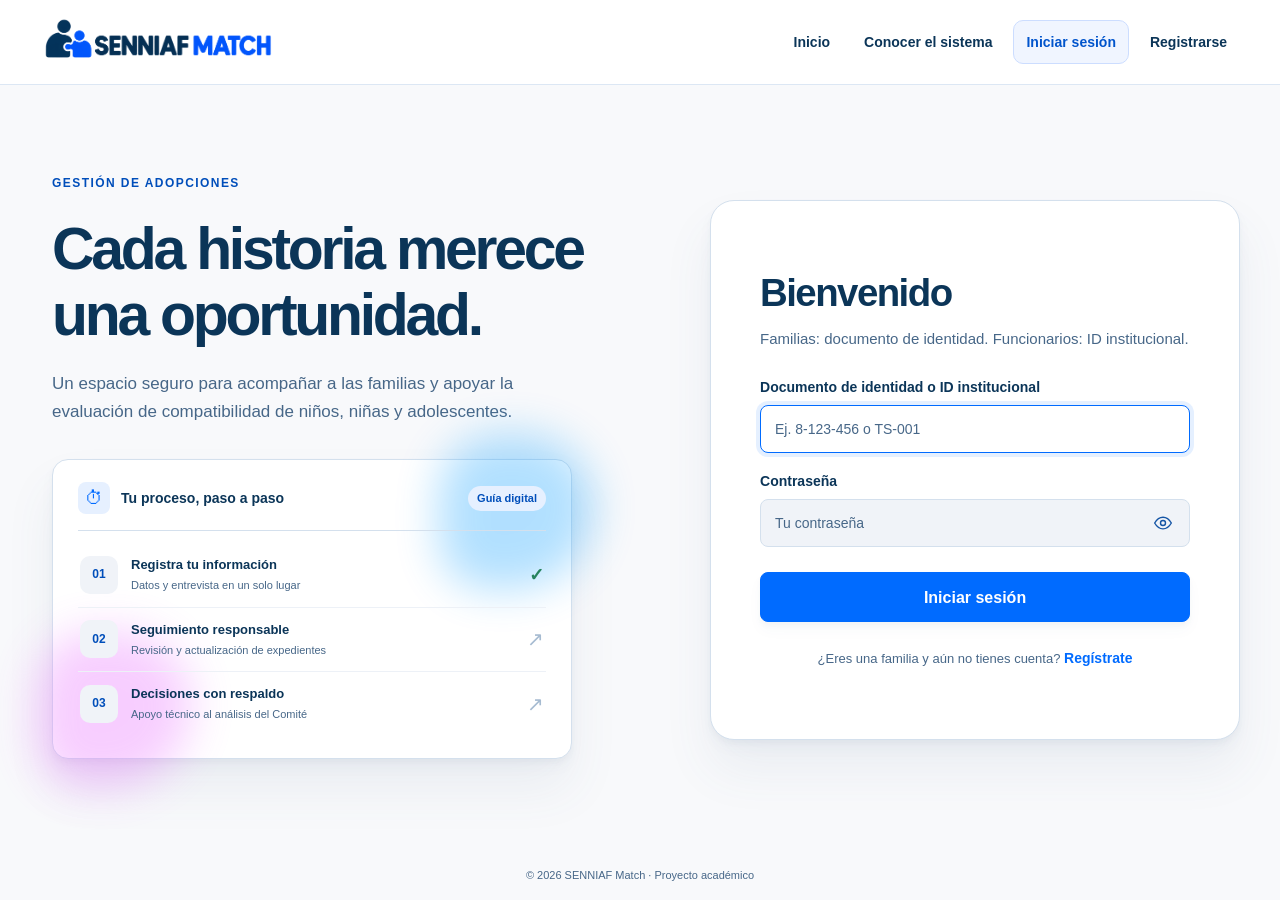
<file: src/main/resources/static/index.html>
<!DOCTYPE html>
<html lang="es">
<head>
<meta charset="UTF-8">
<meta name="viewport" content="width=device-width, initial-scale=1">
<title>SENNIAF Match · Acceso</title>
<link rel="stylesheet" href="senniaf.css">
<link rel="stylesheet" href="index.css">
<link rel="stylesheet" href="calendly-theme.css">
<link rel="stylesheet" href="calendly-login.css">
<link rel="stylesheet" href="publico.css">
<script src="publico.js" defer></script>
</head>
<body class="acceso-publico">
<header class="publico-barra"><div class="publico-contenedor publico-barra-interior">
  <a class="publico-marca" href="inicio.html" aria-label="SENNIAF Match · Inicio"><img src="img/logo.png" alt="SENNIAF Match" width="2171" height="724"></a>
  <nav class="publico-nav" aria-label="Navegación pública">
    <a href="inicio.html">Inicio</a><a href="conocer-sistema.html">Conocer el sistema</a>
    <a href="index.html" data-acceso="login">Iniciar sesión</a><a class="publico-registro" href="index.html#registro" data-acceso="registro">Registrarse</a>
  </nav>
</div></header>

<div class="escena">

  <aside class="marca">
    <span class="marca-eyebrow">GESTIÓN DE ADOPCIONES</span>
    <h2>Cada historia merece una oportunidad.</h2>
    <p>Un espacio seguro para acompañar a las familias y apoyar la evaluación de compatibilidad de niños, niñas y adolescentes.</p>
    <div class="proceso-vista" aria-label="Descripción del proceso en la plataforma">
      <div class="proceso-top">
        <span class="proceso-simbolo" aria-hidden="true">⏱︎</span>
        <strong>Tu proceso, paso a paso</strong>
        <span class="proceso-badge">Guía digital</span>
      </div>
      <div class="proceso-paso"><span class="paso-numero">01</span><div><strong>Registra tu información</strong><small>Datos y entrevista en un solo lugar</small></div><span class="paso-check" aria-hidden="true">✓</span></div>
      <div class="proceso-paso"><span class="paso-numero">02</span><div><strong>Seguimiento responsable</strong><small>Revisión y actualización de expedientes</small></div><span class="paso-flecha" aria-hidden="true">↗</span></div>
      <div class="proceso-paso"><span class="paso-numero">03</span><div><strong>Decisiones con respaldo</strong><small>Apoyo técnico al análisis del Comité</small></div><span class="paso-flecha" aria-hidden="true">↗</span></div>
    </div>
    
  </aside>

  <main class="panel">

    <!-- INICIO DE SESIÓN -->
    <section class="vista" id="vistaLogin">
      <h1>Bienvenido</h1>
      <p class="sub">Familias: documento de identidad. Funcionarios: ID institucional.</p>
      <form id="formLogin" novalidate>
        <label for="loginId">Documento de identidad o ID institucional</label>
        <input id="loginId" autocomplete="username" placeholder="Ej. 8-123-456 o TS-001" maxlength="160" required>
        <label for="loginPassword">Contraseña</label>
        <div class="acceso-password">
          <input id="loginPassword" type="password" maxlength="72" autocomplete="current-password" placeholder="Tu contraseña" required>
          <button type="button" id="mostrarPassword" aria-label="Mostrar contraseña" aria-controls="loginPassword">
            <svg viewBox="0 0 24 24" aria-hidden="true" focusable="false"><path d="M2 12s4-7 10-7 10 7 10 7-4 7-10 7S2 12 2 12 M15 12a3 3 0 1 1-6 0 3 3 0 0 1 6 0"/><path class="acceso-ojo-tachado" d="m3 3 18 18"/></svg>
          </button>
        </div>
        <div class="mensaje error acceso-error" id="msgLogin" role="alert">
          <svg viewBox="0 0 24 24" aria-hidden="true" focusable="false"><path d="m12 3 10 18H2z M12 9v5 M12 17h.01"/></svg><span id="textoErrorLogin"></span>
        </div>
        <button class="boton bloque" type="submit">Iniciar sesión</button>
      </form>
      <p class="pie">¿Eres una familia y aún no tienes cuenta?
        <button class="enlace" type="button" data-ir="vistaRegistro">Regístrate</button></p>
    </section>

    <!-- REGISTRO -->
    <section class="vista" id="vistaRegistro" hidden>
      <h1>Crea tu cuenta</h1>
      <p class="sub">Para familias que desean iniciar el proceso. El registro de acceso es distinto de la evaluación de idoneidad.</p>
      <form id="formRegistro" novalidate>
        <div class="dos">
          <div><label for="nombre">Nombre</label>
            <input id="nombre" autocomplete="given-name" maxlength="80" required></div>
          <div><label for="apellido">Apellido</label>
            <input id="apellido" autocomplete="family-name" maxlength="80" required></div>
        </div>
        <label for="tipoDocumento">Tipo de documento</label>
        <select id="tipoDocumento" required>
          <option value="">Selecciona…</option>
          <option value="CEDULA_PANAMENA">Cédula panameña</option>
          <option value="CEDULA_RESIDENTE">Cédula de extranjero residente</option>
          <option value="PASAPORTE">Pasaporte</option>
        </select>
        <label for="numeroDocumento">Número de documento</label>
        <input id="numeroDocumento" maxlength="30" autocomplete="off" autocapitalize="characters" spellcheck="false" placeholder="Selecciona el tipo de documento" aria-describedby="ayudaDocumento" required>
        <span id="ayudaDocumento" class="ayuda">Selecciona el tipo para consultar un ejemplo.</span>
        <label for="correo">Correo electrónico</label>
        <input id="correo" type="email" maxlength="160" autocomplete="email" placeholder="nombre@correo.com" required>
        <label for="password">Contraseña</label>
        <input id="password" type="password" maxlength="72" autocomplete="new-password" minlength="8" placeholder="Mínimo 8 caracteres" required>
        
        <button class="boton bloque" type="submit">Enviar código</button>
        <div class="mensaje" id="msgRegistro" role="alert"></div>
      </form>
      <p class="pie">¿Ya tienes cuenta?
        <button class="enlace" type="button" data-ir="vistaLogin">Inicia sesión</button></p>
    </section>

    <!-- VERIFICACIÓN -->
    <section class="vista" id="vistaCodigo" hidden>
      <h1>Revisa tu correo</h1>
      <p class="sub">Escribe el código de 6 dígitos que enviamos a <strong id="correoDestino"></strong></p>
      <form id="formCodigo" novalidate>
        <label for="codigo" class="sr">Código de verificación</label>
        <input id="codigo" inputmode="numeric" maxlength="6" autocomplete="one-time-code" placeholder="······" required>
        <button class="boton bloque" type="submit">Verificar y continuar</button>
        <div class="mensaje" id="msgCodigo" role="alert"></div>
        <div class="demo" id="avisoDemo" hidden>
          No se envió un correo. El código disponible en este entorno es <strong id="codigoDemo"></strong>
        </div>
      </form>
      <p class="pie">
        <button class="enlace" type="button" id="btnReenviar">Reenviar código</button> ·
        <button class="enlace" type="button" data-ir="vistaRegistro">Corregir mis datos</button></p>
    </section>

  </main>
</div>

<footer class="pie-pagina">© 2026 SENNIAF Match · Proyecto académico</footer>

<script src="senniaf.js"></script>
<script>
const DOCUMENTOS = {
 CEDULA_PANAMENA:{formato:/^(?:(?:1[0-3]|[1-9])(?:AV|PI)?-\d{1,4}-\d{1,6}|(?:PE|P|N)-\d{1,4}-\d{1,6})$/,ejemplo:'Ej. 8-123-456',ayuda:'Incluye los guiones. También se admiten las series PE, P, N, AV y PI.'},
 CEDULA_RESIDENTE:{formato:/^E-\d{1,4}-\d{1,8}$/,ejemplo:'Ej. E-8-123456',ayuda:'Escribe el prefijo E y los bloques separados por guiones.'},
 PASAPORTE:{formato:/^[A-Z0-9]{3,30}$/,ejemplo:'Ej. PA1234567',ayuda:'Entre 3 y 30 letras o números, sin espacios ni guiones.'}
};
const NOMBRE=/^[\p{L}][\p{L}\p{M} .'‘’·‐‑-]*$/u;
const $ = (id) => document.getElementById(id);
const normalizar = (v) => v.trim().toUpperCase();
const mostrar = (id) => { document.querySelectorAll('.vista').forEach(v => v.hidden = v.id !== id); const i=$(id).querySelector('input'); if(i)i.focus(); };
const mensaje = (id,texto,tipo='error') => { $(id).className='mensaje '+tipo; $(id).textContent=texto; };
const marcar = (input,malo) => CamposFormulario.error(input,malo?'Revisa este dato.':'');
document.querySelectorAll('form').forEach(f=>CamposFormulario.iniciar(f));
$('tipoDocumento').addEventListener('change',()=>{const d=DOCUMENTOS[$('tipoDocumento').value];$('numeroDocumento').placeholder=d?.ejemplo||'Selecciona el tipo de documento';$('ayudaDocumento').textContent=d?.ayuda||'Selecciona el tipo para consultar un ejemplo.';CamposFormulario.error($('numeroDocumento'),'');});
document.querySelectorAll('[data-ir]').forEach(b=>b.addEventListener('click',()=>mostrar(b.dataset.ir)));

let pendiente=null, temporizador=null;
function mostrarCodigoDemo(codigo){ $('codigoDemo').textContent=codigo || 'Enviado por correo'; $('avisoDemo').hidden=!codigo; }
function enfriarReenvio(){ let s=30,b=$('btnReenviar'); b.disabled=true; clearInterval(temporizador); temporizador=setInterval(()=>{b.textContent=s>0?`Reenviar código (${s--}s)`:'Reenviar código';if(s<0){b.disabled=false;clearInterval(temporizador);}},1000); }
async function api(url,options){ const r=await fetch(url,options); let d={}; try{d=await r.json();}catch(_){ } if(!r.ok){const error=new Error(d.mensaje || 'No se pudo completar la operación.');error.errores=d.errores;error.estado=r.status;throw error;} return d; }

$('formLogin').addEventListener('submit',async e=>{
 e.preventDefault(); const form=e.currentTarget; if(form.querySelector('[type=submit]').disabled)return; const id=normalizar($('loginId').value), password=$('loginPassword').value;
 if(!CamposFormulario.revisar(form))return;
 if(new TextEncoder().encode(password).length>72){CamposFormulario.error($('loginPassword'),'La contraseña admite hasta 72 bytes. Revisa el texto copiado.');return;}
 const boton=form.querySelector('[type=submit]');boton.disabled=true; $('textoErrorLogin').textContent='';
 try{
   const sesion=await api('/api/auth/login',{method:'POST',headers:{'Content-Type':'application/json'},body:JSON.stringify({identificador:id,password})});
   sessionStorage.setItem('senniaf.sesion',JSON.stringify(sesion));
   const destino=sesion.tipo==='FAMILIA'?await Sesion.destinoFamilia(sesion):Sesion.inicio(sesion); location.href=destino;
 }catch(err){
   const incorrectas=err.estado===401 || err.message==='Documento de identidad, ID institucional o contraseña incorrectos.';
   $('textoErrorLogin').textContent=incorrectas ? 'Usuario o contraseña incorrectos.'
     : err.estado===429 ? 'Demasiados intentos. Inténtalo más tarde.'
     : err.message==='Debes verificar tu correo antes de iniciar sesión.' ? err.message
     : err.estado ? 'El servicio no pudo iniciar la sesión. Inténtalo de nuevo.'
     : 'No se pudo conectar con el sistema. Revisa tu conexión e inténtalo de nuevo.';
 }finally{boton.disabled=false;}
});

$('formRegistro').addEventListener('submit',async e=>{
 e.preventDefault(); const form=e.currentTarget; if(form.querySelector('[type=submit]').disabled)return;
 const v={nombre:$('nombre').value.normalize('NFC').trim(),apellido:$('apellido').value.normalize('NFC').trim(),tipoDocumento:$('tipoDocumento').value,numeroDocumento:normalizar($('numeroDocumento').value),correo:$('correo').value.trim().toLowerCase(),password:$('password').value};
 if(!CamposFormulario.revisar(form))return;
 const errores={};
 for(const campo of ['nombre','apellido'])if(!NOMBRE.test(v[campo]))errores[campo]='Usa letras, espacios, tildes, apóstrofos o guiones; no números.';
 const documento=DOCUMENTOS[v.tipoDocumento];
 if(!documento)errores.tipoDocumento='Selecciona el tipo de documento.';
 else if(!documento.formato.test(v.numeroDocumento))errores.numeroDocumento='Revisa el formato. '+documento.ejemplo+'. '+documento.ayuda;
 if(new TextEncoder().encode(v.password).length>72)errores.password='La contraseña admite hasta 72 bytes; utiliza una combinación más corta.';
 if(Object.keys(errores).length){CamposFormulario.servidor(form,errores);return mensaje('msgRegistro','Revisa los campos señalados para continuar.');}
 const boton=form.querySelector('[type=submit]');boton.disabled=true;
 try{
   const d=await api('/api/auth/registro',{method:'POST',headers:{'Content-Type':'application/json'},body:JSON.stringify(v)});
   pendiente={identificador:d.identificador||v.numeroDocumento}; $('correoDestino').textContent=v.correo; mostrarCodigoDemo(d.codigoDemo); enfriarReenvio(); $('codigo').value=''; $('msgCodigo').className='mensaje'; mostrar('vistaCodigo');
 }catch(err){CamposFormulario.servidor(form,err.errores,{documentoValido:'numeroDocumento',cedula:'numeroDocumento'});mensaje('msgRegistro',err.message);}finally{boton.disabled=false;}
});

$('codigo').addEventListener('input',e=>e.target.value=e.target.value.replace(/\D/g,''));
$('formCodigo').addEventListener('submit',async e=>{
 e.preventDefault(); const form=e.currentTarget; if(form.querySelector('[type=submit]').disabled)return; if(!pendiente){mostrar('vistaRegistro');return mensaje('msgRegistro','Completa el registro para recibir un código.');} const codigo=$('codigo').value; if(!/^[0-9]{6}$/.test(codigo)){CamposFormulario.error($('codigo'),'Escribe los seis dígitos del código.');return mensaje('msgCodigo','El código tiene 6 dígitos.');}
 const boton=form.querySelector('[type=submit]');boton.disabled=true;
 try{
   const u=await api('/api/auth/verificar',{method:'POST',headers:{'Content-Type':'application/json'},body:JSON.stringify({cedula:pendiente.identificador,codigo})});
   sessionStorage.setItem('senniaf.sesion',JSON.stringify(u)); mensaje('msgCodigo','Correo verificado. Abriendo tu formulario…','exito'); setTimeout(()=>location.href='perfil.html',700);
 }catch(err){marcar($('codigo'),true);mensaje('msgCodigo',err.message);}finally{boton.disabled=false;}
});
$('btnReenviar').addEventListener('click',async()=>{if(!pendiente||$('btnReenviar').disabled)return;$('btnReenviar').disabled=true;try{const d=await api('/api/auth/reenviar',{method:'POST',headers:{'Content-Type':'application/json'},body:JSON.stringify({cedula:pendiente.identificador})});mostrarCodigoDemo(d.codigoDemo);mensaje('msgCodigo',d.mensaje || 'Se envió un código nuevo.','exito');enfriarReenvio();}catch(err){$('btnReenviar').disabled=false;mensaje('msgCodigo',err.message);}});
const passwordAcceso=$('loginPassword'), mostrarPassword=$('mostrarPassword');
mostrarPassword.addEventListener('click',()=>{
 const visible=passwordAcceso.type==='password';
 passwordAcceso.type=visible?'text':'password';
 mostrarPassword.classList.toggle('visible',visible);
 mostrarPassword.setAttribute('aria-label',visible?'Ocultar contraseña':'Mostrar contraseña');
});
$('loginId').focus();
</script>
</body>
</html>
</file>
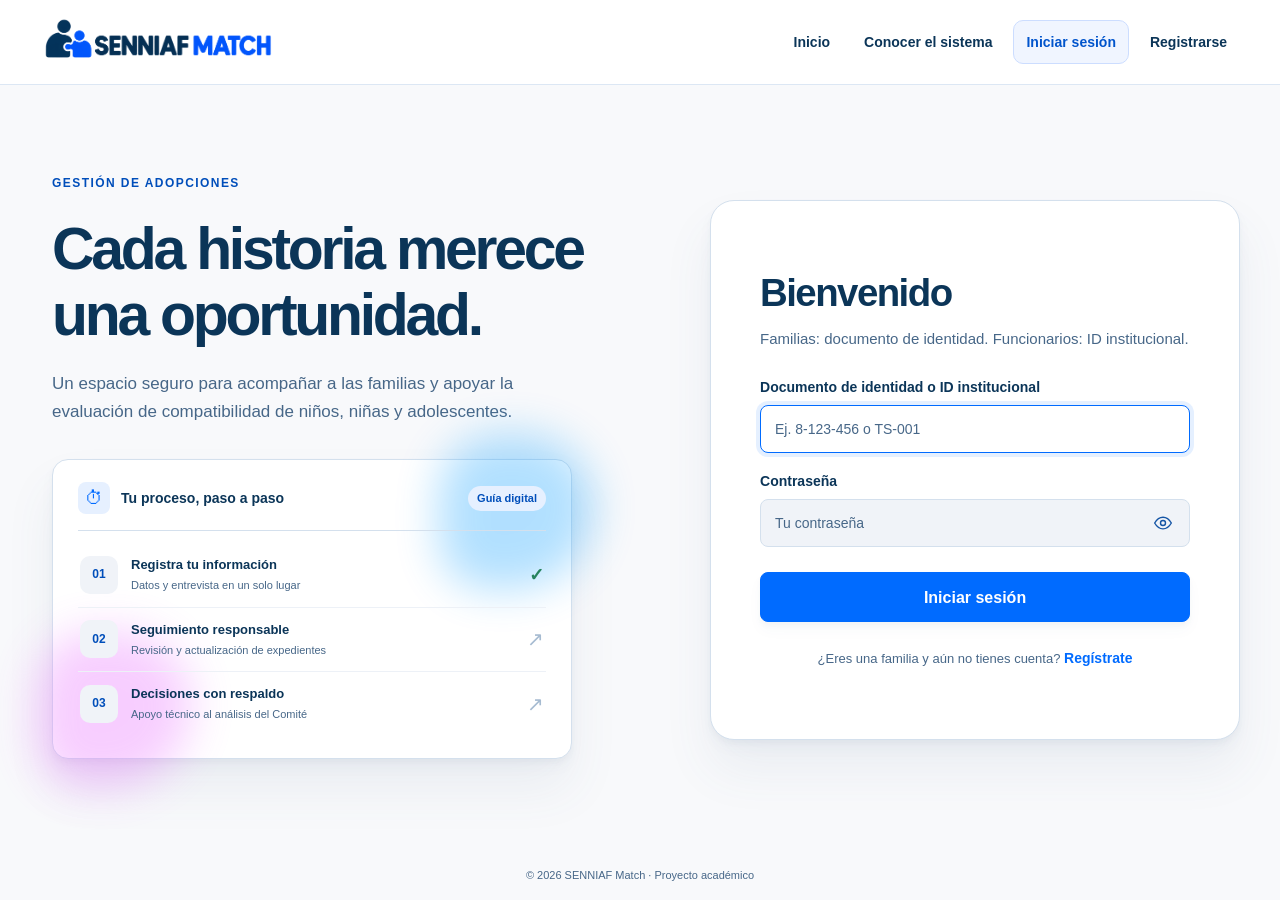
<file: src/main/resources/static/citas.html>
<!DOCTYPE html>
<html lang="es">
<head>
<meta charset="UTF-8"><meta name="viewport" content="width=device-width, initial-scale=1">
<title>SENNIAF Match · Citas</title>
<link rel="stylesheet" href="senniaf.css"><link rel="stylesheet" href="calendly-theme.css">
<link rel="stylesheet" href="profesionales.css"><link rel="stylesheet" href="sprint8-acabados.css"><link rel="stylesheet" href="citas.css">
</head>
<body class="s8-acabado citas-pagina">
<header class="topbar"><div class="topbar-in"><a class="topbar-marca" href="match.html"><img src="img/logo.png" width="235" height="49" alt="SENNIAF Match"><span></span></a><div id="usuario" class="usuario"></div></div></header>
<main id="contenido"><p role="status">Cargando citas…</p></main>
<footer class="pie-pagina">© 2026 SENNIAF Match · Proyecto académico</footer>
<script src="senniaf.js"></script><script src="profesionales.js"></script><script src="citas.js"></script>
</body>
</html>
</file>
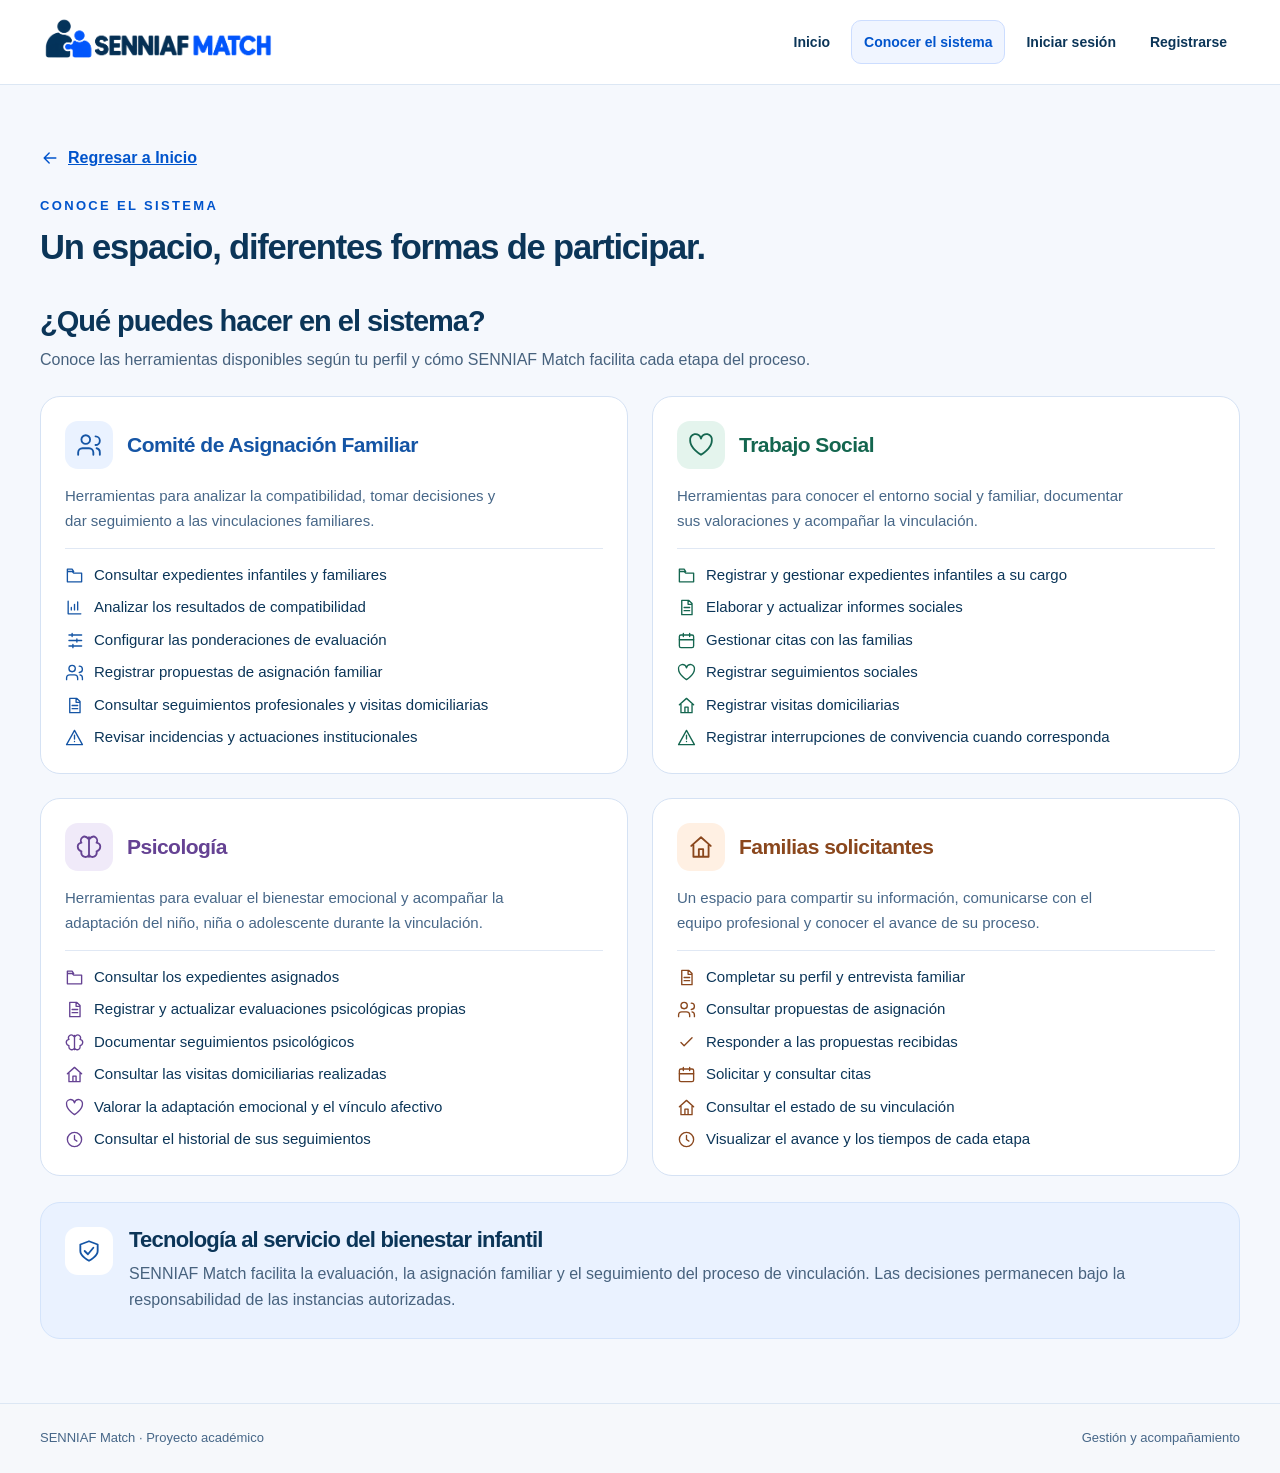
<file: src/main/resources/static/conocer-sistema.html>
<!DOCTYPE html>
<html lang="es">
<head>
<meta charset="UTF-8">
<meta name="viewport" content="width=device-width, initial-scale=1">
<meta name="description" content="Conoce las herramientas de SENNIAF Match según tu tipo de acceso.">
<title>SENNIAF Match · Conocer el sistema</title>
<link rel="stylesheet" href="senniaf.css">
<link rel="stylesheet" href="calendly-theme.css">
<link rel="stylesheet" href="inicio.css">
<link rel="stylesheet" href="publico.css">
<script src="publico.js" defer></script>
</head>
<body class="inicio-publico">
<a class="inicio-saltar" href="#contenido">Saltar al contenido</a>
<svg class="inicio-simbolos" aria-hidden="true" focusable="false" width="0" height="0">
  <defs>
    <symbol id="icono-grupo" viewBox="0 0 24 24"><path d="M16 21v-2a4 4 0 0 0-4-4H6a4 4 0 0 0-4 4v2 M9 11a4 4 0 1 0 0-8 4 4 0 0 0 0 8 M18 4a4 4 0 0 1 0 8 M22 21v-2a4 4 0 0 0-3-4"/></symbol>
    <symbol id="icono-corazon" viewBox="0 0 24 24"><path d="M12 21S2 15 2 8a5 5 0 0 1 10-2A5 5 0 0 1 22 8c0 7-10 13-10 13z"/></symbol>
    <symbol id="icono-cerebro" viewBox="0 0 24 24"><path d="M12 3v18 M12 5C7-1 3 5 5 8c-5 1-4 7 0 8-1 5 5 7 7 3 M12 5c5-6 9 0 7 3 5 1 4 7 0 8 1 5-5 7-7 3"/></symbol>
    <symbol id="icono-hogar" viewBox="0 0 24 24"><path d="m3 11 9-8 9 8 M5 10v11h14V10M10 21v-7h4v7"/></symbol>
    <symbol id="icono-carpeta" viewBox="0 0 24 24"><path d="M3 7h6l2 2h10v11H3z M3 7V4h6l2 3"/></symbol>
    <symbol id="icono-documento" viewBox="0 0 24 24"><path d="M6 3h9l4 4v14H6z M14 3v5h5M9 12h7M9 16h7"/></symbol>
    <symbol id="icono-calendario" viewBox="0 0 24 24"><rect x="3" y="5" width="18" height="16" rx="2"/><path d="M16 3v4M8 3v4M3 11h18"/></symbol>
    <symbol id="icono-criterios" viewBox="0 0 24 24"><path d="M5 5h16M5 12h16M5 19h16 M9 3v4M15 10v4M10 17v4"/></symbol>
    <symbol id="icono-analisis" viewBox="0 0 24 24"><path d="M4 4v16h16M8 15v-3M12 15V8M16 15V5"/></symbol>
    <symbol id="icono-comprobar" viewBox="0 0 24 24"><path d="m5 12 4 4L19 6"/></symbol>
    <symbol id="icono-reloj" viewBox="0 0 24 24"><path d="M12 7v5l3 2 M21 12a9 9 0 1 1-18 0 9 9 0 0 1 18 0"/></symbol>
    <symbol id="icono-incidencia" viewBox="0 0 24 24"><path d="m12 3 10 18H2z M12 9v5 M12 17h.01"/></symbol>
    <symbol id="icono-escudo" viewBox="0 0 24 24"><path d="m12 3 8 3v6c0 5-8 9-8 9s-8-4-8-9V6zM8 12l3 3 5-6"/></symbol>
  </defs>
</svg>
<header class="publico-barra"><div class="publico-contenedor publico-barra-interior">
  <a class="publico-marca" href="inicio.html" aria-label="SENNIAF Match · Inicio"><img src="img/logo.png" alt="SENNIAF Match" width="2171" height="724"></a>
  <nav class="publico-nav" aria-label="Navegación pública">
    <a href="inicio.html">Inicio</a><a href="conocer-sistema.html">Conocer el sistema</a>
    <a href="index.html" data-acceso="login">Iniciar sesión</a><a class="publico-registro" href="index.html#registro" data-acceso="registro">Registrarse</a>
  </nav>
</div></header>
<main id="contenido" tabindex="-1">
  <section id="conocer-sistema" class="inicio-sistema" aria-labelledby="titulo-sistema" tabindex="-1">
    <div class="inicio-contenedor">
      <p class="publico-regreso"><a href="inicio.html"><svg class="inicio-icono" aria-hidden="true" focusable="false" viewBox="0 0 24 24"><path d="M19 12H5m6-6-6 6 6 6"/></svg>Regresar a Inicio</a></p>
      <div class="conocer-intro">
        <p class="inicio-etiqueta">CONOCE EL SISTEMA</p>
        <h1 id="titulo-sistema">Un espacio, diferentes formas de participar.</h1>
      </div>
      <section class="conocer-perfiles" aria-labelledby="titulo-perfiles">
        <div class="conocer-perfiles-cabecera">
          <h2 id="titulo-perfiles">¿Qué puedes hacer en el sistema?</h2>
          <p>Conoce las herramientas disponibles según tu perfil y cómo SENNIAF Match facilita cada etapa del proceso.</p>
        </div>
        <div class="inicio-roles">
          <article class="inicio-rol conocer-rol conocer-rol-comite" aria-labelledby="rol-comite">
            <div class="conocer-rol-cabecera">
              <span class="inicio-rol-icono"><svg class="inicio-icono" aria-hidden="true" focusable="false"><use href="#icono-grupo"/></svg></span>
              <h3 id="rol-comite">Comité de Asignación Familiar</h3>
            </div>
            <p>Herramientas para analizar la compatibilidad, tomar decisiones y dar seguimiento a las vinculaciones familiares.</p>
            <ul class="conocer-funciones">
              <li><svg class="inicio-icono" aria-hidden="true" focusable="false"><use href="#icono-carpeta"/></svg><span>Consultar expedientes infantiles y familiares</span></li>
              <li><svg class="inicio-icono" aria-hidden="true" focusable="false"><use href="#icono-analisis"/></svg><span>Analizar los resultados de compatibilidad</span></li>
              <li><svg class="inicio-icono" aria-hidden="true" focusable="false"><use href="#icono-criterios"/></svg><span>Configurar las ponderaciones de evaluación</span></li>
              <li><svg class="inicio-icono" aria-hidden="true" focusable="false"><use href="#icono-grupo"/></svg><span>Registrar propuestas de asignación familiar</span></li>
              <li><svg class="inicio-icono" aria-hidden="true" focusable="false"><use href="#icono-documento"/></svg><span>Consultar seguimientos profesionales y visitas domiciliarias</span></li>
              <li><svg class="inicio-icono" aria-hidden="true" focusable="false"><use href="#icono-incidencia"/></svg><span>Revisar incidencias y actuaciones institucionales</span></li>
            </ul>
          </article>
          <article class="inicio-rol conocer-rol conocer-rol-social" aria-labelledby="rol-social">
            <div class="conocer-rol-cabecera">
              <span class="inicio-rol-icono"><svg class="inicio-icono" aria-hidden="true" focusable="false"><use href="#icono-corazon"/></svg></span>
              <h3 id="rol-social">Trabajo Social</h3>
            </div>
            <p>Herramientas para conocer el entorno social y familiar, documentar sus valoraciones y acompañar la vinculación.</p>
            <ul class="conocer-funciones">
              <li><svg class="inicio-icono" aria-hidden="true" focusable="false"><use href="#icono-carpeta"/></svg><span>Registrar y gestionar expedientes infantiles a su cargo</span></li>
              <li><svg class="inicio-icono" aria-hidden="true" focusable="false"><use href="#icono-documento"/></svg><span>Elaborar y actualizar informes sociales</span></li>
              <li><svg class="inicio-icono" aria-hidden="true" focusable="false"><use href="#icono-calendario"/></svg><span>Gestionar citas con las familias</span></li>
              <li><svg class="inicio-icono" aria-hidden="true" focusable="false"><use href="#icono-corazon"/></svg><span>Registrar seguimientos sociales</span></li>
              <li><svg class="inicio-icono" aria-hidden="true" focusable="false"><use href="#icono-hogar"/></svg><span>Registrar visitas domiciliarias</span></li>
              <li><svg class="inicio-icono" aria-hidden="true" focusable="false"><use href="#icono-incidencia"/></svg><span>Registrar interrupciones de convivencia cuando corresponda</span></li>
            </ul>
          </article>
          <article class="inicio-rol conocer-rol conocer-rol-psicologia" aria-labelledby="rol-psicologia">
            <div class="conocer-rol-cabecera">
              <span class="inicio-rol-icono"><svg class="inicio-icono" aria-hidden="true" focusable="false"><use href="#icono-cerebro"/></svg></span>
              <h3 id="rol-psicologia">Psicología</h3>
            </div>
            <p>Herramientas para evaluar el bienestar emocional y acompañar la adaptación del niño, niña o adolescente durante la vinculación.</p>
            <ul class="conocer-funciones">
              <li><svg class="inicio-icono" aria-hidden="true" focusable="false"><use href="#icono-carpeta"/></svg><span>Consultar los expedientes asignados</span></li>
              <li><svg class="inicio-icono" aria-hidden="true" focusable="false"><use href="#icono-documento"/></svg><span>Registrar y actualizar evaluaciones psicológicas propias</span></li>
              <li><svg class="inicio-icono" aria-hidden="true" focusable="false"><use href="#icono-cerebro"/></svg><span>Documentar seguimientos psicológicos</span></li>
              <li><svg class="inicio-icono" aria-hidden="true" focusable="false"><use href="#icono-hogar"/></svg><span>Consultar las visitas domiciliarias realizadas</span></li>
              <li><svg class="inicio-icono" aria-hidden="true" focusable="false"><use href="#icono-corazon"/></svg><span>Valorar la adaptación emocional y el vínculo afectivo</span></li>
              <li><svg class="inicio-icono" aria-hidden="true" focusable="false"><use href="#icono-reloj"/></svg><span>Consultar el historial de sus seguimientos</span></li>
            </ul>
          </article>
          <article class="inicio-rol conocer-rol conocer-rol-familias" aria-labelledby="rol-familias">
            <div class="conocer-rol-cabecera">
              <span class="inicio-rol-icono"><svg class="inicio-icono" aria-hidden="true" focusable="false"><use href="#icono-hogar"/></svg></span>
              <h3 id="rol-familias">Familias solicitantes</h3>
            </div>
            <p>Un espacio para compartir su información, comunicarse con el equipo profesional y conocer el avance de su proceso.</p>
            <ul class="conocer-funciones">
              <li><svg class="inicio-icono" aria-hidden="true" focusable="false"><use href="#icono-documento"/></svg><span>Completar su perfil y entrevista familiar</span></li>
              <li><svg class="inicio-icono" aria-hidden="true" focusable="false"><use href="#icono-grupo"/></svg><span>Consultar propuestas de asignación</span></li>
              <li><svg class="inicio-icono" aria-hidden="true" focusable="false"><use href="#icono-comprobar"/></svg><span>Responder a las propuestas recibidas</span></li>
              <li><svg class="inicio-icono" aria-hidden="true" focusable="false"><use href="#icono-calendario"/></svg><span>Solicitar y consultar citas</span></li>
              <li><svg class="inicio-icono" aria-hidden="true" focusable="false"><use href="#icono-hogar"/></svg><span>Consultar el estado de su vinculación</span></li>
              <li><svg class="inicio-icono" aria-hidden="true" focusable="false"><use href="#icono-reloj"/></svg><span>Visualizar el avance y los tiempos de cada etapa</span></li>
            </ul>
          </article>
        </div>
      </section>
      <section class="conocer-mensaje" aria-labelledby="titulo-mensaje">
        <span class="inicio-rol-icono"><svg class="inicio-icono" aria-hidden="true" focusable="false"><use href="#icono-escudo"/></svg></span>
        <div>
          <h2 id="titulo-mensaje">Tecnología al servicio del bienestar infantil</h2>
          <p>SENNIAF Match facilita la evaluación, la asignación familiar y el seguimiento del proceso de vinculación. Las decisiones permanecen bajo la responsabilidad de las instancias autorizadas.</p>
        </div>
      </section>
    </div>
  </section>
</main>
<footer class="inicio-pie"><div class="inicio-contenedor"><span>SENNIAF Match · Proyecto académico</span><span>Gestión y acompañamiento</span></div></footer>
</body>
</html>
</file>
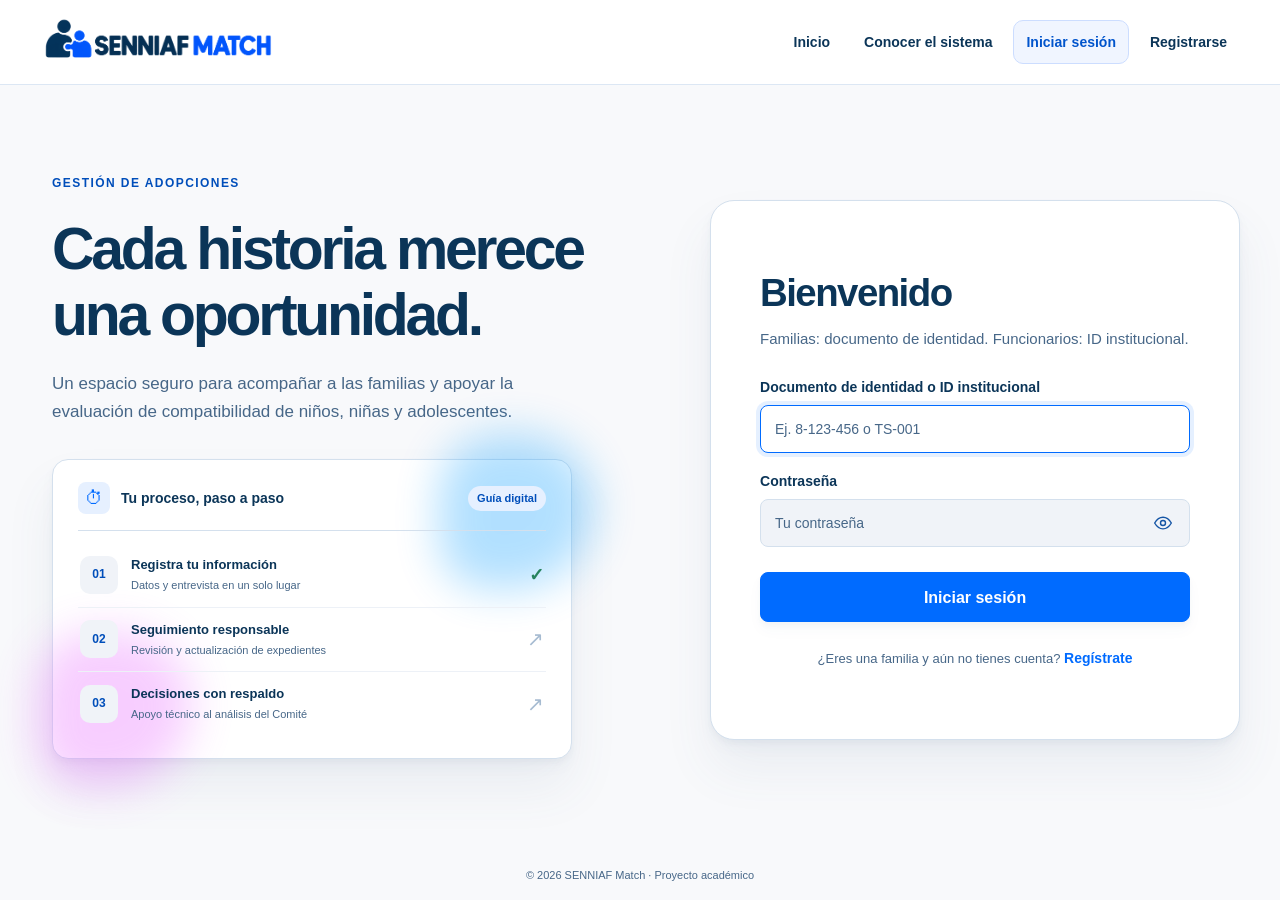
<file: src/main/resources/static/funcionario.html>
<!DOCTYPE html>
<html lang="es">
<head>
<link rel="preload" as="image" href="img/logo.png"><meta charset="UTF-8"><meta name="viewport" content="width=device-width, initial-scale=1"><title>SENNIAF Match · Inicio</title>
<link rel="stylesheet" href="senniaf.css"><link rel="stylesheet" href="funcionario.css"><link rel="stylesheet" href="calendly-theme.css"><link rel="stylesheet" href="profesionales.css"></head>
<body><header class="topbar"><div class="topbar-in"><a class="topbar-marca" href="funcionario.html"><img fetchpriority="high" decoding="sync" width="235" height="49" src="img/logo.png" alt="SENNIAF Match"><span></span></a><div class="usuario" id="usuario"></div></div></header>
<main id="inicioProfesional"><div id="estadoInicio" role="status"></div></main><footer class="pie-pagina">© 2026 SENNIAF Match · Proyecto académico</footer>
<script src="senniaf.js"></script><script src="profesionales.js"></script><script>
const sesion=Sesion.requerir(['TRABAJADOR_SOCIAL','PSICOLOGO']);
if(sesion){
  Profesionales.iniciar(sesion,'inicio');const social=sesion.rol==='TRABAJADOR_SOCIAL',icono=nombre=>Profesionales.icono(nombre);
  document.getElementById('inicioProfesional').innerHTML=Profesionales.encabezado('Te damos la bienvenida',social?'Consulta los expedientes a tu cargo o registra un nuevo perfil infantil.':'Consulta tus expedientes asignados y continúa con las evaluaciones psicológicas.',social?'personas':'psicologia')+`
    <div class="pro-dashboard"><section class="tarjeta pro-modulo"><span class="pro-simbolo">${icono('carpeta')}</span><h2>Mis expedientes</h2><p>${social?'Consulta y actualiza los perfiles infantiles a tu cargo.':'Revisa los casos que tienes asignados y abre sus evaluaciones.'}</p><a class="boton" href="perfiles.html">Ver expedientes ${icono('flecha')}</a></section>
    <section class="tarjeta pro-modulo ${social?'verde':'violeta'}"><span class="pro-simbolo">${icono(social?'nuevo':'psicologia')}</span><h2>${social?'Registrar perfil':'Información psicológica'}</h2><p>${social?'Completa la información de un niño, niña o adolescente.':'Registra una evaluación desde el expediente correspondiente.'}</p><a class="boton ${social?'verde':''}" href="${social?'perfil.html':'perfiles.html'}">${social?'Registrar perfil':'Abrir un expediente'} ${icono('flecha')}</a></section></div>
    <section id="expedientesRecientes" hidden><h2 class="pro-subtitulo">Acceso rápido</h2><div class="tarjeta"><div class="pro-fila-titulo"><div><h2>Expedientes recientes</h2><p>Accede directamente a un expediente.</p></div><a class="boton secundario chico" href="perfiles.html">Ver todos ${icono('flecha')}</a></div><div id="listaRecientes"></div></div></section><p id="estadoInicio" role="status"></p>`;
  const flash=sessionStorage.getItem('senniaf.flash');if(flash){document.getElementById('estadoInicio').textContent=flash;sessionStorage.removeItem('senniaf.flash');}
  fetch('/api/ninos',{headers:Sesion.encabezados()}).then(async r=>{if(!r.ok)throw new Error('No se pudieron cargar los expedientes recientes.');return r.json();}).then(datos=>{
    const recientes=[...datos].sort((a,b)=>String(b.fechaRegistro||'').localeCompare(String(a.fechaRegistro||''))).slice(0,3);if(!recientes.length)return;
    document.getElementById('expedientesRecientes').hidden=false;document.getElementById('listaRecientes').innerHTML=recientes.map(p=>`<article class="pro-reciente"><span class="pro-simbolo">${icono('carpeta')}</span><div><strong>${limpiarHtml(p.codigoCaso)}</strong><p>${social?'Información del expediente':'Información psicológica'}</p></div><a class="boton secundario chico" href="perfiles.html?caso=${encodeURIComponent(p.codigoCaso)}${social?'':'#panelEvaluaciones'}">Abrir ${icono('flecha')}</a></article>`).join('');
  }).catch(e=>document.getElementById('estadoInicio').textContent=e.message);
}
</script></body></html>
</file>
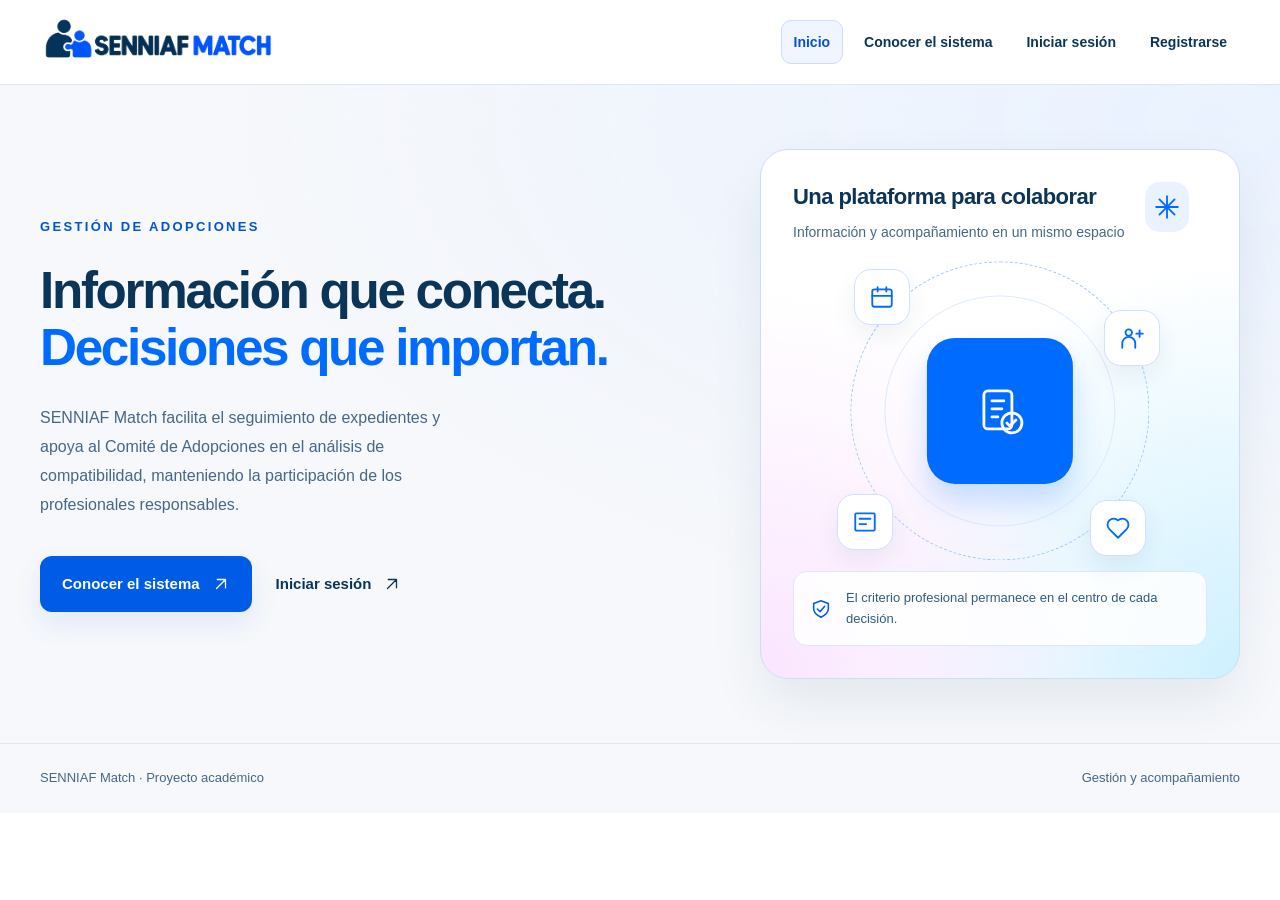
<file: src/main/resources/static/inicio.html>
<!DOCTYPE html>
<html lang="es">
<head>
<meta charset="UTF-8">
<meta name="viewport" content="width=device-width, initial-scale=1">
<meta name="description" content="Conoce SENNIAF Match: seguimiento de expedientes y apoyo al análisis de compatibilidad para profesionales y familias.">
<title>SENNIAF Match · Inicio</title>
<link rel="stylesheet" href="senniaf.css">
<link rel="stylesheet" href="calendly-theme.css">
<link rel="stylesheet" href="inicio.css">
<link rel="stylesheet" href="publico.css">
<script src="publico.js" defer></script>
</head>
<body class="inicio-publico">
<a class="inicio-saltar" href="#contenido">Saltar al contenido</a>
<svg class="inicio-simbolos" aria-hidden="true" focusable="false" width="0" height="0"><defs><symbol id="icono-calendario" viewBox="0 0 24 24"><rect x="3" y="5" width="18" height="16" rx="2"/><path d="M16 3v4M8 3v4M3 11h18"/></symbol>
<symbol id="icono-persona" viewBox="0 0 24 24"><circle cx="12" cy="7" r="4"/><path d="M4 21v-3a8 8 0 0 1 16 0v3"/></symbol>
<symbol id="icono-persona-mas" viewBox="0 0 24 24"><circle cx="9" cy="7" r="3"/><path d="M3 21v-4a6 6 0 0 1 12 0v4M19 5v6M16 8h6"/></symbol>
<symbol id="icono-corazon" viewBox="0 0 24 24"><path d="m12 21-8-8A5 5 0 0 1 12 5a5 5 0 0 1 8 8z"/></symbol>
<symbol id="icono-ficha" viewBox="0 0 24 24"><rect x="3" y="4" width="18" height="16" rx="1"/><path d="M7 9h10M7 14h6"/></symbol>
<symbol id="icono-escudo" viewBox="0 0 24 24"><path d="m12 3 8 3v6c0 5-8 9-8 9s-8-4-8-9V6zM8 12l3 3 5-6"/></symbol>
<symbol id="icono-documento" viewBox="0 0 24 24"><rect x="5" y="3" width="14" height="18" rx="2"/><path d="M9 7h6M9 11h6M9 15h3"/></symbol>
<symbol id="icono-balanza" viewBox="0 0 24 24"><path d="M12 3v18M7 21h10M3 7h18M6 7l-4 7h8zM18 7l-4 7h8z"/></symbol>
<symbol id="icono-cerebro" viewBox="0 0 24 24"><path d="M12 5a4 4 0 0 0-7-2 4 4 0 0 0-2 6 5 5 0 0 0 1 9 4 4 0 0 0 8 1V5a4 4 0 0 1 7-2 4 4 0 0 1 2 6 5 5 0 0 1-1 9 4 4 0 0 1-8 1"/></symbol>
<symbol id="icono-respaldo" viewBox="0 0 24 24"><rect x="4" y="2" width="14" height="19" rx="2"/><path d="M8 7h6M8 11h5M8 15h3"/><circle cx="18" cy="18" r="5"/><path d="m15.5 18 1.5 1.5 3-3"/></symbol>
<symbol id="icono-destello" viewBox="0 0 24 24"><path d="M12 2v20M2 12h20M5 5l14 14M5 19l14-14"/></symbol>
<symbol id="icono-flecha" viewBox="0 0 24 24"><path d="M12 4v16m-5-5 5 5 5-5"/></symbol>
<symbol id="icono-acceso" viewBox="0 0 24 24"><path d="M6 18 18 6M7 6h11v11"/></symbol></defs></svg>
<header class="publico-barra"><div class="publico-contenedor publico-barra-interior">
  <a class="publico-marca" href="inicio.html" aria-label="SENNIAF Match · Inicio"><img src="img/logo.png" alt="SENNIAF Match" width="2171" height="724"></a>
  <nav class="publico-nav" aria-label="Navegación pública">
    <a href="inicio.html">Inicio</a><a href="conocer-sistema.html">Conocer el sistema</a>
    <a href="index.html" data-acceso="login">Iniciar sesión</a><a class="publico-registro" href="index.html#registro" data-acceso="registro">Registrarse</a>
  </nav>
</div></header>
<main id="contenido" tabindex="-1">
  <section class="inicio-portada" aria-labelledby="titulo-inicio">
    <div class="inicio-contenedor inicio-columnas">
      <div class="inicio-presentacion">
        <p class="inicio-etiqueta">GESTIÓN DE ADOPCIONES</p>
        <h1 id="titulo-inicio">Información que conecta.<br><span>Decisiones que importan.</span></h1>
        <p class="inicio-descripcion">SENNIAF Match facilita el seguimiento de expedientes y apoya al Comité de Adopciones en el análisis de compatibilidad, manteniendo la participación de los profesionales responsables.</p>
        <div class="inicio-acciones">
          <a class="inicio-boton" href="conocer-sistema.html">Conocer el sistema <svg class="inicio-icono" aria-hidden="true" focusable="false"><use href="#icono-acceso"/></svg></a>
          <a class="inicio-acceso" href="index.html">Iniciar sesión <svg class="inicio-icono" aria-hidden="true" focusable="false"><use href="#icono-acceso"/></svg></a>
        </div>
      </div>
      <div class="inicio-visual">
        <div class="inicio-visual-cabecera">
          <div><h2>Una plataforma para colaborar</h2><p>Información y acompañamiento en un mismo espacio</p></div>
          <span class="inicio-destello"><svg class="inicio-icono" aria-hidden="true" focusable="false"><use href="#icono-destello"/></svg></span>
        </div>
        <div class="inicio-conexion" aria-hidden="true">
          <span class="inicio-orbita inicio-orbita-exterior"></span>
          <span class="inicio-orbita inicio-orbita-interior"></span>
          <span class="inicio-nucleo"><svg class="inicio-icono" aria-hidden="true" focusable="false"><use href="#icono-respaldo"/></svg></span>
          <span class="inicio-nodo inicio-nodo-calendario"><svg class="inicio-icono" aria-hidden="true" focusable="false"><use href="#icono-calendario"/></svg></span>
          <span class="inicio-nodo inicio-nodo-persona"><svg class="inicio-icono" aria-hidden="true" focusable="false"><use href="#icono-persona-mas"/></svg></span>
          <span class="inicio-nodo inicio-nodo-ficha"><svg class="inicio-icono" aria-hidden="true" focusable="false"><use href="#icono-ficha"/></svg></span>
          <span class="inicio-nodo inicio-nodo-corazon"><svg class="inicio-icono" aria-hidden="true" focusable="false"><use href="#icono-corazon"/></svg></span>
        </div>
        <p class="inicio-criterio"><svg class="inicio-icono" aria-hidden="true" focusable="false"><use href="#icono-escudo"/></svg><span>El criterio profesional permanece en el centro de cada decisión.</span></p>
      </div>
    </div>
  </section>
</main>
<footer class="inicio-pie"><div class="inicio-contenedor"><span>SENNIAF Match · Proyecto académico</span><span>Gestión y acompañamiento</span></div></footer>
</body>
</html>
</file>
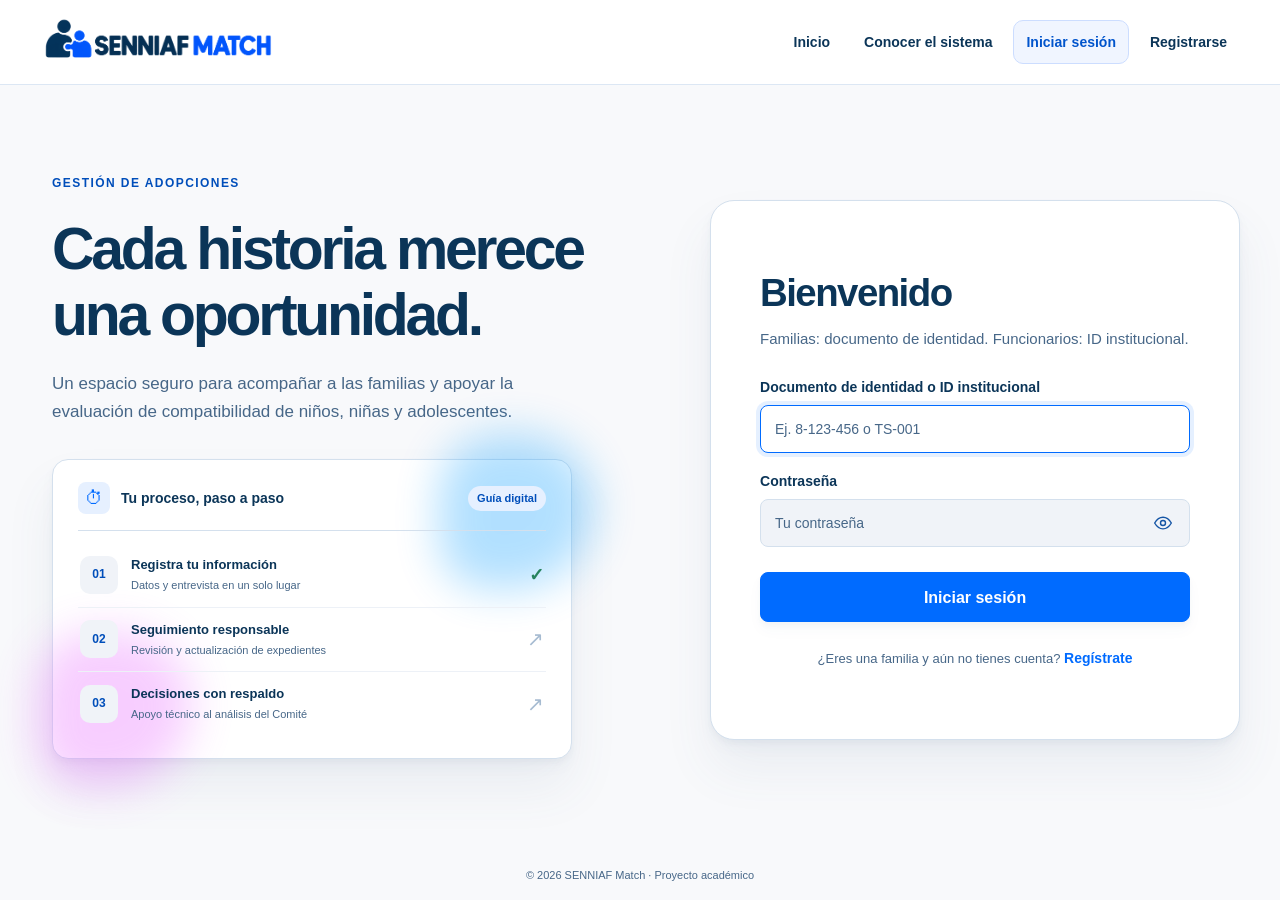
<file: src/main/resources/static/match.html>
<!DOCTYPE html>
<html lang="es">
<head>
<link rel="preload" as="image" href="img/logo.png">
<meta charset="UTF-8">
<meta name="viewport" content="width=device-width, initial-scale=1">
<title>SENNIAF Match · Motor de match</title>
<link rel="stylesheet" href="senniaf.css">
<link rel="stylesheet" href="match.css">
<link rel="stylesheet" href="calendly-theme.css">
<link rel="stylesheet" href="profesionales.css">
<link rel="stylesheet" href="sprint8-acabados.css">
</head>
<body>
<header class="topbar"><div class="topbar-in">
  <a class="topbar-marca" href="#"><img fetchpriority="high" decoding="sync" width="235" height="49" src="img/logo.png" alt="SENNIAF"><span></span></a>
  <div class="usuario" id="usuario"></div>
</div></header>
<section id="avisosPendientes" class="tarjeta avisos-globales" hidden aria-live="polite"></section>
<main id="contenido"></main>
<footer class="pie-pagina">© 2026 SENNIAF Match · Proyecto académico</footer>

<script src="senniaf.js"></script>
<script src="profesionales.js"></script>
<script src="comite.js"></script>
<script src="vinculaciones.js"></script>
<script src="familia.js"></script>
<script>
const $ = (id) => document.getElementById(id);
const esc = (t) => String(t).replace(/[&<>"]/g, (c) => ({ '&': '&amp;', '<': '&lt;', '>': '&gt;', '"': '&quot;' }[c]));

const sesion = Sesion.requerir(['FAMILIA', 'COMITE']);
if (sesion) {
  if(sesion.rol==='COMITE')vistaComite();
  else {vistaFamilia();setInterval(()=>{if(!document.hidden)vistaFamilia();},15000);document.addEventListener('visibilitychange',()=>{if(!document.hidden)vistaFamilia();});}
}
let ultimaVersionVistaFamilia=null;

/* =====================================================================
   VISTA DE LA FAMILIA
   La familia ve en qué etapa va su proceso y cómo se decide. Nunca ve
   puntajes, ni perfiles de niños o niñas, ni a otras familias.
   ===================================================================== */
async function vistaFamilia() { await Familia.mostrar(sesion); }

/* =====================================================================
   VISTA DEL COMITÉ DE ASIGNACIÓN FAMILIAR
   El ranking y las decisiones provienen del backend con PostgreSQL.
   Cada factor llega como [puntos, razón] y el total es la suma.
   ===================================================================== */
async function vistaComite() { await Comite.iniciar(sesion); }
</script>
</body>
</html>
</file>
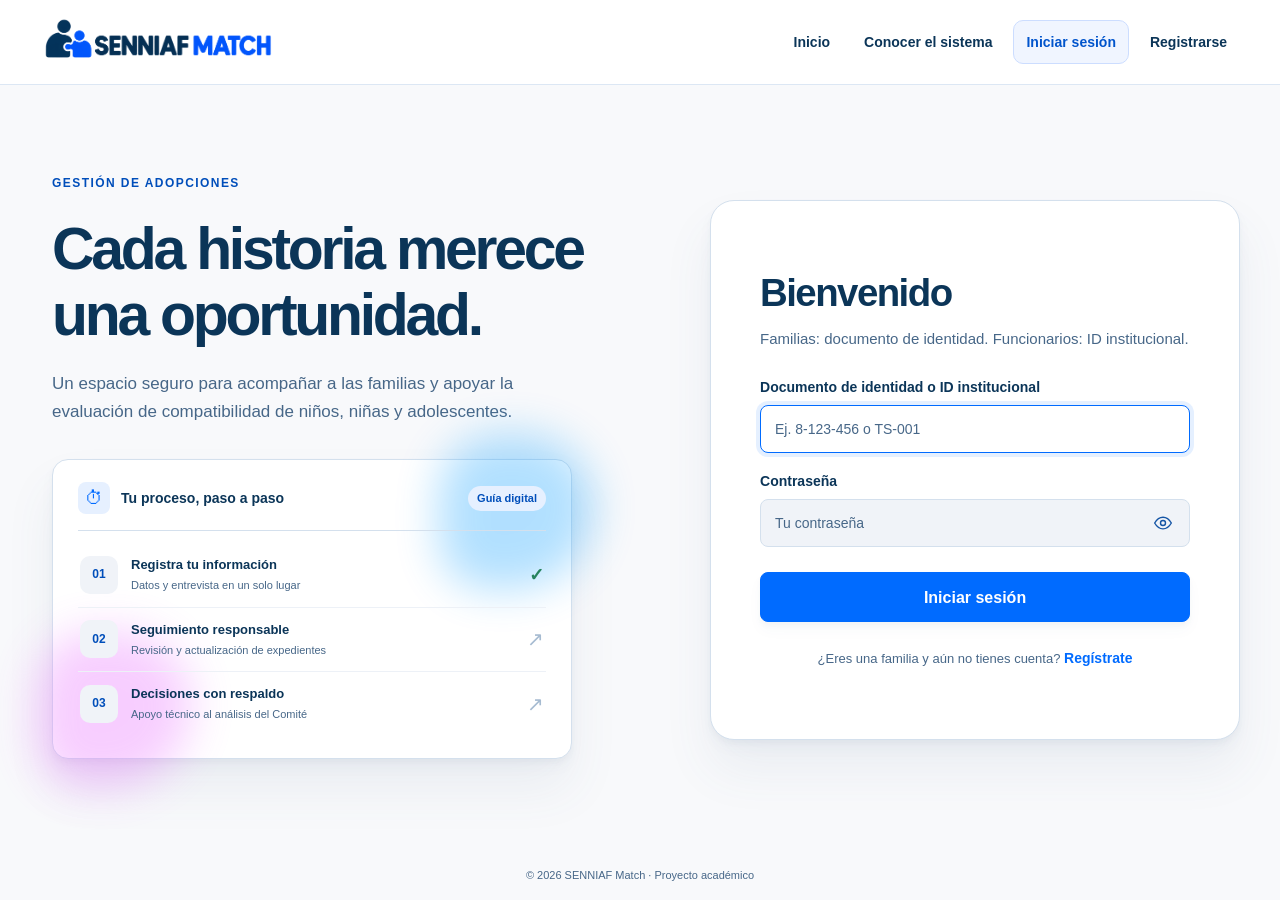
<file: src/main/resources/static/perfil.html>
<!DOCTYPE html>
<html lang="es">
<head>
<link rel="preload" as="image" href="img/logo.png">
<meta charset="UTF-8">
<meta name="viewport" content="width=device-width, initial-scale=1">

<title>SENNIAF Match · Registro de perfil</title>

<link rel="stylesheet" href="senniaf.css">
<link rel="stylesheet" href="perfil.css">
<link rel="stylesheet" href="calendly-theme.css">
<link rel="stylesheet" href="profesionales.css">
<link rel="stylesheet" href="sprint8-acabados.css">
</head>


<body>


<header class="topbar"><div class="topbar-in">
  <a class="topbar-marca" href="#"><img fetchpriority="high" decoding="sync" width="235" height="49" src="img/logo.png" alt="SENNIAF"><span></span></a>
  <div class="usuario" id="usuario"></div>
</div></header>

<!-- =====================================================
     CONTENIDO PRINCIPAL
     ===================================================== -->

<main>


  <!-- =================================================
       PANTALLA 0: SELECCIÓN DE ROL
       ================================================= -->

  <div class="pantalla-selector" id="pantallaSelector" hidden>

    <h1>¿Con qué rol vas a ingresar?</h1>

    <p>
      SENNIAF Match muestra una pantalla distinta según el rol: la
      familia completa su propia entrevista y nunca ve perfiles de
      niños o niñas; el trabajador social y el psicólogo solo ven el
      registro del niño o niña.
    </p>

    <div class="tarjetas-rol">

      <div class="tarjeta-rol" data-rol="TRABAJADOR_SOCIAL">
        <strong>Trabajador social</strong>
        <span>Registra el perfil integral del niño o niña.</span>
      </div>

      <div class="tarjeta-rol" data-rol="PSICOLOGO">
        <strong>Psicólogo</strong>
        <span>Registra el perfil integral del niño o niña.</span>
      </div>

      <div class="tarjeta-rol" data-rol="FAMILIA">
        <strong>Familia adoptante</strong>
        <span>Completa la entrevista de idoneidad familiar.</span>
      </div>

    </div>

    <button
      type="button"
      class="boton"
      id="btnContinuar"
      disabled
    >
      Continuar
    </button>

  </div>

  <div id="pantallaNino" hidden>

    <div class="barra-pantalla">
      <span class="etiqueta-rol" id="etiquetaRolNino"></span>
    </div>

    <!-- CABECERA -->

    <div class="hero">

      <a class="volver" href="funcionario.html">← Volver al menú</a>

      <div class="cabecera-superior">

        <div>

          <h1>
            Registro de perfil integral
          </h1>

          <p>
            Información del niño, niña o adolescente
            para el proceso de compatibilidad familiar.
          </p>

        </div>

      </div>

    </div>



    <!-- =================================================
         FORMULARIO
         ================================================= -->

    <form id="formulario" novalidate>


    <section class="grupo">

        <h2>Identificación del profesional</h2>

        <div class="fila">

          <div class="campo">

            <label for="idFuncionario">
              Profesional responsable <span class="req">*</span>
            </label>

            <input
              id="idFuncionario"
              name="idFuncionario"
              type="text"
              inputmode="text"
              maxlength="20"
              placeholder="Ej. TS-001"
              required
            >

            <div class="ayuda">
              Se registra automáticamente con tu sesión.
            </div>

          </div>

        </div>

      </section>


      <!-- ===============================================
           DATOS DEL PERFIL
           =============================================== -->

      <div class="paso-contenido" data-paso="1">

    <!-- ===============================================
         DATOS GENERALES
         =============================================== -->

    <section class="grupo">

      <h2>
        Datos generales y escolaridad
      </h2>

      <div class="fila">

        <div class="campo">

          <label for="edad">
            Edad <span class="req">*</span>
          </label>

          <div class="edad-controles">
            <input id="edad" name="edad" type="number" min="1" max="17" step="1" aria-describedby="ayudaEdadHistorica" required>
            <select id="unidadEdad" name="unidadEdad" aria-label="Unidad de edad" required>
              <option value="ANIOS">Años</option>
              <option value="MESES">Meses</option>
            </select>
          </div>
          <span id="ayudaEdadHistorica" class="ayuda" hidden>El expediente conserva una edad menor de un año sin meses registrados. Puedes mantenerla o indicar los meses si dispones de esa información.</span>

        </div>


        <div class="campo">

          <label for="nivelEscolar">
            Nivel escolar <span class="req">*</span>
          </label>

          <select id="nivelEscolar" name="nivelEscolar" required>
            <option value="">Seleccione…</option>
            <option value="INICIAL">Inicial</option>
            <option value="PRIMARIA">Primaria</option>
            <option value="PREMEDIA">Premedia</option>
            <option value="MEDIA">Media</option>
            <option value="NO_ESCOLARIZADO">No escolarizado</option>
            <option value="OTRO">Otro nivel o programa</option>
            <option value="INFORMACION_NO_DISPONIBLE">Información no disponible</option>
          </select>

        </div>


        <div class="campo">

          <label for="gradoEscolarSeleccion">
            Grado o programa educativo
          </label>

          <input id="gradoEscolar" name="gradoEscolar" type="hidden">
          <select id="gradoEscolarSeleccion" aria-label="Grado o programa educativo"><option value="">Seleccione el nivel primero…</option></select>
          <div id="gradoOtroCampo" hidden class="campo">
            <label for="gradoEscolarOtro">Especifica el grado o programa</label>
            <input id="gradoEscolarOtro" type="text" maxlength="240" disabled>
          </div>

        </div>


        <div class="campo">

          <label for="rendimientoAcademico">
            Rendimiento académico <span class="req">*</span>
          </label>

          <select id="rendimientoAcademico" name="rendimientoAcademico" required>
            <option value="">Seleccione…</option>
            <option value="EXCELENTE">Excelente</option>
            <option value="BUENO">Bueno</option>
            <option value="REGULAR">Regular</option>
            <option value="NECESITA_APOYO">Necesita apoyo</option>
            <option value="NO_EVALUADO">No evaluado</option>
            <option value="INFORMACION_NO_DISPONIBLE">Información no disponible</option>
            <option value="NO_APLICA" hidden>No aplica</option>
          </select>

        </div>

      </div>

    </section>



    <!-- ===============================================
         HABILIDADES
         =============================================== -->

    <section class="grupo">

      <h2>
        Habilidades, gustos y personalidad
      </h2>

      <div class="fila">

        <div class="campo ancho">

          <label>
            Habilidades y facilidades <span class="req">*</span>
          </label>

          <div class="grupo-checks" data-grupo="habilidades">
            <label class="opcion-check"><input type="checkbox" value="JUEGO"> Juego y participación</label>
            <label class="opcion-check"><input type="checkbox" value="COMUNICACION"> Comunicación</label>
            <label class="opcion-check"><input type="checkbox" value="EXPLORACION"> Exploración del entorno</label>
            <label class="opcion-check"><input type="checkbox" value="MOVIMIENTO"> Movimiento y coordinación</label>
            <label class="opcion-check"><input type="checkbox" value="INTERACCION_SOCIAL"> Interacción social</label>
            <label class="opcion-check"><input type="checkbox" value="AUN_NO_EVALUADO"> Aún no evaluado</label>
            <label class="opcion-check"><input type="checkbox" value="INFORMACION_INSUFICIENTE"> Información insuficiente</label>

            <label class="opcion-check"><input type="checkbox" value="NINGUNA_IDENTIFICADA"> Ninguna identificada</label>
            <label class="opcion-check"><input type="checkbox" value="DEPORTES"> Deportes</label>
            <label class="opcion-check"><input type="checkbox" value="ARTE"> Arte</label>
            <label class="opcion-check"><input type="checkbox" value="MUSICA"> Música</label>
            <label class="opcion-check"><input type="checkbox" value="MATEMATICAS"> Matemáticas</label>
            <label class="opcion-check"><input type="checkbox" value="LECTURA_ESCRITURA"> Lectura y escritura</label>
            <label class="opcion-check"><input type="checkbox" value="TECNOLOGIA"> Tecnología</label>
            <label class="opcion-check"><input type="checkbox" value="CIENCIAS"> Ciencias</label>
            <label class="opcion-check"><input type="checkbox" value="MANUALIDADES"> Manualidades</label>
            <label class="opcion-check"><input type="checkbox" value="OTRA"> Otra</label>
          </div>

          <input
            id="habilidadesDetalle"
            name="habilidadesDetalle"
            type="text"
            placeholder="Detalle opcional (obligatorio si marcó 'Otra')"
            style="margin-top: 8px;"
          >

        </div>


        <div class="campo ancho">

          <label>
            Gustos e intereses <span class="req">*</span>
          </label>

          <div class="grupo-checks" data-grupo="gustos">
            <label class="opcion-check"><input type="checkbox" value="JUEGO_SENSORIAL"> Juego sensorial</label>
            <label class="opcion-check"><input type="checkbox" value="JUEGO_SIMBOLICO"> Juego simbólico</label>
            <label class="opcion-check"><input type="checkbox" value="CUENTOS"> Cuentos e imágenes</label>
            <label class="opcion-check"><input type="checkbox" value="EXPLORACION"> Exploración</label>
            <label class="opcion-check"><input type="checkbox" value="AUN_NO_EVALUADO"> Aún no evaluado</label>
            <label class="opcion-check"><input type="checkbox" value="INFORMACION_INSUFICIENTE"> Información insuficiente</label>

            <label class="opcion-check"><input type="checkbox" value="NINGUNO_IDENTIFICADO"> Ninguno identificado</label>
            <label class="opcion-check"><input type="checkbox" value="DEPORTES"> Deportes</label>
            <label class="opcion-check"><input type="checkbox" value="VIDEOJUEGOS"> Videojuegos</label>
            <label class="opcion-check"><input type="checkbox" value="MUSICA"> Música</label>
            <label class="opcion-check"><input type="checkbox" value="ARTE_DIBUJO"> Arte / dibujo</label>
            <label class="opcion-check"><input type="checkbox" value="LECTURA"> Lectura</label>
            <label class="opcion-check"><input type="checkbox" value="NATURALEZA_ANIMALES"> Naturaleza y animales</label>
            <label class="opcion-check"><input type="checkbox" value="BAILE"> Baile</label>
            <label class="opcion-check"><input type="checkbox" value="JUEGOS_DE_MESA"> Juegos de mesa</label>
            <label class="opcion-check"><input type="checkbox" value="OTRO"> Otro</label>
          </div>

          <input
            id="gustosDetalle"
            name="gustosDetalle"
            type="text"
            placeholder="Detalle opcional (obligatorio si marcó 'Otro')"
            style="margin-top: 8px;"
          >

        </div>


        <div class="campo ancho">

          <label>
            Personalidad <span class="req">*</span>
          </label>

          <div class="grupo-checks" data-grupo="personalidad">
            <label class="opcion-check"><input type="checkbox" value="AUN_NO_EVALUADO"> Aún no evaluado</label>
            <label class="opcion-check"><input type="checkbox" value="INFORMACION_INSUFICIENTE"> Información insuficiente</label>

            <label class="opcion-check"><input type="checkbox" value="RESERVADO"> Reservado/a</label>
            <label class="opcion-check"><input type="checkbox" value="SOCIABLE"> Sociable</label>
            <label class="opcion-check"><input type="checkbox" value="EXTROVERTIDO"> Extrovertido/a</label>
            <label class="opcion-check"><input type="checkbox" value="TIMIDO"> Tímido/a</label>
            <label class="opcion-check"><input type="checkbox" value="CURIOSO"> Curioso/a</label>
            <label class="opcion-check"><input type="checkbox" value="SENSIBLE"> Sensible</label>
            <label class="opcion-check"><input type="checkbox" value="INDEPENDIENTE"> Independiente</label>
            <label class="opcion-check"><input type="checkbox" value="CARINOSO"> Cariñoso/a</label>
            <label class="opcion-check"><input type="checkbox" value="OTRO"> Otro</label>
          </div>

          <textarea
            id="personalidadDetalle"
            name="personalidadDetalle"
            placeholder="Notas cualitativas para el Comité (opcional): forma de relacionarse, matices que la lista no cubre."
            style="margin-top: 8px;"
          ></textarea>

        </div>

      </div>

    </section>



    <!-- ===============================================
         HERMANOS Y CONTEXTO
         =============================================== -->

    <section class="grupo">

      <h2>
        Hermanos y contexto familiar
      </h2>

      <div class="fila">

        <div class="campo">

          <label for="tieneHermanos">
            ¿Tiene hermanos? <span class="req">*</span>
          </label>

          <select id="tieneHermanos" name="tieneHermanos" required>
            <option value="">Seleccione…</option>
            <option value="SI">Sí</option>
            <option value="NO">No</option>
            <option value="NO_SABE">Aún no se ha confirmado</option>
          </select>

        </div>


        <div class="campo">

          <label for="cantidadHermanos">
            Cantidad de hermanos
          </label>

          <input
            id="cantidadHermanos"
            name="cantidadHermanos"
            type="number"
            min="0"
            step="1"
            disabled
          >

        </div>


        <div class="campo ancho">

          <label for="hermanosDetalle">
            Vínculos familiares relevantes (opcional)
          </label>

          <textarea
            id="hermanosDetalle"
            name="hermanosDetalle"
            placeholder="Describa vínculos familiares que deban considerarse durante el proceso."
          ></textarea>

        </div>


        <div class="campo ancho" id="campoContextoCultural" hidden>

          <label for="contextoCultural">
            Información cultural registrada anteriormente
          </label>

          <textarea
            aria-describedby="ayudaIdentidadCultural" id="contextoCultural"
            name="contextoCultural"
            placeholder="Describa vínculos de idioma, cultura o comunidad que convenga preservar."
          ></textarea><p class="ayuda" id="ayudaIdentidadCultural">Describe el idioma, las tradiciones, los vínculos comunitarios y las preferencias expresadas por el niño, junto con las orientaciones para su continuidad. Registra solo información conocida.</p>

          <div class="ayuda">

            Opcional. Esta información busca contribuir
            a preservar vínculos culturales, lingüísticos
            o comunitarios relevantes.

          </div>

        </div>

      </div>

    </section>


      <section class="grupo" id="edicionCulturalSocial"><h2>Identidad y continuidad cultural</h2><div class="fila"><div class="campo ancho"><label for="idiomaComunicacion">Idioma y comunicación</label><textarea id="idiomaComunicacion" name="idiomaComunicacion" rows="3" aria-describedby="ayuda-idiomaComunicacion"></textarea><p class="ayuda" id="ayuda-idiomaComunicacion">Indica el idioma que utiliza habitualmente el niño y si necesita algún apoyo para comunicarse.</p></div><div class="campo ancho"><label for="costumbresTradiciones">Costumbres y tradiciones significativas</label><textarea id="costumbresTradiciones" name="costumbresTradiciones" rows="3" aria-describedby="ayuda-costumbresTradiciones"></textarea><p class="ayuda" id="ayuda-costumbresTradiciones">Describe costumbres, celebraciones o tradiciones relevantes para su identidad y bienestar.</p></div><div class="campo ancho"><label for="vinculosCulturales">Vínculos culturales y comunitarios</label><textarea id="vinculosCulturales" name="vinculosCulturales" rows="3" aria-describedby="ayuda-vinculosCulturales"></textarea><p class="ayuda" id="ayuda-vinculosCulturales">Indica las actividades, espacios o vínculos comunitarios que sería importante preservar. No incluyas nombres completos, direcciones ni teléfonos de terceros.</p></div><div class="campo ancho"><label for="opinionCultural">Preferencias y opinión del niño</label><textarea id="opinionCultural" name="opinionCultural" rows="3" aria-describedby="ayuda-opinionCultural"></textarea><p class="ayuda" id="ayuda-opinionCultural">Registra las preferencias expresadas según su edad y madurez. Si no se ha podido obtener su opinión, puedes indicarlo sin inventar respuestas.</p></div><div class="campo ancho"><label for="recomendacionesCulturales">Recomendaciones de continuidad cultural</label><textarea id="recomendacionesCulturales" name="recomendacionesCulturales" rows="3" aria-describedby="ayuda-recomendacionesCulturales"></textarea><p class="ayuda" id="ayuda-recomendacionesCulturales">Describe cómo una futura familia podría acompañar y respetar los aspectos culturales importantes para el niño.</p></div></div></section>
      </div> <!-- fin datos del perfil -->


      <div class="paso-contenido" data-paso="2">

    <!-- ===============================================
         INFORMACIÓN MÉDICA
         =============================================== -->

    <section class="grupo">

      <h2>
        Información médica
      </h2>

      <div class="fila">

        <div class="campo ancho medico">

          <label>
            Alergias conocidas <span class="req">*</span>
          </label>

          <div class="grupo-checks" data-grupo="alergias">
            <label class="opcion-check"><input type="checkbox" value="INFORMACION_NO_DISPONIBLE"> Información médica no disponible</label>

            <label class="opcion-check"><input type="checkbox" value="NINGUNA_CONOCIDA"> Ninguna conocida</label>
            <label class="opcion-check"><input type="checkbox" value="ALIMENTARIA"> Alimentaria</label>
            <label class="opcion-check"><input type="checkbox" value="MEDICAMENTOS"> A medicamentos</label>
            <label class="opcion-check"><input type="checkbox" value="AMBIENTAL_POLEN"> Ambiental / polen</label>
            <label class="opcion-check"><input type="checkbox" value="PICADURA_INSECTOS"> Picadura de insectos</label>
            <label class="opcion-check"><input type="checkbox" value="OTRA"> Otra</label>
          </div>

          <input
            id="alergiasDetalle"
            name="alergiasDetalle"
            type="text"
            placeholder="Especifique (ej. 'alérgico al maní'). Obligatorio si marcó 'Alimentaria' u 'Otra'."
            style="margin-top: 8px;"
          >

        </div>


        <div class="campo">

          <label for="intoleranciaLactosa">
            ¿Es intolerante a la lactosa? <span class="req">*</span>
          </label>

          <select id="intoleranciaLactosa" name="intoleranciaLactosa" required>
            <option value="">Seleccione…</option>
            <option value="SI">Sí</option>
            <option value="NO">No</option>
            <option value="NO_SABE">No se sabe</option>
          </select>

        </div>


        <div class="campo ancho medico">

          <label>
            Condiciones de salud o desarrollo conocidas <span class="req">*</span>
          </label>

          <div class="grupo-checks" data-grupo="condicionesSalud">
            <label class="opcion-check"><input type="checkbox" value="INFORMACION_NO_DISPONIBLE"> Información médica no disponible</label>

            <label class="opcion-check"><input type="checkbox" value="NINGUNA_CONOCIDA"> Ninguna conocida</label>
            <label class="opcion-check"><input type="checkbox" value="ASMA"> Asma</label>
            <label class="opcion-check"><input type="checkbox" value="DIABETES"> Diabetes</label>
            <label class="opcion-check"><input type="checkbox" value="EPILEPSIA"> Epilepsia</label>
            <label class="opcion-check"><input type="checkbox" value="TDAH"> TDAH</label>
            <label class="opcion-check"><input type="checkbox" value="TEA"> TEA (autismo)</label>
            <label class="opcion-check"><input type="checkbox" value="DISCAPACIDAD_FISICA"> Discapacidad física</label>
            <label class="opcion-check"><input type="checkbox" value="DISCAPACIDAD_INTELECTUAL"> Discapacidad intelectual</label>
            <label class="opcion-check"><input type="checkbox" value="DISCAPACIDAD_VISUAL"> Discapacidad visual</label>
            <label class="opcion-check"><input type="checkbox" value="DISCAPACIDAD_AUDITIVA"> Discapacidad auditiva</label>
            <label class="opcion-check"><input type="checkbox" value="OTRA"> Otra</label>
          </div>

          <input
            id="condicionesSaludDetalle"
            name="condicionesSaludDetalle"
            type="text"
            placeholder="Especifique si marcó 'Otra' o si necesita agregar contexto."
            style="margin-top: 8px;"
          >

        </div>


        <div class="campo ancho">

          <label for="necesidadesApoyo">
            Necesidades de apoyo en salud, desarrollo o aprendizaje
            <span class="req">*</span>
          </label>

          <textarea
            id="necesidadesApoyo"
            name="necesidadesApoyo"
            placeholder="Describa el tipo de apoyo, tratamiento o acompañamiento que requiere (más allá de lo ya marcado arriba)."
            required
          ></textarea>

        </div>

      </div>

    </section>


      </div> <!-- fin información médica -->


    <!-- ===============================================
         ACCIONES
         =============================================== -->

    <div class="acciones">

      <div style="display:flex; gap:10px; margin-left:auto;">

        <a class="boton secundario" id="cancelarEdicionNino" href="perfiles.html">Cancelar</a>
        <button
          type="button"
          class="boton secundario"
          id="btnEjemplo"
        >
          Cargar datos de ejemplo
        </button>


        <button
          type="submit"
          class="boton"
          id="btnRegistrar"
        >
          Guardar perfil
        </button>

      </div>

    </div>



    <!-- RESULTADO -->

    <div
      class="resultado"
      id="resultado"
      role="status"
    ></div>


  </form>

  </div> <!-- fin #pantallaNino -->



  <!-- =================================================
       PANTALLA 2: ENTREVISTA DE IDONEIDAD FAMILIAR
       (familia adoptante)
       ================================================= -->

  <div id="pantallaFamilia" hidden>

    <div class="barra-pantalla">
      <span class="etiqueta-rol">Familia adoptante</span>
      <button type="button" class="boton secundario chico" id="btnCambiarRolFamilia">Cambiar de rol</button>
    </div>

    <div class="hero">

      <a class="volver" id="volverSeguimientoFamilia" href="match.html" hidden>← Volver al seguimiento</a>

      <div class="cabecera-superior">

        <div>

          <h1>
            Entrevista de idoneidad familiar
          </h1>

          <p>
            Cuéntanos sobre tu hogar para poder acompañarte durante
            todo el proceso. Puedes pausar y retomar cuando quieras.
          </p>

        </div>

      </div>

    </div>


    <form id="formularioFamilia" novalidate>

      <section class="grupo">

        <h2>Identificación de la persona solicitante</h2>

        <div class="fila">

          <div class="campo">

            <label for="cedulaFamilia">
              Documento o identificador del responsable <span class="req">*</span>
            </label>

            <input
              id="cedulaFamilia"
              name="cedulaFamilia"
              type="text"
              inputmode="text"
              maxlength="40"
              placeholder="Ej. 8-123-456"
              required
            >

            <div class="ayuda">
              Obligatoria para identificar a la persona responsable
              de completar la entrevista.
            </div>

          </div>

        </div>

      </section>


      <!-- ===============================================
           ESTRUCTURA DEL HOGAR
           =============================================== -->

      <section class="grupo">

        <h2>Tu hogar hoy</h2>

        <div class="fila">

          <div class="campo">

            <label for="tipoFamilia">
              ¿Cómo es tu hogar hoy? <span class="req">*</span>
            </label>

            <select id="tipoFamilia" name="tipoFamilia" required>
              <option value="">Seleccione…</option>
              <option value="PAREJA">Vivo en pareja</option>
              <option value="MONOPARENTAL">Hogar monoparental</option>
              <option value="FAMILIA_EXTENDIDA">Familia extendida (varias generaciones)</option>
              <option value="OTRA">Otra</option>
            </select>

          </div>

          <div class="campo ancho" id="especificacionHogarCampo" hidden>
            <label for="especificacionHogar">Especifica cómo está conformado tu hogar. <span class="req">*</span></label>
            <textarea id="especificacionHogar" maxlength="1000" rows="3" disabled></textarea>
          </div>
          <div class="campo ancho">

            <label for="notaEstructuraHogar">
              Cuéntanos quién más vive contigo, cómo es su rutina, y
              qué esperan que cambie cuando llegue un niño o niña
              (opcional)
            </label>

            <textarea
              id="notaEstructuraHogar"
              name="notaEstructuraHogar"
              placeholder="Describe tu hogar con tus propias palabras."
            ></textarea>

          </div>

        </div>

      </section>


      <!-- ===============================================
           RED DE APOYO
           =============================================== -->

      <section class="grupo">

        <h2>Tu red de apoyo</h2>

        <div class="fila">

          <div class="campo ancho">

            <label>
              ¿Con quién cuentas para apoyarte en el día a día?
              <span class="req">*</span>
            </label>

            <div class="grupo-checks" data-grupo="redApoyo">
              <label class="opcion-check"><input type="checkbox" value="PAREJA"> Mi pareja</label>
              <label class="opcion-check"><input type="checkbox" value="FAMILIA_EXTENDIDA"> Familia extendida</label>
              <label class="opcion-check"><input type="checkbox" value="AMISTADES_O_COMUNIDAD"> Amistades o comunidad</label>
              <label class="opcion-check"><input type="checkbox" value="NINGUNA_POR_AHORA"> Ninguna por ahora</label>
            </div>

          </div>

          <div class="campo ancho">

            <label for="notaRedApoyo">
              ¿Cómo se organizarían ustedes en los primeros meses?
              (opcional)
            </label>

            <textarea
              id="notaRedApoyo"
              name="notaRedApoyo"
              placeholder="Describe cómo se apoyarían en el día a día."
            ></textarea>

          </div>

        </div>

      </section>


      <!-- ===============================================
           DISTANCIA / REGIÓN
           =============================================== -->

      <section class="grupo">

        <h2>Dónde vives y tu disponibilidad</h2>

        <div class="fila">

          <div class="campo">

            <label for="provincia">
              ¿En qué provincia o comarca vives hoy?
              <span class="req">*</span>
            </label>

            <select id="provincia" name="provincia" required>
              <option value="">Seleccione…</option>
              <option value="PANAMA">Panamá</option>
              <option value="PANAMA_OESTE">Panamá Oeste</option>
              <option value="COLON">Colón</option>
              <option value="COCLE">Coclé</option>
              <option value="VERAGUAS">Veraguas</option>
              <option value="CHIRIQUI">Chiriquí</option>
              <option value="HERRERA">Herrera</option>
              <option value="LOS_SANTOS">Los Santos</option>
              <option value="DARIEN">Darién</option>
              <option value="BOCAS_DEL_TORO">Bocas del Toro</option>
              <option value="COMARCA_GUNA_YALA">Comarca Guna Yala</option>
              <option value="COMARCA_EMBERA_WOUNAAN">Comarca Emberá-Wounaan</option>
              <option value="COMARCA_NGABE_BUGLE">Comarca Ngäbe-Buglé</option>
            </select>

          </div>

          <div class="campo">

            <label for="disponibilidadViaje">
              ¿Qué tan seguido podrías viajar o recibir visitas si
              el niño o niña está en otra <span class="etiqueta-obligatoria-final">región? <span class="req">*</span></span>
            </label>

            <select id="disponibilidadViaje" name="disponibilidadViaje" required>
              <option value="">Seleccione…</option>
              <option value="ALTA">Con mucha frecuencia</option>
              <option value="MEDIA">De vez en cuando</option>
              <option value="BAJA">Con poca frecuencia</option>
            </select>

          </div>

          <div class="campo ancho">

            <label for="notaDistancia">
              Notas adicionales sobre tu disponibilidad (opcional)
            </label>

            <textarea
              id="notaDistancia"
              name="notaDistancia"
              placeholder="Cualquier detalle que ayude a planificar el acompañamiento."
            ></textarea>

          </div>

        </div>

      </section>


      <!-- ===============================================
           RANGO DE EDAD
           =============================================== -->

      <section class="grupo">

        <h2>Etapa para la que sienten que están listos</h2>

        <div class="fila">

          <div class="campo">

            <label for="edadMinimaAceptada">
              Edad mínima <span class="req">*</span>
            </label>

            <input
              id="edadMinimaAceptada"
              name="edadMinimaAceptada"
              type="number"
              min="0"
              max="17"
              required
            >

          </div>

          <div class="campo">

            <label for="edadMaximaAceptada">
              Edad máxima <span class="req">*</span>
            </label>

            <input
              id="edadMaximaAceptada"
              name="edadMaximaAceptada"
              type="number"
              min="0"
              max="17"
              required
            >

          </div>

          <div class="campo ancho">

            <label for="notaRangoEdad">
              ¿En qué etapa sienten que su hogar está mejor
              preparado ahora mismo, y por qué? (opcional)
            </label>

            <textarea
              id="notaRangoEdad"
              name="notaRangoEdad"
              placeholder="Primera infancia, edad escolar, adolescencia…"
            ></textarea>

          </div>

        </div>

      </section>


      <!-- ===============================================
           DISPOSICIÓN A HERMANOS
           =============================================== -->

      <section class="grupo">

        <h2>Grupos de hermanos</h2>

        <div class="fila">

          <div class="campo">

            <label for="disposicionHermanos">
              Muchos niños y niñas en adopción tienen hermanos con
              quienes han crecido. ¿Has pensado en recibir a un
              grupo de hermanos? <span class="req">*</span>
            </label>

            <select id="disposicionHermanos" name="disposicionHermanos" required>
              <option value="">Seleccione…</option>
              <option value="DISPUESTA">Sí, estamos dispuestos</option>
              <option value="DISPUESTA_CON_DUDAS">Lo consideraríamos, con dudas</option>
              <option value="PREFIERE_UN_SOLO_NINO">Preferimos un solo niño o niña</option>
              <option value="OTRA">Otra disposición que queremos explicar</option>
              <option value="NINGUNA_DE_LAS_ANTERIORES">Ninguna de las anteriores describe nuestra situación</option>
            </select>

          </div>

          <div class="campo ancho">

            <label for="notaHermanos">
              Cuéntanos tus dudas o explica tu situación
            </label>

            <textarea
              id="notaHermanos"
              name="notaHermanos"
              placeholder="Ayúdanos a entender tus dudas concretas, no solo un sí o no."
            ></textarea>

          </div>

        </div>

      </section>


      <!-- ===============================================
           CONDICIONES DE SALUD / DESARROLLO
           =============================================== -->

      <section class="grupo">

        <h2>Salud y desarrollo</h2>

        <div class="fila">

          <div class="campo ancho">

            <label>
              Cada niño o niña tiene necesidades distintas de
              cuidado. ¿Con cuáles sientes que hoy cuentas con más
              herramientas para acompañar sin apoyo adicional?
              (opcional)
            </label>

            <div class="grupo-checks" data-grupo="condicionesPuedeAcompanarHoy">
              <label class="opcion-check"><input type="checkbox" value="ASMA"> Asma</label>
              <label class="opcion-check"><input type="checkbox" value="DIABETES"> Diabetes</label>
              <label class="opcion-check"><input type="checkbox" value="EPILEPSIA"> Epilepsia</label>
              <label class="opcion-check"><input type="checkbox" value="TDAH"> TDAH</label>
              <label class="opcion-check"><input type="checkbox" value="TEA"> TEA (autismo)</label>
              <label class="opcion-check"><input type="checkbox" value="DISCAPACIDAD_FISICA"> Discapacidad física</label>
              <label class="opcion-check"><input type="checkbox" value="DISCAPACIDAD_INTELECTUAL"> Discapacidad intelectual</label>
              <label class="opcion-check"><input type="checkbox" value="DISCAPACIDAD_VISUAL"> Discapacidad visual</label>
              <label class="opcion-check"><input type="checkbox" value="DISCAPACIDAD_AUDITIVA"> Discapacidad auditiva</label>
            </div>

          </div>

          <div class="campo ancho">

            <label>
              ¿En cuáles te gustaría recibir capacitación antes de
              sentirte listo/a? (opcional)
            </label>

            <div class="grupo-checks" data-grupo="condicionesConApoyo">
              <label class="opcion-check"><input type="checkbox" value="ASMA"> Asma</label>
              <label class="opcion-check"><input type="checkbox" value="DIABETES"> Diabetes</label>
              <label class="opcion-check"><input type="checkbox" value="EPILEPSIA"> Epilepsia</label>
              <label class="opcion-check"><input type="checkbox" value="TDAH"> TDAH</label>
              <label class="opcion-check"><input type="checkbox" value="TEA"> TEA (autismo)</label>
              <label class="opcion-check"><input type="checkbox" value="DISCAPACIDAD_FISICA"> Discapacidad física</label>
              <label class="opcion-check"><input type="checkbox" value="DISCAPACIDAD_INTELECTUAL"> Discapacidad intelectual</label>
              <label class="opcion-check"><input type="checkbox" value="DISCAPACIDAD_VISUAL"> Discapacidad visual</label>
              <label class="opcion-check"><input type="checkbox" value="DISCAPACIDAD_AUDITIVA"> Discapacidad auditiva</label>
            </div>

            <div class="ayuda">
              Lo que no marques en ninguna de las dos listas se
              registra como "aún no": es una respuesta válida, no
              un dato faltante.
            </div>

          </div>

          <div class="campo ancho">

            <label for="notaCondicionesSalud">
              Notas adicionales (opcional)
            </label>

            <textarea
              id="notaCondicionesSalud"
              name="notaCondicionesSalud"
            ></textarea>

          </div>

        </div>

      </section>


      <section class="grupo" id="seccionApoyosCulturales">
        <h2>Apoyos culturales y comunitarios</h2>
        <p class="ayuda">Cada niño o niña tiene una historia, costumbres y vínculos importantes. Comparte cómo tu familia podría acompañar y respetar esos aspectos durante su desarrollo.</p>
        <div class="campo ancho apoyo-cultural-campo"><label for="apoyoIdiomas">Apoyo con idiomas y comunicación</label><textarea id="apoyoIdiomas" name="apoyoIdiomas" rows="4" aria-describedby="ayuda-apoyoIdiomas"></textarea><p class="ayuda" id="ayuda-apoyoIdiomas">¿Qué idiomas habla tu familia y cómo acompañaría a un niño que utiliza otro idioma?</p></div>
        <div class="campo ancho apoyo-cultural-campo"><label for="respetoTradiciones">Respeto por costumbres y tradiciones</label><textarea id="respetoTradiciones" name="respetoTradiciones" rows="4" aria-describedby="ayuda-respetoTradiciones"></textarea><p class="ayuda" id="ayuda-respetoTradiciones">¿Cómo respetaría las costumbres, celebraciones y tradiciones importantes para el niño?</p></div>
        <div class="campo ancho apoyo-cultural-campo"><label for="recursosComunitarios">Recursos y apoyos comunitarios</label><textarea id="recursosComunitarios" name="recursosComunitarios" rows="4" aria-describedby="ayuda-recursosComunitarios"></textarea><p class="ayuda" id="ayuda-recursosComunitarios">¿Con qué actividades, personas de apoyo o recursos comunitarios cuenta para acompañarlo?</p></div>
        <div class="campo ancho apoyo-cultural-campo"><label for="respetoPreferencias">Respeto por las preferencias del niño</label><textarea id="respetoPreferencias" name="respetoPreferencias" rows="4" aria-describedby="ayuda-respetoPreferencias"></textarea><p class="ayuda" id="ayuda-respetoPreferencias">¿Cómo escucharía y tendría en cuenta sus preferencias culturales y sus vínculos importantes?</p></div>
        <div class="campo ancho apoyo-cultural-campo"><label for="compromisoCultural">Compromiso de acompañamiento cultural</label><textarea id="compromisoCultural" name="compromisoCultural" rows="4" aria-describedby="ayuda-compromisoCultural"></textarea><p class="ayuda" id="ayuda-compromisoCultural">¿Qué acciones concretas realizaría para preservar su identidad y facilitar su adaptación?</p></div>
        <p class="ayuda">Esta información apoya la valoración humana del Comité y no modifica la puntuación. Cada respuesta admite hasta 10.000 caracteres; un exceso se rechaza sin recortar el contenido. No incluyas direcciones ni teléfonos de terceros.</p>
      </section>

      <!-- ===============================================
           ACCIONES
           =============================================== -->

      <div class="acciones">

        <button type="button" class="boton secundario" id="cancelarEdicionFamilia" hidden>Cancelar</button>
        <button type="button" class="boton secundario" id="btnEjemploFamilia">
          Cargar datos de ejemplo
        </button>

        <button type="submit" class="boton" id="btnRegistrarFamilia">
          Enviar entrevista
        </button>

      </div>

      <div class="resultado" id="resultadoFamilia" role="status"></div>

    </form>

  </div> <!-- fin #pantallaFamilia -->

</main>



<!-- =====================================================
     PIE DE PÁGINA
     ===================================================== -->

<footer class="pie-pagina">© 2026 SENNIAF Match · Proyecto académico</footer>



<!-- =====================================================
     JAVASCRIPT
     ===================================================== -->

<script src="senniaf.js"></script>
<script src="profesionales.js"></script>
<script src="formulario-reglas.js"></script>
<script src="ejemplos-demo.js"></script>
<script>

/* ===============================================
   ESTADO Y ELEMENTOS COMPARTIDOS
   =============================================== */

let rolSeleccionado = null;

const pantallaSelector = document.getElementById('pantallaSelector');
const pantallaNino = document.getElementById('pantallaNino');
const pantallaFamilia = document.getElementById('pantallaFamilia');

const btnContinuar = document.getElementById('btnContinuar');

const formulario = document.getElementById('formulario');
const resultado = document.getElementById('resultado');
const btnRegistrar = document.getElementById('btnRegistrar');

const formularioFamilia = document.getElementById('formularioFamilia');
const resultadoFamilia = document.getElementById('resultadoFamilia');
const btnRegistrarFamilia = document.getElementById('btnRegistrarFamilia');
const parametrosFamilia = new URLSearchParams(location.search);
const idReincorporacion = parametrosFamilia.get('reincorporacion');
const modoCorreccionFamilia = parametrosFamilia.get('reevaluacion') === '1';
const destinoEdicionFamilia = idReincorporacion ? 'match.html?vista=propuesta' : 'match.html?vista=entrevista';
if (modoCorreccionFamilia && idReincorporacion) formularioFamilia.insertAdjacentHTML('afterbegin',
  '<p class="mensaje aviso">Actualiza la entrevista para confirmar la información de tu hogar en la solicitud de reincorporación.</p>');
let textoEnviarFamilia = modoCorreccionFamilia ? 'Guardar cambios' : 'Enviar entrevista';
document.getElementById('cancelarEdicionFamilia').hidden=!modoCorreccionFamilia;
document.getElementById('cancelarEdicionFamilia').addEventListener('click',()=>{
 const volver=()=>{location.href=destinoEdicionFamilia;};
 if(Profesionales.formulariosPendientes().includes(formularioFamilia))Profesionales.confirmar('¿Descartar cambios sin guardar?','Las modificaciones de este formulario no se guardarán. Tu entrevista registrada se conservará.',volver);
 else volver();
});



/* ===============================================
   AYUDANTES PARA GRUPOS DE CHECKBOXES
   (compartidos por ambos formularios; cada grupo
   tiene un data-grupo único en todo el documento)
   =============================================== */

function valoresMarcados(nombreGrupo) {
  const contenedor = document.querySelector(
    `.grupo-checks[data-grupo="${nombreGrupo}"]`
  );
  return Array.from(
    contenedor.querySelectorAll('input[type="checkbox"]:checked')
  ).map((casilla) => casilla.value);
}

function marcarValores(nombreGrupo, valores) {
  const contenedor = document.querySelector(
    `.grupo-checks[data-grupo="${nombreGrupo}"]`
  );
  contenedor
    .querySelectorAll('input[type="checkbox"]')
    .forEach((casilla) => {
      casilla.checked = valores.includes(casilla.value);
    });
}



/* ===============================================
   PANTALLA 0: SELECCIÓN DE ROL
   (aquí se resuelve, en la propia navegación de la
   aplicación, la regla de que la familia nunca ve
   la pantalla de registro del niño/a, y viceversa)
   =============================================== */

const NOMBRES_ROL = {
  TRABAJADOR_SOCIAL: 'Trabajador social',
  PSICOLOGO: 'Psicólogo',
  FAMILIA: 'Familia adoptante'
};

document.querySelectorAll('.tarjeta-rol').forEach((tarjeta) => {
  tarjeta.addEventListener('click', () => {
    document
      .querySelectorAll('.tarjeta-rol')
      .forEach((t) => t.classList.remove('activa'));

    tarjeta.classList.add('activa');
    rolSeleccionado = tarjeta.dataset.rol;
    btnContinuar.disabled = false;
  });
});

btnContinuar.addEventListener('click', () => {
  if (!rolSeleccionado) {
    return;
  }

  pantallaSelector.hidden = true;

  if (rolSeleccionado === 'FAMILIA') {
    pantallaFamilia.hidden = false;
  } else {
    document.getElementById('etiquetaRolNino').textContent =
      NOMBRES_ROL[rolSeleccionado];
    pantallaNino.hidden = false;
  }
});

function volverASeleccionDeRol() {
  pantallaNino.hidden = true;
  pantallaFamilia.hidden = true;
  pantallaSelector.hidden = false;

  rolSeleccionado = null;
  btnContinuar.disabled = true;

  document
    .querySelectorAll('.tarjeta-rol')
    .forEach((t) => t.classList.remove('activa'));
}

document
  .getElementById('btnCambiarRolFamilia')
  .addEventListener('click', volverASeleccionDeRol);



/* ===============================================
   FORMULARIO DEL NIÑO/A
   Todo el formulario se presenta en una sola pantalla.
   La validación completa ocurre al pulsar "Registrar perfil".
   =============================================== */


/* ===============================================
   DATOS DE EJEMPLO: NIÑO/A
   =============================================== */

async function cargarEjemploInfantil() {
 const boton=document.getElementById('btnEjemplo');if(boton.disabled)return;boton.disabled=true;
 try {
  if(!Profesionales.formulariosBase.has(formulario))Profesionales.marcarGuardado(formulario);
  const ejemplo=await EjemplosDemo.siguiente('nino');
  const profesional=document.getElementById('idFuncionario').value;
  const contexto=document.getElementById('contextoCultural');
  const antecedente=contexto.value;
  formulario.reset();document.getElementById('idFuncionario').value=profesional;
  delete document.getElementById('edad').dataset.historicaSinMeses;document.getElementById('ayudaEdadHistorica').hidden=true;
  EjemplosDemo.aplicar(formulario,ejemplo);
  if(contexto.readOnly)contexto.value=antecedente;
  ReglasPerfil.refrescarNino(ejemplo.gradoEscolar);

  document.getElementById('btnEjemplo').textContent='Cargar otro ejemplo';
  resultado.className='resultado';resultado.textContent='Ejemplo cargado. Revisa y modifica las respuestas antes de guardar.';
 } catch(e){resultado.className='resultado error';resultado.textContent=e.message;}finally{boton.disabled=false;}
}
document.getElementById('btnEjemplo').addEventListener('click',()=>{
  const tieneDatos=[...formulario.querySelectorAll('input,select,textarea')].some(c=>!['idFuncionario','unidadEdad'].includes(c.id) && c.type!=='hidden' && (c.type==='checkbox'?c.checked:Boolean(c.value.trim())));
  if(tieneDatos)Profesionales.confirmar('¿Cargar datos de ejemplo?','Se reemplazarán las respuestas de este formulario. Revisa los datos antes de guardar.',cargarEjemploInfantil);
  else cargarEjemploInfantil();
});


/* ===============================================
   REGISTRO DEL PERFIL DEL NIÑO/A
   =============================================== */

formulario.addEventListener('submit', async (evento) => {

  evento.preventDefault();
  ReglasPerfil.refrescarNino();

  resultado.className = 'resultado';
  resultado.textContent = '';

  btnRegistrar.disabled = true;
  btnRegistrar.textContent = 'Registrando…';

  const cuerpo = {
    edad: document.getElementById('edad').value === '' ? null : Number(document.getElementById('edad').value),
    unidadEdad: document.getElementById('unidadEdad').value,
    nivelEscolar: document.getElementById('nivelEscolar').value,
    gradoEscolar: document.getElementById('gradoEscolar').value,
    rendimientoAcademico: document.getElementById('rendimientoAcademico').value || null,
    habilidades: valoresMarcados('habilidades'),
    habilidadesDetalle: document.getElementById('habilidadesDetalle').value,
    gustos: valoresMarcados('gustos'),
    gustosDetalle: document.getElementById('gustosDetalle').value,
    personalidad: valoresMarcados('personalidad'),
    personalidadDetalle: document.getElementById('personalidadDetalle').value,
    alergias: valoresMarcados('alergias'),
    alergiasDetalle: document.getElementById('alergiasDetalle').value,
    intoleranciaLactosa: document.getElementById('intoleranciaLactosa').value,
    condicionesSalud: valoresMarcados('condicionesSalud'),
    condicionesSaludDetalle: document.getElementById('condicionesSaludDetalle').value,
    necesidadesApoyo: document.getElementById('necesidadesApoyo').value,
    tieneHermanos: document.getElementById('tieneHermanos').value,
    cantidadHermanos: document.getElementById('cantidadHermanos').value
      ? Number(document.getElementById('cantidadHermanos').value)
      : null,
    hermanosDetalle: document.getElementById('hermanosDetalle').value,
    contextoCultural: document.getElementById('contextoCultural').value,
    idiomaComunicacion:document.getElementById('idiomaComunicacion').value,
    costumbresTradiciones:document.getElementById('costumbresTradiciones').value,
    vinculosCulturales:document.getElementById('vinculosCulturales').value,
    opinionCultural:document.getElementById('opinionCultural').value,
    recomendacionesCulturales:document.getElementById('recomendacionesCulturales').value,

  };

  ["idiomaComunicacion", "costumbresTradiciones", "vinculosCulturales", "opinionCultural", "recomendacionesCulturales"].forEach(k=>{const c=document.getElementById(k);c.setCustomValidity(c.value.length>10000?'Utiliza hasta 10.000 caracteres; el contenido no se recorta.':'');});
  if (!Profesionales.validarFormulario(formulario)) {
    formulario.querySelectorAll(':invalid').forEach(c=>c.closest('details')?.setAttribute('open',''));
    formulario.reportValidity();
    btnRegistrar.disabled = false;
    btnRegistrar.textContent = 'Guardar perfil';
    return;
  }

  const usuarioId =
    document.getElementById('idFuncionario').value.trim();

  try {

    const editarCodigo = new URLSearchParams(location.search).get('editar');
    const respuesta = await fetch(editarCodigo ? `/api/ninos/${encodeURIComponent(editarCodigo)}` : '/api/ninos', {
      method: editarCodigo ? 'PUT' : 'POST',
      headers: {
        'Content-Type': 'application/json',
        ...Sesion.encabezados()
      },
      body: JSON.stringify(cuerpo)
    });

    const datos = await respuesta.json();

    if (respuesta.ok) {
      Profesionales.marcarGuardado(formulario);
      resultado.className = 'resultado exito';
      resultado.innerHTML =
        `<strong>Perfil guardado correctamente.</strong><br>` +
        `${datos.mensaje} · Código de caso: <span class="codigo">${datos.codigoCaso}</span>` +
        (datos.perfilCompleto ? '' : ' · El perfil quedó marcado como incompleto.') +
        '<br><small>Volviendo a Mis expedientes…</small>';

      if (!editarCodigo) sessionStorage.setItem('senniaf.flash', datos.mensaje);
      setTimeout(() => {
        location.href = 'perfiles.html';
      }, 1600);

    } else if (respuesta.status === 403) {

      resultado.className = 'resultado error';
      resultado.textContent =
        datos.mensaje || 'Este rol no está autorizado para registrar el perfil.';

    } else {

      resultado.className = 'resultado error';
      let texto = datos.mensaje || 'No se pudo registrar el perfil.';

      if (datos.errores) {
        Profesionales.erroresServidor(datos.errores);
        const detalles = Object.entries(datos.errores).map(
          ([campo, msg]) => limpiarHtml(msg)
        );
        texto += '<ul>' + detalles.map((d) => `<li>${d}</li>`).join('') + '</ul>';
      }

      resultado.innerHTML = texto;

    }

  } catch (error) {

    resultado.className = 'resultado error';
    resultado.textContent =
      'No se pudo conectar con el servidor. ' +
      'Revisa tu conexión e inténtalo de nuevo.';

  } finally {

    btnRegistrar.disabled = false;
    btnRegistrar.textContent = 'Guardar perfil';

  }

});



/* ===============================================
   DATOS DE EJEMPLO: FAMILIA
   =============================================== */

async function cargarEjemploFamilia(){
 const boton=document.getElementById('btnEjemploFamilia');if(boton.disabled)return;boton.disabled=true;
 try {
  if(!Profesionales.formulariosBase.has(formularioFamilia))Profesionales.marcarGuardado(formularioFamilia);
  const ejemplo=await EjemplosDemo.siguiente('familia');
  const identificador=document.getElementById('cedulaFamilia').value;
  formularioFamilia.reset();document.getElementById('cedulaFamilia').value=identificador;
  EjemplosDemo.aplicar(formularioFamilia,ejemplo);
  ReglasPerfil.refrescarFamilia();
  document.getElementById('btnEjemploFamilia').textContent='Cargar otro ejemplo';
  resultadoFamilia.className='resultado';resultadoFamilia.textContent='Ejemplo cargado. La entrevista registrada se conserva hasta que guardes los cambios.';
 } catch(e){resultadoFamilia.className='resultado error';resultadoFamilia.textContent=e.message;}finally{boton.disabled=false;}
}
document.getElementById('btnEjemploFamilia').addEventListener('click',()=>{
 const respondido=[...formularioFamilia.querySelectorAll('input,select,textarea')].some(c=>c.id!=='cedulaFamilia'&&!['hidden','button','submit'].includes(c.type)&&(c.type==='checkbox'||c.type==='radio'?c.checked:Boolean(c.value.trim())));
 if(respondido)Profesionales.confirmar('¿Cargar datos de ejemplo?','Se reemplazarán las respuestas de este formulario. La entrevista registrada no cambiará hasta que guardes.',cargarEjemploFamilia);
 else cargarEjemploFamilia();
});

/* ===============================================
   REGISTRO DEL PERFIL DE LA FAMILIA
   =============================================== */

let confirmacionEntrevistaReincorporacion = false;
formularioFamilia.addEventListener('submit', async (evento) => {

  evento.preventDefault();
  if(btnRegistrarFamilia.disabled)return;
  if (modoCorreccionFamilia && idReincorporacion && !confirmacionEntrevistaReincorporacion) {
    Profesionales.confirmar('Confirmar entrevista actualizada', 'Confirma que la información refleja la situación actual de tu hogar. El Comité revisará tu solicitud.', () => {
      confirmacionEntrevistaReincorporacion = true;
      formularioFamilia.requestSubmit();
      confirmacionEntrevistaReincorporacion = false;
    });
    return;
  }
  ReglasPerfil.refrescarFamilia();

  resultadoFamilia.className = 'resultado';
  resultadoFamilia.textContent = '';

  btnRegistrarFamilia.disabled = true;
  btnRegistrarFamilia.textContent = 'Enviando…';

  const cuerpo = {
    tipoFamilia: document.getElementById('tipoFamilia').value,
    especificacionHogar: document.getElementById('tipoFamilia').value==='OTRA'?document.getElementById('especificacionHogar').value:null,
    notaEstructuraHogar: document.getElementById('notaEstructuraHogar').value,
    redApoyo: valoresMarcados('redApoyo'),
    notaRedApoyo: document.getElementById('notaRedApoyo').value,
    provincia: document.getElementById('provincia').value,
    disponibilidadViaje: document.getElementById('disponibilidadViaje').value,
    notaDistancia: document.getElementById('notaDistancia').value,
    edadMinimaAceptada: document.getElementById('edadMinimaAceptada').value
      ? Number(document.getElementById('edadMinimaAceptada').value)
      : null,
    edadMaximaAceptada: document.getElementById('edadMaximaAceptada').value
      ? Number(document.getElementById('edadMaximaAceptada').value)
      : null,
    notaRangoEdad: document.getElementById('notaRangoEdad').value,
    disposicionHermanos: document.getElementById('disposicionHermanos').value,
    notaHermanos: document.getElementById('notaHermanos').value,
    condicionesPuedeAcompanarHoy: valoresMarcados('condicionesPuedeAcompanarHoy'),
    condicionesConApoyo: valoresMarcados('condicionesConApoyo'),
    notaCondicionesSalud: document.getElementById('notaCondicionesSalud').value,
    apoyoIdiomas: document.getElementById('apoyoIdiomas').value,
    respetoTradiciones: document.getElementById('respetoTradiciones').value,
    recursosComunitarios: document.getElementById('recursosComunitarios').value,
    respetoPreferencias: document.getElementById('respetoPreferencias').value,
    compromisoCultural: document.getElementById('compromisoCultural').value,
  };

  Profesionales.culturaFamilia.forEach(([k])=>{const c=document.getElementById(k);c.setCustomValidity(c.value.length>10000?'La respuesta supera 10.000 caracteres. Reduce su extensión para guardar sin recortes.':'');});
  if (!Profesionales.validarFormulario(formularioFamilia)) {
    formularioFamilia.reportValidity();
    btnRegistrarFamilia.disabled = false;
    btnRegistrarFamilia.textContent = textoEnviarFamilia;
    return;
  }

  const usuarioId =
    document.getElementById('cedulaFamilia').value.trim();

  try {

    const ruta = modoCorreccionFamilia ? '/api/familias/mi-perfil' : '/api/familias';
    const consulta = modoCorreccionFamilia && idReincorporacion
      ? '?' + new URLSearchParams({reincorporacion:idReincorporacion,confirmacion:'true'}) : '';
    const respuesta = await fetch(ruta + consulta, {
      method: modoCorreccionFamilia ? 'PUT' : 'POST',
      headers: {
        'Content-Type': 'application/json',
        ...Sesion.encabezados()
      },
      body: JSON.stringify(cuerpo)
    });

    const datos = await respuesta.json();

    if (respuesta.ok) {
      Profesionales.marcarGuardado(formularioFamilia);
      resultadoFamilia.className = 'resultado exito';
      resultadoFamilia.innerHTML =
        `<strong>${modoCorreccionFamilia?'Los cambios se guardaron correctamente.':'Entrevista enviada correctamente.'}</strong><br>${datos.mensaje}
        · Código de caso:
        <span class="codigo">${datos.codigoCaso}</span>` +
        (datos.perfilCompleto ? '' : ' · el perfil quedó marcado como incompleto.') +
        '<br><small>Abriendo tu seguimiento…</small>';
      setTimeout(() => { location.href = idReincorporacion ? destinoEdicionFamilia : 'match.html'; }, 1600);

    } else if (respuesta.status === 403) {

      resultadoFamilia.className = 'resultado error';
      resultadoFamilia.textContent =
        datos.mensaje || 'Este rol no está autorizado para registrar este perfil.';

    } else {

      resultadoFamilia.className = 'resultado error';
      let texto = datos.mensaje || 'No se pudo registrar el perfil.';

      if (datos.errores) {
        Profesionales.erroresServidor(datos.errores);
        const detalles = Object.values(datos.errores).map(limpiarHtml);
        texto += '<ul>' + detalles.map((d) => `<li>${d}</li>`).join('') + '</ul>';
      }

      resultadoFamilia.innerHTML = texto;

    }

  } catch (error) {

    resultadoFamilia.className = 'resultado error';
    resultadoFamilia.textContent =
      'No se pudo conectar con el servidor. ' +
      'Revisa tu conexión e inténtalo de nuevo.';

  } finally {

    btnRegistrarFamilia.disabled = false;
    btnRegistrarFamilia.textContent = textoEnviarFamilia;

  }

});

/* ===============================================
   SESIÓN (viene de index.html)
   =============================================== */

ReglasPerfil.iniciar();
document.querySelector('#seccionApoyosCulturales h2').insertAdjacentHTML('afterbegin',Profesionales.icono('personas')+' ');

const sesion = Sesion.requerir(['FAMILIA', 'TRABAJADOR_SOCIAL']);

if (sesion) {
  rolSeleccionado = sesion.rol;
  pantallaSelector.hidden = true;

  if (sesion.tipo === 'FAMILIA') {
    pantallaFamilia.hidden = false;
    const c = document.getElementById('cedulaFamilia');
    c.value = sesion.id;
    c.readOnly = true;
    document.getElementById('btnCambiarRolFamilia').hidden = true;
    /* Se permite reabrir la entrevista propia cuando el Comité solicita reevaluación. */
    if (modoCorreccionFamilia) {
      document.getElementById('volverSeguimientoFamilia').hidden = false;
      btnRegistrarFamilia.textContent = textoEnviarFamilia;
      btnRegistrarFamilia.disabled = true;
      fetch('/api/familias/mi-perfil/detalle', { headers: Sesion.encabezados() })
        .then(r => { if (!r.ok) throw new Error('No encontramos tu entrevista'); return r.json(); })
        .then(p => {
          fetch('/api/familias/mi-perfil',{headers:Sesion.encabezados()}).then(r=>{if(!r.ok)throw new Error('No se pudo consultar la solicitud');return r.json();}).then(revision=>{if(revision.reevaluacionPendiente)document.getElementById('formularioFamilia').insertAdjacentHTML('afterbegin',`<aside class="familia-revision-pendiente"><h2>Revisión solicitada por el Comité</h2><p>${(revision.apartadosReevaluacion||[]).map(limpiarHtml).join(', ')}</p><p class="pro-texto-registrado">${limpiarHtml(revision.observacionReevaluacion||'')}</p></aside>`);}).catch(error=>{resultadoFamilia.textContent=error.message;});
          textoEnviarFamilia=idReincorporacion?'Enviar entrevista':p.reevaluacionPendiente?'Enviar correcciones':'Guardar cambios';
          btnRegistrarFamilia.textContent=textoEnviarFamilia;
          ['tipoFamilia','notaEstructuraHogar','notaRedApoyo','provincia','disponibilidadViaje',
           'notaDistancia','edadMinimaAceptada','edadMaximaAceptada','notaRangoEdad',
           'disposicionHermanos','notaHermanos','notaCondicionesSalud','especificacionHogar','apoyoIdiomas','respetoTradiciones','recursosComunitarios','respetoPreferencias','compromisoCultural'].forEach(k => {
            const campo = document.getElementById(k); if (campo && p[k] != null) campo.value = p[k];
          });
          ['redApoyo','condicionesPuedeAcompanarHoy','condicionesConApoyo'].forEach(k => marcarValores(k, p[k] || []));
          ReglasPerfil.refrescarFamilia();
          Profesionales.marcarGuardado(formularioFamilia);
          btnRegistrarFamilia.disabled = false;
        }).catch(e => {
          resultadoFamilia.className = 'resultado error';
          resultadoFamilia.textContent = 'No se pudo recuperar tu entrevista: ' + e.message;
        });
    } else Sesion.destinoFamilia(sesion).then((d) => { if (d === 'match.html') location.replace(d); });
  } else {
    document.getElementById('etiquetaRolNino').textContent = NOMBRES_ROL[sesion.rol];
    pantallaNino.hidden = false;
    const f = document.getElementById('idFuncionario');
    f.value = sesion.id;
    f.readOnly = true;
    const editarCodigo = new URLSearchParams(location.search).get('editar');
    if (editarCodigo) document.getElementById('contextoCultural').readOnly=true;
    if (editarCodigo) document.getElementById('ayudaIdentidadCultural').textContent='Este antecedente se conserva sin cambios. Edita los cinco campos de Identidad y continuidad cultural en este mismo formulario.';
    if (editarCodigo) document.getElementById('cancelarEdicionNino').href = `perfiles.html?caso=${encodeURIComponent(editarCodigo)}#panelDetalle`;
    if (editarCodigo) fetch(`/api/ninos/${encodeURIComponent(editarCodigo)}`, { headers: Sesion.encabezados() })
      .then(r => { if (!r.ok) throw new Error('No se puede editar ese caso'); return r.json(); })
      .then(p => {
        ['edad','unidadEdad','nivelEscolar','gradoEscolar','rendimientoAcademico','habilidadesDetalle',
          'gustosDetalle','personalidadDetalle','tieneHermanos','cantidadHermanos','hermanosDetalle',
          'idiomaComunicacion','costumbresTradiciones','vinculosCulturales','opinionCultural','recomendacionesCulturales','contextoCultural','alergiasDetalle','intoleranciaLactosa','condicionesSaludDetalle','necesidadesApoyo'].forEach(k => {
            const campo = document.getElementById(k); if (campo && p[k] != null) campo.value = p[k];
          });
        document.getElementById('campoContextoCultural').hidden = !Profesionales.mostrarAntecedenteCultural(
          p.contextoCultural, p,
          ['idiomaComunicacion', 'costumbresTradiciones', 'vinculosCulturales', 'opinionCultural', 'recomendacionesCulturales']
        );
        ['habilidades','gustos','personalidad','alergias','condicionesSalud'].forEach(k => marcarValores(k, p[k] || []));
        document.getElementById('unidadEdad').value=p.unidadEdad||'ANIOS';
        document.getElementById('edad').dataset.historicaSinMeses=String(p.edad===0&&p.unidadEdad!=='MESES');
        document.getElementById('ayudaEdadHistorica').hidden=p.edad!==0||p.unidadEdad==='MESES';
        ReglasPerfil.refrescarNino(p.gradoEscolar);

        btnRegistrar.textContent = 'Guardar correcciones';
        Profesionales.marcarGuardado(formulario);
      }).catch(e => { resultado.textContent = e.message; });
  }

  Sesion.pintarCabecera(sesion);
  if (sesion.rol === 'TRABAJADOR_SOCIAL') {
    Profesionales.iniciar(sesion,sesion.rol==='FAMILIA'?'entrevista':'registro');
    Profesionales.organizarFormulario();
  } else if(sesion.rol==='FAMILIA'){document.body.classList.add('s8-acabado');Profesionales.iniciar(sesion,'entrevista');}
}

</script>

</body>
</html>
</file>
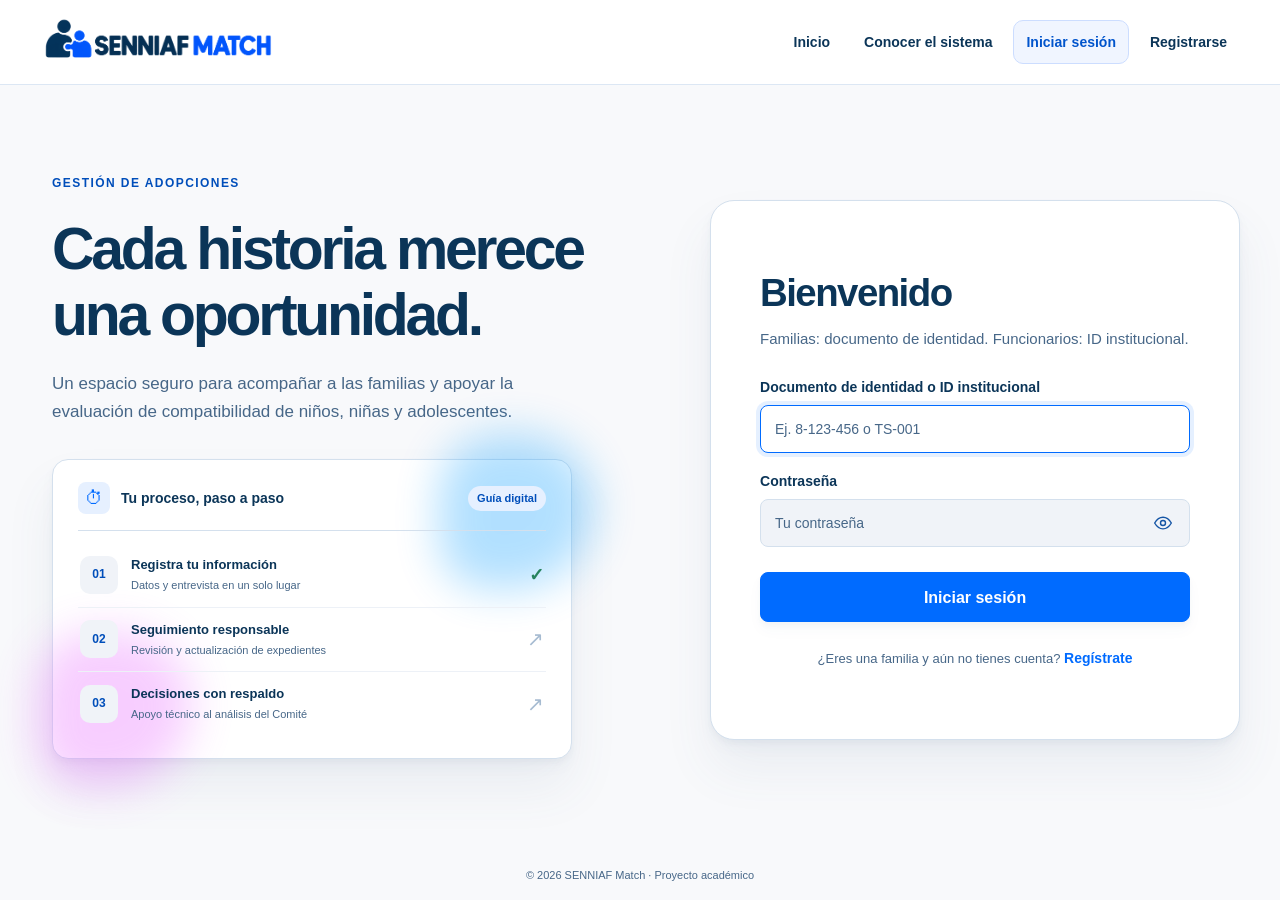
<file: src/main/resources/static/perfiles.html>
<!DOCTYPE html>
<html lang="es">
<head>
<link rel="preload" as="image" href="img/logo.png">
<meta charset="UTF-8">
<meta name="viewport" content="width=device-width, initial-scale=1">
<title>SENNIAF Match · Mis expedientes</title>
<link rel="stylesheet" href="senniaf.css">
<link rel="stylesheet" href="perfiles.css">
<link rel="stylesheet" href="calendly-theme.css">
<link rel="stylesheet" href="profesionales.css">
<link rel="stylesheet" href="sprint8-acabados.css">
</head>
<body>
<header class="topbar"><div class="topbar-in">
  <a class="topbar-marca" href="#"><img fetchpriority="high" decoding="sync" width="235" height="49" src="img/logo.png" alt="SENNIAF"><span></span></a>
  <div class="usuario" id="usuario"></div>
</div></header>
<main>
  <section class="hero">
    <a class="volver" href="funcionario.html">← Mis expedientes</a>
    <h1 id="tituloExpedientes">Mis expedientes</h1>
    <p>Consulta los casos asignados y su información profesional.</p>
  </section>
  <section id="avisosPendientes" class="tarjeta" hidden aria-live="polite"></section>
  <div id="filtroInactivos" class="pro-herramientas">
    <label class="pro-buscar"><span id="iconoBuscar" aria-hidden="true"></span><input id="buscarExpediente" type="search" placeholder="Buscar por código del expediente…" aria-label="Buscar expediente"></label>
    <select id="vistaExpedientes" aria-label="Participación en el Match"><option value="activos">Expedientes activos</option><option value="retirados">Fuera del Match</option></select>
    <input type="checkbox" id="incluirInactivos" hidden checked>
  </div>
  <div id="resumenExpediente" class="pro-resumen" hidden></div>
  <nav id="pestanasExpediente" class="pro-pestanas" aria-label="Secciones del expediente" role="tablist" hidden></nav>
  <div id="estado" class="tarjeta estado">Cargando perfiles…</div>
  <div id="lista" class="lista"></div><div id="paginacion" class="pro-paginacion" hidden></div>
  <section id="panelDetalle" class="tarjeta pro-panel-profesional" hidden><div class="pro-fila-titulo" id="cabeceraInformacionSocial"><div><h2 id="tituloDetalle">Expediente completo</h2><p>Consulta los datos registrados en el expediente.</p></div></div><div id="datosDetalle"></div></section>
  <section id="panelEvaluaciones" class="tarjeta pro-panel-profesional" hidden>
    <div class="pro-fila-titulo" id="cabeceraInformacionPsicologica"><div><h2 id="tituloEvaluaciones">Información psicológica</h2><p id="descripcionPsicologia">Consulta los informes registrados en el expediente.</p></div><span class="chip" id="casoAsignadoPsicologia" hidden>Caso asignado</span></div>
    <div class="pro-reciente" id="contextoPsicologia" hidden></div>
    <div id="evaluacionesVigentes"></div>
    <div id="estadoEvaluaciones" role="status"></div>

    <!-- La edición reutiliza el formulario; guardar crea una revisión y mantiene el informe anterior. -->
    <form id="formEvaluacion" hidden>
      <section class="pro-form-bloque pro-evaluacion-datos"><h3><span data-icono="calendario"></span>Datos de la evaluación</h3><dl class="detalle-datos" id="datosRegistroPsicologico"></dl></section>
      <section class="pro-form-bloque pro-contexto-evaluacion"><h3><span data-icono="solicitudes"></span>Métodos de evaluación</h3><p>Selecciona únicamente los métodos que utilizaste.</p><fieldset class="pro-areas"><legend>Métodos utilizados</legend><div id="metodosEvaluacion" class="pro-opciones-contexto"></div></fieldset>
      <fieldset id="otroMetodoContexto" hidden disabled><legend>Otro método</legend><label for="otroMetodo">Especifica el método utilizado</label><textarea id="otroMetodo" maxlength="2000" rows="3"></textarea></fieldset>
      <fieldset id="instrumentosContexto" hidden disabled><legend>Instrumentos psicológicos</legend><label for="instrumentos">Instrumentos utilizados</label><textarea id="instrumentos" maxlength="2000" rows="3"></textarea><label for="resultadosInstrumentos">Resultados pertinentes</label><textarea id="resultadosInstrumentos" maxlength="5000" rows="4"></textarea></fieldset></section>
      <section class="pro-form-bloque"><h3><span data-icono="psicologia"></span>Evaluación psicológica</h3><label for="evaluacionPsicologica">Resultados de la evaluación</label><p id="ayudaEvaluacion">Describe los principales resultados obtenidos durante la evaluación y los aspectos relevantes para el seguimiento del caso</p><textarea id="evaluacionPsicologica" aria-describedby="ayudaEvaluacion" required maxlength="5000" rows="5"></textarea></section>
      <section class="pro-form-bloque"><h3><span data-icono="comprobar"></span>Áreas evaluadas</h3><p>Selecciona los aspectos que evaluaste. No indican diagnósticos ni dificultades automáticamente.</p><fieldset class="pro-areas"><legend>Aspectos evaluados</legend>
      <label><input type="checkbox" name="areasObservadas" value="ADAPTACION_EMOCIONAL"> Adaptación emocional</label>
      <label><input type="checkbox" name="areasObservadas" value="INTERACCION_SOCIAL"> Interacción social</label>
      <label><input type="checkbox" name="areasObservadas" value="CONDUCTA"> Conducta</label>
      <label><input type="checkbox" name="areasObservadas" value="APRENDIZAJE"> Aprendizaje</label>
      <label><input type="checkbox" name="areasObservadas" value="RELACIONES_AFECTIVAS"> Relaciones afectivas</label>
      <label><input type="checkbox" name="areasObservadas" value="ACOMPANAMIENTO"> Necesidades de acompañamiento</label></fieldset></section>
      <section class="pro-form-bloque"><h3><span data-icono="informe"></span>Observaciones profesionales</h3><label for="observacionesPsicologicas">Observaciones</label><p id="ayudaObservaciones">Registra los comportamientos, emociones e interacciones observados durante la evaluación</p><textarea id="observacionesPsicologicas" aria-describedby="ayudaObservaciones" required maxlength="5000" rows="4"></textarea><p class="ayuda">Describe lo observado y reserva las interpretaciones para la valoración profesional.</p></section>
      <section class="pro-form-bloque"><h3><span data-icono="persona"></span>Valoración profesional</h3><label for="hallazgosProfesionales">Valoración profesional</label><p id="ayudaValoracion">Explica los hallazgos de la evaluación y las necesidades de acompañamiento identificadas</p><textarea id="hallazgosProfesionales" aria-describedby="ayudaValoracion" maxlength="5000" rows="4" placeholder="Fortalezas, recursos, necesidades y factores relevantes para el seguimiento y la integración familiar."></textarea></section>
      <section class="pro-form-bloque"><h3><span data-icono="salud"></span>Diagnóstico profesional</h3><label><input type="checkbox" id="sinDiagnostico" checked> No se establece diagnóstico</label><fieldset data-diagnostico-formal hidden disabled><legend>Diagnóstico formal opcional</legend><p id="ayudaDiagnostico">Regístralo solo cuando exista sustento profesional. Puedes incluir una descripción complementaria.</p><textarea id="diagnosticoProfesional" aria-describedby="ayudaDiagnostico" maxlength="5000" rows="4" aria-label="Diagnóstico y descripción complementaria"></textarea></fieldset></section>
      <section class="pro-form-bloque pro-contexto-evaluacion"><h3><span data-icono="personas"></span>Necesidades de acompañamiento</h3><p>Selecciona los apoyos identificados. Estas opciones no establecen diagnósticos.</p><fieldset class="pro-areas"><legend>Apoyos necesarios</legend><div id="apoyosEvaluacion" class="pro-opciones-contexto"></div></fieldset><fieldset id="otroApoyoContexto" hidden disabled><legend>Otro apoyo</legend><label for="otroApoyo">Especifica el apoyo necesario</label><textarea id="otroApoyo" maxlength="2000" rows="3"></textarea></fieldset><label for="detalleAcompanamiento">Necesidad, contexto y orientaciones</label><textarea id="detalleAcompanamiento" maxlength="5000" rows="4"></textarea></section>
      <section class="pro-form-bloque"><h3><span data-icono="salud"></span>Recomendaciones profesionales</h3><label for="recomendacionesPsicologicas">Orientaciones y apoyos</label><p id="ayudaRecomendaciones">Indica las orientaciones y apoyos recomendados para el seguimiento y bienestar del niño, niña o adolescente</p><textarea id="recomendacionesPsicologicas" aria-describedby="ayudaRecomendaciones" required maxlength="5000" rows="4"></textarea></section>
      <div class="pro-acciones"><button class="boton secundario" id="cancelarCorreccion" type="button">Cancelar</button><button class="boton secundario" id="cargarEjemploPsicologico" type="button">Cargar datos de ejemplo</button><button class="boton" id="guardarEvaluacion" type="submit">Guardar evaluación</button></div>
    </form>

  </section>
  <section id="panelSolicitudes" class="tarjeta" hidden>
    <div class="pro-fila-titulo"><div><h2>Gestión del expediente</h2></div><span id="estadoGestion" class="chip"></span></div>
    <div id="mensajeEstado" role="status"></div>
    <div class="pro-gestion-linea"><div><strong>Estado actual</strong><p id="ayudaGestion" hidden></p></div><button class="boton" id="abrirSolicitud" type="button" hidden>Solicitar desactivación</button></div>

    <dialog id="dialogoSolicitud" class="pro-dialogo" aria-labelledby="tituloDialogoSolicitud">
      <button type="button" class="pro-dialogo-cerrar" id="cerrarDialogoSolicitud" aria-label="Cerrar solicitud">×</button>
      <div class="pro-modal-cabecera"><span class="pro-simbolo" data-icono="solicitudes"></span><h2 id="tituloDialogoSolicitud">Solicitar desactivación</h2></div><p class="pro-identificadores" id="expedienteDialogoSolicitud"></p>
      <p>Selecciona el motivo. El Comité revisará tu solicitud antes de cambiar el estado del expediente.</p>
      <form id="formSolicitud" hidden>
        <input id="tipoSolicitud" type="hidden">
        <fieldset id="motivosPredeterminados" class="pro-motivos"><legend>Motivo de la solicitud</legend></fieldset>
        <label for="motivoSolicitud">Justificación</label>
        <textarea id="motivoSolicitud" required minlength="10" maxlength="2000" rows="4"></textarea>
        <p class="ayuda">Puedes editar el mensaje antes de enviarlo.</p>
        <p id="errorSolicitud" role="alert"></p>
        <div class="pro-acciones"><button class="boton secundario" id="cancelarSolicitud" type="button">Cancelar</button><button class="boton" id="enviarSolicitud" type="submit">Enviar solicitud</button></div>
      </form>
    </dialog>
    <div id="historialSolicitudes"></div>
  </section>

  <section id="panelAuditoria" class="tarjeta" hidden><h2>Historial de cambios</h2><ul id="historialCaso"></ul></section>
</main>
<footer class="pie-pagina">© 2026 SENNIAF Match · Proyecto académico</footer>

<script src="senniaf.js"></script>
<script src="profesionales.js"></script>
<script src="contexto-evaluacion.js"></script>
<script src="ejemplos-demo.js"></script>
<script>
const sesion = Sesion.requerir(['TRABAJADOR_SOCIAL', 'PSICOLOGO', 'COMITE']);
const parametrosExpediente = new URLSearchParams(location.search);
const desdeVinculacion = parametrosExpediente.get('origen') === 'vinculacion';
const vinculacionOrigen = parametrosExpediente.get('vinculacionOrigen') || '';
const vinculacionOrigenValida = /^[1-9]\d{0,18}$/.test(vinculacionOrigen)
  && BigInt(vinculacionOrigen) <= 9223372036854775807n;
const codigoEvaluacion = parametrosExpediente.get('caso');
const codigoFamilia = new URLSearchParams(location.search).get('familia');
if(codigoFamilia)document.body.classList.add('s8-acabado');
const vistaSolicitudes = sesion?.rol === 'TRABAJADOR_SOCIAL' && new URLSearchParams(location.search).get('vista') === 'solicitudes';
let expedientes = [], pagina = 1;
let expedienteSeleccionado = null;
let informesPsicologicos = [];
let solicitudesDelCaso = [];
let corrigiendoInforme = null;
if (sesion) {
  ContextoPsicologico.iniciar();
  Sesion.pintarCabecera(sesion);
  let seccionNavegacion = 'expedientes';
  if (sesion.rol === 'COMITE') {
    seccionNavegacion = parametrosExpediente.get('origen') === 'solicitudes'
      ? 'solicitudes' : 'compatibilidad';
  }
  if (desdeVinculacion) seccionNavegacion = 'vinculaciones';
  Profesionales.iniciar(sesion, seccionNavegacion);
  document.getElementById('iconoBuscar').innerHTML=Profesionales.icono('buscar');
  document.querySelectorAll('[data-icono]').forEach(el=>el.innerHTML=Profesionales.icono(el.dataset.icono));
  document.querySelector('.volver').textContent='← Volver al inicio';
  if(vistaSolicitudes && sesion.rol==='TRABAJADOR_SOCIAL') {
    document.getElementById('tituloExpedientes').textContent='Solicitudes';
    document.querySelector('.hero p').textContent='Consulta las solicitudes de tus expedientes y la respuesta del Comité.';
    document.getElementById('vistaExpedientes').hidden=true;
  }
  if (sesion.rol === 'COMITE'&&!codigoEvaluacion&&!codigoFamilia) {
    location.replace('match.html?vista=solicitudes');
    document.getElementById('tituloExpedientes').textContent = 'Expedientes y solicitudes del Comité';
    document.getElementById('filtroInactivos').hidden = true;
    document.querySelector('.volver').href = 'match.html';
    document.querySelector('.volver').textContent = '← Volver al Comité';
  }
  if (codigoEvaluacion || codigoFamilia) {
    document.getElementById('lista').hidden = true;
    document.getElementById('estado').hidden = true;
    document.getElementById('filtroInactivos').hidden = true;
    document.getElementById('tituloExpedientes').textContent = codigoEvaluacion ? (sesion.rol==='COMITE'?'Expediente infantil · ':'Expediente ')+codigoEvaluacion : 'Expediente familiar · '+codigoFamilia;
    document.querySelector('.hero p').textContent = codigoFamilia?'Consulta la entrevista y las condiciones registradas por la familia.':sesion.rol==='PSICOLOGO'?'Consulta la información social y registra tu evaluación psicológica.':'Consulta la información de este expediente y las acciones realizadas.';
    const origen = new URLSearchParams(location.search).get('casoOrigen') || codigoEvaluacion;
    document.querySelector('.volver').href = new URLSearchParams(location.search).get('origen') === 'match' ? 'match.html' + (origen ? '?caso=' + encodeURIComponent(origen) : '') : 'perfiles.html';
    if (desdeVinculacion) {
      const volver = document.querySelector('.volver');
      volver.href = vinculacionOrigenValida
        ? 'vinculaciones.html?id=' + encodeURIComponent(vinculacionOrigen)
        : 'vinculaciones.html';
      volver.textContent = vinculacionOrigenValida
        ? '← Volver a VIN-' + vinculacionOrigen : '← Volver a Vinculaciones';
    } else if(sesion.rol==='COMITE'){
      const parametros=new URLSearchParams(location.search),familiaOrigen=parametros.get('familiaOrigen')||codigoFamilia;
      document.querySelector('.volver').href=parametros.get('origen')==='solicitudes'?'match.html?vista=solicitudes':'match.html?vista=compatibilidad'+(origen?'&caso='+encodeURIComponent(origen):'')+(familiaOrigen?'&familia='+encodeURIComponent(familiaOrigen):'');
      document.querySelector('.volver').textContent=parametros.get('origen')==='solicitudes'?'← Volver a solicitudes':'← Volver al análisis completo';
    }else document.querySelector('.volver').textContent='← Volver a Mis expedientes';
  } else { cargar(); Sesion.cargarPendientes('avisosPendientes'); }
  if (codigoEvaluacion) cargarCaso();
  if (codigoFamilia) cargarFamilia();
}
async function cargar() {
  const estado = document.getElementById('estado');
  try {
    const r = await fetch('/api/ninos?incluirInactivos=' + document.getElementById('incluirInactivos').checked, { headers: Sesion.encabezados() });
    const datos = await r.json();
    if (!r.ok) throw new Error(datos.mensaje || 'No se pudieron consultar los perfiles.');
    expedientes=datos; pagina=1;
    if(vistaSolicitudes && sesion.rol==='TRABAJADOR_SOCIAL') {
      const grupos=await Promise.all(datos.map(async p=>({p,solicitudes:await leerApi(`/api/ninos/${encodeURIComponent(p.codigoCaso)}/solicitudes-estado`)})));
      expedientes=grupos.filter(g=>g.solicitudes.length).map(g=>({...g.p,solicitudes:g.solicitudes}));
    }
    pintarExpedientes();
  } catch (e) { estado.hidden=false;estado.textContent = e.message; estado.classList.add('error'); }
}
function pintarExpedientes() {
  const buscar=document.getElementById('buscarExpediente').value.trim().toLocaleLowerCase('es');
  const retirados=document.getElementById('vistaExpedientes').value==='retirados';
  const datos=expedientes.filter(p=>(vistaSolicitudes || sesion.rol==='COMITE' || Boolean(p.bajaLogica)===retirados) && p.codigoCaso.toLocaleLowerCase('es').includes(buscar));
  const total=Math.ceil(datos.length/9);pagina=Math.min(pagina,total||1);
  const estado=document.getElementById('estado');estado.hidden=datos.length>0;estado.textContent=buscar?'No encontramos expedientes con ese código.':vistaSolicitudes?'Todavía no has presentado solicitudes.':retirados?'No tienes expedientes fuera del Match.':'No tienes expedientes activos asignados.';
  document.getElementById('lista').innerHTML=datos.slice((pagina-1)*9,pagina*9).map(p=>`<article class="tarjeta pro-caso">
    <div class="pro-caso-cabecera"><span class="pro-carpeta">${Profesionales.icono('carpeta')}</span><h2>${limpiarHtml(p.codigoCaso)}</h2></div>
    <div><span class="chip ${p.cierrePorAdopcion?'cerrado':p.bajaLogica?'retirado':''}">${Profesionales.estado(p)}</span></div>
    <div class="datos"><span>Edad<strong>${limpiarHtml(Profesionales.edad(p))}</strong></span><span>Escolaridad<strong>${limpiarHtml(Profesionales.etiqueta(p.nivelEscolar))}</strong></span></div>
    <p>Psicología: <strong>${limpiarHtml(p.psicologoAsignado || 'Pendiente de vinculación')}</strong></p>
    ${p.solicitudesPendientes?(p.solicitudesPendientesDetalle?.length?p.solicitudesPendientesDetalle.map(s=>`<p>Solicitud de ${s.categoria==='ADOPCION_FORMALIZADA'?'cierre por adopción':s.tipo==='REACTIVACION'?'reactivación':'desactivación'} pendiente</p>`).join(''):'<p>Consulta la solicitud pendiente del expediente.</p>'):''}
    ${vistaSolicitudes?p.solicitudes.map(s=>`<p>${s.categoria==='ADOPCION_FORMALIZADA'?'Cierre por adopción':limpiarHtml(Profesionales.etiqueta(s.tipo))} · <strong>${limpiarHtml(Profesionales.etiqueta(s.estado))}</strong></p>`).join(''):''}
    <a class="boton" href="perfiles.html?caso=${encodeURIComponent(p.codigoCaso)}${vistaSolicitudes?'#panelSolicitudes':''}">Abrir expediente ${Profesionales.icono('carpeta')}</a></article>`).join('');
  const pag=document.getElementById('paginacion');pag.hidden=total<=1;pag.innerHTML=`<button class="boton secundario" type="button" id="paginaAnterior" ${pagina===1?'disabled':''}>Anterior</button><span>${pagina} de ${total}</span><button class="boton secundario" type="button" id="paginaSiguiente" ${pagina===total?'disabled':''}>Siguiente</button>`;
  document.getElementById('paginaAnterior').onclick=()=>{pagina--;pintarExpedientes();};document.getElementById('paginaSiguiente').onclick=()=>{pagina++;pintarExpedientes();};
}
document.getElementById('buscarExpediente').addEventListener('input',()=>{pagina=1;pintarExpedientes();});
document.getElementById('vistaExpedientes').addEventListener('change',()=>{pagina=1;pintarExpedientes();});

async function cargarEvaluaciones() {
  const panel = document.getElementById('panelEvaluaciones');
  const estado = document.getElementById('estadoEvaluaciones');
  panel.hidden = false;
  document.getElementById('formEvaluacion').hidden = true;
  document.getElementById('tituloEvaluaciones').innerHTML = Profesionales.icono('psicologia')+'Información psicológica';
  try {
    const r = await fetch(`/api/ninos/${encodeURIComponent(codigoEvaluacion)}/evaluaciones-psicologicas`, { headers: Sesion.encabezados() });
    const datos = await r.json();
    if (!r.ok) throw new Error(datos.mensaje || 'No tienes acceso a este expediente.');
    informesPsicologicos = datos;
    document.getElementById('evaluacionesVigentes').innerHTML=datos.filter(e=>e.vigente).map(e=>Profesionales.informe(e)).join('');
    Profesionales.mensaje(estado,datos.length?'':'Todavía no hay evaluaciones psicológicas registradas.','aviso');
    pintarDatosEvaluacion();
    document.getElementById('formEvaluacion').hidden = sesion.rol !== 'PSICOLOGO' || datos.some(e=>e.vigente);
    document.getElementById('descripcionPsicologia').textContent=sesion.rol==='PSICOLOGO'?'Registra tus observaciones y orientaciones para este caso.':'Consulta los informes registrados en el expediente.';
    const contexto=document.getElementById('contextoPsicologia');contexto.hidden=true;document.getElementById('casoAsignadoPsicologia').hidden=true;
    contexto.replaceChildren();
    document.getElementById('editarPsicologia')?.remove();
    const vigente=datos.find(e=>e.vigente);
    if(sesion.rol==='PSICOLOGO'&&vigente?.profesional===sesion.id)document.getElementById('cabeceraInformacionPsicologica').insertAdjacentHTML('beforeend',`<button id="editarPsicologia" class="boton secundario chico" type="button" data-corregir="${vigente.id}">${Profesionales.icono('informe')}Editar información psicológica</button>`);


  } catch (e) { Profesionales.mensaje(estado,e.message,'error'); }
}
document.getElementById('cargarEjemploPsicologico').addEventListener('click',()=>{
 const form=document.getElementById('formEvaluacion');
 const tieneRespuestas=[...form.querySelectorAll('textarea,input')].some(c=>c.id!=='sinDiagnostico'&&!['hidden','submit','button'].includes(c.type)&&(c.type==='checkbox'?c.checked:Boolean(c.value.trim())));
 const cargar=async()=>{const b=document.getElementById('cargarEjemploPsicologico');b.disabled=true;try{await ContextoPsicologico.cargarEjemplo(expedienteSeleccionado);Profesionales.mensaje(document.getElementById('estadoEvaluaciones'),'Ejemplo adaptado al expediente. Revísalo antes de guardar; los informes registrados se conservan.','aviso');}catch(e){Profesionales.mensaje(document.getElementById('estadoEvaluaciones'),e.message,'error');}finally{b.disabled=false;}};
 if(tieneRespuestas)Profesionales.confirmar('¿Cargar datos de ejemplo?','Se reemplazarán las respuestas de este formulario. No se guardará ningún cambio hasta que pulses Guardar evaluación.',cargar);
 else cargar();
});
document.getElementById('formEvaluacion').addEventListener('submit', async e => {
  e.preventDefault();
  ContextoPsicologico.actualizar();
  if(!Profesionales.validarFormulario(e.currentTarget))return;
  const boton = document.getElementById('guardarEvaluacion');
  const estado = document.getElementById('estadoEvaluaciones');
  boton.disabled = true;
  try {
    const r = await fetch(`/api/ninos/${encodeURIComponent(codigoEvaluacion)}/evaluaciones-psicologicas` + (corrigiendoInforme ? '/' + corrigiendoInforme : ''), {
      method: corrigiendoInforme ? 'PUT' : 'POST', headers: Sesion.encabezados({'Content-Type':'application/json'}),
      body: JSON.stringify({evaluacion: document.getElementById('evaluacionPsicologica').value,
        observaciones: document.getElementById('observacionesPsicologicas').value,
        recomendaciones: document.getElementById('recomendacionesPsicologicas').value,
        contextoEvaluacion:ContextoPsicologico.leer(),
        sinDiagnostico:document.getElementById('sinDiagnostico').checked,
        areasObservadas:[...document.querySelectorAll('[name=areasObservadas]:checked')].map(c=>c.value),
        hallazgosProfesionales:document.getElementById('hallazgosProfesionales').value,
        diagnosticoProfesional:document.getElementById('sinDiagnostico').checked?null:document.getElementById('diagnosticoProfesional').value})
    });
    const datos = await r.json();
    if (!r.ok) throw new Error(datos.mensaje || 'No se pudo guardar la evaluación.');
    const sinCambios=corrigiendoInforme!=null&&String(datos.id)===String(corrigiendoInforme);
    terminarCorreccion();
    await cargarEvaluaciones();
    await cargarHistoria();
    Profesionales.mensaje(estado,sinCambios?'La evaluación ya contiene esta información; no se registró una nueva versión.':'Evaluación guardada correctamente',sinCambios?'aviso':'exito');
  } catch (error) { Profesionales.mensaje(estado,error.message,'error'); }
  finally { boton.disabled = false; }
});

const CAMPOS_NINO = {
  codigoCaso:'Código del expediente', edad:'Edad', unidadEdad:'Unidad de edad', nivelEscolar:'Nivel escolar', gradoEscolar:'Grado escolar',
  rendimientoAcademico:'Rendimiento académico', habilidades:'Habilidades', habilidadesDetalle:'Detalle de habilidades',
  gustos:'Intereses', gustosDetalle:'Detalle de intereses', personalidad:'Rasgos de personalidad', personalidadDetalle:'Detalle de personalidad',
  alergias:'Alergias', alergiasDetalle:'Detalle de alergias', intoleranciaLactosa:'Intolerancia a la lactosa',
  condicionesSalud:'Condiciones de salud', condicionesSaludDetalle:'Detalle de salud', necesidadesApoyo:'Necesidades de apoyo',
  tieneHermanos:'Tiene hermanos', cantidadHermanos:'Cantidad de hermanos', hermanosDetalle:'Información de hermanos',
  idiomaComunicacion:'Idioma y comunicación',costumbresTradiciones:'Costumbres y tradiciones significativas',vinculosCulturales:'Vínculos culturales y comunitarios',opinionCultural:'Preferencias y opinión del niño',recomendacionesCulturales:'Recomendaciones de continuidad cultural',contextoCultural:'Contexto cultural', registradoPor:'Creador del expediente', fechaRegistro:'Fecha de registro',
  trabajadorSocialAsignado:'Responsable de trabajo social', psicologoAsignado:'Profesional de psicología',
  perfilCompleto:'Perfil completo', bajaLogica:'Excluido del Match (seguimiento permitido)'
};
const CAMPOS_FAMILIA = {
  codigoCaso:'Código del expediente', tipoFamilia:'Estructura familiar', especificacionHogar:'Composición del hogar (otra)', notaEstructuraHogar:'Notas del hogar', redApoyo:'Red de apoyo',
  notaRedApoyo:'Notas de apoyo', provincia:'Provincia', disponibilidadViaje:'Disponibilidad de viaje', notaDistancia:'Notas de distancia',
  edadMinimaAceptada:'Edad mínima', edadMaximaAceptada:'Edad máxima', notaRangoEdad:'Notas del rango de edad',
  disposicionHermanos:'Disposición a hermanos', notaHermanos:'Notas de hermanos', condicionesPuedeAcompanarHoy:'Salud: apoyo actual',
  condicionesConApoyo:'Salud: con apoyo adicional', notaCondicionesSalud:'Notas de salud', ...Object.fromEntries(Profesionales.culturaFamilia.map(([k,t])=>[k,t])), continuidadCultural:'Información cultural registrada anteriormente',
  registradoPor:'Responsable familiar', fechaRegistro:'Fecha de registro', perfilCompleto:'Entrevista completa',
  reevaluacionPendiente:'Reevaluación pendiente', numeroReevaluaciones:'Reevaluaciones completadas'
};
const ICONOS_REGISTRO = {codigoCaso:'carpeta',registradoPor:'persona',fechaRegistro:'calendario',trabajadorSocialAsignado:'credencial',psicologoAsignado:'psicologia'};
function detalleCampos(datos, campos) {
  return '<dl class="detalle-datos">' + Object.entries(campos).filter(([k])=>k!=='especificacionHogar'||datos.tipoFamilia==='OTRA').map(([k, titulo]) => {
    let valor = datos[k];
    if(k==='edad')valor=Profesionales.edad(datos);
    if(k==='tieneHermanos'&&valor==='NO_SABE')valor='Aún no se ha confirmado';
    if(k==='cantidadHermanos'&&datos.tieneHermanos!=='SI')valor=datos.tieneHermanos==='NO'?0:'Aún no se ha confirmado';
    if (['trabajadorSocialAsignado','psicologoAsignado'].includes(k) && !valor) valor = 'Pendiente de vinculación';
    if (typeof valor === 'boolean') valor = valor ? 'Sí' : 'No';
    if (Array.isArray(valor)) valor = valor.length?valor.map(v=>Profesionales.etiqueta(v)).join(', '):['condicionesPuedeAcompanarHoy','condicionesConApoyo'].includes(k)?'Sin condiciones específicas declaradas':'Sin opciones registradas';
    if (k==='fechaRegistro' && valor) valor=Profesionales.fecha(valor);
    if (typeof valor==='string' && /^[A-Z_]+$/.test(valor)) valor=Profesionales.etiqueta(valor);
    return `<div${ICONOS_REGISTRO[k]?' class="detalle-con-icono"':''}><dt>${ICONOS_REGISTRO[k]?Profesionales.icono(ICONOS_REGISTRO[k]):''}${limpiarHtml(titulo)}</dt><dd>${limpiarHtml(valor == null || valor === '' ? 'Sin información' : String(valor))}</dd></div>`;
  }).join('') + '</dl>';
}
async function leerApi(ruta, opciones = {}) {
  const r = await fetch(ruta, {...opciones, headers: Sesion.encabezados({'Content-Type':'application/json'})});
  const datos = await r.json();
  if (!r.ok) throw new Error(datos.mensaje || 'No se pudo completar la operación.');
  return datos;
}
function mostrarErrorExpediente(contenedor) {
  contenedor.replaceChildren();
  const mensaje = document.createElement('p');
  mensaje.setAttribute('role', 'alert');
  mensaje.textContent = 'No se pudo consultar este expediente. Puede que ya no esté disponible o que no tengas acceso.';
  contenedor.append(mensaje);
}
async function cargarCaso() {
  document.getElementById('panelEvaluaciones').hidden = false;
  document.getElementById('formEvaluacion').hidden = true;
  try {
    expedienteSeleccionado = await leerApi(`/api/ninos/${encodeURIComponent(codigoEvaluacion)}`);
    {
      document.getElementById('panelDetalle').hidden = false;
      document.getElementById('tituloDetalle').innerHTML = Profesionales.icono('informe')+'Información social';
      document.getElementById('datosDetalle').innerHTML = detalleSecciones(expedienteSeleccionado,CAMPOS_NINO,GRUPOS_NINO);
      pintarResumen(expedienteSeleccionado);
      if(sesion.rol==='COMITE')document.getElementById('datosDetalle').classList.add('pro-expedientes-completos');
      document.getElementById('panelAuditoria').hidden = false;
    }
    await Promise.all([cargarEvaluaciones(), cargarSolicitudes()]);
    await cargarHistoria();
    configurarPestanas();
  } catch (e) {
    mostrarErrorExpediente(document.getElementById('estadoEvaluaciones'));
  }
}
async function cargarHistoria(){
 const eventos=await leerApi(`/api/ninos/${encodeURIComponent(codigoEvaluacion)}/auditoria`);
 const acciones={CONTENIDO_ACADEMICO_ACTUALIZADO:['Información del expediente actualizada','informe'],CREACION:['Registro del expediente','carpeta'],EDICION:['Información social actualizada','informe'],EVALUACION_PSICOLOGICA:['Evaluación psicológica registrada','psicologia'],CORRECCION_PSICOLOGICA:['Evaluación psicológica actualizada','psicologia'],SOLICITUD_DESACTIVACION:['Solicitud de desactivación presentada','solicitudes'],SOLICITUD_REACTIVACION:['Solicitud de reactivación presentada','solicitudes'],DESACTIVACION_APROBADA:['Desactivación aprobada','comprobar'],DESACTIVACION_RECHAZADA:['Desactivación rechazada','cerrar'],REACTIVACION_APROBADA:['Reactivación aprobada','comprobar'],REACTIVACION_RECHAZADA:['Reactivación rechazada','cerrar'],DECISION_ACEPTADA:['Propuesta aceptada','personas'],DECISION_DESCARTADA:['Propuesta descartada','cerrar'],DECISION_REEVALUACION:['Reevaluación solicitada','informe'],ASIGNACION_AUTOMATICA_PROFESIONALES:['Profesionales asignados al expediente','personas'],VINCULACION_INSTITUCIONAL_FICTICIA:['Profesionales asignados al expediente','personas']};
 const valor=v=>v==='ANIOS'?'Años':v==='MESES'?'Meses':v==='NO_SABE'?'Aún no se ha confirmado':v==null?'Sin información':Array.isArray(v)?v.map(x=>Profesionales.etiqueta(x)).join(', '):typeof v==='boolean'?(v?'Sí':'No'):String(v);
 document.getElementById('historialCaso').innerHTML=eventos.map(e=>{
   const [titulo,icono]=e.titulo?[e.titulo,acciones[e.accion]?.[1]||'solicitudes']:acciones[e.accion]||['Actuación registrada','reloj'],m=Profesionales.momento(e.fecha),d=e.detalles||{};
   const informe=e.evaluacionId?informesPsicologicos.find(i=>i.id===e.evaluacionId):null;
   const campos=(d.campos||[]).map(c=>limpiarHtml(CAMPOS_NINO[c]||'Dato del expediente')).join(', ');
   const edadHistorica=(v,antes)=>{
     const unidad=d[antes?'unidadEdadAnterior':'unidadEdadNueva']||d.cambios?.unidadEdad?.[antes?'anterior':'nuevo']||'ANIOS';
     return Profesionales.edad({edad:v,unidadEdad:unidad});
   };
   const cambios=Object.entries(d.cambios||{}).map(([campo,v])=>`<article class="pro-cambio"><h4>${limpiarHtml(CAMPOS_NINO[campo]||({evaluacion:'Evaluación',observaciones:'Observaciones',recomendaciones:'Recomendaciones',hallazgosProfesionales:'Valoración profesional',diagnosticoProfesional:'Diagnóstico',areasObservadas:'Áreas evaluadas',sinDiagnostico:'Sin diagnóstico',contextoEvaluacion:'Contexto de la evaluación'})[campo]||'Dato del expediente')}</h4><div class="pro-cambio-valores"><span><strong>Antes</strong><br>${limpiarHtml(campo==='edad'?edadHistorica(v.anterior,true):valor(v.anterior))}</span><span class="pro-cambio-flecha" aria-hidden="true">→</span><span><strong>Después</strong><br>${limpiarHtml(campo==='edad'?edadHistorica(v.nuevo,false):valor(v.nuevo))}</span></div></article>`).join('');
   const contextoDecision=d.familia?`<p><strong>Familia propuesta:</strong> ${limpiarHtml(d.familia)} · <strong>Resultado registrado:</strong> ${d.sinCalculo?'Solicitud de reevaluación sin cálculo':Sesion.puntajeHistorico(d.puntaje,d.maximoAplicable)} · <strong>Versión de criterios:</strong> ${limpiarHtml(d.versionPesos)}</p>`:'';
   const asignacion=(d.trabajadorSocial?`<p><strong>Trabajo social asignado:</strong> ${limpiarHtml(d.trabajadorSocial)}</p>`:'')+(d.psicologo?`<p><strong>Psicología asignada:</strong> ${limpiarHtml(d.psicologo)}</p>`:'');
   const contenido=contextoDecision+asignacion+(d.justificacion?`<p>${limpiarHtml(d.justificacion)}</p>`:'')+(campos?`<p>Campos modificados: ${campos}.</p>`:'')+cambios+(d.detalleParcial?'<p>No se conservó el detalle ampliado de todos los campos; la información actual está disponible en el expediente.</p>':'');
   const responsable=e.rol==='SISTEMA'?'Sistema':e.actor||'Responsable no registrado';
   return `<li class="pro-evento"><div class="pro-evento-cabecera">${Profesionales.icono(icono)}<strong>${titulo}${e.version?' · Versión '+e.version:''}</strong></div><div class="pro-evento-meta"><span>${limpiarHtml(responsable)}</span><span>${limpiarHtml(e.rol==='SISTEMA'?'Sistema':e.rol==='OPERACION_TECNICA'?'Gestión del expediente':ROLES[e.rol]||'Rol no registrado')}</span><time>${limpiarHtml(m.fecha)} · ${limpiarHtml(m.hora)} · Panamá</time></div><p>${limpiarHtml(e.descripcion||'Actuación conservada en el expediente.')}</p>${contenido?`<details class="pro-evento-detalle"><summary>Ver cambios</summary>${contenido}</details>`:''}</li>`;
 }).join('')||'<li>No hay actuaciones registradas.</li>';
}
async function cargarFamilia() {
  document.getElementById('panelDetalle').hidden = false;
  document.getElementById('tituloDetalle').textContent = 'Expediente familiar · ' + codigoFamilia;
  try {
    const datos = await leerApi(`/api/scoring/familias/${encodeURIComponent(codigoFamilia)}/expediente`);
    document.getElementById('datosDetalle').innerHTML = (datos.reevaluacionPendiente?`<aside class="pro-aviso-reevaluaciones" role="status"><h3>${Profesionales.icono('reloj')}Revisión de entrevista pendiente</h3><p>La familia no recibe nuevas recomendaciones hasta completar su actualización.</p>${datos.apartadosReevaluacion?.length?`<p><strong>Apartados solicitados:</strong> ${datos.apartadosReevaluacion.map(limpiarHtml).join(', ')}.</p>`:''}${datos.observacionReevaluacion?`<p><strong>Justificación del Comité</strong></p><p class="pro-texto-registrado">${limpiarHtml(datos.observacionReevaluacion)}</p>`:''}</aside>`:'')+detalleSecciones(datos,CAMPOS_FAMILIA,GRUPOS_FAMILIA);
    if (datos.antecedenteAdopcion?.vinculacionId) {
      const solicitudes = await leerApi('/api/reincorporaciones');
      const delCaso = solicitudes.filter(s => s.codigoCaso === codigoFamilia);
      const resolucionesConFundamento = delCaso.filter(s => ['AUTORIZADA', 'NO_AUTORIZADA'].includes(s.estado) && s.motivoResolucion?.trim());
      const {vinculacionId, reincorporacion: estado} = datos.antecedenteAdopcion;
      const solicitud = delCaso.find(s => s.vinculacion === `VIN-${vinculacionId}`);
      const mensaje = estado.disponible ? 'Disponible para análisis'
        : estado.otraReserva ? 'Reservado por otra vinculación' : 'Fuera del Match';
      const chip = estado.estado === 'SIN_SOLICITUD'
        ? '<span class="chip retirado">Sin solicitud</span>' : Profesionales.estadoSolicitud(estado);
      const historial = s => `<article class="solicitud"><div class="pro-fila-titulo">
        <h3>Solicitud de reincorporación</h3>${Profesionales.estadoSolicitud(s)}</div>
        ${Profesionales.detalleSolicitud({...s, familiar: true})}</article>`;
      document.getElementById('datosDetalle').insertAdjacentHTML('afterbegin', `
        <details id="gestionFamiliar" class="tarjeta">
          <summary class="gestion-familiar-resumen">
            ${Profesionales.icono('carpeta')}
            <span><strong>Gestión del expediente</strong><small>${limpiarHtml(mensaje)}</small></span>
            ${chip}
          </summary>
          <div class="gestion-familiar-contenido">
            ${solicitud ? '<h3>Solicitud de reincorporación</h3>' : ''}
            <div class="gestion-familiar-actuacion">
              ${solicitud ? `<p>Recibida el ${limpiarHtml(Profesionales.fechaSolicitud(solicitud.fechaSolicitud))}</p>` : ''}
              <a class="boton secundario chico" href="vinculaciones.html?id=${Number(vinculacionId)}">Consultar cierre por adopción</a>
            </div>
            ${resolucionesConFundamento.length ? `<details class="pro-seccion historial-gestion">
              <summary>Historial de gestión · ${resolucionesConFundamento.length}</summary>
              ${resolucionesConFundamento.map(historial).join('')}
            </details>` : ''}
          </div>
        </details>`);
      if (location.hash === '#gestionFamiliar') {
        const gestion = document.getElementById('gestionFamiliar');
        gestion.open = true;
        gestion.scrollIntoView();
      }
    }
    if(location.hash==='#apoyosCulturales'){const a=document.getElementById('apoyosCulturales');if(a){a.open=true;a.scrollIntoView({block:'start'});}}
    document.getElementById('datosDetalle').classList.add('pro-expedientes-completos');
  } catch (e) {
    mostrarErrorExpediente(document.getElementById('datosDetalle'));
  }
}
async function cargarSolicitudes() {
  const ruta = `/api/ninos/${encodeURIComponent(codigoEvaluacion)}`;
  const [datos, {reservaMatch}] = await Promise.all([leerApi(ruta + '/solicitudes-estado'), leerApi(ruta + '/opciones-estado')]);
  document.getElementById('panelSolicitudes').hidden = false;
  const solicitud = s => `<article class="tarjeta solicitud" data-id="${Number(s.id)}">
    <div class="pro-fila-titulo"><h3>${limpiarHtml(Profesionales.tituloSolicitud(s))}</h3>${Profesionales.estadoSolicitud(s)}</div>
    ${Profesionales.detalleSolicitud(s)}
    ${sesion.rol === 'COMITE' && s.estado === 'PENDIENTE' ? `<div class="pro-acciones">
      ${s.categoria !== 'ADOPCION_FORMALIZADA' ? `<button class="boton chico" type="button" data-resolver="${Number(s.id)}" data-aprobar="si">Aprobar solicitud</button>` : '<p>La adopción se registra mediante el cierre institucional de la vinculación.</p>'}
      <button class="boton secundario chico" type="button" data-resolver="${Number(s.id)}" data-aprobar="no">Rechazar solicitud</button></div>` : ''}
    </article>`;
  solicitudesDelCaso=datos;
  const pendientes=datos.filter(s=>s.estado==='PENDIENTE'), resueltas=datos.filter(s=>s.estado!=='PENDIENTE');
  document.getElementById('historialSolicitudes').innerHTML = pendientes.map(solicitud).join('') +
    `<details class="pro-seccion historial-gestion"><summary>Historial de gestión · ${resueltas.length}</summary>
      ${resueltas.length ? resueltas.map(solicitud).join('') : '<p>No hay solicitudes resueltas.</p>'}</details>`;
  const p = expedienteSeleccionado;
  p.reservaMatch = reservaMatch;
  pintarResumen(p);
  document.getElementById('tipoSolicitud').value = p.bajaLogica ? 'REACTIVACION' : 'DESACTIVACION';
  const pendiente = pendientes.length > 0;
  document.getElementById('estadoGestion').textContent = p.cierrePorAdopcion ? 'Retiro definitivo'
    : p.bajaLogica ? 'Fuera del Match' : reservaMatch ? 'Reservado' : Profesionales.estado(p);
  const ultimaDesactivacion = resueltas.find(s=>s.estado==='APROBADA' && s.tipo==='DESACTIVACION');
  const ayuda = document.getElementById('ayudaGestion');
  ayuda.textContent = p.cierrePorAdopcion ? 'Adopción formalizada'
    : p.bajaLogica ? ultimaDesactivacion?.motivoResolucion || 'Desactivación temporal'
    : reservaMatch ? 'Existe una reserva vigente en Vinculaciones.' : '';
  ayuda.hidden = !ayuda.textContent;
  document.getElementById('abrirSolicitud').textContent=expedienteSeleccionado.bajaLogica?'Solicitar reactivación':'Solicitar desactivación';
  document.getElementById('expedienteDialogoSolicitud').textContent = p.codigoCaso;
  document.getElementById('tituloDialogoSolicitud').textContent=document.getElementById('abrirSolicitud').textContent;
  document.getElementById('abrirSolicitud').hidden=sesion.rol!=='TRABAJADOR_SOCIAL'||pendiente||expedienteSeleccionado.cierrePorAdopcion;
  document.getElementById('historialSolicitudes').hidden = !['COMITE','TRABAJADOR_SOCIAL'].includes(sesion.rol);

  document.getElementById('formSolicitud').hidden = sesion.rol !== 'TRABAJADOR_SOCIAL' || expedienteSeleccionado.cierrePorAdopcion || datos.some(s => s.estado === 'PENDIENTE');
  prepararMotivos();
}
document.getElementById('formSolicitud').addEventListener('submit', async e => {
  e.preventDefault(); const boton = document.getElementById('enviarSolicitud'); boton.disabled = true;
  try {
    await leerApi(`/api/ninos/${encodeURIComponent(codigoEvaluacion)}/solicitudes-estado`, {method:'POST', body:JSON.stringify({
      categoria: document.querySelector('[name="categoriaSolicitud"]:checked')?.value, tipo: document.getElementById('tipoSolicitud').value, motivo: document.getElementById('motivoSolicitud').value})});
    document.getElementById('dialogoSolicitud').close(); e.target.reset(); await cargarCaso();
    document.getElementById('mensajeEstado').textContent = 'Solicitud enviada al Comité. El estado del expediente no ha cambiado.';
  } catch(error) { document.getElementById('errorSolicitud').textContent = error.message; }
  finally { boton.disabled = false; }
});
document.getElementById('historialSolicitudes').addEventListener('click',e=>{
  const boton=e.target.closest('[data-resolver]');if(!boton)return;
  const s=solicitudesDelCaso.find(s=>String(s.id)===boton.dataset.resolver);if(!s)return;
  const aprobar=boton.dataset.aprobar==='si',adopcion=s.categoria==='ADOPCION_FORMALIZADA',reactivar=s.tipo==='REACTIVACION';
  if (adopcion && aprobar) return;
  const opciones=adopcion?[
    ['PROCEDIMIENTO_VIGENTE','Corresponde al cierre institucional','La solicitud se rechaza porque la adopción formalizada se registra mediante el cierre institucional de la vinculación. El expediente conserva su estado actual.'],
    ['OTRO','Otro motivo','']
  ]:!aprobar?[
    reactivar ? ['CONDICIONES_PENDIENTES','Condiciones pendientes de restablecer','La revisión establece que aún no se han restablecido las condiciones de participación del expediente.']
      : ['NO_JUSTIFICADA','Desactivación no justificada','La información revisada no justifica suspender la participación del expediente.'],
    ['INFORMACION_INSUFICIENTE','Información insuficiente','La documentación disponible no permite autorizar el cambio solicitado. El expediente conserva su estado y se recomienda completar la información.'],
    reactivar ? ['REQUISITOS_PENDIENTES','Requisitos pendientes','La reactivación queda pendiente de que se acrediten los requisitos institucionales aplicables.']
      : ['NO_PROCEDE','Solicitud no procedente','Después de revisar el estado del expediente y la solicitud, no se considera procedente la desactivación.'],
    ['OTRO','Otro motivo','']
  ]:reactivar?[
    ['SITUACION_RESUELTA','Situación resuelta','La revisión confirma que se resolvió la situación que motivó el retiro temporal y que procede la reactivación.'],
    ['REVISION_COMPLETADA','Revisión del expediente completada','Se completó la revisión del expediente y se autoriza su reactivación para el análisis de compatibilidad, sujeta al cumplimiento de los requisitos del sistema.'],
    ['CONDICIONES_RESTABLECIDAS','Condiciones de participación restablecidas','La información revisada permite autorizar la reactivación del expediente, al haberse restablecido las condiciones para participar en el análisis de compatibilidad.'],
    ['OTRO','Otro','']
  ]:[
    ['TRASLADO','Traslado confirmado','Se confirmó el traslado a otra unidad responsable. Se autoriza el retiro temporal y se conservan los antecedentes del expediente.'],
    ['SUSPENSION','Suspensión temporal justificada','Se revisó la solicitud y se autoriza la desactivación temporal del expediente mientras se actualiza o revisa su situación. Se conserva el seguimiento y el historial.'],
    ['SITUACION','Cambio de situación verificado','La documentación revisada sustenta suspender temporalmente la participación del expediente en nuevas propuestas. Su posible regreso requerirá autorización del Comité.'],
    ['OTRO','Otro','']
  ];
  const confirmacion = !aprobar ? '¿Deseas rechazar esta solicitud? El estado del expediente se mantendrá sin cambios.'
    : reactivar ? '¿Deseas reactivar este expediente? Volverá al análisis de compatibilidad si cumple los requisitos del sistema.'
    : '¿Deseas desactivar este expediente? Dejará de participar en nuevas propuestas hasta que se autorice su reactivación.';
  Profesionales.justificar({titulo:adopcion ? 'Rechazar solicitud del procedimiento anterior' : aprobar ? 'Aprobar solicitud' : 'Rechazar solicitud',
    contexto:s.codigoCaso+' · '+Profesionales.tituloSolicitud(s),opciones,confirmacion,
    alConfirmar:motivo=>leerApi(`/api/ninos/solicitudes-estado/${s.id}/resolucion`,{method:'POST',body:JSON.stringify({aprobar,motivo})}),
    alGuardar:async datos=>{try{await cargarCaso();Profesionales.mensaje(document.getElementById('mensajeEstado'),datos.estado==='APROBADA'?(reactivar?'Solicitud aprobada. El expediente fue reactivado.':'Solicitud aprobada. El expediente fue desactivado temporalmente.'):'Solicitud rechazada. El estado del expediente se conserva.','exito');}catch(error){Profesionales.mensaje(document.getElementById('mensajeEstado'),'La resolución se guardó. Recarga el expediente para consultar su estado actualizado.','aviso');}}
  });
});

function pintarDatosEvaluacion(informe=null){
 document.getElementById('datosRegistroPsicologico').innerHTML=`<div><dt>Expediente infantil</dt><dd>${limpiarHtml(codigoEvaluacion)}</dd></div><div><dt>Psicólogo responsable</dt><dd>${limpiarHtml(sesion.id)}</dd></div><div><dt>${informe?'Registro del informe vigente':'Fecha y hora del registro'}</dt><dd>${informe?limpiarHtml(Profesionales.fecha(informe.fecha))+' · Panamá':'Se registran en el servidor al guardar.'}</dd></div>`;
}
function actualizarDiagnostico(){const f=document.querySelector('[data-diagnostico-formal]'),activo=!document.getElementById('sinDiagnostico').checked;f.hidden=!activo;f.disabled=!activo;document.getElementById('diagnosticoProfesional').required=activo;}
document.getElementById('sinDiagnostico').addEventListener('change',actualizarDiagnostico);
let ubicacionesEdicion=[],apartadosEdicion=[];
function restaurarEdicionInline(){for(const [nodo,marca] of ubicacionesEdicion.reverse()){marca.replaceWith(nodo);}ubicacionesEdicion=[];apartadosEdicion.forEach(n=>n.remove());apartadosEdicion=[];document.getElementById('formEvaluacion').classList.remove('pro-edicion-inline');}
function moverEdicion(nodo,destino){const marca=document.createComment('posición original');nodo.before(marca);ubicacionesEdicion.push([nodo,marca]);destino.append(nodo);}
function terminarCorreccion() {
  restaurarEdicionInline();
  corrigiendoInforme=null; document.getElementById('formEvaluacion').reset();actualizarDiagnostico();ContextoPsicologico.cargar(null);Profesionales.marcarGuardado(document.getElementById('formEvaluacion'));
  pintarDatosEvaluacion();
  document.getElementById('guardarEvaluacion').textContent=corrigiendoInforme?'Guardar cambios':'Guardar evaluación'; document.getElementById('cancelarCorreccion').hidden=false;
}
document.getElementById('cancelarCorreccion').addEventListener('click',()=>{terminarCorreccion();document.getElementById('formEvaluacion').hidden=informesPsicologicos.some(e=>e.vigente);mostrarPanel('panelEvaluaciones');});
document.querySelector('main').addEventListener('click',e=>{
  const b=e.target.closest('[data-corregir]');if(!b||document.getElementById('formEvaluacion').classList.contains('pro-edicion-inline'))return;
  const informe=informesPsicologicos.find(x=>x.id===Number(b.dataset.corregir));if(!informe)return;
  corrigiendoInforme=informe.id;
  document.getElementById('evaluacionPsicologica').value=informe.evaluacion;
  document.getElementById('observacionesPsicologicas').value=informe.observaciones;
  document.getElementById('recomendacionesPsicologicas').value=informe.recomendaciones;
  document.getElementById('formEvaluacion').hidden=false;
  document.getElementById('sinDiagnostico').checked=informe.sinDiagnostico!==false;
  document.querySelectorAll('[name=areasObservadas]').forEach(c=>c.checked=(informe.areasObservadas||[]).includes(c.value));
  document.getElementById('hallazgosProfesionales').value=informe.hallazgosProfesionales||'';
  document.getElementById('diagnosticoProfesional').value=informe.diagnosticoProfesional||'';
  actualizarDiagnostico();ContextoPsicologico.cargar(informe.contextoEvaluacion);Profesionales.marcarGuardado(document.getElementById('formEvaluacion'));
  pintarDatosEvaluacion(informe);
  document.getElementById('guardarEvaluacion').textContent=corrigiendoInforme?'Guardar cambios':'Guardar evaluación';document.getElementById('cancelarCorreccion').hidden=false;
  mostrarPanel('panelEvaluaciones');
  const form=document.getElementById('formEvaluacion'),articulo=document.querySelector('#evaluacionesVigentes .pro-informe');
  if(articulo){const marca=document.createComment('posición del formulario');form.before(marca);ubicacionesEdicion.push([form,marca]);articulo.before(form);form.classList.add('pro-edicion-inline');
   const bloques=[...form.children];moverEdicion(articulo,form);
   const nombres={evaluacionPsicologica:'Evaluación',observacionesPsicologicas:'Observaciones',recomendacionesPsicologicas:'Recomendaciones profesionales',hallazgosProfesionales:'Valoración profesional',sinDiagnostico:'Diagnóstico',diagnosticoProfesional:'Diagnóstico',otroMetodo:'Métodos utilizados',detalleAcompanamiento:'Necesidades de acompañamiento'};
   for(const bloque of bloques){
    if(bloque.classList.contains('pro-evaluacion-datos'))continue;
    if(bloque.classList.contains('pro-acciones')){moverEdicion(bloque,articulo.querySelector('.pro-informe-registro'));continue;}
    const campo=bloque.querySelector('textarea,input');const titulo=nombres[campo?.id]||(bloque.querySelector('[name=areasObservadas]')?'Áreas evaluadas':bloque.querySelector('#apoyosEvaluacion')?'Necesidades de acompañamiento':bloque.querySelector('#metodosEvaluacion')?'Métodos utilizados':null);
    if(!titulo)continue;
    let seccion=[...articulo.querySelectorAll('.pro-informe-bloque')].find(n=>n.querySelector('summary')?.textContent.trim()===titulo || titulo==='Diagnóstico'&&n.querySelector('summary')?.textContent.trim()==='Diagnóstico profesional');
    if(!seccion){seccion=document.createElement('details');seccion.className='detalle-grupo pro-informe-bloque';seccion.innerHTML=`<summary>${Profesionales.icono('informe')}${limpiarHtml(titulo)}</summary><div class="pro-informe-contenido"></div>`;articulo.querySelector('.pro-informe-bloques').append(seccion);apartadosEdicion.push(seccion);}
    seccion.open=true;moverEdicion(bloque,seccion.querySelector('.pro-informe-contenido'));
   }
  }
});
const GRUPOS_NINO = {
 'Datos generales y escolaridad':['edad','nivelEscolar','gradoEscolar','rendimientoAcademico'],
 'Habilidades, gustos y personalidad':['habilidades','habilidadesDetalle','gustos','gustosDetalle','personalidad','personalidadDetalle'],
 'Hermanos y contexto familiar':['tieneHermanos','cantidadHermanos','hermanosDetalle'],
 'Salud y necesidades de apoyo':['alergias','alergiasDetalle','intoleranciaLactosa','condicionesSalud','condicionesSaludDetalle','necesidadesApoyo'],
 'Identidad y continuidad cultural':['idiomaComunicacion','costumbresTradiciones','vinculosCulturales','opinionCultural','recomendacionesCulturales'],
 'Registro y profesionales responsables':['codigoCaso','registradoPor','fechaRegistro','trabajadorSocialAsignado','psicologoAsignado']
};
const GRUPOS_FAMILIA = {
 'Hogar y red de apoyo':['tipoFamilia','especificacionHogar','notaEstructuraHogar','redApoyo','notaRedApoyo'],
 'Preferencias consideradas por el Match':['edadMinimaAceptada','edadMaximaAceptada','notaRangoEdad','disposicionHermanos','notaHermanos'],
 'Salud y logística':['condicionesPuedeAcompanarHoy','condicionesConApoyo','notaCondicionesSalud','provincia','disponibilidadViaje','notaDistancia'],
 'Apoyos culturales y comunitarios':[...Profesionales.culturaFamilia.map(([k])=>k),'continuidadCultural'],
 'Registro y seguimiento':['codigoCaso','registradoPor','fechaRegistro','perfilCompleto','reevaluacionPendiente']
};
const CAMPOS_CULTURA=[
 ['idiomaComunicacion','Idioma y comunicación','Indica el idioma que utiliza habitualmente el niño y si necesita algún apoyo para comunicarse'],
 ['costumbresTradiciones','Costumbres y tradiciones significativas','Describe costumbres, celebraciones o tradiciones relevantes para su identidad y bienestar'],
 ['vinculosCulturales','Vínculos culturales y comunitarios','Indica las actividades, espacios o vínculos comunitarios que sería importante preservar'],
 ['opinionCultural','Preferencias y opinión del niño','Registra las preferencias expresadas por el niño sobre las costumbres y vínculos que desea mantener, según su edad y madurez'],
 ['recomendacionesCulturales','Recomendaciones de continuidad cultural','Describe cómo una futura familia podría acompañar y respetar los aspectos culturales importantes para el niño']
];
function culturaDetalle(datos) {
  const mostrarAnterior = Profesionales.mostrarAntecedenteCultural(
    datos.contextoCultural, datos, CAMPOS_CULTURA.map(([campo]) => campo)
  );
  return `
    <details id="identidadCultural" class="detalle-grupo pro-detalle-amplio">
      <summary>${Profesionales.icono('personas')}Identidad y continuidad cultural</summary>
      <div class="cultura-contenido">
        <dl class="detalle-datos cultura-campos">
          ${CAMPOS_CULTURA.map(([campo, titulo]) => `
            <div><dt>${titulo}</dt><dd class="pro-texto-registrado">${limpiarHtml(datos[campo]?.trim() || 'Sin información registrada')}</dd></div>`).join('')}
          ${mostrarAnterior ? `<div><dt>Contexto cultural</dt>
            <dd class="pro-texto-registrado">${limpiarHtml(datos.contextoCultural)}</dd></div>` : ''}
        </dl>
        <p data-cultura-estado role="status"></p>
      </div>
    </details>`;
}
function antecedentesFamilia(datos) {
  const antecedentes = datos.antecedentesVinculacion || [];
  const reevaluaciones = Number(datos.numeroReevaluaciones) || 0;
  if (!antecedentes.length && !reevaluaciones) return '';
  const resumen = [
    `${antecedentes.length} ${antecedentes.length === 1 ? 'antecedente' : 'antecedentes'}`,
    `${reevaluaciones} ${reevaluaciones === 1 ? 'reevaluación completada' : 'reevaluaciones completadas'}`
  ].join(' · ');
  const motivos = {
    DESISTIMIENTO_FAMILIA:'Desistimiento de la asignación por parte de la familia.',
    RECHAZO_NINO:'Rechazo de la asignación por parte del niño, niña o adolescente.',
    DIFICULTADES_CONTINUAR:'La familia manifestó dificultades para continuar.',
    ADAPTACION:'Se presentaron dificultades importantes de adaptación.',
    BIENESTAR_NINO:'Se identificó una situación que requiere proteger el bienestar del niño.',
    CONDICIONES_CUIDADO:'Cambiaron las condiciones de cuidado de la familia.'
  };
  const tarjetas = antecedentes.map(a => {
    const revocada = a.tipo === 'REVOCACION';
    const estado = {CONFIRMADA:['Confirmada por el Comité','comprobar'], PENDIENTE:['Pendiente de revisión por el Comité','reloj']}[a.revision];
    const motivo = motivos[a.motivo] || a.detalle;
    return `<article class="antecedente-tarjeta">
      <h3><span class="pro-simbolo ${revocada ? 'revocado' : 'interrumpido'}">${Profesionales.icono(revocada ? 'revocacion' : 'advertencia')}</span>
        ${revocada ? 'Asignación revocada' : 'Convivencia interrumpida'}</h3>
      <dl><dt>Motivo</dt><dd>${limpiarHtml(motivo || 'Sin motivo documentado')}</dd>
      ${estado ? `<dt>Revisión de disponibilidad</dt><dd class="antecedente-revision ${a.revision === 'CONFIRMADA' ? 'confirmada' : 'pendiente'}">${Profesionales.icono(estado[1])}<span>${estado[0]}</span></dd>` : ''}</dl>
      <footer><a class="enlace" href="vinculaciones.html?id=${Number(a.vinculacionId)}">Consultar vinculación ${Profesionales.icono('flecha')}</a></footer>
    </article>`;
  }).join('');
  return `<details class="antecedentes-familia"><summary>
    <span class="pro-simbolo">${Profesionales.icono('historial')}</span>
    <span><strong>Antecedentes y reevaluaciones</strong><small>${resumen}</small></span>
    <span class="antecedentes-flecha" aria-hidden="true">⌄</span>
    </summary><div class="antecedentes-contenido">${tarjetas}
    ${reevaluaciones ? `<article class="antecedente-tarjeta antecedente-reevaluaciones">
      <span class="pro-simbolo">${Profesionales.icono('documentoVerificado')}</span>
      <div><h3>Historial de reevaluaciones</h3><p>Reevaluaciones completadas</p></div><strong>${reevaluaciones}</strong></article>` : ''}
    <p class="ayuda pro-ayuda-con-icono">${Profesionales.icono('informacion')}<span>Los antecedentes no modifican automáticamente la puntuación ni la idoneidad del expediente.</span></p>
    </div></details>`;
}
function detalleSecciones(datos, campos, grupos) {
  let aviso = '';
  if (grupos === GRUPOS_FAMILIA && sesion.rol === 'COMITE') {
    aviso = (datos.antecedenteInterrupcion?.cierrePendiente ? Profesionales.avisoInterrupcion(datos.antecedenteInterrupcion) : '')
      + antecedentesFamilia(datos);
  }
  const secciones = Object.entries(grupos).map(([titulo, claves], indice) => {
    if (titulo === 'Identidad y continuidad cultural') return culturaDetalle(datos);
    const esCultura = titulo === 'Apoyos culturales y comunitarios';
    const identificador = esCultura ? 'apoyosCulturales' : 'grupo-' + indice;
    const icono = esCultura ? 'personas' : ['escuela', 'estrella', 'personas'][indice] || 'informe';
    const visibles = claves.filter(campo => !['alergiasDetalle','condicionesSaludDetalle'].includes(campo) || datos[campo]?.trim())
      .filter(campo => campo !== 'continuidadCultural'
      || Profesionales.mostrarAntecedenteCultural(
        datos.continuidadCultural, datos, Profesionales.culturaFamilia.map(([clave]) => clave)
      ));
    return `
      <details id="${identificador}" class="detalle-grupo ${claves.length === 1 ? 'pro-detalle-amplio' : ''}">
        <summary>${Profesionales.icono(icono)}${limpiarHtml(titulo)}</summary>
        ${detalleCampos(datos, Object.fromEntries(visibles.map(campo => [campo, campos[campo]])))}
      </details>`;
  });
  return aviso + secciones.join('');
}
function pintarResumen(p){
 const r=document.getElementById('resumenExpediente');r.hidden=false;r.innerHTML=`<div>Expediente<strong>${limpiarHtml(p.codigoCaso)}</strong></div><div>Edad<strong>${limpiarHtml(Profesionales.edad(p))}</strong></div><div>Escolaridad<strong>${limpiarHtml(Profesionales.etiqueta(p.nivelEscolar))}</strong></div><div>Estado<strong><span class="chip">${Profesionales.estado(p)}</span></strong></div>`;
}
function resumenParticipacion(p) {
 const estado=Profesionales.estado(p);
 return `<div class="estado-resumen"><span class="chip">${estado}</span><span class="chip">Seguimiento profesional</span></div>
 <p>Edad: ${limpiarHtml(Profesionales.edad(p))} · Formulario social ${p.perfilCompleto?'completo':'incompleto'}. </p>
 <nav class="detalle-nav"><a href="#panelDetalle">Informe social</a><a href="#panelEvaluaciones">Psicología</a><a href="#panelSolicitudes">Solicitudes e historial</a></nav>`;
}

const MOTIVOS_RETIRO=[
 ['CAMBIO_SITUACION','Cambio en la situación del niño, niña o adolescente','Retiro temporal mientras se revisa su situación.','Solicito retirar temporalmente el expediente del Match mientras se revisa el cambio en la situación del niño, niña o adolescente.'],
 ['TRASLADO','Traslado a otra unidad responsable','Conservación del expediente y sus antecedentes.','Solicito retirar el expediente del Match debido a su traslado a otra unidad responsable. Se conserva la información registrada para su seguimiento.'],
 ['SUSPENSION_TEMPORAL','Suspensión temporal de participación','Retiro hasta revisar las condiciones de participación.','Solicito suspender temporalmente la participación del expediente en el Match hasta que se revisen las condiciones para su regreso.'],
 ['OTRO','Otro motivo.','Describe la situación','']];
const MOTIVOS_REACTIVACION=[
 ['SITUACION_RESUELTA','Situación que motivó la desactivación resuelta','Se resolvió la circunstancia que originó el retiro.','Solicito revisar la reactivación del expediente porque se resolvió la situación que motivó su retiro temporal.'],
 ['REVISION_COMPLETADA','Revisión del expediente completada','Información revisada y actualizada.','Solicito la reactivación del expediente tras completar su revisión y actualizar la información necesaria para evaluar su elegibilidad.'],
 ['CONDICIONES_RESTABLECIDAS','Condiciones de participación restablecidas','Regreso sujeto a autorización institucional.','Solicito que el Comité revise el regreso del expediente al Match, ya que se restablecieron las condiciones para su participación.'],
 ['OTRO','Otro motivo.','Describe la situación','']];
function prepararMotivos(){
 const opciones=expedienteSeleccionado.bajaLogica?MOTIVOS_REACTIVACION:MOTIVOS_RETIRO;
 document.getElementById('motivosPredeterminados').innerHTML='<legend>Motivo de la solicitud</legend>'+opciones.map(([clave,titulo,ayuda])=>`<label class="pro-motivo"><input type="radio" name="categoriaSolicitud" value="${clave}" required>${Profesionales.iconoMotivo(clave)}<span>${titulo}<small>${ayuda}</small></span></label>`).join('');
 const controles=[...document.querySelectorAll('[name="categoriaSolicitud"]')];
 const texto=document.getElementById('motivoSolicitud');
 let anterior='', plantilla='';
 controles.forEach(control=>control.addEventListener('change',()=>{
   const aplicar=()=>{
     anterior=control.value;plantilla=opciones.find(m=>m[0]===anterior)[3];control.checked=true;
     texto.value=plantilla;texto.dispatchEvent(new Event('input',{bubbles:true}));
   };
   if(texto.value.trim() && texto.value!==plantilla){
     controles.forEach(c=>{c.checked=c.value===anterior;});
     Profesionales.confirmar('¿Reemplazar la justificación?', 'Se sustituirá el texto que escribiste. Cancela para conservarlo.', aplicar);
   }else aplicar();
 }));
}
function cerrarSolicitud(){document.getElementById('formSolicitud').reset();document.getElementById('errorSolicitud').textContent='';document.getElementById('dialogoSolicitud').close();}
document.getElementById('cancelarSolicitud').addEventListener('click',cerrarSolicitud);
document.getElementById('cerrarDialogoSolicitud').addEventListener('click',cerrarSolicitud);
document.getElementById('dialogoSolicitud').addEventListener('cancel',cerrarSolicitud);
document.getElementById('abrirSolicitud').addEventListener('click',()=>{
 document.getElementById('formSolicitud').reset();prepararMotivos();
 document.getElementById('errorSolicitud').textContent='';document.getElementById('dialogoSolicitud').showModal();
});


function configurarPestanas(){
 const abrirCultura=location.hash==='#identidadCultural';
 const tabs=[['panelDetalle','informe','Información social'],['panelEvaluaciones','psicologia','Información psicológica'],...(['TRABAJADOR_SOCIAL','COMITE'].includes(sesion.rol)?[['panelSolicitudes','carpeta','Gestión del expediente']]:[]),['panelAuditoria','reloj','Historial de cambios']];
 if(sesion.rol==='PSICOLOGO')document.getElementById('panelSolicitudes').hidden=true;
 const nav=document.getElementById('pestanasExpediente');nav.hidden=false;
 nav.innerHTML=tabs.map(([id,icono,titulo])=>`<button type="button" role="tab" id="tab-${id}" aria-controls="${id}" aria-selected="false" data-panel="${id}">${Profesionales.icono(icono)}${titulo}</button>`).join('');
 tabs.forEach(([id])=>{const p=document.getElementById(id);p.setAttribute('role','tabpanel');p.setAttribute('aria-labelledby','tab-'+id);});
 nav.querySelectorAll('button').forEach((b,i)=>{b.addEventListener('click',()=>mostrarPanel(b.dataset.panel));b.addEventListener('keydown',e=>{if(!['ArrowLeft','ArrowRight','Home','End'].includes(e.key))return;e.preventDefault();const botones=[...nav.querySelectorAll('button')];const j=e.key==='Home'?0:e.key==='End'?botones.length-1:(i+(e.key==='ArrowRight'?1:-1)+botones.length)%botones.length;botones[j].focus();mostrarPanel(botones[j].dataset.panel);});});
 if(sesion.rol==='TRABAJADOR_SOCIAL'&&!document.getElementById('editarSocial'))document.getElementById('cabeceraInformacionSocial').insertAdjacentHTML('beforeend',`<a id="editarSocial" class="boton secundario chico" href="perfil.html?editar=${encodeURIComponent(codigoEvaluacion)}">${Profesionales.icono('informe')}Editar información social</a>`);
 mostrarPanel(tabs.some(([id])=>id===location.hash.slice(1))?location.hash.slice(1):(sesion.rol==='PSICOLOGO'?'panelEvaluaciones':'panelDetalle'));
 if(abrirCultura){mostrarPanel('panelDetalle');const apartado=document.getElementById('identidadCultural');if(apartado){apartado.open=true;apartado.scrollIntoView({block:'start'});}}
}
function mostrarPanel(id){
 document.body.classList.toggle('s8-acabado',Boolean(codigoFamilia)||id==='panelSolicitudes');
 document.querySelectorAll('[data-panel]').forEach(b=>{const activo=b.dataset.panel===id;b.setAttribute('aria-selected',String(activo));b.tabIndex=activo?0:-1;document.getElementById(b.dataset.panel).hidden=!activo;});
 history.replaceState(null,'','#'+id);
}
</script>
</body>
</html>
</file>
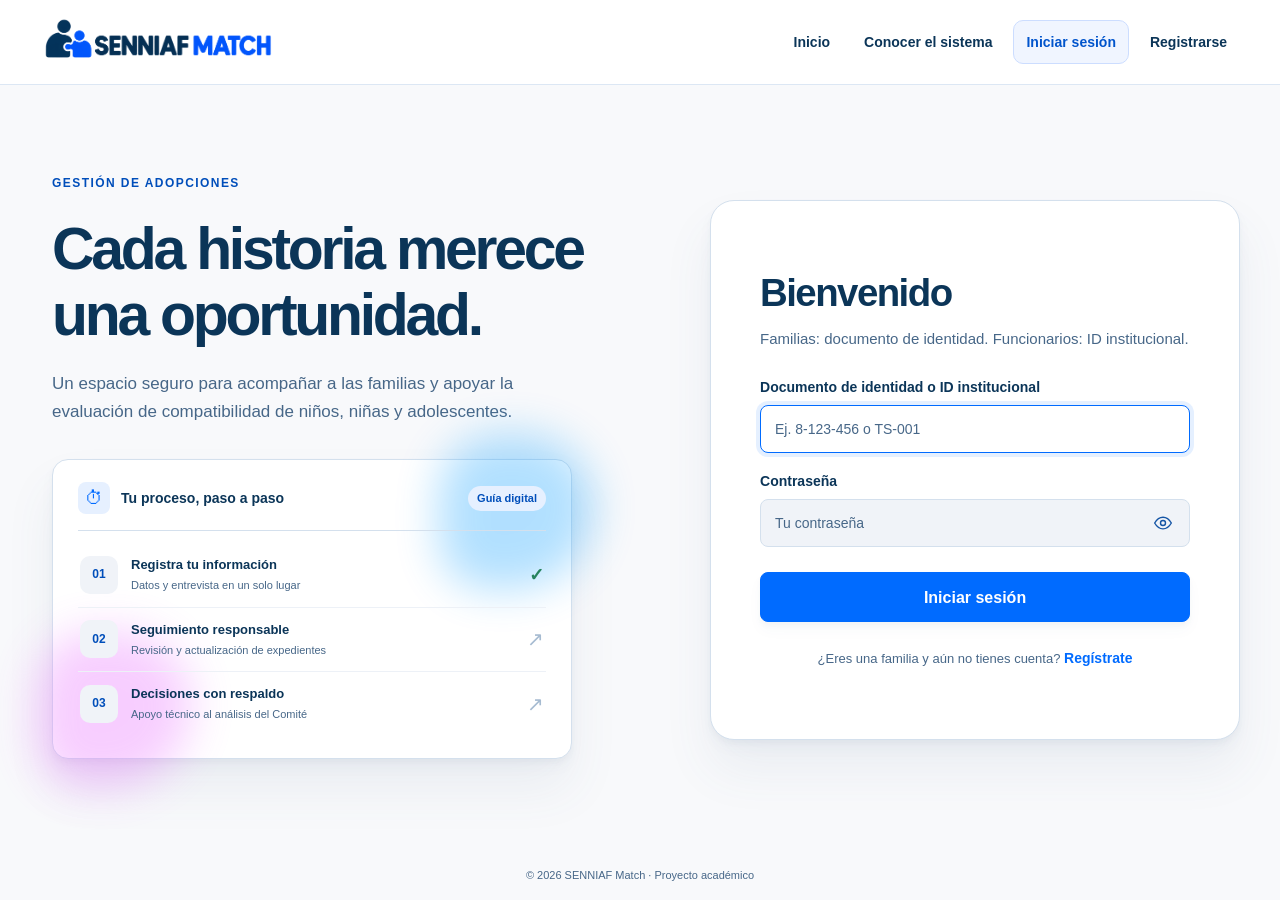
<file: src/main/resources/static/vinculaciones.html>
<!doctype html>
<html lang="es"><head><meta charset="utf-8"><meta name="viewport" content="width=device-width, initial-scale=1"><title>Vinculaciones · SENNIAF Match</title><link rel="stylesheet" href="senniaf.css"><link rel="stylesheet" href="calendly-theme.css"><link rel="stylesheet" href="profesionales.css"><link rel="stylesheet" href="sprint8-acabados.css">
</head>
<body><header class="topbar"><div class="topbar-in"><a class="topbar-marca" href="funcionario.html"><img width="235" height="49" src="img/logo.png" alt="SENNIAF Match"></a><div class="usuario" id="usuario"></div></div></header><main id="contenido"></main><footer class="pie-pagina">© 2026 SENNIAF Match · Proyecto académico</footer><script src="senniaf.js"></script><script src="profesionales.js"></script><script src="seguimientos-vinculacion.js"></script><script src="visitas-domiciliarias.js"></script><script src="vinculaciones.js"></script><script>const sesion=Sesion.requerir(['COMITE','TRABAJADOR_SOCIAL','PSICOLOGO']);if(sesion)Vinculaciones.iniciar(sesion);</script></body></html>
</file>
<file: src/main/resources/static/senniaf.css>
/* =========================================================
   SENNIAF Match · sistema visual compartido
   Todas las páginas cargan este archivo primero; el CSS de
   cada página solo agrega lo que es propio de esa pantalla.
   ========================================================= */
:root {
    --azul: #005A9C;
    --azul-oscuro: #003B6F;
    --azul-medio: #2A8BD6;
    --azul-claro: #6EC1F2;
    --azul-tenue: #EAF3F9;
    --azul-borde: #C8DFEE;

    --fondo: #F3F6F9;
    --blanco: #fff;
    --borde: #D9E0E5;
    --borde-campo: #BFC9D0;
    --texto: #263238;
    --suave: #5F6B72;

    --exito: #217346;
    --exito-fondo: #EAF6EE;
    --exito-borde: #B9DEC5;
    --error: #B42318;
    --error-fondo: #FDECEC;
    --error-borde: #F0BDB8;
    --aviso: #7A5B00;
    --aviso-fondo: #FFF6D6;
    --aviso-borde: #EBD98A;

    --r-tarjeta: 16px;
    --r-campo: 10px;
    --r-pill: 999px;
    --sombra: 0 1px 2px rgba(0, 59, 111, .06), 0 8px 24px rgba(0, 59, 111, .06);
    --fuente: "Segoe UI", Roboto, Arial, sans-serif;
}

* { box-sizing: border-box; }

body {
    margin: 0;
    background: var(--fondo);
    color: var(--texto);
    font-family: var(--fuente);
    line-height: 1.5;
}

h1, h2, h3 { line-height: 1.25; }

/* ---------- Cabecera ---------- */
.topbar {
    background: var(--blanco);
    border-bottom: 1px solid var(--borde);
}

.topbar-in {
    width: min(1120px, calc(100% - 32px));
    margin: 0 auto;
    padding: 12px 0;
    display: flex;
    align-items: center;
    justify-content: space-between;
    gap: 16px;
}

.topbar-marca {
    display: flex;
    align-items: center;
    gap: 14px;
    color: var(--azul-oscuro);
    text-decoration: none;
    font-weight: 700;
}

.topbar-marca img { height: 42px; width: auto; display: block; }

.topbar-marca span {
    padding-left: 14px;
    border-left: 1px solid var(--borde);
    font-size: 15px;
}

.usuario {
    display: flex;
    align-items: center;
    gap: 14px;
    font-size: 14px;
}

.usuario a, .usuario button { font-size: 13px; }

.chip {
    display: inline-block;
    padding: 3px 12px;
    border-radius: var(--r-pill);
    background: var(--azul-tenue);
    border: 1px solid var(--azul-borde);
    color: var(--azul-oscuro);
    font-size: 12px;
    font-weight: 600;
    white-space: nowrap;
}

.chip.exito { background: var(--exito-fondo); border-color: var(--exito-borde); color: var(--exito); }
.chip.aviso { background: var(--aviso-fondo); border-color: var(--aviso-borde); color: var(--aviso); }
.chip.error { background: var(--error-fondo); border-color: var(--error-borde); color: var(--error); }

/* ---------- Estructura de página ---------- */
main {
    width: min(960px, calc(100% - 32px));
    margin: 28px auto 56px;
}

main.ancho { width: min(1120px, calc(100% - 32px)); }

.hero {
    padding: 32px 34px;
    border-radius: 20px;
    color: #fff;
    background: linear-gradient(150deg, var(--azul-claro), var(--azul-medio) 55%, var(--azul));
}

.hero h1 { margin: 0 0 6px; font-size: 27px; font-weight: 700; }
.hero p { margin: 0; max-width: 60ch; opacity: .96; }

.hero .volver {
    display: inline-block;
    margin-bottom: 10px;
    color: #fff;
    font-size: 13px;
    font-weight: 600;
    text-decoration: none;
    opacity: .92;
}

.hero .volver:hover { text-decoration: underline; }

.tarjeta {
    margin-top: 20px;
    padding: 24px 28px;
    background: var(--blanco);
    border: 1px solid var(--borde);
    border-radius: var(--r-tarjeta);
    box-shadow: var(--sombra);
}

.tarjeta h2 { margin: 0 0 6px; font-size: 18px; color: var(--azul-oscuro); }
.tarjeta p { margin: 0 0 12px; color: var(--suave); font-size: 14px; }
.tarjeta > :last-child { margin-bottom: 0; }

/* ---------- Formularios ---------- */
label { display: block; font-size: 14px; font-weight: 600; }
label .req { color: #D71920; margin-left: 2px; }

input, select, textarea {
    width: 100%;
    padding: 11px 14px;
    border: 1px solid var(--borde-campo);
    border-radius: var(--r-campo);
    background: var(--blanco);
    color: var(--texto);
    font: inherit;
    font-size: 14px;
    transition: border-color .15s ease, box-shadow .15s ease;
}

input::placeholder, textarea::placeholder { color: #8A969E; }
input:hover, select:hover, textarea:hover { border-color: #8A9AA5; }

input:focus, select:focus, textarea:focus {
    outline: none;
    border-color: var(--azul);
    box-shadow: 0 0 0 3px rgba(0, 90, 156, .14);
}

input[aria-invalid="true"] { border-color: var(--error); background: var(--error-fondo); }
input[type="checkbox"], input[type="radio"] { width: auto; accent-color: var(--azul); }
input[readonly] { background: var(--fondo); color: var(--suave); }
textarea { min-height: 90px; resize: vertical; }
.ayuda { margin: 4px 0 0; font-size: 12px; color: var(--suave); }

/* ---------- Botones ---------- */
button { font: inherit; cursor: pointer; }

.boton {
    display: inline-flex;
    align-items: center;
    justify-content: center;
    gap: 8px;
    min-height: 44px;
    padding: 0 24px;
    border: 1.5px solid var(--azul);
    border-radius: var(--r-pill);
    background: var(--azul);
    color: #fff;
    font-size: 14px;
    font-weight: 600;
    text-decoration: none;
    transition: background .15s ease, border-color .15s ease;
}

.boton:hover { background: var(--azul-oscuro); border-color: var(--azul-oscuro); }
.boton:disabled { opacity: .6; cursor: default; }
.boton.secundario { background: var(--blanco); color: var(--azul); }
.boton.secundario:hover { background: var(--azul-tenue); border-color: var(--azul); }
.boton.chico { min-height: 36px; padding: 0 16px; font-size: 13px; }
.boton.bloque { display: flex; width: 100%; }

.enlace {
    border: 0;
    background: none;
    padding: 0;
    color: var(--azul);
    font-size: 13px;
    text-decoration: underline;
    cursor: pointer;
}

.enlace:disabled { color: var(--suave); text-decoration: none; cursor: default; }

a:focus-visible, button:focus-visible, summary:focus-visible {
    outline: 3px solid var(--azul-medio);
    outline-offset: 2px;
}

/* ---------- Mensajes ---------- */
.mensaje, .resultado {
    margin-top: 16px;
    padding: 12px 16px;
    border: 1px solid var(--azul-borde);
    border-radius: 12px;
    background: var(--azul-tenue);
    color: var(--azul-oscuro);
    font-size: 14px;
}

.mensaje:empty, .mensaje[hidden] { display: none; }
.resultado { display: none; margin-top: 0; }
.resultado.exito, .resultado.error { display: block; }
.mensaje.exito, .resultado.exito { background: var(--exito-fondo); border-color: var(--exito-borde); color: var(--exito); }
.mensaje.error, .resultado.error { background: var(--error-fondo); border-color: var(--error-borde); color: var(--error); }
.mensaje.aviso { background: var(--aviso-fondo); border-color: var(--aviso-borde); color: var(--aviso); }
.resultado .codigo { font-family: "Courier New", monospace; font-weight: 700; }
.resultado ul { margin: 8px 0 0; padding-left: 20px; }

/* ---------- Pie ---------- */
.pie-pagina {
    padding: 22px 16px;
    border-top: 1px solid var(--borde);
    background: var(--blanco);
    color: var(--suave);
    font-size: 12px;
    text-align: center;
}

@media (max-width: 700px) {
    .topbar-marca span, .usuario .chip { display: none; }
    .hero { padding: 26px 22px; }
    .hero h1 { font-size: 22px; }
    .tarjeta { padding: 20px; }
}

@media (prefers-reduced-motion: reduce) {
    * { transition: none !important; animation: none !important; }
}

/* Estados de visibilidad reales, incluidos controles de rol. */
[hidden] { display: none !important; }
.avisos-globales { max-width:1100px; margin:20px auto; }
.detalle-nav { display:flex; flex-wrap:wrap; gap:12px; margin:16px 0; }
.detalle-datos { display:grid; grid-template-columns:minmax(150px,1fr) minmax(0,2fr); gap:10px 20px; }
.detalle-datos dt, .detalle-datos dd { margin:0; }
.detalle-datos dd { white-space:pre-wrap; overflow-wrap:anywhere; }
.detalle-grupo { padding:14px 0; border-bottom:1px solid var(--borde); }
.detalle-grupo summary { cursor:pointer; font-weight:700; }
.estado-resumen { display:flex; flex-wrap:wrap; gap:8px; margin:12px 0; }
.evaluacion .acciones-perfil { margin-top:16px; }
@media(max-width:650px) { .detalle-datos { grid-template-columns:1fr; gap:4px; } .detalle-datos dd { margin-bottom:12px; } .avisos-globales { margin:12px; } }

.campo-error { display: block; margin-top: 5px; color: var(--error,#b82e40); font-size: 12px; line-height: 1.5; }
.campo-error[hidden] { display: none; }
</file>
<file: src/main/resources/static/index.css>
body {
    min-height: 100vh;
    display: grid;
    place-items: center;
    padding: 24px;
    background: linear-gradient(160deg, #c5e7ff, #6bc0f8);
}

.escena {
    width: min(980px, 100%);
    min-height: 600px;
    display: grid;
    grid-template-columns: 1fr 1fr;
    background: var(--blanco);
    border-radius: 24px;
    overflow: hidden;
    box-shadow: 0 24px 60px rgba(0, 59, 111, .18);
}

/* Panel de marca: misma gradiente que el hero de las demás pantallas */
.marca {
    position: relative;
    display: flex;
    flex-direction: column;
    align-items: center;
    justify-content: center;
    gap: 20px;
    padding: 40px 32px;
    color: #fff;
    text-align: center;
    background: linear-gradient(150deg, var(--azul-claro), var(--azul-medio) 55%, var(--azul));
    overflow: hidden;
}

.marca svg { position: absolute; inset: 0; width: 100%; height: 100%; }
.marca > *:not(svg) { position: relative; }

.placa {
    background: #a7c5d6;
    border-radius: var(--r-tarjeta);
    padding: 14px 20px;
    box-shadow: 0 10px 30px rgba(0, 40, 90, .25);
}

.placa img { display: block; width: 210px; max-width: 60vw; height: auto; }
.marca h2 { margin: 0; font-size: 22px; }
.marca p { margin: 0; max-width: 280px; font-size: 14px; opacity: .95; }

.panel { display: flex; align-items: center; justify-content: center; padding: 40px 44px; }
.vista { width: 100%; max-width: 340px; }
.vista[hidden] { display: none; }

h1 { margin: 0 0 4px; color: var(--azul-oscuro); font-size: 28px; }
.sub { margin: 0 0 22px; color: var(--suave); font-size: 14px; }

form label { margin: 14px 0 5px; }
.dos { display: grid; grid-template-columns: 1fr 1fr; gap: 10px; }
.boton.bloque { margin-top: 22px; }

.sr { position: absolute; left: -9999px; }

#codigo {
    text-align: center;
    font-size: 26px;
    font-weight: 600;
    letter-spacing: .5em;
    padding-left: .5em;
}

.pie { margin: 18px 0 0; text-align: center; font-size: 13px; color: var(--suave); }

.demo {
    margin-top: 14px;
    padding: 10px 14px;
    border: 1px solid var(--aviso-borde);
    border-radius: 12px;
    background: var(--aviso-fondo);
    color: var(--aviso);
    font-size: 12px;
}

.demo strong { font-size: 15px; letter-spacing: .2em; }

@media (max-width: 760px) {
    body { padding: 0; place-items: stretch; }
    .escena { grid-template-columns: 1fr; border-radius: 0; min-height: 100vh; }
    .marca { padding: 28px 20px 44px; gap: 8px; }
    .marca h2, .marca p { display: none; }
    .panel { padding: 28px 22px 40px; margin-top: -24px; background: #fff; border-radius: 24px 24px 0 0; position: relative; }
}
</file>
<file: src/main/resources/static/calendly-theme.css>
/* SENNIAF Match · Diseño inspirado en DESIGN.md (Calendly.com)
   Solo apariencia: los formularios, rutas y eventos siguen intactos. */

:root {
  --color-ink-navy: #0b3558;
  --color-signal-blue: #006bff;
  --color-slate-gray: #476788;
  --color-mist-gray: #a6bbd1;
  --color-cloud: #f8f9fb;
  --color-paper: #ffffff;
  --color-pebble: #f0f3f8;
  --color-hairline: #d4e0ed;
  --color-deep-cobalt: #004eba;

  /* Compatibilidad con las clases de las seis páginas existentes. */
  --azul: var(--color-signal-blue);
  --azul-oscuro: var(--color-ink-navy);
  --azul-medio: #338bff;
  --azul-claro: #b9dbff;
  --azul-tenue: #eaf2ff;
  --azul-borde: var(--color-hairline);
  --fondo: var(--color-cloud);
  --blanco: var(--color-paper);
  --borde: var(--color-hairline);
  --borde-campo: var(--color-hairline);
  --texto: var(--color-ink-navy);
  --suave: var(--color-slate-gray);
  --r-tarjeta: 24px;
  --r-campo: 8px;
  --r-pill: 9999px;
  --fuente: "Manrope", "Inter", "Segoe UI", Arial, sans-serif;
  --sombra: 0 4px 5px rgba(71,103,136,.04),
            0 8px 15px rgba(71,103,136,.03),
            0 30px 50px rgba(71,103,136,.08);
}

html { scroll-behavior: smooth; }
body { background: var(--color-cloud); color: var(--color-ink-navy); line-height: 1.6; }
body, button, input, select, textarea { font-family: var(--fuente); }
h1, h2, h3, h4 { color: var(--color-ink-navy); letter-spacing: -.025em; }
h1, h2, h3 { line-height: 1.18; }
p { line-height: 1.65; }
a { color: var(--color-signal-blue); }
::selection { background: #cbe2ff; color: var(--color-ink-navy); }
:focus-visible { outline: 3px solid #78b5ff; outline-offset: 3px; }

/* Navegación de producto */
.topbar {
  position: sticky;
  top: 0;
  z-index: 25;
  border-bottom: 1px solid var(--color-hairline);
  background: rgba(255,255,255,.97);
  box-shadow: 0 4px 5px rgba(71,103,136,.025);
}
.topbar-in {
  width: min(1200px, calc(100% - 48px));
  min-height: 76px;
  padding: 12px 0;
  gap: 24px;
}
.topbar-marca { gap: 16px; color: var(--color-ink-navy); }
.topbar-marca img { width: 198px; height: auto; max-height: 49px; object-fit: contain; }
.topbar-marca span {
  border-left: 1px solid var(--color-hairline);
  color: var(--color-ink-navy);
  font-size: 16px;
  letter-spacing: -.015em;
  white-space: nowrap;
}
.usuario { gap: 12px; color: var(--color-slate-gray); }
.usuario a:not(.boton) { color: var(--color-ink-navy); font-weight: 700; }

/* Lienzo, encabezados y superficies */
main { width: min(1050px, calc(100% - 48px)); margin: 44px auto 80px; }
main.ancho { width: min(1200px, calc(100% - 48px)); }
.hero {
  position: relative;
  overflow: hidden;
  padding: 48px 54px;
  border: 1px solid var(--color-hairline);
  border-radius: 24px;
  color: var(--color-ink-navy);
  background: var(--color-paper);
  box-shadow: var(--sombra);
}
.hero::before {
  content: "";
  position: absolute;
  inset: 0 auto 0 0;
  width: 5px;
  background: var(--color-signal-blue);
}
.hero h1 {
  margin: 0 0 14px;
  color: var(--color-ink-navy);
  font-size: clamp(34px, 4vw, 48px);
  font-weight: 700;
  letter-spacing: -.04em;
}
.hero p { max-width: 66ch; color: var(--color-slate-gray); font-size: 16px; opacity: 1; }
.hero .volver {
  margin-bottom: 22px;
  color: var(--color-signal-blue);
  font-size: 14px;
  opacity: 1;
}
.hero .volver:hover { color: var(--color-deep-cobalt); }
.tarjeta, section.grupo, .pantalla-selector, .acciones, .familia {
  border: 1px solid var(--color-hairline);
  border-radius: 24px;
  background: var(--color-paper);
  box-shadow: var(--sombra);
}
.tarjeta { margin-top: 24px; padding: 30px 34px; }
.tarjeta h2 { margin-bottom: 12px; font-size: 24px; color: var(--color-ink-navy); }
.tarjeta p { color: var(--color-slate-gray); font-size: 15px; }
.chip {
  padding: 5px 12px;
  background: #e6f0ff;
  border: 1px solid #d3e4ff;
  border-radius: 9999px;
  color: var(--color-deep-cobalt);
  font-size: 12px;
}
.chip.neutro { background: var(--color-pebble); color: var(--color-slate-gray); }

/* Formularios y controles */
label { color: var(--color-ink-navy); font-weight: 600; }
input, select, textarea {
  min-height: 46px;
  padding: 11px 14px;
  border: 1px solid var(--color-hairline);
  border-radius: 8px;
  background: var(--color-pebble);
  color: var(--color-ink-navy);
  font-size: 14px;
}
textarea { min-height: 112px; }
input::placeholder, textarea::placeholder { color: #758ea7; }
input:hover, select:hover, textarea:hover { border-color: #93b9e4; }
input:focus, select:focus, textarea:focus {
  border-color: var(--color-signal-blue);
  background: var(--color-paper);
  box-shadow: 0 0 0 4px rgba(0,107,255,.10);
}
input[readonly] { color: var(--color-slate-gray); background: #e9eff6; }
input[type="checkbox"], input[type="radio"] {
  min-height: 0;
  accent-color: var(--color-signal-blue);
}
.ayuda { color: var(--color-slate-gray); font-size: 13px; }

.boton {
  min-height: 46px;
  padding: 10px 20px;
  border: 1px solid var(--color-signal-blue);
  border-radius: 8px;
  color: white;
  background: var(--color-signal-blue);
  font-size: 15px;
  font-weight: 700;
  line-height: 1.45;
  box-shadow: 0 4px 5px rgba(71,103,136,.04), 0 8px 15px rgba(71,103,136,.03);
  transition: background .18s ease, border-color .18s ease, transform .18s ease, box-shadow .18s ease;
}
.boton:hover { background: #0059d9; border-color: #0059d9; transform: translateY(-1px); }
.boton:active { transform: translateY(0); }
.boton:disabled { transform: none; }
.boton.secundario {
  border-color: var(--color-hairline);
  color: var(--color-ink-navy);
  background: white;
  box-shadow: none;
}
.boton.secundario:hover { border-color: #abc8eb; background: var(--color-pebble); }
.boton.chico { min-height: 38px; padding: 8px 14px; font-size: 13px; }
.enlace { color: var(--color-signal-blue); font-size: 14px; font-weight: 700; text-decoration: none; }
.enlace:hover { text-decoration: underline; }

.mensaje, .resultado { border-radius: 12px; }
.pie-pagina { padding: 30px; border-top: 1px solid var(--color-hairline); background: var(--color-cloud); }

/* Selector de perfiles y entrevistas */
.pantalla-selector { padding: 44px 38px; }
.pantalla-selector h1 { color: var(--color-ink-navy); font-size: clamp(30px,4vw,42px); }
.pantalla-selector > p { font-size: 16px; }
.tarjetas-rol { gap: 16px; }
.tarjeta-rol {
  padding: 25px 24px;
  border: 1px solid var(--color-hairline);
  border-radius: 16px;
  background: white;
  box-shadow: 0 4px 5px rgba(71,103,136,.035);
}
.tarjeta-rol:hover { border-color: var(--color-signal-blue); background: #fbfdff; }
.tarjeta-rol.activa { border: 2px solid var(--color-signal-blue); background: #f0f6ff; }
.tarjeta-rol strong { color: var(--color-ink-navy); font-size: 16px; }
.barra-pantalla .etiqueta-rol { color: var(--color-deep-cobalt); background: #e6f0ff; }
section.grupo { overflow: hidden; }
section.grupo h2 {
  padding: 22px 28px;
  color: var(--color-ink-navy);
  background: white;
  border-bottom: 1px solid var(--color-hairline);
  font-size: 20px;
}
section.grupo h2::before { width: 5px; height: 20px; border-radius: 3px; background: var(--color-signal-blue); }
.fila { gap: 22px; padding: 26px 28px; }
.grupo-checks { border-color: var(--color-hairline); border-radius: 8px; background: var(--color-pebble); }
.grupo-checks label.opcion-check { white-space: normal; }
.acciones { padding: 22px 28px; }

/* Ranking y seguimiento del Comité */
.comite { grid-template-columns: 240px minmax(0,1fr); gap: 24px; margin-top: 26px; }
.casos { top: 104px; }
.caso {
  padding: 18px 20px;
  border: 1px solid var(--color-hairline);
  border-radius: 16px;
  box-shadow: 0 4px 10px rgba(71,103,136,.035);
}
.caso:hover { border-color: var(--color-signal-blue); }
.caso[aria-pressed="true"] { border: 2px solid var(--color-signal-blue); background: #ecf4ff; }
.caso strong { color: var(--color-ink-navy); }
.familia { padding: 25px 28px; }
.familia h3 { color: var(--color-ink-navy); font-size: 20px; }
.familia.rechazada { background: var(--color-pebble); }
.puesto { border-radius: 10px; background: var(--color-signal-blue); }
.puntaje strong { color: var(--color-ink-navy); }
.medidor, .mini { background: #dce8f5; }
.medidor i, .mini i { background: var(--color-signal-blue); }
.subtitulo { color: var(--color-ink-navy); font-size: 23px; }
.razones h4 { color: var(--color-ink-navy); font-size: 14px; }
.razones li { border-left-color: #c9ddf4; }
summary { color: var(--color-signal-blue); }
table { border-collapse: separate; border-spacing: 0; }
th, td { padding: 13px 12px; border-bottom: 1px solid var(--color-hairline); }
th { color: var(--color-slate-gray); background: var(--color-pebble); }
.pesos-grid label { width: 145px; }

/* Tarjetas del menú y fichas registradas */
.grid { gap: 24px; margin-top: 8px; }
.grid .tarjeta { min-height: 308px; display: flex; flex-direction: column; align-items: flex-start; }
.grid .tarjeta p { max-width: 36ch; min-height: 0; }
.grid .tarjeta .boton { margin-top: auto; }
.modulo-icon {
  display: grid;
  place-items: center;
  width: 54px;
  height: 54px;
  margin-bottom: 24px;
  border-radius: 14px;
  background: #e6f0ff;
  color: var(--color-signal-blue);
}
.modulo-icon svg { width: 27px; height: 27px; stroke: currentColor; fill: none; stroke-width: 1.75; }
.modulo-etiqueta { color: var(--color-deep-cobalt); font-size: 11px; font-weight: 800; letter-spacing: .11em; text-transform: uppercase; }
.perfil { gap: 20px; }
.perfil h2 { font-size: 22px; }
.perfil .datos { gap: 9px 24px; }
.acciones-perfil { margin-top: 20px; }
.estado { font-size: 15px; }

@media (max-width: 860px) {
  .comite { grid-template-columns: 1fr; }
  .casos { top: auto; position: static; }
}
@media (max-width: 700px) {
  .topbar-in { width: min(100% - 30px,1200px); min-height: 70px; gap: 10px; }
  .topbar-marca img { width: 158px; max-height: 40px; }
  .topbar-marca span { display: none; }
  .usuario { flex-wrap: wrap; justify-content: flex-end; gap: 7px; }
  main, main.ancho { width: calc(100% - 30px); margin: 25px auto 52px; }
  .hero { padding: 32px 26px; }
  .hero h1 { font-size: 32px; }
  .tarjeta { padding: 24px 22px; }
  .tarjeta h2 { font-size: 21px; }
  .pantalla-selector { padding: 30px 22px; }
  section.grupo h2 { padding: 19px 20px; }
  .fila { padding: 20px; }
  .acciones { padding: 20px; }
  .grid .tarjeta { min-height: 280px; }
  .familia { padding: 21px 19px; }
}
@media (prefers-reduced-motion: reduce) {
  *, *::before, *::after { scroll-behavior: auto !important; transition: none !important; }
}

/* -----------------------------------------------------------
   Respaldo visual para todas las pantallas.
   Las versiones anteriores podían dejar los botones invisibles
   (texto blanco y fondo transparente) si no se resolvían las
   variables de color. Estos colores críticos son explícitos.
   ----------------------------------------------------------- */
body { background-color: #f8f9fb; color: #0b3558; }
.topbar { background-color: #fff; border-bottom-color: #d4e0ed; }
.topbar-marca, .topbar-marca:visited, .topbar-marca span,
.usuario, .usuario a:not(.boton), .usuario a:not(.boton):visited {
  color: #0b3558;
}
.chip { color: #004eba; background-color: #e6f0ff; border-color: #d3e4ff; }
.chip.neutro { color: #476788; background-color: #f0f3f8; }
.hero { background: #fff; border-color: #d4e0ed; color: #0b3558; }
.hero h1, .tarjeta h2, .pantalla-selector h1, .tarjeta-rol strong,
.familia h3, .subtitulo, section.grupo h2 { color: #0b3558; }
.hero p, .tarjeta p, .pantalla-selector > p, .ayuda { color: #476788; }
.hero .volver, .enlace { color: #006bff; }
.tarjeta, section.grupo, .pantalla-selector, .acciones, .familia {
  background-color: #fff;
  border-color: #d4e0ed;
}
.modulo-icon { background-color: #e6f0ff; color: #006bff; }
.modulo-etiqueta { color: #004eba; }
label { color: #0b3558; }
input, select, textarea {
  color: #0b3558;
  background-color: #f0f3f8;
  border-color: #d4e0ed;
}
input:focus, select:focus, textarea:focus {
  border-color: #006bff;
  background-color: #fff;
}
input[readonly] { color: #476788; background-color: #e9eff6; }
.boton, a.boton:link, a.boton:visited {
  background-color: #006bff;
  border-color: #006bff;
  color: #fff;
  text-decoration: none;
}
.boton:hover, a.boton:hover {
  background-color: #0059d9;
  border-color: #0059d9;
  color: #fff;
}
.boton.secundario, a.boton.secundario:link, a.boton.secundario:visited {
  background-color: #fff;
  border-color: #d4e0ed;
  color: #0b3558;
}
.boton.secundario:hover, a.boton.secundario:hover {
  background-color: #f0f3f8;
  border-color: #abc8eb;
  color: #0b3558;
}
.pie-pagina { background-color: #f8f9fb; color: #476788; border-top-color: #d4e0ed; }
</file>
<file: src/main/resources/static/calendly-login.css>
/* Pantalla de acceso · hero editorial + formulario institucional. */
:root {
  /* Valores propios para que el acceso no pierda colores si falla
     la carga de calendly-theme.css o existe caché de estilos antiguos. */
  --color-cloud: #f8f9fb;
  --color-paper: #ffffff;
  --color-ink-navy: #0b3558;
  --color-signal-blue: #006bff;
  --color-deep-cobalt: #004eba;
  --color-slate-gray: #476788;
  --color-mist-gray: #a6bbd1;
  --color-pebble: #f0f3f8;
  --color-hairline: #d4e0ed;
  --azul: #006bff;
  --azul-oscuro: #0b3558;
  --suave: #476788;
  --sombra: 0 4px 5px rgba(71,103,136,.04),
            0 8px 15px rgba(71,103,136,.03),
            0 30px 50px rgba(71,103,136,.08);
}
body {
  position: relative;
  display: grid;
  place-items: center;
  min-height: 100vh;
  padding: 40px 24px;
  background: var(--color-cloud);
  color: var(--color-ink-navy);
  overflow-x: hidden;
}

.escena {
  position: relative;
  z-index: 1;
  width: min(1200px,100%);
  min-height: 690px;
  display: grid;
  grid-template-columns: minmax(0,1.08fr) minmax(390px,.92fr);
  align-items: center;
  gap: 48px;
  overflow: visible;
  border: 0;
  border-radius: 0;
  background: transparent;
  box-shadow: none;
}

.marca {
  position: relative;
  display: flex;
  flex-direction: column;
  align-items: flex-start;
  justify-content: center;
  gap: 22px;
  padding: 38px 18px 38px 12px;
  overflow: visible;
  color: var(--color-ink-navy);
  background: transparent;
  text-align: left;
}

.placa {
  display: inline-flex;
  align-items: center;
  width: fit-content;
  max-width: 100%;
  padding: 0;
  border: 0;
  border-radius: 0;
  background: transparent;
  box-shadow: none;
}
.placa img {
  display: block;
  width: clamp(260px, 26vw, 350px);
  max-width: 100%;
  height: auto;
  object-fit: contain;
}
.marca-eyebrow {
  display: inline-block;
  margin-top: 7px;
  color: var(--color-deep-cobalt);
  font-size: 12px;
  font-weight: 800;
  letter-spacing: .12em;
}
.marca h2 {
  max-width: 570px;
  margin: 0;
  color: var(--color-ink-navy);
  font-size: clamp(42px,4.6vw,62px);
  font-weight: 800;
  line-height: 1.12;
  letter-spacing: -.055em;
}
.marca > p {
  max-width: 510px;
  margin: 0;
  color: var(--color-slate-gray);
  font-size: 17px;
  line-height: 1.7;
  opacity: 1;
}

/* Vista abstracta del flujo — no pretende mostrar resultados de casos reales. */
.proceso-vista {
  position: relative;
  z-index: 0;
  width: min(100%,520px);
  margin-top: 10px;
  padding: 22px 25px;
  border: 1px solid var(--color-hairline);
  border-radius: 16px;
  background: white;
  box-shadow: 0 4px 5px rgba(71,103,136,.04), 0 8px 15px rgba(71,103,136,.03), 0 30px 50px rgba(71,103,136,.08);
}
.proceso-vista::before, .proceso-vista::after {
  content: "";
  position: absolute;
  z-index: -1;
  pointer-events: none;
  width: 155px;
  height: 155px;
  border-radius: 45% 55% 62% 38%;
  filter: blur(22px);
  opacity: .30;
}
.proceso-vista::before { top: -26px; right: -23px; background: #0099ff; }
.proceso-vista::after { bottom: -29px; left: -17px; background: #e55cff; }
.proceso-top {
  display: flex;
  align-items: center;
  gap: 11px;
  margin-bottom: 12px;
  padding-bottom: 16px;
  border-bottom: 1px solid var(--color-hairline);
  font-size: 14px;
}
.proceso-top strong { flex: 1; font-size: 14px; }
.proceso-simbolo {
  display: grid;
  place-items: center;
  width: 32px;
  height: 32px;
  border-radius: 8px;
  background: #e6f0ff;
  color: var(--color-signal-blue);
  font-size: 18px;
}
.proceso-badge {
  border-radius: 9999px;
  padding: 4px 9px;
  background: #e6f0ff;
  color: var(--color-deep-cobalt);
  font-size: 11px;
  font-weight: 700;
  white-space: nowrap;
}
.proceso-paso {
  display: flex;
  align-items: center;
  gap: 13px;
  padding: 12px 2px;
  border-bottom: 1px solid #edf1f7;
}
.proceso-paso:last-child { border-bottom: 0; }
.paso-numero {
  display: grid;
  place-items: center;
  flex: 0 0 38px;
  height: 38px;
  border-radius: 10px;
  color: var(--color-deep-cobalt);
  background: var(--color-pebble);
  font-size: 12px;
  font-weight: 800;
}
.proceso-paso div { display: grid; gap: 1px; flex: 1; }
.proceso-paso strong { font-size: 13px; font-weight: 700; }
.proceso-paso small { color: var(--color-slate-gray); font-size: 11px; }
.paso-check { color: #26835e; font-size: 18px; font-weight: 700; }
.paso-flecha { color: var(--color-mist-gray); font-size: 20px; }
.marca-nota { max-width: 500px; color: var(--color-slate-gray); font-size: 11px; line-height: 1.6; }

/* Panel de acceso y sus tres estados: login, registro y verificación. */
.panel {
  display: flex;
  align-items: center;
  justify-content: center;
  width: 100%;
  margin: 0;
  min-height: 540px;
  padding: 52px 45px;
  border: 1px solid var(--color-hairline);
  border-radius: 24px;
  background: var(--color-paper);
  box-shadow: var(--sombra);
}
.vista { width: 100%; max-width: 430px; }
.vista[hidden] { display: none; }
.vista h1 {
  margin: 0 0 12px;
  color: var(--color-ink-navy);
  font-size: clamp(30px,3vw,40px);
  font-weight: 800;
  letter-spacing: -.04em;
}
.sub { margin-bottom: 24px; color: var(--color-slate-gray); font-size: 15px; }
.vista form label { margin: 17px 0 7px; color: var(--color-ink-navy); }
.vista form input {
  min-height: 48px;
  color: var(--color-ink-navy);
  background: var(--color-pebble);
  border: 1px solid var(--color-hairline);
  border-radius: 8px;
}
.vista form input:focus {
  background: var(--color-paper);
  border-color: var(--color-signal-blue);
  box-shadow: 0 0 0 4px rgba(0,107,255,.1);
}
.vista .boton.bloque {
  display: flex;
  width: 100%;
  min-height: 50px;
  margin-top: 25px;
  border: 1px solid var(--color-signal-blue);
  border-radius: 8px;
  background: var(--color-signal-blue);
  color: #ffffff;
  font-size: 16px;
  font-weight: 700;
}
.vista .boton.bloque:hover { background: #0059d9; border-color: #0059d9; }
.vista .dos { gap: 12px; }
.vista .pie { margin-top: 25px; color: var(--color-slate-gray); }
#codigo { letter-spacing: .4em; }

@media (max-width: 1000px) {
  .escena { grid-template-columns: minmax(0,1fr) minmax(340px,.95fr); gap: 25px; }
  .marca { padding: 25px 10px; }
  .marca h2 { font-size: clamp(40px,4.8vw,53px); }
  .panel { padding: 37px 30px; }
}
@media (max-width: 760px) {
  body { display: block; padding: 0; }
  .escena { display: flex; flex-direction: column; align-items: stretch; gap: 0; width: 100%; min-height: 100vh; }
  .marca { align-items: flex-start; padding: 28px 25px 14px; gap: 14px; }
  .marca h2 { font-size: clamp(34px,8vw,43px); }
  .marca > p { font-size: 15px; }
  .marca-eyebrow { font-size: 10px; }
  .proceso-vista, .marca-nota { display: none; }
  .panel {
    flex: 1;
    min-height: 0;
    padding: 28px 26px 50px;
    border: 0;
    border-top: 1px solid var(--color-hairline);
    border-radius: 24px 24px 0 0;
    box-shadow: none;
  }
  .vista { max-width: 480px; }
}
@media (max-width: 420px) {
  .marca h2 { font-size: 32px; }
  .marca > p { font-size: 14px; }
  .panel { padding-inline: 20px; }
  .vista .dos { grid-template-columns: 1fr; }
}

body { row-gap: 18px; }
body > .pie-pagina { width: 100%; padding: 12px 16px; border: 0; background: transparent; font-size: 11px; text-align: center; }

.vista form select { min-height: 46px; width: 100%; }
#ayudaDocumento { display: block; margin-top: 6px; font-size: 12px; line-height: 1.5; }
</file>
<file: src/main/resources/static/publico.css>
.publico-barra { background: #fff; border-bottom: 1px solid #dce7f4; color: #0b3558; width: 100%; position: relative; z-index: 2; }
.publico-barra * { box-sizing: border-box; }
.publico-contenedor { width: min(1200px,calc(100% - 64px)); margin-inline: auto; }
.publico-barra-interior { display: flex; align-items: center; justify-content: space-between; gap: 24px; min-height: 84px; }
.publico-marca { display: inline-flex; flex-shrink: 0; border-radius: 8px; }
.publico-marca img { display: block; width: 235px; height: 78px; object-fit: contain; }
.publico-nav { display: flex; align-items: center; flex-wrap: wrap; gap: 8px; }
.publico-nav a { display: inline-flex; align-items: center; justify-content: center; min-height: 44px; padding: 10px 12px; border: 1px solid transparent; border-radius: 10px; color: #0b3558; font-size: 14px; font-weight: 700; text-decoration: none; white-space: nowrap; }
.publico-nav a[aria-current="page"] { color: #0054cc; background: #f0f5ff; border-color: #ccddff; }
.publico-nav a:hover { background: #eaf2ff; color: #00449f; }
.publico-barra a:focus-visible { outline: 3px solid #0054cc; outline-offset: 3px; }
body.acceso-publico { display: block; padding: 0; }
.acceso-publico .escena { width: min(1200px,calc(100% - 48px)); margin: 40px auto; }
.inicio-publico .publico-regreso { margin: 0 0 24px; }
.publico-regreso a { color: #0054cc; display: inline-flex; align-items: center; gap: 8px; min-height: 44px; font-weight: 700; }
@media(max-width:900px) {
 .publico-barra-interior { flex-wrap: wrap; gap: 0; padding-bottom: 12px; }
}
@media(max-width:640px) {
 .publico-contenedor { width: calc(100% - 32px); }
 .publico-marca img { width: 210px; height: 70px; }
 .publico-nav { width: 100%; display: grid; grid-template-columns: repeat(2,minmax(0,1fr)); gap: 4px 8px; }
 .publico-nav a { padding-inline: 6px; }
 .acceso-publico .escena { width: calc(100% - 32px); margin: 24px auto; }
}
.acceso-publico input::placeholder { color: #476788; opacity: 1; }

.acceso-publico .marca { padding-top: 24px; }
.publico-regreso .inicio-icono { width: 20px; height: 20px; }
@media(max-width:640px) { .acceso-publico .marca { padding-top: 8px; } }

.inicio-publico #conocer-sistema {
  background: #f5f8fd;
  padding-block: clamp(24px, 4vw, 52px) clamp(36px, 5vw, 64px);
}
#conocer-sistema .publico-regreso { margin-bottom: 16px; }
#conocer-sistema .conocer-intro { margin-bottom: 36px; }
#conocer-sistema .conocer-intro h1 { max-width: none; }
#conocer-sistema .inicio-etiqueta { margin-bottom: 10px; }
#conocer-sistema .conocer-perfiles-cabecera { margin-bottom: 22px; }
#conocer-sistema .conocer-perfiles-cabecera h2 {
  max-width: none;
  font-size: clamp(22px, 2.3vw, 29px);
}
#conocer-sistema .conocer-perfiles-cabecera p,
#conocer-sistema .conocer-mensaje p { margin: 8px 0 0; color: #47627e; }
#conocer-sistema .conocer-rol {
  --perfil-tinta: #1555a5;
  --perfil-fondo: #eaf2ff;
  display: grid;
  grid-template-rows: auto auto 1fr;
  grid-row: span 3;
  grid-template-rows: subgrid;
  row-gap: 14px;
}
#conocer-sistema .conocer-rol-social { --perfil-tinta: #14664f; --perfil-fondo: #e4f4ed; }
#conocer-sistema .conocer-rol-psicologia { --perfil-tinta: #654293; --perfil-fondo: #f0eaf9; }
#conocer-sistema .conocer-rol-familias { --perfil-tinta: #8a471d; --perfil-fondo: #fff0e3; }
#conocer-sistema .conocer-rol-cabecera {
  display: flex;
  align-items: center;
  gap: 14px;
}
#conocer-sistema .inicio-rol-icono { flex: none; margin-bottom: 0; }
#conocer-sistema .conocer-rol .inicio-rol-icono { color: var(--perfil-tinta); background: var(--perfil-fondo); }
#conocer-sistema .conocer-rol h3 { margin: 0; color: var(--perfil-tinta); font-size: clamp(17px, 1.8vw, 21px); }
#conocer-sistema .conocer-rol p { max-width: 54ch; }
#conocer-sistema .conocer-funciones {
  display: grid;
  align-content: start;
  gap: 10px;
  list-style: none;
  margin: 0;
  padding: 15px 0 0;
  border-top: 1px solid #e0e8f4;
  font-size: 15px;
  line-height: 1.5;
}
#conocer-sistema .conocer-funciones li { display: flex; align-items: flex-start; gap: 10px; }
#conocer-sistema .conocer-funciones .inicio-icono { width: 19px; height: 19px; margin-top: 2px; color: var(--perfil-tinta); }
#conocer-sistema .conocer-mensaje {
  display: flex;
  align-items: flex-start;
  gap: 16px;
  margin-top: 26px;
  padding: clamp(16px, 2.5vw, 24px);
  background: #eaf2ff;
  border: 1px solid #d4e4fb;
  border-radius: 20px;
}
#conocer-sistema .conocer-mensaje h2 { max-width: none; font-size: clamp(18px, 2vw, 22px); }
#conocer-sistema .conocer-mensaje .inicio-rol-icono { color: #1555a5; background: #fff; }
#conocer-sistema a:focus-visible { outline: 3px solid #0054cc; outline-offset: 3px; }
@media (max-width: 680px) {
  #conocer-sistema .conocer-intro { margin-bottom: 26px; }
  #conocer-sistema .inicio-roles { grid-template-columns: minmax(0, 1fr); }
  #conocer-sistema .conocer-rol { grid-row: auto; grid-template-rows: auto auto auto; }
  #conocer-sistema .conocer-mensaje { gap: 12px; }
}

.acceso-publico .acceso-password { position: relative; }
.acceso-publico .acceso-password input { padding-inline-end: 3.25rem; }
.acceso-publico #mostrarPassword {
  position: absolute; top: 50%; right: .35rem; transform: translateY(-50%);
  display: grid; place-items: center; width: 42px; height: 42px;
  border: 0; border-radius: 8px; padding: 0; background: transparent; color: #1555a5; cursor: pointer;
}
.acceso-publico #mostrarPassword:focus-visible { outline: 2px solid #0054cc; outline-offset: -3px; }
.acceso-publico #mostrarPassword:hover { background: #edf4ff; }
.acceso-publico .acceso-password svg, .acceso-publico .acceso-error svg {
  width: 20px; height: 20px; flex: none; fill: none; stroke: currentColor;
  stroke-width: 1.7; stroke-linecap: round; stroke-linejoin: round;
}
.acceso-publico .acceso-ojo-tachado, .acceso-publico .acceso-error:has(span:empty) { display: none; }
.acceso-publico #mostrarPassword.visible .acceso-ojo-tachado { display: inline; }
.acceso-publico .acceso-error { display: flex; align-items: center; gap: .55rem; }
</file>
<file: src/main/resources/static/profesionales.css>
/* Identidad institucional compartida; no altera las pantallas de la familia. */
body.profesional{--azul:#0866f5;--azul-oscuro:#103957;--suave:#56769b;background:#f5f7fc;color:#153e63;padding:80px 0 0 240px;min-height:100vh;font-family:"Segoe UI",Arial,sans-serif;font-size:15px}
.profesional *, .profesional *::before,.profesional *::after{box-sizing:border-box}.profesional [hidden]{display:none!important}
.profesional .topbar{position:fixed;inset:0 0 auto;z-index:35;height:80px;background:#fff;border-bottom:1px solid #e6ecf6;box-shadow:none}.profesional .topbar-in{width:100%;max-width:none;height:80px;padding:15px 35px;display:flex;align-items:center;gap:18px}.profesional .topbar-marca img{width:235px;max-height:48px;object-fit:contain}.profesional .topbar-marca span{display:none}.profesional .usuario{margin-left:auto}.profesional .usuario .chip{display:inline-flex;align-items:center;gap:9px;background:#ebf3ff;border:1px solid #d5e5ff;color:#173f68;padding:9px 15px;font-size:14px}.profesional .usuario .pro-icono{width:19px;height:19px;color:#0665f5}
.pro-sidebar{position:fixed;left:0;top:80px;bottom:0;width:240px;background:radial-gradient(ellipse at 0 100%,#51417885,transparent 27%),linear-gradient(120deg,#153a60,#0a2d4d 80%,#17456f);color:white;z-index:30;display:flex;flex-direction:column;padding:30px 16px 20px}.pro-sidebar nav{display:grid;gap:9px}.pro-sidebar nav a,.pro-sidebar button{display:flex;gap:15px;align-items:center;border-radius:14px;padding:15px 17px;font-weight:600;color:#c9dcf0;font-size:15px;text-decoration:none}.pro-sidebar nav a:hover,.pro-sidebar button:hover{background:#ffffff12}.pro-sidebar a[aria-current=page]{background:#1269ed;color:#fff;box-shadow:0 12px 25px #0069ff24}.pro-sidebar-pie{margin-top:auto;border-top:1px solid #ffffff2a;padding-top:14px}.pro-sidebar button{border:0;background:none;cursor:pointer;width:100%}.pro-menu{display:none;background:none;border:0;color:#17466f;cursor:pointer;padding:7px}.pro-icono{width:22px;height:22px;vertical-align:middle;flex-shrink:0}
.profesional main,.profesional main.ancho{width:100%;max-width:1400px;margin:0 auto;padding:36px 42px 35px}.profesional .hero{padding:38px 44px;margin:0 0 25px;border:1px solid #dbe5f4;border-radius:26px;box-shadow:0 15px 35px #12345b08;background:linear-gradient(115deg,#fff 30%,#e1ecfe 82%,#f0e9f9);position:relative;overflow:hidden;min-height:184px}.profesional .hero::before{display:none}.profesional .hero h1{font-size:clamp(27px,3vw,40px);letter-spacing:-.045em;line-height:1.2;color:#103957;margin:0 0 12px;max-width:calc(100% - 100px)}.profesional .hero p{font-size:17px;color:#56769b;margin:0;max-width:calc(100% - 110px);line-height:1.6}.pro-hero-icono{position:absolute;right:36px;top:35px;width:105px;height:105px;background:#ffffff1f;border-radius:34px;transform:rotate(-5deg);display:flex;align-items:center;justify-content:center;color:#3e86ee}.pro-hero-icono .pro-icono{width:48px;height:48px}.profesional .hero .volver{display:block;font-size:13px;margin-bottom:15px}.profesional .volver{font-weight:600;font-size:14px}.pro-breadcrumb{margin:0 0 20px;font-size:14px}.pro-breadcrumb a{text-decoration:none;font-weight:600}.profesional .pie-pagina{background:transparent;font-size:11px;color:#6b83a0;padding:15px;text-align:center;border:0}
.profesional .tarjeta{background:#fff;border:1px solid #dce7f5;border-radius:23px;box-shadow:0 14px 30px #15325208;padding:24px;margin:0}.profesional h2{color:#123c60;font-size:23px;line-height:1.25;margin:0 0 9px}.profesional h3{color:#153e63}.profesional p{color:#56769b;line-height:1.55}.profesional .boton{display:inline-flex;align-items:center;justify-content:center;gap:10px;background:#0866f5;color:white;border:1px solid #0866f5;border-radius:12px;padding:11px 20px;min-height:44px;font-size:15px;font-weight:600;text-decoration:none;cursor:pointer;line-height:1.4;box-shadow:0 7px 15px #0866f510}.profesional .boton:hover{background:#075bd7}.profesional .boton.secundario{background:white;border-color:#b9d0f7;color:#0d56a6;box-shadow:none}.profesional .boton.chico{font-size:13px;min-height:37px;padding:7px 13px}.profesional .boton.verde{background:#009877;border-color:#009877}.profesional button:disabled{opacity:.55;cursor:wait}.profesional .chip{display:inline-block;border:0;border-radius:30px;padding:6px 11px;background:#e7f8ef;color:#00764f;font-size:12px;font-weight:600}.profesional .chip.retirado{background:#eef2f8;color:#526e8c}.profesional .chip.cerrado{background:#edf3ff;color:#275b9d}
.pro-dashboard{display:grid;grid-template-columns:1fr 1fr;gap:22px;margin-bottom:32px}.pro-modulo{position:relative;overflow:hidden;display:flex;align-items:start;flex-direction:column;min-height:265px}.pro-modulo::before{content:'';position:absolute;width:130px;height:100px;right:0;top:-15px;border-radius:0 0 0 100%;background:#edf5ff}.pro-modulo.verde::before{background:#ebfaf5}.pro-modulo.violeta::before{background:#faf0fc}.pro-modulo h2{margin-top:16px}.pro-modulo p{margin:6px 0 15px;max-width:48ch}.pro-modulo>.boton{margin-top:auto}.pro-simbolo{display:inline-flex;align-items:center;justify-content:center;background:#eaf2ff;border-radius:15px;color:#0866f5;width:57px;height:57px;flex-shrink:0}.verde .pro-simbolo{background:#dcf8ef;color:#009877}.violeta .pro-simbolo{background:#f1eaff;color:#7953c0}.pro-subtitulo{font-size:20px!important;margin:28px 0 18px!important}.pro-fila-titulo{display:flex;align-items:center;justify-content:space-between;gap:18px;margin-bottom:18px}.pro-fila-titulo p{margin:5px 0 0}.pro-reciente{display:flex;align-items:center;gap:15px;border:1px solid #e0eafa;border-radius:15px;padding:15px;margin-top:10px;background:#fbfdff}.pro-reciente .pro-simbolo{width:40px;height:40px;border-radius:11px}.pro-reciente p{margin:3px 0 0;font-size:13px}.pro-reciente>.boton{margin-left:auto}
.pro-herramientas{display:flex;gap:14px;align-items:center;margin-bottom:22px}.pro-buscar{flex:1;display:flex;align-items:center;gap:12px;background:white;border:1px solid #ccdcf3;border-radius:12px;padding:0 15px;color:#7996b7}.pro-buscar input{width:100%;border:0!important;box-shadow:none!important;background:transparent!important;padding:12px 0!important}.pro-herramientas select{width:240px}.profesional #lista{display:grid;grid-template-columns:repeat(2,minmax(0,1fr));gap:18px}.pro-caso{display:flex;flex-direction:column;gap:14px}.pro-caso-cabecera{display:flex;align-items:center;justify-content:space-between;gap:14px;flex-direction:row-reverse}.pro-caso-cabecera h2{margin:0}.pro-carpeta{background:#eaf3ff;padding:13px;border-radius:14px;color:#0866f5}.pro-caso .datos{display:grid;grid-template-columns:1fr 1fr;gap:14px;border-top:1px solid #e3ecf8;padding-top:14px}.pro-caso .datos span{font-size:12px;color:#718cac}.pro-caso .datos strong{display:block;color:#173e5f;font-size:14px;margin-top:4px}.pro-caso p{font-size:13px;margin:0}.pro-caso>.boton{margin-top:auto}.pro-paginacion{display:flex;justify-content:center;align-items:center;gap:15px;margin:24px 0;font-size:13px}.estado{text-align:center;padding:25px!important;color:#56769b}
.pro-resumen{display:grid;grid-template-columns:repeat(4,minmax(0,1fr));gap:12px;margin-bottom:20px}.pro-resumen>div{border:1px solid #d8e5f6;background:white;border-radius:15px;padding:14px 16px;font-size:12px;color:#5c7d9e}.pro-resumen strong{display:block;color:#153e63;font-size:15px;margin-top:4px}.pro-pestanas{display:flex;gap:7px;border-bottom:1px solid #d5e2f4;padding-bottom:12px;margin-bottom:20px;flex-wrap:wrap}.pro-pestanas button{display:inline-flex;gap:9px;align-items:center;background:transparent;border:0;border-radius:12px;padding:12px 15px;color:#59789a;font-weight:600;cursor:pointer;font-size:14px}.pro-pestanas button[aria-selected=true]{background:#e7f0ff;color:#0065f5}.profesional #panelDetalle{background:transparent;padding:0;border:0;box-shadow:none}.profesional #panelEvaluaciones,.profesional #panelSolicitudes,.profesional #panelAuditoria{margin-bottom:20px}.pro-fila-titulo #editarSocial{margin-left:auto;white-space:nowrap}.profesional .detalle-grupo{border:1px solid #dce7f5;background:white;border-radius:23px;overflow:hidden;box-shadow:0 14px 30px #15325208;margin:14px 0}.profesional .detalle-grupo summary{padding:20px 22px;font-weight:600;color:#143f65;cursor:pointer;list-style:none;display:flex;align-items:center;gap:12px}.profesional .detalle-grupo summary::after{content:'⌄';margin-left:auto}.profesional .detalle-grupo summary .pro-icono{box-sizing:content-box;padding:9px;border-radius:11px;background:#edf4ff;color:#0866f5}.profesional .detalle-datos{display:grid;grid-template-columns:1fr 1fr;gap:0 26px;padding:0 22px 20px;margin:0}.profesional .detalle-datos>div{padding:16px 0;border-bottom:1px solid #e8eef8;min-width:0}.profesional .detalle-datos dt{font-size:12px;color:#6c87a4}.profesional .detalle-datos dd{margin:6px 0 0;color:#153e63;white-space:pre-wrap;overflow-wrap:anywhere;font-size:14px}.pro-expedientes-completos{display:grid;grid-template-columns:1fr 1fr;gap:0 20px}.pro-expedientes-completos .detalle-grupo{margin-top:0}.profesional .estado-resumen,.profesional .detalle-nav{display:none}
.profesional :is(input:not([type=checkbox]):not([type=radio]),select,textarea){border:1px solid #cddcf2;border-radius:11px;background:#fcfdff;padding:12px 14px;color:#163e62;font:inherit;max-width:100%}.profesional textarea{width:100%;resize:vertical;line-height:1.6;min-height:95px}.profesional :is(input,select,textarea,button,a,summary):focus-visible{outline:3px solid #91baff;outline-offset:3px}.profesional input[type=checkbox],.profesional input[type=radio]{accent-color:#0768ff}.profesional label{font-size:14px;font-weight:600;color:#204666}.profesional .ayuda{font-size:12px;color:#7c91aa}.profesional [aria-invalid=true]{border-color:#c43e4f!important}.pro-error-campo{display:block;color:#b82e40;font-size:12px;margin-top:4px}
.profesional #formulario,.profesional .paso-contenido{display:block}.pro-form-seccion{background:white;border:1px solid #dce7f5;border-radius:24px;overflow:hidden;box-shadow:0 14px 30px #15325208;margin-bottom:14px}.pro-form-seccion>summary{display:flex;align-items:center;gap:12px;padding:19px 22px;font-weight:600;color:#153e63;cursor:pointer;list-style:none}.pro-form-seccion>summary::-webkit-details-marker{display:none}.pro-form-seccion>summary .pro-icono{box-sizing:content-box;padding:8px;border-radius:11px;background:#edf4ff;color:#0866f5}.pro-form-seccion[open]>summary{border-bottom:1px solid #e6eef8}.pro-desplegar{margin-left:auto}.profesional section.grupo{border:0;box-shadow:none;border-radius:0}.profesional #formulario .fila{padding:20px 22px;grid-template-columns:repeat(2,minmax(0,1fr));gap:22px 18px}.profesional .grupo-checks{display:grid;grid-template-columns:repeat(auto-fit,minmax(160px,1fr));gap:9px;background:none;border:0;padding:0}.profesional .grupo-checks label{display:flex;align-items:center;gap:8px;padding:10px;border:1px solid #e1eaf7;border-radius:9px;background:#fbfdff;font-size:13px;font-weight:400}.profesional .grupo-checks label:has(input:checked){border-color:#80aff9;background:#eaf2ff;color:#0756b8}.profesional .acciones{border:0;box-shadow:none;padding:4px 0 0;background:none;justify-content:flex-end}.profesional #btnEjemplo{display:inline-flex}
.pro-form-bloque{display:grid;gap:9px;margin:0;padding:24px 0;border-bottom:1px solid #e7edf7;background:transparent}.pro-form-bloque h3{font-size:17px;margin:0;display:flex;align-items:center;gap:12px}.pro-form-bloque h3 .pro-icono{box-sizing:content-box;padding:10px;border-radius:12px;color:#825ccd;background:#f3edff}.pro-form-bloque:nth-of-type(2) h3 .pro-icono{color:#1266eb;background:#eaf3ff}.pro-form-bloque:nth-of-type(3) h3 .pro-icono{color:#0e9c79;background:#e4f7f1}.pro-form-bloque>p{margin:0;font-size:13px}.pro-form-bloque textarea{min-height:160px}.pro-acciones{display:flex;justify-content:flex-end;gap:12px;flex-wrap:wrap;margin-top:24px}.pro-aviso{background:#edf4ff;color:#52749a;border-radius:15px;padding:17px;font-size:14px}.pro-motivos{padding:0;border:0;display:grid;gap:9px;margin:22px 0}.pro-motivos legend{font-weight:600;margin-bottom:13px}.pro-motivo{display:flex;align-items:start;gap:12px;border:1px solid #d8e4f6;border-radius:11px;padding:13px 16px;background:#fff;cursor:pointer;font-weight:400!important}.pro-motivo:has(input:checked){border-color:#8bb6ff;background:#edf4ff}.pro-motivo input{margin-top:5px}.pro-motivo span{display:grid;gap:3px}.pro-motivo small{font-size:12px;color:#7891ac;font-weight:400}.pro-motivo .pro-icono{display:none}.pro-dialogo{border:0;border-radius:24px;padding:30px;max-width:min(650px,calc(100vw - 32px));max-height:calc(100dvh - 40px);overflow:auto;color:#153e63;box-shadow:0 30px 100px #0b25494a}.pro-dialogo::backdrop{background:#112b4966}.pro-dialogo h2{font-size:25px;margin-top:0}.pro-dialogo>p{font-size:14px}.pro-dialogo .pro-acciones{margin-top:18px}.pro-dialogo form{display:block}.pro-dialogo-cerrar{float:right;border:0;background:transparent;padding:0 0 8px 8px;color:#6280a1;cursor:pointer}.pro-gestion-linea{display:flex;gap:20px;justify-content:space-between;align-items:center;background:#eaf2ff;border-radius:17px;padding:18px}.pro-gestion-linea p{margin:5px 0 0;font-size:14px}
.profesional .evaluacion{box-shadow:none;margin:14px 0}.profesional .evaluacion summary{font-size:14px;line-height:1.7;cursor:pointer}.profesional .evaluacion p{white-space:pre-wrap;font-size:14px;overflow-wrap:anywhere}.profesional .evaluacion h4{margin:15px 0 5px}.pro-historial-informes{margin-top:25px;padding-top:20px;border-top:1px solid #e0e9f7}.profesional .solicitud{box-shadow:none;margin:15px 0;background:#fbfdff}.profesional .solicitud p{font-size:14px;white-space:pre-wrap}.profesional #historialCaso{list-style:none;border-left:2px solid #d5e4fa;padding:0 0 0 17px;margin:24px 0 0 7px}.pro-evento{position:relative;padding:0 0 26px 6px}.pro-evento::before{content:'';position:absolute;left:-24px;top:5px;width:12px;height:12px;background:#0866f5;border:3px solid #e6f0ff;border-radius:50%}.pro-evento strong{display:block;font-size:14px}.pro-evento time{font-size:12px;color:#7190af}.pro-evento p{font-size:13px;margin:5px 0}
.pro-compatibilidad-caso{margin:20px 0}.pro-compatibilidad-caso .pro-reciente{margin:0 0 20px;background:transparent;border:0;padding:0}.pro-compatibilidad-familia{border:1px solid #d6e5fa;border-radius:21px;background:linear-gradient(115deg,#fff,#f3f8ff);padding:24px;margin-top:16px}.pro-compatibilidad-familia .pro-fila-titulo{margin-bottom:17px}.pro-compatibilidad-familia h3{font-size:24px;margin:0}.pro-puntaje{color:#0665ec;font-size:36px;font-weight:700;line-height:1.2;text-align:right}.pro-puntaje small{font-size:17px;color:#7d96b3}.pro-medidor{height:8px;border-radius:10px;background:#edf3fb;overflow:hidden}.pro-medidor>span{display:block;height:100%;background:#1ca98b;border-radius:10px}.pro-propuesta-pie{display:flex;align-items:center;justify-content:space-between;gap:16px;margin-top:22px;flex-wrap:wrap}.pro-propuesta-pie p{font-size:13px;margin:0}.pro-capsula{display:inline-flex;align-items:center;gap:9px;color:#0a78b6;font-size:11px;text-transform:uppercase;font-weight:700;letter-spacing:.08em}.pro-analisis-resumen{display:flex;align-items:center;gap:20px;margin-bottom:20px!important}.pro-circulo{width:88px;height:88px;border:6px solid #1ca98b;border-radius:50%;display:flex;align-items:center;justify-content:center;flex-direction:column;color:#123c60;flex-shrink:0}.pro-circulo strong{font-size:30px;line-height:1}.pro-circulo small{font-size:11px}.pro-analisis-resumen>.chip{margin-left:auto}.pro-expediente-tarjeta>header{background:#f1f7ff;border-radius:16px;padding:18px;display:flex;gap:14px;align-items:center;margin-bottom:16px}.pro-expediente-tarjeta.verde>header{background:#eaf8f2}.pro-expediente-tarjeta header p{margin:3px 0 0;font-size:13px}.pro-expediente-tarjeta ul{list-style:none;padding:0;margin:0 0 20px}.pro-expediente-tarjeta li{padding:16px 5px;border-bottom:1px solid #e6edf8;font-size:14px;display:flex;align-items:center;gap:14px}.pro-expediente-tarjeta li small{display:block;color:#7c93ae;font-size:12px;margin-top:4px}.pro-expediente-tarjeta li .pro-icono{color:#6486b1}.pro-expediente-tarjeta>.boton{width:100%}.pro-seccion{margin:20px 0!important}.pro-factor{padding:23px 0;border-top:1px solid #e3ecf7;display:flex;gap:15px;align-items:start}.pro-factor>.pro-simbolo{width:45px;height:45px;border-radius:11px}.pro-factor>div:last-child{flex:1}.pro-factor .pro-fila-titulo{margin:0 0 6px}.pro-factor p{font-size:13px;margin:5px 0 13px}.pro-factor .pro-medidor{height:6px}.pro-factor .pro-medidor>span{background:#2677ed}.pro-factor input{width:100px;text-align:right}.pro-factor label{display:block}.pro-vacio{padding:23px;display:flex;align-items:center;gap:20px;background:linear-gradient(110deg,#f3faf8,#fcfdff);border:1px solid #dbedf0;border-radius:18px}.pro-vacio .pro-simbolo{background:#e3f7ed;color:#009578}.pro-vacio h3{margin:0 0 5px}.pro-vacio p{margin:0;font-size:14px}.pro-conteo{font-size:24px;font-weight:700;padding:12px 17px;background:#eff5ff;color:#0866f5;border-radius:15px}.pro-conteo small{font-size:12px}.pro-historial-pesos p{font-size:14px}.pro-historial-pesos ul{padding-left:20px}.pro-historial-pesos li{font-size:13px;margin-bottom:6px}
@media(max-width:1100px){body.profesional{padding-left:210px}.pro-sidebar{width:210px;padding:24px 12px}.profesional main,.profesional main.ancho{padding:28px 25px}.profesional .hero{padding:30px}.profesional .hero h1{font-size:32px}.pro-hero-icono{right:22px;width:85px;height:85px}.pro-hero-icono .pro-icono{width:40px}.pro-pestanas button{font-size:12px;padding:10px}.pro-pestanas .pro-icono{width:18px}.pro-gestion-linea{align-items:start;flex-direction:column}}
@media(max-width:760px){body.profesional{padding:68px 0 0}.profesional .topbar,.profesional .topbar-in{height:68px}.profesional .topbar-in{padding:12px 14px;gap:8px}.profesional .topbar-marca img{width:160px;max-height:38px}.profesional .usuario .chip{font-size:10px;padding:7px 9px;gap:5px}.profesional .usuario .pro-icono{width:15px;height:15px}.pro-menu{display:block}.pro-sidebar{top:68px;width:230px;visibility:hidden;transform:translateX(-100%)}.pro-nav-abierta .pro-sidebar{visibility:visible;transform:translateX(0);box-shadow:25px 0 100px #18385866}.profesional main,.profesional main.ancho{padding:22px 15px}.profesional .hero{padding:25px 22px;min-height:165px;border-radius:22px}.profesional .hero h1{font-size:28px;max-width:100%}.profesional .hero p{font-size:14px;max-width:100%}.pro-hero-icono{opacity:.12;right:8px;top:7px;pointer-events:none}.pro-dashboard,.profesional #lista,.pro-expedientes-completos{grid-template-columns:1fr}.pro-dashboard{gap:15px}.profesional .tarjeta{padding:22px}.pro-modulo{min-height:240px}.pro-herramientas{flex-direction:column;align-items:stretch}.pro-herramientas select{width:100%}.pro-resumen{grid-template-columns:1fr 1fr}.pro-pestanas{gap:4px}.pro-pestanas button{font-size:11px;padding:9px}.pro-pestanas button .pro-icono{display:none}.pro-fila-titulo{align-items:start;flex-wrap:wrap}.pro-fila-titulo #editarSocial{margin-left:0}.profesional #formulario .fila{grid-template-columns:1fr;padding:20px 18px}.profesional .grupo-checks{grid-template-columns:repeat(2,minmax(0,1fr))}.profesional .grupo-checks label{font-size:12px}.profesional .acciones>div{width:100%}.profesional .acciones .boton{width:100%}.profesional .detalle-datos{gap:0 18px;padding:0 18px 18px}.profesional .detalle-grupo summary{padding:18px;font-size:14px}.pro-acciones .boton{flex:1}.pro-form-seccion>summary{padding:16px;font-size:14px}.pro-analisis-resumen{flex-wrap:wrap}.pro-analisis-resumen>.chip{margin-left:0}.pro-factor .pro-fila-titulo{flex-wrap:nowrap}.pro-factor input{width:75px}.pro-reciente{gap:10px;padding:12px}.pro-reciente .boton{padding:7px 9px}.pro-dialogo{padding:24px 20px}}
@media(prefers-reduced-motion:reduce){html{scroll-behavior:auto}}
/* Ajustes de cierre del Sprint 7, sin cambiar la estructura de navegación. */
.profesional .topbar-in{padding-left:22px}.profesional .topbar-marca{flex:0 0 235px}.profesional .topbar-marca img{display:block;aspect-ratio:235/49;height:49px;object-fit:contain}.pro-demostracion{font-size:11px;color:#6d819a;margin-right:10px;white-space:nowrap}
.profesional .pro-buscar{min-height:48px}.profesional .pro-buscar:focus-within{border-color:#6e9fe6;box-shadow:0 0 0 2px #0866f518}.profesional .pro-buscar input:focus-visible{outline:0;box-shadow:none}.profesional .pro-buscar input{min-width:0}.profesional #btnEjemplo{display:inline-flex}.profesional .acciones>div{flex-wrap:wrap}
.profesional :is(input,select,textarea,button,a,summary):focus-visible{outline:2px solid #8eb4ed;outline-offset:2px}
.profesional #formEvaluacion{display:grid;grid-template-columns:1fr 1fr;gap:16px}.profesional #formEvaluacion>.pro-form-bloque{padding:18px;border:1px solid #e1eaf6;border-radius:15px;background:#fbfdff;gap:10px}.profesional #formEvaluacion>.pro-form-bloque:first-child{grid-column:1/-1}.profesional .pro-form-bloque textarea{min-height:100px;max-height:360px}.profesional #formEvaluacion>.pro-form-bloque:first-child textarea{min-height:115px}.profesional #camposCorreccion,.profesional #formEvaluacion>.pro-acciones{grid-column:1/-1}
.pro-informe{border:1px solid #dce7f5;background:#fff;border-radius:18px;padding:20px;margin:14px 0}.pro-informe-cabecera{display:flex;justify-content:space-between;align-items:center;gap:15px;margin-bottom:14px}.pro-informe-cabecera h3{font-size:17px;margin:0}.pro-informe-meta{display:flex;flex-wrap:wrap;gap:8px 20px;color:#6a83a0;font-size:12px;margin:12px 0 18px}.pro-informe-meta span{display:inline-flex;align-items:center;gap:7px}.pro-informe-meta svg{width:17px;height:17px}.pro-informe-bloques{display:grid;gap:12px}.pro-informe-bloque{border-radius:13px;padding:16px;background:#f6f8fd}.pro-informe-bloque:nth-child(2){background:#f1f7ff}.pro-informe-bloque:nth-child(3){background:#eff9f5}.pro-informe-bloque h4{display:flex;align-items:center;gap:9px;margin:0 0 8px;color:#234b78;font-size:14px}.pro-informe-bloque p{white-space:pre-wrap;overflow-wrap:anywhere;margin:0;font-size:14px;color:#3d5877;line-height:1.65}
.pro-evento-cabecera{display:flex;gap:9px;align-items:center}.pro-evento-cabecera>.pro-icono{width:19px;height:19px;color:#3d7cd6}.pro-evento-meta{display:flex;gap:8px 14px;flex-wrap:wrap;font-size:12px;color:#6b83a0;margin:7px 0}.pro-evento-detalle{margin-top:12px;border:1px solid #e1eaf5;border-radius:12px;padding:12px}.pro-evento-detalle summary{cursor:pointer;font-size:13px}.pro-evento-detalle p{white-space:pre-wrap;overflow-wrap:anywhere}.pro-cambio-valores{display:grid;grid-template-columns:1fr 1fr;gap:12px;background:#f8fbff;padding:12px;border-radius:10px;font-size:13px;margin:8px 0}.pro-cambio-valores span{white-space:pre-wrap;overflow-wrap:anywhere}
.pro-modal-cabecera{display:flex;gap:15px;align-items:center;margin-bottom:16px}.pro-modal-cabecera .pro-simbolo{width:48px;height:48px}.pro-modal-cabecera h2{margin:0;font-size:23px}.pro-modal-contexto{padding:13px 16px;border-radius:13px;background:#f0f6ff;font-size:13px;margin:18px 0}.pro-ajuste-fila{display:grid;grid-template-columns:38px 1fr 100px;gap:12px;align-items:center;padding:12px 0;border-top:1px solid #e4edf9}.pro-ajuste-fila .pro-simbolo{width:36px;height:36px;border-radius:10px}.pro-ajuste-fila input{width:100%;text-align:right}.pro-ajuste-total{display:flex;align-items:center;justify-content:space-between;padding:12px 16px;background:#eff6ff;border-radius:11px;margin:12px 0}.pro-ajuste-total.invalido{background:#fff0f0;color:#ad3545}.pro-resumen-pesos{width:100%;border-collapse:collapse;font-size:13px;margin-bottom:18px}.pro-resumen-pesos th,.pro-resumen-pesos td{padding:8px;border-bottom:1px solid #e3ebf7;text-align:left}
@media(max-width:760px){.profesional .topbar-in{padding-left:12px}.profesional .topbar-marca{flex-basis:160px}.profesional .topbar-marca img{height:auto;width:160px}.pro-demostracion{display:none}.profesional #formEvaluacion{grid-template-columns:1fr}.pro-informe{padding:16px}.pro-informe-cabecera{align-items:start;flex-wrap:wrap}.pro-cambio-valores{grid-template-columns:1fr}.pro-ajuste-fila{grid-template-columns:32px 1fr 75px;gap:9px}}

.profesional .pie-pagina{display:block}

/* Evita que el buscador fuerce el ancho de su contenedor en pantallas pequeñas. */
.profesional .pro-buscar{min-width:0;box-sizing:border-box}.profesional .pro-buscar input{flex:1 1 0;width:0}.pro-informe-cabecera h3{display:flex;align-items:center;gap:9px}.pro-informe-cabecera h3 .pro-icono{flex-shrink:0}
/* Proceso familiar y valoración reutilizan la identidad visual y los puntos de adaptación móviles de los demás roles. */
.familia-etapas{display:grid;grid-template-columns:repeat(5,minmax(0,1fr));list-style:none;padding:20px 0;margin:0;gap:12px}.familia-etapas li{text-align:center;display:flex;align-items:center;flex-direction:column;gap:10px;position:relative;font-size:13px}.familia-etapas li:not(:last-child):after{content:'';position:absolute;height:3px;background:#d8e2f2;left:60%;right:-40%;top:23px}.familia-etapas .completado:after{background:#1264f5}.familia-paso{z-index:1;border:2px solid #cbd8ec;border-radius:50%;width:48px;height:48px;display:grid;place-items:center;background:#fff;color:#6b83a0;font-size:21px}.completado .familia-paso{background:#0866f5;color:white;border-color:#0866f5}.actual .familia-paso{border-color:#0866f5;color:#0866f5;box-shadow:0 0 0 5px #e9f1ff}.familia-etapas small{border-radius:20px;padding:4px 10px;background:#edf2fa;color:#56769b}.familia-etapas .completado small{background:#e3f7ee;color:#007a52}.familia-etapas .actual small{background:#e7f0ff;color:#065fea}.familia-resumen{display:grid;grid-template-columns:repeat(3,minmax(0,1fr));gap:18px}.familia-resumen .tarjeta{margin-top:0}.familia-resumen h3{font-size:15px;margin-top:15px}.familia-resumen p{font-size:14px}.familia-actividad{list-style:none;padding:0 0 0 22px;border-left:2px solid #d8e6fb;margin:24px 0 0 12px}.familia-actividad>li{position:relative;padding:0 0 22px 0}.familia-actividad>li:before{content:'';position:absolute;left:-30px;top:4px;width:12px;height:12px;background:#0866f5;border:2px solid #eef5ff;border-radius:50%}.familia-actividad time{display:block;color:#6b83a0;font-size:12px;margin-top:7px}.familia-actividad p{white-space:pre-wrap}.pro-areas{display:grid;grid-template-columns:repeat(2,minmax(0,1fr));gap:10px;border:1px solid #dce7f5;border-radius:12px;padding:15px}.pro-areas label{display:flex;gap:8px;align-items:center;font-weight:400}.profesional #formEvaluacion>.pro-form-bloque:has(.pro-areas){grid-column:1/-1}.pro-informe-cabecera small{color:#6b83a0}.profesional .tarjeta h2>.pro-icono{vertical-align:middle;color:#0866f5;margin-right:7px}
@media(max-width:760px){.familia-resumen{grid-template-columns:1fr;gap:0}.familia-etapas{grid-template-columns:1fr;padding-left:10px}.familia-etapas li{display:grid;grid-template-columns:48px 1fr;text-align:left;justify-items:start}.familia-etapas li small{grid-column:2}.familia-paso{grid-row:span 2}.familia-etapas li:not(:last-child):after{left:23px;top:48px;bottom:-13px;right:auto;width:2px;height:auto}.pro-areas{grid-template-columns:1fr}}
/* Lectura familiar: bloques independientes y ritmo compartido con los otros roles. */
.profesional #contenido>.tarjeta,.profesional #contenido>.familia-resumen{margin-bottom:26px}.familia-resumen{gap:22px}.familia-entrevista-resumen{display:flex;align-items:center;justify-content:space-between;gap:24px}.familia-entrevista-resumen h2{margin:8px 0}.familia-entrevista-resumen p{max-width:65ch;margin-bottom:0}.familia-entrevista-seccion{margin:0 0 20px;border:1px solid #dce7f5;border-radius:20px;background:#fff;box-shadow:0 12px 30px #15325208;overflow:hidden}.familia-entrevista-seccion>summary{display:flex;align-items:center;gap:14px;padding:22px;cursor:pointer;font-weight:600;list-style:none}.familia-entrevista-seccion>summary::-webkit-details-marker{display:none}.familia-entrevista-seccion[open]>summary{border-bottom:1px solid #e6eef8}.familia-entrevista-seccion:nth-of-type(even) .pro-simbolo{background:#eaf7f4;color:#008872}.familia-desplegar{margin-left:auto}.familia-entrevista-seccion .detalle-datos{padding:12px 24px 24px}.familia-entrevista-seccion dd{line-height:1.65;white-space:pre-wrap;overflow-wrap:anywhere}.familia-actividad>li{padding-bottom:26px}.familia-actividad p{max-width:75ch;line-height:1.65}.pro-aviso-sin-guardar{padding:12px 15px;background:#fff5df;color:#805810;border:1px solid #f1d9a2;border-radius:12px;font-size:14px}.pro-dialogo .pro-acciones{gap:12px;align-items:center}.pro-dialogo .pro-acciones .boton{display:inline-flex;align-items:center;justify-content:center;gap:8px}
@media(max-width:760px){.familia-entrevista-resumen{align-items:stretch;flex-direction:column;gap:18px}.familia-entrevista-seccion>summary{padding:18px;font-size:14px}.familia-entrevista-seccion .detalle-datos{padding:10px 18px 18px}.familia-resumen{gap:6px}}
/* Ajustes finales: mensajes y lectura de la entrevista. */
.profesional .mensaje{display:flex;align-items:flex-start;gap:10px;border:1px solid transparent;border-radius:12px;padding:13px 16px;margin:14px 0;line-height:1.55}.profesional .mensaje:empty{display:none}.profesional .mensaje>.pro-icono{flex-shrink:0;width:20px;height:20px;margin-top:2px}.profesional .mensaje.exito,.profesional .resultado.exito{background:#e9f8ef;color:#14633f;border-color:#bee6cf}.profesional .mensaje.error,.profesional .resultado.error{background:#fff0f0;color:#a52e38;border-color:#f3c7cd}.profesional .mensaje.aviso,.profesional .mensaje.advertencia{background:#fff6e3;color:#80580c;border-color:#edd6a2}.familia-entrevista-seccion{align-self:start;height:auto}.familia-entrevista-seccion>summary{font-size:18px;font-weight:600;line-height:1.45}.profesional #formEvaluacion>.pro-evaluacion-datos,.profesional #formEvaluacion>.pro-form-bloque:last-of-type{grid-column:1/-1}.pro-evaluacion-datos .detalle-datos{padding:0}.pro-form-bloque>p{font-size:14px;line-height:1.6;color:#56769b}.pro-form-bloque>label{display:block;margin-bottom:9px}.pro-form-bloque textarea{width:100%}.profesional #pantallaFamilia .acciones{gap:12px;flex-wrap:wrap}
@media(max-width:760px){.familia-entrevista-seccion>summary{font-size:17px}.profesional #pantallaFamilia .acciones .boton{width:100%}}
.profesional .mensaje.exito:not(:has(>.pro-icono))::before,.profesional .resultado.exito::before{content:'✓';display:inline-block;font-weight:700;margin-right:8px;color:inherit}
.profesional #formEvaluacion>.pro-contexto-evaluacion{grid-column:1/-1}.pro-opciones-contexto{grid-column:1/-1;display:grid;grid-template-columns:repeat(2,minmax(0,1fr));gap:12px}.pro-contexto-evaluacion>fieldset{border:1px solid #dce7f5;border-radius:12px;padding:16px;margin:14px 0}.pro-contexto-evaluacion>fieldset label{display:block;margin:10px 0 7px}.pro-contexto-evaluacion .pro-opciones-contexto label{display:flex;margin:0;align-items:center;gap:9px}.pro-informe-bloque ul{padding-left:22px;line-height:1.7;color:#3d5877}.pro-informe-bloque p+p{margin-top:12px}
@media(max-width:760px){.pro-opciones-contexto{grid-template-columns:1fr}}

.pro-dialogo-decision { width: min(700px,calc(100vw - 32px)); }
.pro-dialogo-decision form { display: grid; gap: 16px; }
.pro-dialogo-decision .pro-motivos { display: grid; gap: 10px; margin: 0; padding: 14px; border: 1px solid #dce6f1; border-radius: 16px; }
.pro-dialogo-decision .pro-motivo { display: flex; align-items: flex-start; gap: 12px; padding: 14px; border: 1px solid #dce6f1; border-radius: 12px; background: #f8fbff; cursor: pointer; }
.pro-dialogo-decision .pro-motivo:has(input:checked) { border-color: #347bd5; background: #edf5ff; box-shadow: 0 0 0 1px #347bd5; }
.pro-dialogo-decision .pro-motivo:focus-within { outline: 2px solid #347bd5; outline-offset: 2px; }
.pro-dialogo-decision label:has(textarea) { display: grid; gap: 8px; }
.pro-dialogo-decision textarea { width: 100%; min-height: 140px; }
.pro-dialogo-decision [data-error]:empty { display: none; }
@media(max-width:600px) { .pro-dialogo .pro-acciones { flex-direction: column-reverse; align-items: stretch; } }

.profesional #formularioFamilia .grupo-checks { grid-template-columns: repeat(auto-fit,minmax(min(220px,100%),1fr)); gap: 12px; }
.profesional #formularioFamilia .grupo-checks label { align-items: flex-start; padding: 13px; line-height: 1.5; }
@media(max-width:420px) { .profesional .grupo-checks { grid-template-columns: minmax(0,1fr); } }

/* Las tarjetas cerradas conservan su altura sin estirarse con la tarjeta vecina. */
.pro-expedientes-completos { align-items: start; }
.pro-expedientes-completos > .detalle-grupo { align-self: start; min-width: 0; }
.profesional .detalle-datos .detalle-con-icono dt { display: flex; align-items: center; gap: 7px; }
.profesional .detalle-datos .detalle-con-icono dt .pro-icono { width: 16px; height: 16px; flex: 0 0 16px; }
.profesional .detalle-datos .detalle-con-icono dd { margin-left: 23px; }
.pro-dialogo .pro-motivo input[type="radio"] { appearance: auto; width: 16px; height: 16px; min-height: 0; flex: 0 0 16px; padding: 0; margin: 2px 0 0; border: 0; border-radius: 50%; background: transparent; box-shadow: none; }
.pro-dialogo .pro-motivo input[type="radio"]:focus-visible { outline: 2px solid #347bd5; outline-offset: 3px; }
.familia-nota-propuesta { display: flex; align-items: flex-start; gap: 8px; font-size: 12px; color: var(--suave); line-height: 1.6; }
.familia-nota-propuesta .pro-icono { width: 16px; height: 16px; flex: 0 0 16px; margin-top: 2px; }

/* HU19: filtros y estados extensos conservan la distribución en pantallas pequeñas. */
#filtroVinculaciones{display:flex;align-items:end;flex-wrap:wrap;gap:16px}
#filtroVinculaciones label{flex:1 1 230px;min-width:0}
#listaVinculaciones>.tarjeta{margin-bottom:22px}
#listaVinculaciones .pro-fila-titulo{flex-wrap:wrap}
#listaVinculaciones .chip{white-space:normal}
@media(max-width:760px){#filtroVinculaciones .boton{width:100%}#contenido .pro-fila-titulo:has(.chip){flex-wrap:wrap}#contenido .chip{white-space:normal}}


.chip.vinculacion-pendiente{background:#eaf2ff;color:#1459a3}



@media(max-width:760px){
  .profesional .topbar-in{min-height:68px}
  .profesional .usuario{min-width:0;flex:1 0 120px}
  .profesional .usuario .chip{max-width:100%;white-space:normal;line-height:1.25;text-align:left}
  .profesional .usuario .pro-rol-texto{min-width:0;overflow-wrap:anywhere}
  .profesional .topbar-marca{flex:0 1 160px;min-width:90px}
  .profesional .topbar-marca img{width:100%;max-width:160px}
}

.pro-interrupcion-form{display:grid;gap:15px}.pro-interrupcion-form input,.pro-interrupcion-form textarea{width:100%}.pro-texto-registrado{white-space:pre-wrap;overflow-wrap:anywhere}

.pro-detalle-amplio .detalle-datos{grid-template-columns:minmax(0,1fr)}

.pro-aviso-programacion{border-left:4px solid var(--azul,#0866ff)}
.pro-pesos-vigentes{display:grid;grid-template-columns:repeat(auto-fit,minmax(180px,1fr));gap:16px;margin:24px 0}.pro-pesos-vigentes>div{display:flex;flex-direction:column;gap:8px;padding:16px;border-radius:16px;background:#f1f6ff}.pro-confirmacion-programacion{padding:20px;border:1px solid #c5d9ff;border-radius:18px;margin-top:20px}.pro-confirmacion-programacion p{overflow-wrap:anywhere}

/* Seguimiento y formularios: componentes compartidos, sin alterar permisos. */
.vinculacion-tarjeta{padding:22px!important;margin-bottom:16px}.vinculacion-tarjeta h2{margin:0}.vinculacion-datos{display:flex;gap:12px 28px;flex-wrap:wrap}.vinculacion-datos p{margin:8px 0}.vinculacion-historica{border-top:3px solid #1769fa}.vinculacion-historica .pro-puntaje{min-width:95px}
.pro-breadcrumb .icono{transform:rotate(180deg)}.pro-sugerencias{display:flex;flex-wrap:wrap;gap:8px;margin:10px 0 18px}.pro-sugerencia{border:1px solid #c8d9f1;background:#f1f6ff;color:#174b7b;border-radius:18px;padding:7px 12px;font:inherit;font-size:.86rem;cursor:pointer}.pro-sugerencia:hover,.pro-sugerencia:focus-visible{background:#e1ecff;outline:2px solid #397fe7;outline-offset:2px}
.pro-confirmacion-check{display:flex!important;align-items:flex-start!important;justify-content:flex-start!important;gap:10px;text-align:left}.pro-confirmacion-check input{width:auto!important;flex:0 0 auto;margin:4px 0!important}.pro-confirmacion-check span{flex:1}
.pro-aviso-reevaluaciones{padding:16px 20px;margin:16px 0;background:#f3f7fc;border-radius:16px;border-left:3px solid #adc4e1}.pro-aviso-reevaluaciones h3{margin:0 0 8px}.pro-aviso-reevaluaciones p{margin:0}.pro-aviso-reevaluaciones.destacado{border-left-color:#6387bc;background:#edf3fc}
.pro-panel-profesional>.pro-fila-titulo{align-items:flex-start;border-bottom:1px solid #e4ebf4;padding-bottom:16px;margin-bottom:20px}.pro-panel-profesional>.pro-fila-titulo h2{margin:0 0 8px}.pro-panel-profesional .pro-informe{box-shadow:none;border:1px solid #e1e9f2;border-radius:16px}.pro-panel-profesional .pro-acciones{gap:10px}
@media(max-width:600px){.vinculacion-datos{display:block}.vinculacion-tarjeta{padding:18px!important}.pro-panel-profesional>.pro-fila-titulo{flex-direction:column;gap:12px}.pro-sugerencia{padding:8px 10px}.vinculacion-historica th,.vinculacion-historica td{min-width:95px}}

.pro-panel-profesional .pro-informe-bloques{display:block}.pro-panel-profesional .pro-informe-bloque{padding:14px;margin:10px 0}.pro-panel-profesional .pro-informe-bloque p{white-space:pre-wrap;overflow-wrap:anywhere}

/* Tarjetas de vinculaciones compartidas por los cuatro roles. */
.vinculaciones-lista{display:grid;grid-template-columns:repeat(auto-fill,minmax(min(100%,350px),1fr));gap:18px;align-items:stretch}.vinculaciones-lista>.tarjeta{min-width:0;margin:0}.vinculacion-tarjeta{display:flex;flex-direction:column;gap:16px;border:1px solid #dce7f5;box-shadow:0 5px 18px #174b7b08}.vinculacion-cabecera{display:flex;flex-wrap:wrap;align-items:center;justify-content:space-between;gap:12px;padding-bottom:14px;border-bottom:1px solid #e6edf6}.vinculacion-cabecera h2{display:flex;align-items:center;gap:8px;font-size:1.18rem}.vinculacion-cabecera .chip{font-size:.78rem;max-width:100%;white-space:normal}.vinculacion-resumen{display:grid;grid-template-columns:repeat(2,minmax(0,1fr));gap:16px;margin:0}.vinculacion-resumen dt{font-size:.8rem;color:#52657b;display:flex;align-items:center;gap:6px}.vinculacion-resumen dd{margin:6px 0 0;font-weight:600;color:#193c65;overflow-wrap:anywhere}.vinculacion-resumen small{display:block;margin-top:5px;font-weight:400;color:#52657b}.vinculacion-siguiente{margin:0!important;padding:12px 14px;background:#f3f7fc;border-radius:12px;font-size:.92rem;line-height:1.55}.vinculacion-acciones{margin-top:auto;display:flex;flex-wrap:wrap;gap:10px;padding-top:2px}.vinculacion-informacion{border-top:1px solid #e6edf6;padding-top:14px}.vinculacion-informacion summary{color:#205b9b;font-weight:600;cursor:pointer}.vinculacion-general>.chip{margin-bottom:14px}.vinculacion-general>.detalle-datos{margin-bottom:0}
@media(max-width:480px){.vinculaciones-lista{gap:14px}.vinculacion-resumen{gap:14px 10px}.vinculacion-cabecera{align-items:flex-start}.vinculacion-acciones .boton{flex:1;text-align:center;justify-content:center}.vinculacion-resumen dt{align-items:flex-start}}

/* Seguimiento Sprint 8: presentación compartida sin modificar navegación global. */
.vinculaciones-lista,
.vinculacion-detalle {
  --vin-azul: #e7f0ff;
  --vin-menta: #def6ed;
  --vin-lavanda: #eee6ff;
  --vin-durazno: #fff0de;
}
.vinculaciones-lista { grid-template-columns: repeat(3, minmax(0, 1fr)); gap: 24px; }
.vinculacion-tarjeta { position: relative; overflow: hidden; padding: 26px!important; gap: 20px; }
.vinculacion-tarjeta > * { position: relative; z-index: 1; }
.vinculacion-tarjeta:nth-child(3n+2)::before,
.vinculacion-acceso.menta::before {
  content: ''; position: absolute; pointer-events: none; width: 110px; height: 110px;
  border-radius: 50%; background: #e9f8f2; right: -60px; bottom: -65px;
}
.vinculacion-tarjeta:nth-child(3n)::before {
  content: ''; position: absolute; pointer-events: none; width: 80px; height: 80px;
  border-radius: 50%; background: #f5f0ff; left: -48px; top: 95px;
}
.vinculacion-cabecera { align-items: flex-start; gap: 14px; }
.vinculacion-cabecera h2 { font-size: 1.2rem; gap: 12px; }
.vinculacion-emblema {
  display: inline-flex; align-items: center; justify-content: center; flex: 0 0 auto;
  width: 50px; height: 50px; border-radius: 50%; background: var(--vin-azul, #e7f0ff); color: #0866f5;
}
.vinculacion-emblema .pro-icono { width: 25px; height: 25px; margin: 0; }
.vinculacion-tarjeta:nth-child(3n+2) .vinculacion-cabecera .vinculacion-emblema { background: var(--vin-menta); }
.vinculacion-tarjeta:nth-child(3n) .vinculacion-cabecera .vinculacion-emblema { background: var(--vin-lavanda); }
.vinculacion-resumen { gap: 20px 14px; }
.vinculacion-acciones .boton { min-height: 42px; }
#filtroVinculaciones { display: grid; grid-template-columns: minmax(170px, 1fr) minmax(220px, 2fr) auto; align-items: end; gap: 20px; }
#filtroVinculaciones label { margin: 0; min-width: 0; }
#filtroVinculaciones input, #filtroVinculaciones select { width: 100%; }
#filtroVinculaciones .boton { margin-bottom: 0; }
.vinculacion-detalle > .hero { margin-bottom: 30px; }
.vinculacion-detalle .hero h1 { font-size: clamp(24px, 2.7vw, 36px); }
.vinculacion-detalle .hero .pro-hero-icono { background: #eee8ff; }
.vinculacion-estado-hero { position: relative; margin-top: 18px; z-index: 1; max-width: 80%; }
.vinculacion-detalle > .tarjeta, .vinculacion-panel > .tarjeta { padding: 26px; margin: 0 0 30px; }
.vinculacion-general .detalle-datos { margin-top: 10px; padding-bottom: 0; }
.vinculacion-general dt { display: flex; align-items: center; gap: 9px; }
.vinculacion-accesos { display: grid; grid-template-columns: repeat(3, minmax(0, 1fr)); gap: 24px; margin: 0 0 30px; }
.vinculacion-accesos > .vinculacion-acceso {
  display: flex; gap: 16px; align-items: flex-start; min-width: 0; position: relative;
  overflow: hidden; padding: 24px; margin: 0; border: 1px solid #dce7f5;
}
.vinculacion-acceso > * { position: relative; z-index: 1; }
.vinculacion-acceso > div { flex: 1; min-width: 0; display: flex; flex-direction: column; align-items: flex-start; height: 100%; }
.vinculacion-acceso h2 { font-size: 16px!important; margin: 0 0 8px; }
.vinculacion-acceso p { margin: 0 0 16px; overflow-wrap: anywhere; }
.vinculacion-acceso .boton { margin-top: auto; }
.menta > .vinculacion-emblema { background: var(--vin-menta, #def6ed); color: #00845e; }
.lavanda > .vinculacion-emblema { background: var(--vin-lavanda, #eee6ff); color: #7850cb; }
.durazno.vinculacion-emblema { background: var(--vin-durazno, #fff0de); color: #ac6b15; }
#compatibilidadRegistrada { scroll-margin-top: 100px; }
.vinculacion-historica .pro-seccion { margin-top: 20px; }
.vinculacion-historica summary { cursor: pointer; color: #0866f5; padding: 12px 0; font-weight: 600; }
.vinculacion-historica .tabla { overflow-x: auto; }
.vinculacion-pestanas { margin: 0 0 24px; padding: 6px; border: 1px solid #dce7f5; border-radius: 16px; background: #fff; gap: 6px; }
.vinculacion-pestanas button { flex: 1; justify-content: center; }
.vinculacion-pestanas button[aria-selected=true] { background: #0866f5; color: #fff; }
.vinculacion-panel[hidden] { display: none!important; }
.vinculacion-historial h3 { margin: 0 0 8px; font-size: 16px; }
.vinculacion-reportes { display: grid; grid-template-columns: repeat(2, minmax(0, 1fr)); gap: 24px; }
.vinculacion-reporte-contenido { padding: 0 24px 26px; }
.vinculacion-reporte-contenido p { margin: 0 0 20px; line-height: 1.65; }
.vinculacion-historial { list-style: none; padding: 0; margin: 24px 0 0; }
.vinculacion-historial > li { display: flex; gap: 18px; position: relative; padding-bottom: 28px; }
.vinculacion-historial > li:not(:last-child)::before { content: ''; position: absolute; left: 24px; top: 50px; bottom: 0; width: 2px; background: #e4ecf7; }
.vinculacion-historial > li:nth-child(2n) .vinculacion-emblema { background: #eee6ff; color: #7850cb; }
.vinculacion-historial p { margin: 10px 0 0; white-space: pre-wrap; overflow-wrap: anywhere; }
.vinculacion-evento-meta { display: flex; align-items: center; gap: 10px 18px; flex-wrap: wrap; color: #56769b; font-size: 13px; }
.vinculacion-vacio { text-align: center; }
.vinculacion-vacio .vinculacion-emblema { margin-bottom: 14px; }
/* El informe actual y sus bloques siguen el patrón de tarjetas sociales. */
.pro-panel-profesional #evaluacionesVigentes .pro-informe { padding: 0; border: 0; background: transparent; margin: 0; }
.pro-panel-profesional .pro-informe-registro { padding: 24px; border: 1px solid #dce7f5; border-radius: 20px; background: #fff; margin-bottom: 24px; }
.pro-panel-profesional .pro-informe-cabecera { margin-bottom: 0; }
.pro-panel-profesional .pro-informe-meta { margin: 16px 0 0; }
.profesional #panelEvaluaciones.pro-panel-profesional { background: transparent; border: 0; box-shadow: none; padding: 0; }
.pro-panel-profesional .pro-informe-bloque.detalle-grupo { background: #fff; padding: 0; margin: 0 0 24px; border-radius: 20px; }
.pro-panel-profesional .pro-informe-contenido { display: grid; grid-template-columns: repeat(2, minmax(0, 1fr)); gap: 20px 28px; padding: 0 24px 24px; }
.pro-panel-profesional .pro-informe-contenido > :only-child { grid-column: 1 / -1; }
.pro-panel-profesional .pro-informe-contenido p, .pro-panel-profesional .pro-informe-contenido ul { margin-top: 0; margin-bottom: 0; }
.pro-panel-profesional .detalle-grupo:nth-of-type(4n+2) > summary > .pro-icono { background: #def6ed; color: #00845e; }
.pro-panel-profesional .detalle-grupo:nth-of-type(4n+3) > summary > .pro-icono { background: #eee6ff; color: #7850cb; }
.pro-panel-profesional .detalle-grupo:nth-of-type(4n) > summary > .pro-icono { background: #fff0de; color: #ac6b15; }
.pro-panel-profesional > .pro-fila-titulo { margin-bottom: 24px; }
.pro-panel-profesional > .pro-fila-titulo .boton { margin-left: auto; }
@media(max-width:1250px) {
  .vinculaciones-lista { grid-template-columns: repeat(2, minmax(0, 1fr)); }
  .vinculacion-accesos > .vinculacion-acceso { flex-direction: column; }
}
@media(max-width:850px) {
  .vinculaciones-lista, .vinculacion-accesos, .vinculacion-reportes { grid-template-columns: 1fr; }
  #filtroVinculaciones { grid-template-columns: 1fr; gap: 16px; }
  .vinculacion-pestanas button { flex-basis: 40%; }
  .vinculacion-accesos > .vinculacion-acceso { flex-direction: row; }
  .vinculacion-estado-hero { max-width: 100%; }
}
@media(max-width:600px) {
  .vinculacion-tarjeta { padding: 24px!important; }
  .vinculacion-detalle > .tarjeta, .vinculacion-panel > .tarjeta { padding: 24px 20px; }
  .vinculacion-historial > li { gap: 12px; }
  .pro-panel-profesional .pro-informe-contenido { grid-template-columns: 1fr; padding: 0 20px 24px; }
  .pro-panel-profesional .pro-informe-registro { padding: 22px 20px; }
  .pro-panel-profesional > .pro-fila-titulo .boton { margin-left: 0; }
}

.vinculacion-detalle .pro-breadcrumb .pro-icono { transform: rotate(180deg); }
.vinculacion-informacion > summary { display: inline-flex; align-items: center; gap: 8px; border: 1px solid #b9d0f7; border-radius: 10px; padding: 10px 14px; background: #fff; }
.pro-panel-profesional .pro-informe-cabecera h3 > .pro-icono { box-sizing: content-box; padding: 9px; border-radius: 11px; background: #eee6ff; color: #7850cb; }
.vinculacion-detalle > .hero { min-height: 0; padding: 28px 32px; }
.pro-panel-profesional .detalle-grupo[open] > summary::after { transform: rotate(180deg); }

.pro-panel-profesional #datosDetalle > .detalle-grupo { margin: 0 0 24px; }
/* Correcciones puntuales del cierre de Sprint 8. */
.pro-id-sesion{display:block;font-weight:400;font-size:11px;margin-top:3px}.vinculacion-cabecera .chip,.vinculacion-estado-hero .chip{display:inline-flex;align-items:center;gap:8px;padding:8px 12px}.vinculacion-accesos{grid-template-columns:repeat(2,minmax(0,1fr))}.vinculaciones-lista:has(.vinculacion-familiar){grid-template-columns:1fr}.vinculacion-familiar .vinculacion-acciones{justify-content:flex-end}.vinculacion-familiar .familia-seguimiento{width:100%;padding:20px;border:1px solid #dce7f5;border-radius:16px}.pro-aviso-reevaluaciones.destacado,.pro-aviso-programacion{background:#fff8eb;border-color:#ebc77c}.pro-cambio-valores>span:last-child{background:#f0f6ff}.pro-edicion-inline{display:block!important}.pro-edicion-inline .pro-informe-contenido>p{display:none}.pro-edicion-inline .pro-form-bloque{margin:12px 0}.pro-evento{padding:18px;border:1px solid #dce7f5;border-radius:16px;margin-bottom:16px;background:white}
@media(max-width:600px){.vinculacion-accesos{grid-template-columns:1fr}.familia-seguimiento .familia-etapas{grid-template-columns:1fr}}
.pro-apartados-reevaluacion{display:grid;grid-template-columns:1fr 1fr;gap:12px;border:1px solid #dce7f5;border-radius:16px;padding:16px;margin:0 0 20px}.pro-apartados-reevaluacion label{display:flex;align-items:center;gap:10px;padding:14px;border:1px solid #dce7f5;border-radius:12px}.pro-apartados-reevaluacion input{width:auto}.pro-apartados-reevaluacion label:has(input:checked){background:#eaf2ff;border-color:#0866f5}@media(max-width:600px){.pro-apartados-reevaluacion{grid-template-columns:1fr}}
/* Espaciado de iconos transversal, incluidos los avisos de varias líneas. */
.profesional :is(.boton,.chip){gap:10px}.profesional .chip:has(>.pro-icono){display:inline-flex;align-items:center}.profesional :is(p.ayuda,p.mensaje):has(>.pro-icono:first-child){display:flex;align-items:flex-start;gap:10px}.profesional :is(p.ayuda,p.mensaje)>.pro-icono:first-child{flex:0 0 19px;margin-top:2px}.profesional :is(h1,h2,h3,h4,dt,dd)> .pro-icono{margin-inline-end:10px}.profesional :is(.boton,.chip,summary,.pro-evento-cabecera,.pro-informe-cabecera h3)>.pro-icono{margin-inline-end:0}#identidadCultural,#apoyosCulturales{scroll-margin-top:110px}#continuidadCultural{margin:12px 0}#ayudaContinuidadCultural{margin-top:12px;line-height:1.6}
.familiar-amplia .vinculacion-familiar{padding:26px!important;gap:24px}.familia-identificacion,.familia-confirmacion{display:flex;align-items:flex-start;gap:16px}.familia-identificacion h2,.familia-confirmacion h3{margin:0 0 8px}.familia-identificacion p,.familia-confirmacion p{margin:0;line-height:1.6}.familia-confirmacion .menta{background:#def6ed;color:#00845e}.familia-propuesta-acciones{display:flex;align-items:flex-end;justify-content:space-between;gap:24px}.familia-informacion-asignada{display:flex;align-items:center;gap:16px;flex:1}.familia-informacion-asignada h3{margin:0 0 8px}.familia-informacion-asignada p{margin:0;line-height:1.6}.familia-informacion-asignada .boton{margin-left:auto;align-self:flex-end;margin-block:0}.familia-respuesta{flex-shrink:0}.familia-respuesta p{margin:0 0 12px;color:#56769b}.familia-respuesta .pro-acciones{margin:0;display:flex;gap:12px}.familia-seguimiento{display:block!important;width:100%;padding:24px;border:1px solid #dce7f5;border-radius:18px}.familia-seguimiento>header{display:flex;align-items:center;gap:16px}.familia-seguimiento>header .chip{margin-left:auto}.familia-seguimiento h3{margin:0 0 8px}.familia-seguimiento p{margin:0;line-height:1.6}.familia-progreso{display:grid;grid-template-columns:repeat(3,minmax(0,1fr));gap:24px;padding:0;margin:30px 8px;list-style:none}.familia-progreso li{position:relative;display:flex;flex-direction:column;align-items:flex-start;gap:14px;color:#7d91ab;min-width:0}.familia-progreso li:not(:last-child)::after{content:'';position:absolute;top:19px;left:52px;right:-12px;height:2px;background:#dce6f3}.familia-indicador{display:grid;place-items:center;width:40px;height:40px;border-radius:50%;background:#eaf0f7;color:#8095af;position:relative;z-index:1}.familia-indicador .pro-icono{width:19px;height:19px}.familia-progreso .actual{color:#153e63}.familia-progreso .actual .familia-indicador{color:#fff;background:#0866f5;box-shadow:0 0 0 5px #edf3ff}.familia-progreso .completado .familia-indicador{background:#def6ed;color:#00845e}.familia-progreso strong{line-height:1.5;font-size:14px}.familia-progreso small{font-size:12px}.familia-siguiente{display:flex;align-items:flex-start;gap:12px;padding:18px;background:#eff5ff;border-radius:14px}.familia-siguiente>span{color:#0866f5;flex:0 0 20px}.familia-siguiente p{margin-top:10px}.pro-edicion-inline .pro-evaluacion-datos{display:none}.pro-edicion-inline .pro-informe-contenido .pro-form-bloque{width:100%;grid-column:1/-1}.pro-edicion-inline .pro-informe-registro>.pro-acciones{margin-top:20px}.vinculacion-historial>li{padding:18px;border:1px solid #dce7f5;border-radius:16px;background:#fff;margin-bottom:16px}.vinculacion-historial>li::before{display:none}
@media(max-width:1000px){.familia-propuesta-acciones{flex-direction:column;align-items:stretch}.familia-respuesta{align-self:flex-end}}@media(max-width:600px){.familia-identificacion{width:100%}.familia-informacion-asignada{flex-wrap:wrap}.familia-informacion-asignada .boton{margin-left:0}.familia-seguimiento>header{flex-wrap:wrap}.familia-seguimiento>header .chip{margin-left:0}.familia-progreso{grid-template-columns:1fr;margin:28px 0;gap:0}.familia-progreso li{display:grid;grid-template-columns:40px 1fr;gap:8px 16px;padding-bottom:24px}.familia-progreso li small{grid-column:2}.familia-progreso li .familia-indicador{grid-row:1/3}.familia-progreso li:not(:last-child)::after{left:19px;right:auto;top:46px;bottom:0;width:2px;height:auto}.familia-respuesta{align-self:stretch}.familia-respuesta .boton{flex:1}.familiar-amplia .vinculacion-familiar{padding:22px!important}}
.pro-edicion-inline .pro-informe-contenido>ul{display:none}.pro-apartados-reevaluacion label>.pro-icono{box-sizing:content-box;padding:9px;background:#e8f0ff;border-radius:12px;flex-shrink:0}.pro-apartados-reevaluacion label:nth-of-type(2n)>.pro-icono{background:#e0f6ee;color:#00845e}.pro-apartados-reevaluacion legend{margin-bottom:14px}
.vinculacion-familiar:has(.familia-confirmacion) .familia-informacion-asignada{padding:22px;border:1px solid #dce7f5;border-radius:18px}.familia-progreso :is(.actual,.pendiente) .familia-indicador>.pro-icono{display:none}.familia-progreso .actual .familia-indicador::after{content:'';width:15px;height:15px;border:2px solid white;border-radius:50%;box-shadow:inset 0 0 0 2px #0866f5;background:#fff}.familia-progreso .pendiente .familia-indicador::after{content:'';width:14px;height:14px;border-radius:50%;background:#8095af}
.profesional summary:has(>.pro-icono){display:flex;align-items:center;gap:10px}.profesional summary:has(>.pro-icono)::after{content:'⌄';margin-inline-start:auto}.profesional details[open]>summary:has(>.pro-icono)::after{transform:rotate(180deg)}.profesional .mensaje:has(>.pro-icono){display:flex;align-items:flex-start;gap:10px}.profesional .mensaje>.pro-icono{flex:0 0 19px}
#formEvaluacion.pro-edicion-inline .pro-informe-contenido .pro-form-bloque{padding:0;margin:0;border:0;background:transparent}#formEvaluacion.pro-edicion-inline .pro-informe-contenido .pro-form-bloque>h3{display:none}.pro-panel-profesional:has(.pro-edicion-inline) #editarPsicologia,.pro-edicion-inline #cargarEjemploPsicologico{display:none}
.pro-dialogo:has(.pro-apartados-reevaluacion){width:min(900px,calc(100vw - 32px));max-width:900px}.pro-dialogo:has(.pro-apartados-reevaluacion) .pro-apartados-reevaluacion{grid-template-columns:repeat(3,minmax(0,1fr));padding:14px;gap:10px}.pro-dialogo:has(.pro-apartados-reevaluacion) .pro-motivos{display:grid;grid-template-columns:1fr 1fr;gap:10px}.pro-dialogo:has(.pro-apartados-reevaluacion) .pro-motivo{margin:0;padding:10px;font-size:14px}.pro-dialogo:has(.pro-apartados-reevaluacion) textarea{min-height:100px}.pro-dialogo:has(.pro-apartados-reevaluacion) [data-apartados-cantidad]{margin:10px 0;font-size:13px}@media(max-width:750px){.pro-dialogo:has(.pro-apartados-reevaluacion) .pro-apartados-reevaluacion{grid-template-columns:1fr 1fr}}@media(max-width:500px){.pro-dialogo:has(.pro-apartados-reevaluacion) :is(.pro-apartados-reevaluacion,.pro-motivos){grid-template-columns:1fr}}
.profesional dt:has(>.pro-icono){display:flex;align-items:center;gap:10px}.profesional dt>.pro-icono{margin-inline-end:0;flex-shrink:0}

/* Avisos informativos: separación sin cambiar el contenido ni el diseño. */
.profesional p:has(>.pro-icono:first-child){display:flex;align-items:flex-start;gap:10px}.profesional p>.pro-icono:first-child{flex:0 0 19px;margin-inline-end:0;margin-top:2px}
/* Cinco valores culturales dentro del apartado social existente. */
.cultura-contenido{padding:0 24px 24px}.cultura-antecedente{background:#f3f7fc;border-radius:14px;padding:18px;margin:0 0 24px}.cultura-antecedente h3{font-size:15px;margin:0 0 12px}.cultura-antecedente p{white-space:pre-wrap;overflow-wrap:anywhere}.profesional .cultura-campos.detalle-datos{padding:0;gap:0 28px}.cultura-campos>div{padding:20px 0!important}.cultura-campos .ayuda{font-size:12px;line-height:1.6;margin:12px 0 0}.cultura-formulario{display:grid;grid-template-columns:1fr 1fr;gap:28px}.cultura-formulario label{display:block;margin:0 0 12px}.cultura-formulario label small{font-weight:400;color:#6c87a4}.cultura-formulario textarea{width:100%;margin:0}.cultura-formulario .ayuda{margin:12px 0 0;line-height:1.6}.cultura-formulario>.ayuda,.cultura-formulario>[data-error],.cultura-formulario>.pro-acciones{grid-column:1/-1}.cultura-formulario [data-sin-opinion]{margin-top:14px;white-space:normal}.cultura-contenido .pro-acciones{margin-top:22px}@media(max-width:650px){.cultura-formulario,.profesional .cultura-campos.detalle-datos{grid-template-columns:1fr}.cultura-contenido{padding:0 20px 24px}}
#continuidadCultural{margin-top:14px;margin-bottom:14px}#ayudaContinuidadCultural{margin-top:14px;line-height:1.6}
.profesional #identidadCultural .cultura-campos.detalle-datos{grid-template-columns:repeat(2,minmax(0,1fr))}.cultura-campos>div:last-child,.cultura-formulario>div:nth-of-type(5){grid-column:1/-1}@media(max-width:650px){.profesional #identidadCultural .cultura-campos.detalle-datos{grid-template-columns:1fr}}
#seccionApoyosCulturales>p.ayuda{margin:12px 0 24px;line-height:1.65}#seccionApoyosCulturales label[for=continuidadCultural]{display:block;margin:0 0 12px}#seccionApoyosCulturales #continuidadCultural{margin-top:0}

/* Apoyos familiares en el apartado existente; avisos con icono separado. */
#seccionApoyosCulturales .apoyo-cultural-campo{display:grid;gap:10px;margin:26px 0}#seccionApoyosCulturales .apoyo-cultural-campo label,#seccionApoyosCulturales .apoyo-cultural-campo .ayuda{margin:0}#seccionApoyosCulturales textarea{width:100%}.aviso-legal-familia{display:flex;align-items:flex-start;gap:10px}.aviso-legal-familia .pro-icono{flex-shrink:0}.familia-seguimiento{background:#fff}.pro-interrupcion-form select{width:100%}
.pro-dialogo[aria-labelledby="tituloInterrupcion"] .pro-interrupcion-form{display:grid;gap:18px}.pro-dialogo[aria-labelledby="tituloInterrupcion"] .pro-interrupcion-form>label{display:grid;gap:8px}

/* La separación de iconos es común a los cuatro roles, sin cambiar sus distribuciones. */
.profesional .pro-modal-cabecera{align-items:center;gap:12px}
.profesional .pro-modal-cabecera h2{margin:0;line-height:1.3}
.profesional :is(.chip,.boton)> .pro-icono{flex-shrink:0}
.profesional.s8-acabado .boton:has(>.pro-icono){display:inline-flex;align-items:center;justify-content:center;gap:10px}
.profesional .pro-acciones{gap:12px;align-items:center;justify-content:flex-end}
.profesional .pro-acciones>.boton{margin-block:0}
.profesional .pro-dialogo input:is([type=checkbox],[type=radio]){flex-shrink:0}
.profesional .pro-error-campo{line-height:1.5}
@media(min-width:761px) and (max-width:1000px){
 .profesional .pro-panel-profesional>.pro-fila-titulo{flex-wrap:wrap;gap:12px}
 .profesional .pro-panel-profesional>.pro-fila-titulo .boton{margin-left:0}
}
@media(min-width:761px) and (max-width:1000px){
 .profesional .pro-resumen{grid-template-columns:repeat(2,minmax(0,1fr))}
 .profesional .pro-resumen .chip{max-width:100%;white-space:normal}
}
.familia-revision-pendiente{padding:16px 20px;border:1px solid #edcf91;border-radius:14px;background:#fff8e8;margin-bottom:20px}
.familia-revision-pendiente h2{display:flex;align-items:center;gap:10px;font-size:18px;margin:0 0 10px}.familia-revision-pendiente p{line-height:1.6;margin:8px 0}.familia-revision-indicador{display:block;margin-top:5px;color:#946017;font-size:12px;font-weight:400}

/* Historial: la primera fila alinea el punto con el título, incluso al envolver. */
.vinculacion-linea { list-style: none; margin: 24px 0 0; padding: 0; }
.vinculacion-linea > li { display: grid; grid-template-columns: 18px minmax(0,1fr); grid-template-rows: auto auto; column-gap: 16px; }
.vinculacion-linea > li::before, .vinculacion-linea > li::after { content: none; }
.vinculacion-linea h3 { grid-column: 2; grid-row: 1; align-self: center; margin: 0; line-height: 1.5; color: #0b3558; font-size: 16px; overflow-wrap: anywhere; }
.vinculacion-punto { grid-column: 1; grid-row: 1; display: grid; place-items: center; position: relative; }
.vinculacion-punto::before { content: ''; position: absolute; width: 2px; background: #b9cee8; inset-block: 0; left: 8px; }
.vinculacion-punto i { display: block; z-index: 1; width: 12px; height: 12px; border-radius: 50%; background: #0054cc; }
.vinculacion-linea > li:first-child .vinculacion-punto::before { top: 50%; }
.vinculacion-linea > li:last-child .vinculacion-punto::before { bottom: 50%; }
.vinculacion-conector { grid-column: 1; grid-row: 2; width: 2px; background: #b9cee8; justify-self: center; }
.vinculacion-linea > li:last-child .vinculacion-conector { background: transparent; }
.vinculacion-evento { grid-column: 2; grid-row: 2; min-width: 0; padding: 6px 0 24px; }
.vinculacion-linea > li:last-child .vinculacion-evento { padding-bottom: 0; }
.vinculacion-evento p { margin: 0 0 8px; color: #476788; overflow-wrap: anywhere; }
.vinculacion-evento-meta { font-size: 14px; }
.vinculacion-evento-meta .pro-icono { width: 16px; height: 16px; vertical-align: middle; }
.vinculacion-informacion-dialogo > [data-cerrar] { margin-top: 24px; margin-bottom: 4px; }
.vinculacion-cierre > :is(div,section,aside) { margin-top: 24px; }
.vinculacion-cierre h3 { margin: 0 0 16px; }
.vinculacion-expedientes { display: grid; grid-template-columns: repeat(2,minmax(0,1fr)); gap: 24px; }
.vinculacion-expedientes article { border: 1px solid #dce7f5; border-radius: 16px; padding: 20px; min-width: 0; }
.vinculacion-expedientes h4 { display: flex; align-items: center; gap: 10px; margin: 0 0 16px; font-size: 17px; color: #0b3558; }
.vinculacion-expedientes .pro-acciones { display: flex; gap: 12px; flex-wrap: wrap; margin-top: 20px; }
.vinculacion-proximo { padding: 20px; border-radius: 16px; background: #eff5ff; }
.vinculacion-cierre .ayuda { margin-top: 24px; }
@media(max-width:700px) { .vinculacion-expedientes { grid-template-columns: 1fr; gap: 16px; } }
.vinculacion-estados .chip.vinculacion-negativa { background: #fff0f0; color: #a12232; }
.vinculacion-estados .chip.vinculacion-positiva { background: #eaf6ee; color: #21633b; }
.familia-etapas .interrumpido .familia-paso { background: #fff0f0; color: #a12232; border-color: #a12232; }
.familia-etapas .interrumpido small { color: #a12232; }
.familia-etapas small.familia-etapa-detalle { background: transparent; color: #476788; padding: 0; border-radius: 0; }
.familia-etapas li small, .familia-seguimiento .familia-siguiente { color: #476788; }
.familia-etapas .interrumpido small { color: #a12232; }
.pro-dialogo.vinculacion-informacion-dialogo .ayuda, .pro-dialogo.vinculacion-informacion-dialogo .detalle-datos dt { color: #476788; }
.pro-dialogo.vinculacion-informacion-dialogo :focus-visible { outline: 3px solid #0054cc; outline-offset: 3px; }

.profesional .pro-analisis-criterios{padding:18px 20px}
.pro-analisis-cabecera{display:flex;align-items:center;justify-content:space-between;gap:16px}
.pro-analisis-titulo{display:flex;align-items:center;gap:10px;min-width:0}
.pro-analisis-titulo .pro-simbolo{width:40px;height:40px;border-radius:11px}
.profesional .pro-analisis-titulo h2{font-size:18px;line-height:1.3;margin:0}
.profesional .pro-analisis-titulo p{font-size:13px;line-height:1.5;margin:4px 0 0}
.pro-analisis-cabecera>.boton{flex-shrink:0;margin:0}
.pro-analisis-criterios>#estadoReevaluacion:empty{display:none}
.pro-analisis-criterios>#estadoReevaluacion:not(:empty){margin:12px 0 0}
.pro-analisis-criterios>details{border-top:1px solid #e0e8f0;margin-top:14px;padding-top:14px}
.pro-analisis-criterios>details>summary{margin:0}
@media(max-width:650px){
 .pro-analisis-cabecera{flex-wrap:wrap;gap:12px}
 .pro-analisis-cabecera>.boton{max-width:100%}
}

.vinculacion-general .vinculacion-tiempos { grid-template-columns: repeat(2, minmax(0, 1fr)); }
.vinculacion-tiempo-destacado { color: #1761b6; font-size: 1.25rem; }
.vinculacion-tiempo-destacado.convivencia { color: #087d68; }
.vinculacion-tiempo { display: block; color: #1761b6; margin-top: .35rem; }
.vinculacion-reporte .seguimiento-meta { display: block; font-weight: normal; color: #53677d; }
.visita-horario { margin-inline-start: auto; text-align: end; }
.visitas-domiciliarias { margin-bottom: 1rem; }
.visitas-domiciliarias progress { display: block; width: 100%; height: .45rem; accent-color: #087d68; }
.visitas-lista { list-style: none; margin: 0 0 1rem; padding: 0; }
.visitas-lista li { display: grid; grid-template-columns: auto minmax(0, 1fr) auto; align-items: center; gap: .7rem;
  padding: .85rem; margin-top: .75rem; border: 1px solid #dce5ee; border-radius: 12px; }
.visitas-lista .visita-pendiente { background: #f5f8fb; }
.visita-icono { color: #087d68; }
.visitas-lista li:not(.visita-pendiente) .visita-icono {
  display: grid; place-items: center; width: 1rem; height: 1rem; border: 1.5px solid currentColor; border-radius: 50%;
}
.visitas-lista li:not(.visita-pendiente) .visita-icono .pro-icono { width: .65rem; height: .65rem; }
.visita-pendiente .visita-icono, .visita-pendiente .visita-horario { color: #53677d; }
.visitas-lista p { margin: .35rem 0 0; }
.visita-duracion output { color: #1761b6; }
.visita-horario button { margin-inline-start: auto; }
.visita-dialogo { position: fixed; }
.visita-dialogo h2 { padding-inline-end: 2rem; }
.visita-dialogo [data-cerrar-visita] { position: absolute; inset-block-start: 1rem; inset-inline-end: 1rem; }
.visita-horas { display: grid; grid-template-columns: repeat(2, minmax(0, 1fr)); gap: .75rem; }
.visita-duracion { display: flex; align-items: center; gap: .5rem; margin: 0; padding: .8rem; border-radius: 8px; background: #ebf3fe; }
.visita-duracion output { margin-inline-start: auto; font-weight: 600; }
@media (max-width: 480px) {
  .vinculacion-general .vinculacion-tiempos, .visita-horas { grid-template-columns: 1fr; }
}

.vinculacion-tiempos > div, .visita-horas > *, .vinculacion-reporte-contenido,
.reporte-desplegar > span:not(.vinculacion-emblema), .vinculacion-evento { min-width: 0; }
.vinculacion-general .vinculacion-tiempos { gap: .85rem 1.2rem; }
.visitas-lista li > div:first-child { min-width: 0; }
.visitas-lista :is(p, strong), .vinculacion-evento .pro-cambio-valores > span { overflow-wrap: anywhere; }
.visita-horario { flex: 0 0 auto; }
.visita-dialogo .pro-interrupcion-form { gap: 1rem; }
.visita-dialogo .pro-interrupcion-form > p.ayuda { margin: 0; }
.visita-campo { display: grid; align-content: start; gap: .35rem; }
.visita-campo input { min-width: 0; }
.visita-dialogo .visita-error-campo { color: #9c222c; }
.visita-dialogo input[aria-invalid=true] { border-color: #b6303b; }
.visita-dialogo :focus-visible, .reporte-desplegar:focus-visible { outline: 2px solid #1761b6; outline-offset: 3px; }
.s8-acabado #seguimiento-reportes .vinculacion-reportes { grid-template-columns: minmax(0, 1fr); gap: .85rem; }
.s8-acabado .visita-dialogo p.ayuda { color: #4b627c; }
.s8-acabado .visita-dialogo h2 { gap: .55rem; }
@media (max-width: 480px) {
  .s8-acabado .visita-dialogo h2 { font-size: 1.35rem; }
  .s8-acabado .visita-dialogo .pro-acciones { display: grid; grid-template-columns: 1fr; }
  .s8-acabado .visita-dialogo .pro-acciones .boton { width: 100%; }
}

.seguimiento-dialogo.menta { --sugerencia-tinta: #14664f; --sugerencia-fondo: #e4f4ed; }
.seguimiento-dialogo.lavanda { --sugerencia-tinta: #654293; --sugerencia-fondo: #f0eaf9; }
.seguimiento-dialogo .pro-sugerencia { display: inline-flex; align-items: center; gap: .35rem; }
.seguimiento-dialogo .pro-sugerencia .pro-icono { display: none; width: 1em; height: 1em; }
.seguimiento-dialogo .pro-sugerencia[aria-pressed=true] {
  border-color: var(--sugerencia-tinta); color: var(--sugerencia-tinta); background: var(--sugerencia-fondo);
}
.seguimiento-dialogo .pro-sugerencia[aria-pressed=true] .pro-icono { display: inline-block; }
.visita-previstas { display: flex; justify-content: space-between; flex-wrap: wrap; gap: .5rem; margin: .25rem 0 .5rem; }
.visita-estado { padding: .85rem; border-radius: 9px; color: #476788; background: #f1f6fc; }
.visita-estado strong { color: #193a59; }
.visita-estado p { margin: .25rem 0; }
.visita-adicionales { margin: 1rem 0 0; padding-top: 1rem; border-top: 1px solid #dce5ee; font-size: 1rem; }

/* Reportes de vinculación y formularios de seguimiento. */
#seguimiento-reportes .vinculacion-reporte {
  padding: 1rem;
  border: 1px solid #dce5ee;
  border-radius: 16px;
  background: #fff;
  min-width: 0;
}
#seguimiento-reportes .reporte-encabezado { margin: 0; }
.reporte-desplegar {
  display: grid;
  grid-template-columns: auto minmax(0, 1fr) auto auto;
  width: 100%;
  align-items: center;
  gap: .65rem;
  text-align: start;
  font: inherit;
  color: #153952;
  padding: 0;
  border: 0;
  background: none;
  cursor: pointer;
}
.reporte-chevron { margin-inline-start: auto; color: #496b92; }
.reporte-chevron .pro-icono { transform: rotate(90deg); }
.reporte-desplegar[aria-expanded=true] .reporte-chevron .pro-icono { transform: rotate(-90deg); }
#seguimiento-reportes .reporte-accion { display: flex; justify-content: flex-end; margin-top: .75rem; }
#seguimiento-reportes .vinculacion-reporte-contenido { padding: 0; margin-top: .75rem; }
#seguimiento-reportes .vinculacion-reporte-contenido:empty { margin: 0; }
#seguimiento-reportes .vinculacion-reporte-contenido p { margin-bottom: 0; }
#seguimiento-reportes .pro-informe { margin: 0 0 .7rem; padding: .9rem; }
#seguimiento-reportes .pro-informe h4 { margin: 0 0 .4rem; }
.reporte-editar { display: flex; align-items: center; gap: .25rem; color: #1761b6; padding: .25rem; }
.reporte-editar .pro-icono { width: .85rem; height: .85rem; }
.visita-contador { color: #1761b6; white-space: nowrap; }
.completadas .visita-contador, .visita-previstas span { color: #087d68; }
#seguimiento-reportes .menta .vinculacion-emblema, .seguimiento-dialogo.menta .vinculacion-emblema { color: #087d68; background: #e5f4ef; }
#seguimiento-reportes .lavanda .vinculacion-emblema, .seguimiento-dialogo.lavanda .vinculacion-emblema { color: #694798; background: #f0eaf8; }
.seguimiento-dialogo { width: min(740px, calc(100% - 1.5rem)); max-width: 740px; box-sizing: border-box; overflow: hidden; }
.seguimiento-dialogo[open] { display: flex; flex-direction: column; }
.seguimiento-titulo { display: grid; grid-template-columns: auto minmax(0, 1fr); align-items: center; column-gap: .65rem; }
.seguimiento-titulo .vinculacion-emblema { grid-row: span 2; border-radius: 12px; }
.seguimiento-titulo :is(h2, p) { margin: 0; }
.seguimiento-dialogo .seguimiento-etapa {
  padding: .65rem .8rem;
  border-radius: 8px;
  background: var(--sugerencia-fondo);
  color: var(--sugerencia-tinta);
}
.seguimiento-etapa strong { display: block; }
.seguimiento-dialogo .pro-interrupcion-form {
  display: grid; grid-template-rows: minmax(0, 1fr) auto; min-height: 0;
}
.seguimiento-desplazable {
  display: grid; align-content: start; gap: .75rem; min-height: 0;
  overflow-y: auto; overscroll-behavior: contain; padding: .2rem .3rem .85rem;
}
.seguimiento-desplazable > .seguimiento-etapa { margin: 0; }
.seguimiento-dialogo .seguimiento-cabecera-campos { display: grid; grid-template-columns: repeat(2, minmax(0, 1fr)); gap: .75rem; }
.seguimiento-dialogo form label { display: block; font-weight: 600; }
.seguimiento-dialogo form :is(input, select, textarea) { min-width: 0; margin-top: .25rem; }
.seguimiento-dialogo form select { appearance: auto; padding-inline: .65rem; border: 1px solid #b9c9da; border-radius: 8px; }
.seguimiento-dialogo form h3 { border-top: 1px solid #dce5ee; margin: .2rem 0 0; padding-top: .7rem; }
.s8-acabado .seguimiento-dialogo form textarea { min-height: 0; padding: .45rem .75rem; resize: vertical; }
.seguimiento-dialogo .seguimiento-pregunta { margin: .15rem 0 .2rem; color: #435367; }
.seguimiento-dialogo .pro-sugerencias { margin: .25rem 0 0; gap: .35rem; }
.seguimiento-pie { padding: .65rem 0 .25rem; background: #fff; border-top: 1px solid #dce5ee; }
.seguimiento-dialogo form .seguimiento-pie .pro-acciones { margin: 0; }
.seguimiento-dialogo .seguimiento-pie .mensaje { margin: 0 0 .65rem; }
@media (max-width: 600px) {
  .seguimiento-dialogo .seguimiento-cabecera-campos { grid-template-columns: minmax(0, 1fr); }
  .reporte-accion .boton { width: 100%; }
  .visitas-lista li { gap: .4rem; padding: .6rem; }
}

.seguimiento-participantes { margin: 0; padding: 0; border: 0; min-width: 0; }
.seguimiento-participantes legend { padding: 0; font-weight: 600; }
.seguimiento-participantes legend small { margin-inline-start: .55rem; color: #435367; font-weight: 400; }
.seguimiento-dialogo .seguimiento-opcion { position: relative; font-weight: 500; cursor: pointer; user-select: none; }
.seguimiento-opcion input { position: absolute; width: 1px; height: 1px; opacity: 0; }
.seguimiento-opcion input:focus-visible ~ span { outline: 2px solid #397fe7; outline-offset: 2px; }
.seguimiento-opcion input:checked ~ span {
  border-color: var(--sugerencia-tinta); color: var(--sugerencia-tinta); background: var(--sugerencia-fondo);
}
.seguimiento-dialogo .seguimiento-opcion input:checked ~ span .pro-icono { display: inline-block; }
.seguimiento-participantes > label { margin-top: .55rem; }

#seguimiento-reportes .vinculacion-reportes .vinculacion-reporte {
  display: grid; grid-template-columns: minmax(0, 1fr) auto; column-gap: .85rem; align-items: start;
}
.vinculacion-reportes :is(.reporte-encabezado, .vinculacion-reporte-contenido) { grid-column: 1 / -1; }
.vinculacion-reportes .reporte-encabezado:has(+ .reporte-accion) { grid-column: 1; }
#seguimiento-reportes .vinculacion-reportes .reporte-accion { margin-top: 0; align-self: center; }
.vinculacion-reportes .reporte-chevron .pro-icono { display: none; }
.vinculacion-reportes .reporte-chevron::before {
  content: ""; display: block; width: .5rem; height: .5rem;
  border-right: 1.5px solid currentColor; border-bottom: 1.5px solid currentColor; transform: rotate(45deg);
}
.vinculacion-reportes [aria-expanded=true] .reporte-chevron::before { transform: rotate(225deg); }
.seguimiento-tarjeta-cabecera { display: flex; align-items: center; gap: .75rem; }
.seguimiento-tarjeta-cabecera .vinculacion-emblema { width: 2.75rem; height: 2.75rem; border-radius: 12px; }
.seguimiento-tarjeta-cabecera .vinculacion-emblema .pro-icono { width: 1.25rem; height: 1.25rem; }
.seguimiento-tarjeta-etapa {
  display: inline-block; margin: .65rem 0 .4rem; padding: .15rem .4rem;
  border-radius: 6px; color: #375b80; background: #ebf2f8; font-size: .82rem;
}
.seguimiento-tarjeta-resumen { color: #3f5975; }
#seguimiento-reportes .seguimiento-tarjeta .pro-acciones {
  margin-top: .75rem; padding-top: .55rem; border-top: 1px solid #e1e9f1;
}

.s8-acabado .vinculacion-detalle .vinculacion-general { background: #fff; padding-bottom: 16px; }
.vinculacion-general > .pro-fila-titulo { padding-bottom: .8rem; border-bottom: 1px solid #dce5ee; }
.vinculacion-general .vinculacion-tiempos { column-gap: 0; row-gap: 0; padding-inline: 0; }
.vinculacion-general .vinculacion-tiempos > div { padding: .8rem 0; border-bottom: 0; }
.vinculacion-general .vinculacion-tiempos > div:nth-child(even) { padding-inline-start: .85rem; }
.vinculacion-tiempos > div:nth-child(n+3) { border-top: 1px solid #dce5ee; }
.vinculacion-general .vinculacion-tiempos dd { margin: .4rem 0 0; font-size: 1.12rem; font-weight: 600; }
.vinculacion-tiempos small { display: block; margin-top: .35rem; }
.vinculacion-general .vinculacion-tiempos > div:last-child { padding-bottom: 0; }
.vinculacion-general .vinculacion-periodo-referencia { margin-top: 10px; font-size: .875rem; font-weight: 400; }
.vinculacion-indicador {
  display: inline-flex; align-items: center; gap: .5rem;
  padding: .65rem .75rem; border-radius: 11px; color: #153952; background: #eaf0f5;
}
.vinculacion-indicador .pro-icono { width: 1.15rem; height: 1.15rem; flex-shrink: 0; color: #536d89; }
.vinculacion-indicador.azul { background: #e5efff; }
.vinculacion-indicador.azul .pro-icono { color: #1761b6; }
.vinculacion-indicador.menta { background: #e0f2eb; color: #08705f; }
.vinculacion-indicador.menta .pro-icono { color: inherit; }

@media (max-width: 660px) {
  #seguimiento-reportes .vinculacion-reportes .vinculacion-reporte { grid-template-columns: minmax(0, 1fr); }
  #seguimiento-reportes .vinculacion-reportes .reporte-accion { margin-top: .65rem; }
  #seguimiento-reportes .vinculacion-reportes .reporte-accion .boton { width: auto; }
}
@media (max-width: 480px) {
  .vinculacion-general .vinculacion-tiempos > div:nth-child(even) { padding-inline-start: 0; }
  .vinculacion-tiempos > div:nth-child(n+2) { border-top: 1px solid #dce5ee; }
}

.pro-sugerencias-decision .pro-sugerencia { user-select: none; }
.pro-sugerencias-decision .pro-icono { display: none; }
.pro-sugerencias-decision [aria-pressed=true] { background: #e2f3eb; color: #08705f; border-color: #08705f; }
.pro-sugerencias-decision [aria-pressed=true] .pro-icono { display: inline-block; vertical-align: middle; margin-inline-end: .25rem; }

.vinculacion-estados .chip.vinculacion-interrumpida { color: #895e1e; background: #fff2df; }
.reincorporacion-pasos > li { display: flex; align-items: center; gap: .6rem; padding: .5rem 0; }
.reincorporacion-pasos .comprobar > .pro-icono { color: #08705f; }
.reincorporacion-pasos .reloj > .pro-icono { color: #895e1e; }
.reincorporacion-pasos .advertencia > .pro-icono { color: #a52e38; }
.reincorporacion-pasos .informacion > .pro-icono { color: #65758b; }

.profesional summary:has(> :is(.pro-desplegar,.familia-desplegar))::after { content: none; }
.vinculacion-cierre-resumen > .chip + p { margin-top: 16px; }
.vinculacion-incidencia-bloque { margin-top: 16px; padding-top: 16px; border-top: 1px solid #dce7f5; }

.familia-resultado-revocado { color: #a12232; }
.familia-etapas time { color: #476788; font-size: .875rem; }
.familia-tiempo-total { color: #234766; font-weight: 600; }
.familia-seguimiento .familia-etapas small { background: transparent; }

#listaSolicitudesComite { margin-top: 18px; }
#listaSolicitudesComite .solicitud-resumen { flex-wrap: wrap; }
#listaSolicitudesComite .solicitud-resumen > .pro-acciones { margin: 0 0 0 auto; }
.solicitud-resumen .chip { margin-inline-start: .5rem; }
.solicitud-meta { display: flex; flex-wrap: wrap; gap: .5rem 1.25rem; margin: .5rem 0 0; }
.solicitud-meta dt { font-weight: 600; }
.solicitud-meta dd { margin: 0; }
.solicitud-actuaciones { display: grid; gap: .8rem; }
.solicitud-actuaciones > section { border-top: 1px solid #dce5ee; padding-top: .75rem; }
.solicitud-actuaciones h4 { margin: 0; }
.historial-gestion { margin-top: 1rem; }
#listaSolicitudesComite .chip.vinculacion-positiva, .solicitud .chip.vinculacion-positiva { background: #eaf6ee; color: #21633b; }
#listaSolicitudesComite .chip.vinculacion-negativa, .solicitud .chip.vinculacion-negativa { background: #fff0f0; color: #a12232; }
.s8-acabado .familia-seguimiento > header > .vinculacion-emblema.familia-emblema-adopcion { background: #eaf6ee; color: #21633b; }

.analisis-total { display: flex; justify-content: space-between; align-items: baseline; flex-wrap: wrap; gap: .5rem; margin-top: 16px; padding-top: 16px; border-top: 1px solid #dce5ee; }
.analisis-total h3 { margin: 0; }
.analisis-total > span { font-size: 1.15rem; color: #153e63; }
.analisis-tabla { width: 100%; table-layout: fixed; }
.analisis-tabla thead th:first-child { width: 29%; }
.analisis-tabla thead th:nth-child(2) { width: 20%; }
.analisis-tabla tbody th { text-align: start; font-weight: 600; }
.analisis-factor { display: flex; align-items: center; gap: .55rem; overflow-wrap: anywhere; }
.analisis-factor .pro-simbolo { width: 2rem; height: 2rem; flex: 0 0 2rem; border-radius: .6rem; }
.analisis-factor .pro-simbolo .pro-icono { width: 1.15rem; height: 1.15rem; }
.analisis-razon { white-space: pre-wrap; overflow-wrap: anywhere; }
.analisis-puntos { color: #536d89; }
.analisis-puntos.completo { color: #21633b; --relleno: #269563; }
.analisis-puntos.parcial { color: #8a5416; --relleno: #d09a3d; }
.analisis-puntos progress { display: block; width: 100%; height: .35rem; margin: .3rem 0; border-radius: 1rem; appearance: none; accent-color: var(--relleno); }
.analisis-puntos progress::-webkit-progress-bar { background: #e5edf5; border-radius: 1rem; }
.analisis-puntos progress::-webkit-progress-value { background: var(--relleno); border-radius: 1rem; }
.analisis-puntos progress::-moz-progress-bar { background: var(--relleno); border-radius: 1rem; }
@media (max-width: 620px) {
  .analisis-tabla { min-width: 510px; }
}

#listaSolicitudesComite .solicitud-resumen {
  display: grid; grid-template-columns: auto minmax(0, 1fr) auto; align-items: start;
}
.solicitud-resumen .solicitud-estado { justify-self: end; }
#listaSolicitudesComite .solicitud-resumen > .pro-acciones { grid-column: 2 / -1; justify-self: end; }
.analisis-puntaje { color: #0866f5; font-size: 1.7rem; font-weight: 700; white-space: nowrap; }
.analisis-general-barra { display: block; width: 100%; height: 9px; margin: 12px 0; appearance: none; accent-color: #159987; }
.analisis-general-barra::-webkit-progress-bar { background: #e3ebf4; border-radius: 10px; }
.analisis-general-barra::-webkit-progress-value { background: #159987; border-radius: 10px; }
.analisis-general-barra::-moz-progress-bar { background: #159987; border-radius: 10px; }
.pro-analisis-criterios:has(.analisis-desglose[open]) :is(.analisis-puntaje-cerrado,.analisis-barra-cerrada) { display: none; }
.pro-analisis-criterios > .analisis-desglose > summary { display: flex; align-items: center; gap: 9px; list-style: none; color: #0866f5; }
.analisis-desglose > summary::-webkit-details-marker { display: none; }
.profesional .analisis-desglose > summary:has(>.pro-icono)::after { content: none; }
.analisis-desglose > summary > span { margin-inline-start: auto; }
.analisis-desglose[open] > summary > span { transform: rotate(180deg); }
.analisis-desglose .analisis-total { border-top: 0; margin-top: 12px; padding-top: 0; }
.analisis-desglose .analisis-tabla thead th { width: 33.33%; background: #ecf1f6; }
.analisis-desglose .analisis-tabla tbody :is(th,td) { background: #fff; padding-block: 16px; border-bottom: 1px solid #dce5ee; }
.analisis-desglose .analisis-tabla tbody td { vertical-align: top; }
@media (max-width: 520px) {
  #listaSolicitudesComite .solicitud-resumen { grid-template-columns: minmax(0, 1fr) auto; }
  .solicitud-resumen > .pro-simbolo { display: none; }
  #listaSolicitudesComite .solicitud-resumen > .pro-acciones { grid-column: 1 / -1; }
  .analisis-puntaje { font-size: 1.35rem; }
}
.pro-analisis-criterios .pro-analisis-titulo h2, .analisis-total h3 { font-weight: 600; }
.analisis-desglose .analisis-tabla thead th { text-align: start; font-weight: 600; }
.analisis-desglose .analisis-tabla tbody th { color: #153e63; }
.analisis-desglose .analisis-razon { color: #476788; line-height: 1.5; }

.pro-ayuda-con-icono { display: flex; align-items: flex-start; gap: 8px; }
.pro-ayuda-con-icono > .pro-icono { flex: 0 0 1.1em; width: 1.1em; height: 1lh; margin: 0; }
.pro-modal-cabecera > .pro-simbolo { flex-shrink: 0; }
.pro-motivo > .pro-icono { display: block; flex: 0 0 1.1rem; width: 1.1rem; height: 1.1rem; color: #1761b6; }
.pro-identificadores { color: #476788; }
.seguimiento-tarjeta .seguimiento-identificador { margin: 0 0 .6rem; }
.seguimiento-tarjeta-cabecera h4 { margin: 0; }
#seguimiento-reportes .seguimiento-tarjeta .pro-acciones { justify-content: flex-end; }
.seguimiento-titulo > p.ayuda { grid-column: 1 / -1; margin-inline: 0; }
.seguimiento-titulo .vinculacion-emblema { grid-row: auto; }
.seguimiento-titulo { row-gap: .5rem; }

.profesional .pro-dialogo .pro-motivo { align-items: center; gap: 8px; }
.pro-dialogo-decision textarea { font-weight: 400; }

.pro-expedientes-completos > .antecedentes-familia {
  grid-column: 1 / -1; background: #fff; border: 1px solid #d4e2f5; border-radius: 14px;
}
.antecedentes-familia > summary {
  display: flex; align-items: center; gap: 12px; padding: 18px; cursor: pointer; list-style: none; color: #153e63;
}
.antecedentes-familia > summary::-webkit-details-marker { display: none; }
.antecedentes-familia > summary strong, .antecedentes-familia h3 { font-size: 1.2rem; font-weight: 600; }
.antecedentes-familia > summary small { display: block; margin-top: 4px; color: #476788; }
.profesional .antecedentes-familia .pro-simbolo { flex: 0 0 48px; width: 48px; height: 48px; margin: 0; }
.antecedentes-flecha { margin-inline-start: auto; color: #1469dc; }
.antecedentes-familia[open] .antecedentes-flecha { transform: rotate(180deg); }
.antecedentes-contenido { display: grid; gap: 12px; padding: 12px; border-top: 1px solid #dce5ee; }
.antecedente-tarjeta { border: 1px solid #d4e2f5; border-radius: 13px; padding: 18px; }
.antecedente-tarjeta h3 { display: flex; align-items: center; gap: 12px; margin: 0; color: #153e63; }
.antecedentes-familia .antecedente-tarjeta .pro-simbolo.revocado { color: #ad2634; background: #fbe8ea; }
.antecedentes-familia .antecedente-tarjeta .pro-simbolo.interrumpido { color: #a96313; background: #fff0dc; }
.antecedente-tarjeta dt { font-weight: 600; color: #153e63; }
.antecedente-tarjeta dd { margin: 4px 0 12px; color: #476788; white-space: pre-wrap; overflow-wrap: anywhere; }
.antecedente-revision, .antecedente-tarjeta footer a { display: inline-flex; align-items: center; gap: 8px; }
.antecedente-revision .pro-icono { flex-shrink: 0; }
.antecedente-tarjeta .confirmada { color: #087d68; }
.antecedente-tarjeta .pendiente { color: #a96313; }
.antecedente-tarjeta footer { display: flex; justify-content: flex-end; border-top: 1px solid #dce5ee; padding-top: 14px; }
.antecedente-reevaluaciones { display: flex; align-items: center; gap: 12px; }
.antecedente-reevaluaciones p, .antecedentes-contenido > p { margin: 0; }
.antecedente-reevaluaciones > strong { margin-inline-start: auto; color: #1469dc; font-size: 1.55rem; }

.profesional .pro-historial-pesos > summary {
  display: flex; align-items: center; gap: 12px; cursor: pointer; list-style: none; color: #153e63;
}
.pro-historial-pesos > summary::-webkit-details-marker { display: none; }
.pro-historial-pesos > summary > .pro-simbolo { width: 48px; height: 48px; flex: 0 0 48px; margin: 0; }
.pro-historial-pesos > summary strong { display: block; font-size: 1.2rem; font-weight: 600; }
.pro-historial-pesos > summary small { display: block; margin-top: 4px; color: #476788; font-size: .9rem; }
.pesos-flecha { margin-inline-start: auto; color: #1761b6; }
.pro-historial-pesos[open] .pesos-flecha { transform: rotate(180deg); }
.pro-historial-pesos .pesos-linea {
  --separacion: 14px; --interior: 14px; --alto-estado: 44px;
  --centro: calc(var(--interior) + 1px + var(--alto-estado) / 2);
  display: grid; gap: var(--separacion); padding: 20px 0 0; margin: 18px 0 0;
  border-top: 1px solid #dce5ee; list-style: none;
}
.pesos-linea > li { position: relative; padding-inline-start: 34px; margin: 0; }
.pesos-linea > li::before {
  content: ''; position: absolute; inset-inline-start: 10px; top: var(--centro);
  bottom: calc(0px - var(--separacion) - var(--centro)); width: 2px; background: #c7dbf5;
}
.pesos-linea > li:last-child::before { content: none; }
.pesos-linea > li::after {
  content: ''; position: absolute; inset-inline-start: 4px; top: calc(var(--centro) - 7px);
  width: 14px; height: 14px; border-radius: 50%; background: #087d68; z-index: 1;
}
.pesos-linea > .programado::after { background: #1761b6; }
.pesos-registro { padding: var(--interior); border: 1px solid #d4e2f5; border-radius: 14px; }
.pesos-registro h3 { margin: 16px 0; font-size: 1.1rem; font-weight: 600; color: #153e63; }
.pesos-estado { display: inline-flex; align-items: center; gap: 8px; height: var(--alto-estado); padding-inline: 12px; border-radius: 12px; font-weight: 600; color: #087d68; background: #e1f3ec; }
.programado .pesos-estado { color: #1761b6; background: #e7effd; }
.pesos-meta { display: flex; align-items: flex-start; gap: 8px; margin: 14px 0 0; color: #476788; }
.pesos-meta > .pro-icono { width: 18px; height: 1lh; flex: 0 0 18px; margin: 0; }
.pesos-cambios { margin: 0; padding: 0 12px; background: #eff4fa; border-radius: 10px; }
.pesos-cambios > div { display: flex; justify-content: space-between; gap: 8px; padding: 14px 0; }
.pesos-cambios > div + div { border-top: 1px solid #d6e4f5; }
.pesos-cambios dd { margin: 0; text-align: end; font-weight: 600; }
.pesos-justificacion { margin-top: 18px; padding-top: 14px; border-top: 1px solid #d6e4f5; }
.pesos-justificacion h4 { margin: 0 0 10px; color: #153e63; }
.pesos-justificacion p { max-width: none; margin: 0; white-space: pre-wrap; overflow-wrap: anywhere; color: #476788; }
.profesional .pro-modulo-pesos p.ayuda.pro-ayuda-con-icono:has(> .pro-icono) { gap: 8px; align-items: flex-start; }
.pro-modulo-pesos :is(h2,h3,summary,button):has(> .pro-icono) { align-items: center; gap: 8px; }
.pro-modulo-pesos :is(h2,h3,button):has(> .pro-icono) { display: inline-flex; }
.pro-modulo-pesos :is(h2,h3,summary,button) > .pro-icono { flex-shrink: 0; margin: 0; }
@media (max-width: 500px) {
  .pesos-linea > li { padding-inline-start: 25px; }
  .pro-historial-pesos > summary { gap: 8px; }
}
.pro-historial-pesos .pesos-meta { margin-top: 14px; }
.pro-modulo-pesos .pro-ayuda-con-icono > span { min-width: 0; }

#seguimiento-reportes .visita-panel { margin-bottom: 1rem; }
#seguimiento-reportes .visita-panel .visitas-domiciliarias { margin-bottom: 0; }
.visitas-lista li.visita-realizada { display: block; padding: 0; border-color: #badfd3; background: #f1f8f5; }
.visita-cabecera {
  display: grid;
  grid-template-columns: auto minmax(0, 1fr) auto auto;
  align-items: center;
  gap: .6rem;
  list-style: none;
  cursor: pointer;
  padding: .85rem;
}
.visita-cabecera::-webkit-details-marker { display: none; }
.visita-realizada-estado, .autorizacion-registrada { color: #08705f; }
.visita-realizada-estado { font-size: .875rem; font-weight: 600; }
.visita-realizada details[open] .reporte-chevron::before { transform: rotate(225deg); }
.visita-detalle { margin: 0 .85rem; padding: .8rem 0; border-top: 1px solid #cddfd8; }
.visita-detalle > div { border-bottom: 0; min-width: 0; }
.visita-edicion { justify-content: flex-end; margin: 0 .85rem .85rem; }
.autorizacion-registrada { display: flex; align-items: center; gap: .55rem; }
.autorizacion-resumen { margin: 1rem 0 0; padding-top: 1rem; border-top: 1px solid #d6e1f0; }
.autorizacion-resumen > div { border-bottom: 0; min-width: 0; }
.autorizacion-resumen dd { font-weight: 600; }
.familia-fecha-etapa .familia-tiempo-relativo { margin-inline-start: auto; }
</file>
<file: src/main/resources/static/sprint8-acabados.css>
/* Estos estilos completan la presentación de los portales sobre la identidad visual compartida. */
/* Alcance explícito: Inicio e información social/psicológica infantil no reciben esta clase. */
body.s8-acabado{background:#f4f7fc;color:#173b5c}
.s8-acabado :is(.tarjeta,.grupo,.pro-dialogo){border-color:#d9e4f1;box-shadow:0 5px 20px #173b5c06}
.s8-acabado :is(h1,h2,h3){color:#0b3558}
.s8-acabado .boton:not(.secundario){background:#1265f2;border-color:#1265f2;color:#fff}
.s8-acabado .boton.secundario{background:#fff;border-color:#c4d6eb;color:#174b7d}
.s8-acabado .boton:hover{filter:brightness(.97)}
.s8-acabado .hero{position:relative;isolation:isolate;overflow:hidden;background:linear-gradient(110deg,#fff 10%,#edf3ff 65%,#f0e9ff);border:1px solid #dce5f1}
.s8-acabado .hero::before{content:'';position:absolute;pointer-events:none;z-index:-1;width:160px;height:160px;border-radius:50%;right:-55px;top:-85px;background:#c9eee4;opacity:.6}
.s8-acabado .hero::after{pointer-events:none}
.s8-acabado .pro-simbolo{background:#ddeBff;color:#1265f2;flex-shrink:0}
.s8-acabado .pro-expediente-tarjeta>header{background:#edf4ff;border-radius:12px;padding:16px}
.s8-acabado .pro-expediente-tarjeta.verde>header{background:#e7f8f1}
.s8-acabado .pro-expediente-tarjeta.verde>header>.pro-icono{color:#00846c}
.s8-acabado .pro-compatibilidad-familia{background:linear-gradient(135deg,#fff 80%,#f3f9f7);border-radius:16px}
.s8-acabado .pro-analisis-resumen{background:linear-gradient(115deg,#fff,#edf4ff)}
.s8-acabado :is(.pro-aviso-programacion,.pro-aviso-reevaluaciones){background:#fff8e6;border-color:#ead3a0}
.s8-acabado .pro-aviso-interrupcion{display:flex;align-items:flex-start;gap:14px;grid-column:1/-1;width:100%;padding:18px 20px;margin:0 0 20px;background:#fff9ee;border:1px solid #efd39f;border-radius:16px;box-sizing:border-box}
.s8-acabado .pro-aviso-interrupcion .pro-simbolo{width:40px;height:40px;background:#fff0d1;color:#a36a11}
.s8-acabado .pro-aviso-interrupcion h3{font-size:16px;margin:0 0 8px;font-weight:650}
.s8-acabado .pro-aviso-interrupcion p{margin:0 0 6px;line-height:1.6;color:#526c89}
.s8-acabado .pro-aviso-interrupcion small{color:#92601e;line-height:1.5}
.s8-acabado #datosDetalle>:is(.pro-aviso-reevaluaciones,.pro-aviso-interrupcion){grid-column:1/-1;margin:0 0 20px}
.s8-acabado .pro-dialogo{border-radius:22px;padding:28px;color:#173b5c}
.s8-acabado .pro-modal-cabecera{gap:14px;align-items:center}
.s8-acabado .pro-dialogo :is(input:not([type=checkbox]):not([type=radio]),textarea,select){border:1px solid #cfdded;border-radius:11px;background:#fbfdff}
.s8-acabado .pro-dialogo textarea{resize:vertical;min-height:100px}
.s8-acabado .pro-dialogo .pro-acciones{gap:10px;margin-top:16px}
.s8-acabado .pro-dialogo-reevaluacion{width:min(880px,calc(100vw - 32px))}
.s8-acabado .pro-dialogo-reevaluacion form{display:grid;gap:16px}
.s8-acabado .pro-dialogo-reevaluacion :is(fieldset,label,p){margin-top:0;margin-bottom:0}
.s8-acabado .pro-dialogo-reevaluacion .pro-apartados-reevaluacion{padding:0;border:0;display:grid;grid-template-columns:repeat(3,minmax(0,1fr));gap:10px}
.s8-acabado .pro-instruccion-apartados{grid-column:1/-1;line-height:1.5;margin:4px 0 6px!important}
.s8-acabado .pro-dialogo-reevaluacion .pro-apartados-reevaluacion legend{font-weight:650;margin-bottom:6px}
.s8-acabado .pro-dialogo-reevaluacion .pro-apartados-reevaluacion label{display:flex;align-items:center;gap:10px;min-height:76px;padding:12px;background:#f5f8fd;border:1px solid #d9e4f1;border-radius:13px;font-size:13px;line-height:1.45;cursor:pointer}
.s8-acabado .pro-dialogo-reevaluacion .pro-apartados-reevaluacion label:has(:checked){background:#edf4ff;border-color:#1265f2;box-shadow:inset 0 0 0 1px #1265f2}
.s8-acabado .pro-dialogo-reevaluacion .pro-apartados-reevaluacion .pro-icono{width:32px;height:32px;box-sizing:content-box;padding:7px;border-radius:10px;background:#e7f8f1;color:#008268;flex-shrink:0}
.s8-acabado .pro-dialogo-reevaluacion .pro-apartados-reevaluacion label:nth-of-type(2n) .pro-icono{background:#f0e9ff;color:#7145ad}
.s8-acabado .pro-dialogo-reevaluacion .pro-motivos{gap:8px;padding:0;border:0}
.s8-acabado .pro-dialogo-reevaluacion .pro-motivo{padding:9px 12px;background:#fbfcff;border:1px solid #dfe6f1;border-radius:10px}
.s8-acabado .pro-dialogo-reevaluacion form>label{display:grid;gap:8px}
.s8-acabado .pro-dialogo-reevaluacion .pro-motivo:has(:checked){background:#edf4ff;border-color:#a6c6ff}
.s8-acabado .pro-dialogo-decision .pro-modal-cabecera>.pro-simbolo{background:#f0e9ff;color:#7145ad}
.s8-acabado .pro-circulo{background:#e7f8f1;border-color:#c1e6d5;color:#125b4f}
.s8-acabado .chip{border-color:transparent}
.s8-acabado .chip.vinculacion-pendiente{background:#ddeBff;color:#185195}
.s8-acabado .familia-confirmacion .menta{background:#dff5e8;color:#087044}
.s8-acabado .familia-seguimiento>header>.vinculacion-emblema{background:#f0e9ff;color:#7145ad}
.s8-acabado .familia-siguiente{background:#edf4ff}
.s8-acabado .vinculacion-general{background:linear-gradient(115deg,#fff 65%,#f1f7ff)}
.s8-acabado .vinculacion-acceso.menta{background:linear-gradient(120deg,#fff,#e7f8f1)}
.s8-acabado .vinculacion-reporte.menta>summary{background:#fff}
.s8-acabado .vinculacion-reporte.lavanda>summary{background:#fff}
.s8-acabado .vinculacion-autorizacion{position:relative;isolation:isolate;overflow:hidden}
.s8-acabado .vinculacion-autorizacion::after{content:'';position:absolute;z-index:-1;pointer-events:none;width:110px;height:110px;border-radius:50%;right:-35px;top:-55px;background:#f0e9ff}
.s8-acabado #seguimiento-incidencias .tarjeta{border-color:#eddbcc}
.s8-acabado #seguimiento-incidencias .vinculacion-emblema{background:#ffe8db;color:#9c4e23}
.s8-acabado :is(.aviso-legal-familia,.s8-aviso-icono){display:flex!important;align-items:flex-start;gap:10px;line-height:1.65}
.s8-acabado :is(.aviso-legal-familia,.s8-aviso-icono)>.pro-icono{display:block;align-self:flex-start;flex:0 0 20px;width:20px;height:1.65em;margin:0!important;vertical-align:initial;transform:none}
.s8-acabado :is(.aviso-legal-familia,.s8-aviso-icono)>span{margin:0;min-width:0}
.s8-acabado .pro-dialogo :is(.ayuda,.mensaje)> .pro-icono{margin-right:10px;vertical-align:middle}
.s8-acabado .s8-autorizacion-dialogo form{display:grid;gap:16px}
.s8-acabado .s8-autorizacion-dialogo form>label:not(.pro-confirmacion-check){display:grid;gap:8px}
.s8-acabado .s8-autorizacion-dialogo .pro-confirmacion-check{display:flex;align-items:flex-start;gap:10px}
.s8-acabado #seccionApoyosCulturales{padding:0 0 22px;background:linear-gradient(135deg,#fff 85%,#f3fbf8);border-radius:18px}
.s8-acabado #seccionApoyosCulturales>h2{margin:0 0 18px;padding:18px 24px;background:#edf8f4}
.s8-acabado #seccionApoyosCulturales>p.ayuda{padding:0 24px;margin:0 0 20px;line-height:1.6}
.s8-acabado #seccionApoyosCulturales .apoyo-cultural-campo{display:grid;grid-template-columns:minmax(180px,1fr) minmax(0,2fr);gap:8px 22px;margin:20px 24px;padding:0}
.s8-acabado #seccionApoyosCulturales .apoyo-cultural-campo label{align-self:start;line-height:1.5;padding-top:8px}
.s8-acabado #seccionApoyosCulturales .apoyo-cultural-campo textarea{width:100%;min-height:84px;height:96px;border:1px solid #d0ddec;border-radius:11px;background:#fff;resize:vertical;font-size:14px;line-height:1.55;padding:12px}
.s8-acabado #seccionApoyosCulturales .apoyo-cultural-campo .ayuda{grid-column:2;line-height:1.5;font-size:12px;color:#56708d}
.s8-acabado :is(.pro-acciones,.vinculacion-cabecera h2,.pro-fila-titulo h2){gap:10px}
@media(max-width:700px){
 .s8-acabado .hero::before{width:100px;height:100px;right:-50px;top:-65px}
 .s8-acabado .pro-dialogo{padding:20px}
 .s8-acabado .pro-dialogo-reevaluacion .pro-apartados-reevaluacion{grid-template-columns:repeat(2,minmax(0,1fr))}
 .s8-acabado .pro-dialogo-reevaluacion .pro-apartados-reevaluacion label{padding:10px;gap:8px;flex-wrap:wrap}
 .s8-acabado .pro-dialogo-reevaluacion .pro-apartados-reevaluacion label span{flex:1 0 90px}
 .s8-acabado #seccionApoyosCulturales{padding:0 0 20px}
 .s8-acabado #seccionApoyosCulturales>h2{margin:0 0 18px;padding:18px 20px}
 .s8-acabado #seccionApoyosCulturales .apoyo-cultural-campo{grid-template-columns:1fr;gap:8px;margin:20px}
 .s8-acabado #seccionApoyosCulturales .apoyo-cultural-campo .ayuda{grid-column:1}
 .s8-acabado .pro-aviso-interrupcion{padding:16px;gap:10px}
 .s8-acabado .vinculacion-autorizacion::after{display:none}
}

.s8-acabado :is(h2,h3):has(>.pro-icono){display:flex;align-items:center;gap:10px}.s8-acabado :is(h2,h3,.chip)>.pro-icono{flex-shrink:0;margin:0}
.s8-acabado .pro-pesos-vigentes>div{background:#edf4ff;border:1px solid #d7e5f5;border-radius:13px;padding:16px}
.s8-acabado .pro-pesos-vigentes>div:nth-child(2n){background:#e7f8f1;border-color:#d1eade}
.s8-acabado .pro-pesos-vigentes>div:nth-child(3){background:#f0e9ff;border-color:#e1d7f6}
.s8-acabado .pro-ajuste-fila:nth-child(2n)>.pro-simbolo{background:#e7f8f1;color:#087d65}
.s8-acabado .pro-ajuste-fila:nth-child(3)>.pro-simbolo{background:#f0e9ff;color:#7145ad}
.s8-acabado .pro-ajuste-total{background:#edf8f4;border-radius:12px;padding:14px 18px}
.s8-acabado .familia-actividad>li h3 .chip{background:#e7f8f1;color:#166747}

.s8-acabado .pro-dialogo [data-error]:empty{display:none}.s8-acabado .s8-autorizacion-dialogo form>p{margin:0}.s8-acabado .vinculacion-estado-hero .chip.retirado{background:#ffe8ed;color:#864050}

/* Los apartados familiares comparten proporciones; el color identifica cada sección. */
.s8-acabado .pro-expedientes-completos{gap:14px 16px;align-items:start}
.s8-acabado .pro-expedientes-completos>.detalle-grupo{padding:0;margin:0!important;border-radius:16px;box-shadow:0 3px 12px #173b5c04}
.s8-acabado .pro-expedientes-completos>.detalle-grupo>summary{min-height:76px;padding:16px 18px;gap:12px;font-size:15px;line-height:1.45;background:#fff}
.s8-acabado .pro-expedientes-completos>.detalle-grupo:last-of-type{grid-column:1/-1}
.s8-acabado .pro-expedientes-completos>.detalle-grupo>summary>.pro-icono{width:22px;height:22px;padding:0;background:transparent;color:#17806d;border-radius:0}
.s8-acabado .pro-expedientes-completos>.detalle-grupo:nth-of-type(2)>summary>.pro-icono{color:#7951ad}
.s8-acabado .pro-expedientes-completos>.detalle-grupo:nth-of-type(3)>summary>.pro-icono{color:#2673c8}
.s8-acabado .pro-expedientes-completos>#apoyosCulturales>summary>.pro-icono{color:#ac631f}
.s8-acabado .pro-expedientes-completos>.detalle-grupo:last-of-type>summary>.pro-icono{color:#5267b1}
.s8-acabado .pro-expedientes-completos>.detalle-grupo>summary::after{align-self:center;line-height:1;font-size:18px;color:#56708d}
.s8-acabado .pro-expedientes-completos>.detalle-grupo[open]>summary{border-bottom:1px solid #e0e8f0}
.s8-acabado .pro-expedientes-completos>.detalle-grupo .detalle-datos{padding-top:4px}
.s8-acabado .pro-aviso-interrupcion{gap:10px;padding:12px 16px;margin:0;border-radius:14px;background:#fff9ee}
.s8-acabado .pro-aviso-interrupcion .pro-simbolo{width:24px;height:24px;background:transparent;border-radius:0}
.s8-acabado .pro-aviso-interrupcion .pro-simbolo>.pro-icono{width:20px;height:20px}
.s8-acabado .pro-aviso-interrupcion h3{margin:0 0 6px;font-size:15px;line-height:24px}
.s8-acabado .pro-aviso-interrupcion p{font-size:14px;line-height:1.55;margin-bottom:4px}
.s8-acabado .pro-aviso-interrupcion small{font-size:12px}
.s8-acabado #datosDetalle>:is(.pro-aviso-interrupcion,.pro-aviso-reevaluaciones){margin:0;grid-column:1/-1}
/* Los encabezados y acciones mantienen la misma separación sin mover el contenido de lectura. */
.s8-acabado .pro-fila-titulo{gap:16px;align-items:center}
.s8-acabado .vinculacion-general>h2,.s8-acabado .vinculacion-panel>.tarjeta>h2{margin-top:0}
.s8-acabado .familia-entrevista-seccion{border-radius:16px;margin-bottom:16px}
.s8-acabado .familia-entrevista-seccion>summary{padding:16px 20px;min-height:76px;gap:12px}
.s8-acabado .familia-entrevista-seccion .pro-simbolo{width:38px;height:38px;border-radius:12px}
.s8-acabado .familia-seguimiento>header{gap:12px;align-items:center}
.s8-acabado .familia-seguimiento>header h3{margin-bottom:6px}
.s8-acabado .pro-expediente-tarjeta>header{gap:12px;align-items:center}
.s8-acabado .pro-expediente-tarjeta>header h2{margin:0 0 6px}
.s8-acabado .pro-expediente-tarjeta>header p{margin:0}
.s8-acabado .pro-expediente-tarjeta li{gap:12px;padding-block:12px}
.s8-acabado .pro-dialogo-decision[open]{display:grid;grid-template-columns:48px minmax(0,1fr);column-gap:12px;row-gap:12px}
.s8-acabado .pro-dialogo-decision>.pro-modal-cabecera{grid-column:1/-1;display:grid;grid-template-columns:48px minmax(0,1fr);gap:12px;margin:0;align-items:center}
.s8-acabado .pro-dialogo-decision>.pro-modal-cabecera h2{margin:0;line-height:1.3}
.s8-acabado .pro-dialogo-decision>.pro-modal-contexto{grid-column:2;margin:0 0 4px;padding:0;background:transparent;line-height:1.5}
.s8-acabado .pro-dialogo-decision>form{grid-column:1/-1;min-width:0}
.s8-acabado .pro-dialogo-reevaluacion{width:920px;max-width:calc(100vw - 32px)}
.s8-acabado .pro-dialogo-reevaluacion .pro-apartados-reevaluacion{grid-template-columns:repeat(5,minmax(0,1fr));gap:10px}
.s8-acabado .pro-dialogo-reevaluacion .pro-apartados-reevaluacion label{position:relative;display:grid;grid-template-columns:1fr auto;gap:8px;padding:12px;align-content:start;min-height:120px;background:#f2f7ff}
.s8-acabado .pro-dialogo-reevaluacion .pro-apartados-reevaluacion label:nth-of-type(2){background:#fff6eb}
.s8-acabado .pro-dialogo-reevaluacion .pro-apartados-reevaluacion label:nth-of-type(3){background:#f5f0ff}
.s8-acabado .pro-dialogo-reevaluacion .pro-apartados-reevaluacion label:nth-of-type(4){background:#edf7fc}
.s8-acabado .pro-dialogo-reevaluacion .pro-apartados-reevaluacion label:nth-of-type(5){background:#eef9f3}
.s8-acabado .pro-dialogo-reevaluacion .pro-apartados-reevaluacion input{grid-column:2;grid-row:1;margin:0;align-self:center}
.s8-acabado .pro-dialogo-reevaluacion .pro-apartados-reevaluacion .pro-icono{grid-column:1;grid-row:1;width:26px;height:26px;padding:6px}
.s8-acabado .pro-dialogo-reevaluacion .pro-apartados-reevaluacion span{grid-column:1/-1;line-height:1.4}
.s8-acabado .pro-dialogo-reevaluacion .pro-apartados-reevaluacion label:has(:checked){background:#e8f2ff;border-color:#1265f2}
.s8-acabado .pro-dialogo-reevaluacion textarea{min-height:110px;font-weight:400;line-height:1.6}
.s8-acabado .pro-dialogo .pro-acciones{justify-content:flex-end;align-items:center;gap:10px;margin-top:16px}
.s8-acabado #seccionApoyosCulturales>p.ayuda:last-child{margin-bottom:0}
.s8-acabado .hero::before{display:block;right:0;top:0;transform:translate(35%,-55%);background:#d0eee4;opacity:.45}
@media(max-width:1000px){.s8-acabado .pro-dialogo-reevaluacion .pro-apartados-reevaluacion{grid-template-columns:repeat(3,minmax(0,1fr))}}
@media(max-width:700px){
 .s8-acabado .pro-dialogo-reevaluacion .pro-apartados-reevaluacion{grid-template-columns:repeat(2,minmax(0,1fr))}
 .s8-acabado .pro-dialogo-reevaluacion .pro-apartados-reevaluacion label{min-height:116px}
 .s8-acabado .pro-dialogo .pro-acciones{flex-direction:row;flex-wrap:wrap}
 .s8-acabado .pro-dialogo .pro-acciones>.boton{flex:1 1 120px;min-width:0}
 .s8-acabado .pro-dialogo-decision[open],.s8-acabado .pro-dialogo-decision>.pro-modal-cabecera{grid-template-columns:38px minmax(0,1fr)}
 .s8-acabado .pro-dialogo-decision>.pro-modal-cabecera .pro-simbolo{width:38px;height:38px}
 .s8-acabado .pro-dialogo-decision>.pro-modal-cabecera h2{font-size:21px}
 .s8-acabado .pro-aviso-interrupcion{padding:12px;gap:8px}
 .s8-acabado .pro-expedientes-completos>.detalle-grupo>summary{padding:14px 16px;min-height:72px}
 .s8-acabado #seccionApoyosCulturales>p.ayuda{padding-inline:20px}
}
@media(min-width:761px) and (max-width:1100px){
 .s8-acabado main,.s8-acabado main.ancho{padding-inline:24px}
 .s8-acabado :is(.pro-dashboard,.vinculacion-accesos,.pro-expedientes-completos){grid-template-columns:1fr}
 .s8-acabado .pro-expediente-tarjeta{min-width:0}
 .s8-acabado .pro-analisis-resumen{flex-wrap:wrap}
}
.s8-acabado .tabla{max-width:100%;overflow-x:auto}
.s8-acabado :is(.tarjeta,.pro-dashboard>*,.vinculacion-accesos>*){min-width:0}
.s8-acabado .hero::before{left:auto}
.s8-acabado .pro-dialogo-reevaluacion textarea{font-weight:400!important}
/* Cada icono conserva un acento intenso sobre un fondo de su misma familia cromática. */
.s8-acabado .pro-dialogo-reevaluacion .pro-apartados-reevaluacion label:nth-of-type(1) .pro-icono{color:#1763c2;background:#ddeBff}
.s8-acabado .pro-dialogo-reevaluacion .pro-apartados-reevaluacion label:nth-of-type(2) .pro-icono{color:#a75a12;background:#ffead5}
.s8-acabado .pro-dialogo-reevaluacion .pro-apartados-reevaluacion label:nth-of-type(3) .pro-icono{color:#7145ad;background:#ece2ff}
.s8-acabado .pro-dialogo-reevaluacion .pro-apartados-reevaluacion label:nth-of-type(4) .pro-icono{color:#176ba4;background:#dceffa}
.s8-acabado .pro-dialogo-reevaluacion .pro-apartados-reevaluacion label:nth-of-type(5) .pro-icono{color:#087a59;background:#dff5e8}
.s8-acabado .familia-interrupcion{padding:14px 16px;border:1px solid #d8e4f1;border-radius:14px;background:#f4f7fc;gap:12px}
.s8-acabado .familia-interrupcion .vinculacion-emblema{width:36px;height:36px;background:#ddeBff;color:#2365aa;flex-shrink:0}
.s8-acabado .familia-interrupcion h3{font-size:16px}
.s8-acabado #contenido>.mensaje.exito{display:flex;align-items:flex-start;gap:10px;padding:12px 16px;border:1px solid #c4e5d0;border-radius:12px;background:#dff5e8;color:#22623d}
.s8-acabado .familia-entrevista-seccion > summary {
  background: #fff;
}
.s8-acabado .familia-entrevista-seccion:nth-of-type(1) .pro-simbolo{background:#e7f8f1;color:#087a59}
.s8-acabado .familia-entrevista-seccion:nth-of-type(2) .pro-simbolo{background:#f0e9ff;color:#7145ad}
.s8-acabado .familia-entrevista-seccion:nth-of-type(3) .pro-simbolo{background:#ddeBff;color:#1763c2}
.s8-acabado .familia-entrevista-seccion:nth-of-type(4) .pro-simbolo{background:#e7f8f1;color:#087a59}
.s8-acabado .familia-entrevista-seccion:nth-of-type(5) .pro-simbolo{background:#ffe8db;color:#a75a12}
.s8-acabado .pro-pesos-vigentes>div{background:#fff!important;display:grid;gap:8px;align-content:start}
.peso-icono{display:grid;place-items:center;width:36px;height:36px;border-radius:10px;background:#ddeBff;color:#1763c2}
.peso-hermanos,.peso-apoyo{background:#e7f8f1;color:#087a59}.peso-salud{background:#f0e9ff;color:#7145ad}.peso-logistica{background:#ffe8db;color:#a75a12}
.s8-acabado #seccionApoyosCulturales>h2{background:#fff}
.s8-acabado:has(#buscarCompatibilidad) .hero::before{display:none}
.s8-acabado #compatibilidadRegistrada{padding-block:18px}
.s8-acabado #compatibilidadRegistrada p{margin-block:8px}
.s8-acabado #compatibilidadRegistrada .detalle-datos>div{padding-block:10px}

/* Cierre visual: consultas y seguimiento sobre los mismos registros. */
.s8-acabado .vinculacion-reporte { background:#fff; border:1px solid #dce7f5; }
.s8-acabado .vinculacion-reporte>summary { display:flex; align-items:center; gap:12px; }
.s8-acabado .vinculacion-reporte>summary .vinculacion-emblema { color:#0064ff; background:#edf4ff; }
.pro-familias-reevaluacion { margin-top:28px; padding:24px; }
.pro-familias-reevaluacion>h2 { display:flex; align-items:center; gap:12px; margin:0 0 20px; }
.pro-reevaluacion-fila { display:flex; align-items:center; gap:20px; flex-wrap:wrap; padding:20px; border:1px solid #dce7f5; border-radius:14px; margin-top:14px; }
.pro-reevaluacion-fila h3,.pro-reevaluacion-fila p { margin:0; }
.pro-reevaluacion-fila p { flex:1 1 220px; }
.pro-reevaluacion-fila .chip { display:inline-flex; align-items:center; gap:8px; background:#fff4d6; color:#805600; }
#propuestasComite>.pro-compatibilidad-caso { margin-top:24px; padding:24px; }
.pro-cambio { background:#fff; border:1px solid #e1eaf5; border-radius:14px; padding:18px; margin-top:18px; }
.pro-cambio h4 { margin:0 0 14px; color:#0b3558; }
.pro-cambio .pro-cambio-valores { grid-template-columns:minmax(0,1fr) 24px minmax(0,1fr); gap:16px; padding:0; background:#fff; margin:0; align-items:stretch; }
.pro-cambio-valores>span { padding:14px; border-radius:10px; background:#f5f7fa; line-height:1.6; }
.pro-cambio-valores>span:last-child { background:#f0f6ff; border:1px solid #e4edfa; }
.pro-cambio-valores strong { display:inline-block; color:#455d79; margin-bottom:8px; }
.pro-cambio-valores>span:last-child strong { color:#0064d9; }
.pro-cambio-valores>.pro-cambio-flecha { display:flex; align-items:center; justify-content:center; padding:0; background:transparent; color:#567495; font-size:22px; }
@media(max-width:760px){
  .pro-cambio .pro-cambio-valores { grid-template-columns:minmax(0,1fr); gap:10px; }
  .pro-cambio-valores>.pro-cambio-flecha { transform:rotate(90deg); }
  .pro-familias-reevaluacion,#propuestasComite>.pro-compatibilidad-caso { padding:18px; }
  .pro-reevaluacion-fila { padding:16px; gap:14px; }
}

/* Mantener las acciones de consulta y respuesta sobre la misma línea de base. */
.familia-propuesta-acciones .familia-informacion-asignada {
  display: grid;
  grid-template-columns: 40px minmax(0, 1fr) auto;
  align-items: end;
}

.familia-propuesta-acciones .familia-informacion-asignada > .vinculacion-emblema {
  align-self: start;
}

.familia-seguimiento .familia-etapas {
  margin-block: 28px;
}

.familia-etapas li {
  color: #476788;
}

.familia-etapas .interrumpido .familia-paso {
  background: #fff0f0;
  color: #a12232;
  border-color: #a12232;
}

.familia-etapas .registrada .familia-paso {
  background: #e7f8f1;
  color: #087a59;
}

/* Una sola flecha por desplegable; se conserva el elemento summary nativo. */
.profesional summary:has(> .pro-icono) {
  list-style: none;
}

.profesional summary:has(> .pro-icono)::-webkit-details-marker {
  display: none;
}

.profesional summary:has(.familia-desplegar)::after {
  content: none;
}

.pro-aviso-reevaluaciones {
  margin-block: 24px;
}

@media (max-width: 760px) {
  .familia-propuesta-acciones .familia-informacion-asignada {
    grid-template-columns: 40px minmax(0, 1fr);
    align-items: start;
  }

  .familia-propuesta-acciones .familia-informacion-asignada .boton {
    grid-column: 2;
    justify-self: start;
    margin-left: 0;
  }
}

.vinculaciones-lista .vinculacion-cabecera {
  flex-direction: column;
  align-items: flex-start;
  gap: 14px;
}

.vinculacion-estados {
  display: flex;
  flex-direction: column;
  align-items: flex-start;
  gap: 10px;
  min-width: 0;
}

.vinculacion-estados .vinculacion-antecedente {
  font-size: 0.75rem;
}

.profesional #propuestasComite + .pro-familias-reevaluacion {
  margin-top: 28px;
}

#formularioFamilia label[for="disponibilidadViaje"] {
  display: block;
}

.etiqueta-obligatoria-final {
  white-space: nowrap;
}

.s8-acabado .chip.vinculacion-negativa { background: #fff0f0; color: #a12232; }
.s8-acabado .chip.vinculacion-positiva { background: #eaf6ee; color: #21633b; }
.s8-acabado .familia-etapas .interrumpido .familia-paso { background: #fff0f0; color: #a12232; border-color: #a12232; }
.s8-acabado .familia-etapas .interrumpido small { color: #a12232; }
.s8-acabado .vinculacion-cierre p, .s8-acabado .vinculacion-linea p { color: #476788; }

.s8-acabado .familia-seguimiento > header > .familia-emblema-revocado { background: #fff0f0; color: #a12232; }
.familia-seguimiento .familia-siguiente:has(+ .familia-etapas) { margin-top: 12px; }
.familia-propuesta-acciones:not(:has(> *)) { display: none; }

.s8-acabado .pro-dialogo-decision > .pro-modal-contexto { grid-column: 1 / -1; }
.s8-acabado .ayuda.pro-ayuda-con-icono:has(> .pro-icono) { gap: 8px; }

/* Resumen horizontal y progreso detallado del portal familiar. */
.familia-seguimiento.familia-inicio-proceso { background: #fff; }
.familia-inicio-proceso .familia-etapas-horizontal {
  grid-template-columns: repeat(4, minmax(0, 1fr));
  gap: 0;
  padding: 22px 0;
}
.familia-etapas-horizontal li {
  display: flex;
  align-items: center;
  text-align: center;
  gap: 6px;
  padding: 0 4px;
  overflow-wrap: anywhere;
}
.familia-etapas-horizontal .familia-paso { margin-bottom: 13px; }
.familia-etapas-horizontal li:not(:last-child)::after {
  top: 24px;
  left: 50%;
  right: -50%;
  width: auto;
  height: 3px;
  background: #c8d9f1;
}
.familia-etapas-horizontal small { padding: 0; }
.familia-seguimiento .familia-siguiente { margin-top: 14px; }
.familia-seguimiento .familia-siguiente .pro-icono { flex-shrink: 0; }
.familia-total-inicio, .familia-resultado, .familia-titulo-progreso {
  border-top: 1px solid #d6e1f0;
  padding-top: 16px;
}
.familia-total-inicio { display: flex; align-items: center; gap: 8px; }
.familia-total-inicio strong { margin-left: auto; color: #0866f5; }
.familia-actividad-reciente { list-style: none; margin: 12px 0 0; padding: 0; }
.familia-actividad-reciente li {
  display: flex;
  flex-wrap: wrap;
  justify-content: space-between;
  gap: 4px 12px;
  padding: 12px 0;
  border-top: 1px solid #d6e1f0;
}
.familia-actividad-reciente time, .familia-resumen time { color: #476788; font-size: .875rem; }
.familia-seguimiento.familia-detalle-proceso { padding: 16px 0 0; border: 0; border-top: 1px solid #d6e1f0; border-radius: 0; }
.familia-datos-proceso { display: grid; grid-template-columns: repeat(2, minmax(0, 1fr)); gap: 12px; }
.familia-datos-proceso > div { padding: 14px; border-radius: 12px; background: #f1f5fb; }
.familia-datos-proceso > div:nth-child(3) { background: #e9f1ff; }
.familia-datos-proceso > div:nth-child(4) { background: #e4f4ee; }
.familia-datos-proceso dt { display: flex; align-items: center; gap: 8px; }
.familia-datos-proceso dd { margin: 8px 0 0; font-weight: 650; color: #0866f5; }
.familia-datos-proceso > div:nth-child(even) dd { color: #007b69; }
.familia-seguimiento .familia-titulo-progreso { margin-top: 20px; }
.familia-etapas-vertical { list-style: none; margin: 16px 0 24px; padding: 0; }
.familia-etapas-vertical > li {
  position: relative;
  display: grid;
  grid-template-columns: 42px minmax(0, 1fr);
  gap: 14px;
}
.familia-etapas-vertical > li:not(:last-child) { padding-bottom: 14px; }
.familia-etapas-vertical > li:not(:last-child)::before {
  content: '';
  position: absolute;
  width: 2px;
  background: #c8d9f1;
  left: 20px;
  top: 31px;
  bottom: -31px;
}
.familia-etapas-vertical .familia-paso { width: 42px; height: 42px; margin-top: 10px; }
.familia-etapas-vertical .completado .familia-paso {
  background: #e4f4ee;
  color: #007b69;
  border-color: #007b69;
}
.familia-etapas-vertical .interrumpido .familia-paso,
.familia-etapas-horizontal .interrumpido:last-child .familia-paso {
  background: #fff1dc;
  color: #a46208;
  border-color: #a46208;
}
.familia-etapa-tarjeta { padding: 14px; border: 1px solid #ceddf2; border-radius: 12px; }
.familia-etapa-tarjeta header, .familia-actuacion { display: flex; flex-wrap: wrap; justify-content: space-between; gap: 4px 12px; }
.familia-etapa-tarjeta h3 { margin-bottom: 4px; }
.familia-etapa-tarjeta time { color: #476788; font-size: .875rem; }
.familia-etapas-vertical .completado header p { color: #007b69; }
.familia-etapas-vertical .interrumpido header p { color: #a46208; }
.familia-actuaciones { margin-top: 8px; padding-top: 8px; border-top: 1px solid #d6e1f0; }
.familia-resultado { display: flex; gap: 12px; align-items: flex-start; }
@media (max-width: 600px) {
  .familia-inicio-proceso, .familia-etapa-tarjeta { padding: 12px; }
  .familia-etapas-horizontal li { font-size: .75rem; }
  .familia-etapas-horizontal .familia-paso { width: 36px; height: 36px; font-size: 1rem; }
  .familia-etapas-horizontal li:not(:last-child)::after { top: 18px; }
  .familia-datos-proceso > div { padding: 10px; }
}
.familia-portal-proceso #contenido > .hero {
  min-height: 0;
  padding: 20px 62px 20px 20px;
  margin-bottom: 14px;
  border: 0;
  border-radius: 18px;
  background: #e9effb;
}
.familia-portal-proceso #contenido > .hero h1 { margin: 0 0 8px; font-size: clamp(1.35rem, 3vw, 1.75rem); }
.familia-portal-proceso #contenido > .hero p { margin: 0; font-size: .95rem; }
.familia-portal-proceso .hero .pro-hero-icono {
  width: 42px;
  height: 42px;
  top: 50%;
  right: 14px;
  transform: translateY(-50%);
  background: transparent;
}
.familia-portal-proceso .hero .pro-hero-icono .pro-icono { width: 32px; height: 32px; }
.familia-inicio-proceso .familia-etapas-horizontal { margin: 8px 0; }
.familia-inicio-proceso:has(.familia-siguiente) .completado .familia-paso {
  background: #e4f4ee;
  color: #007b69;
  border-color: #007b69;
}
.familia-inicio-proceso .familia-etapas-horizontal .interrumpido:last-child small { color: #a46208; }
.familia-inicio-proceso + .familia-resumen { gap: 10px; margin: 14px 0; }
.familia-inicio-proceso + .familia-resumen .tarjeta { padding: 14px; }
.familia-inicio-proceso + .familia-resumen .pro-simbolo { width: 40px; height: 40px; }
@media (max-width: 600px) {
  .familia-inicio-proceso > header { display: grid; grid-template-columns: auto minmax(0, 1fr); gap: 10px; }
  .familia-etapas-horizontal li { overflow-wrap: normal; padding: 0 2px; font-size: .7rem; }
  .familia-inicio-proceso + .familia-resumen { gap: 8px; }
}

details.vinculacion-familiar > summary { cursor: pointer; list-style: none; position: relative; padding-inline-end: 34px; }
details.vinculacion-familiar > summary::-webkit-details-marker { display: none; }
details.vinculacion-familiar:not([open]) > summary { border-bottom: 0; padding-bottom: 0; }
.familia-flecha { position: absolute; right: 4px; top: 10px; color: #0866f5; font-size: 1.4rem; }
details.vinculacion-familiar[open] .familia-flecha { transform: rotate(180deg); }
.familia-etapas-horizontal strong { overflow-wrap: normal; text-wrap: balance; }
.profesional .tarjeta.familia-reincorporacion { margin-top: 22px; }
.familia-reincorporacion > header,
[data-reincorporacion-dialogo] > header { display: flex; align-items: center; gap: 12px; margin-bottom: 16px; }
:is(.familia-reincorporacion, [data-reincorporacion-dialogo]) > header .pro-simbolo { flex-shrink: 0; }
:is(.familia-reincorporacion, [data-reincorporacion-dialogo]) > header :is(h2,h3,p) { margin: 0; }
:is(.familia-reincorporacion, [data-reincorporacion-dialogo]) > header p { margin-top: 4px; }
[data-reincorporacion-dialogo] > header { padding-bottom: 1rem; border-bottom: 1px solid #d6e1f0; }
.familia-reincorporacion > .reincorporacion-estado {
  border-top: 1px solid #d6e1f0; padding-top: 1rem; display: flex; align-items: center; gap: .5rem;
}
:is(.familia-reincorporacion, [data-reincorporacion-dialogo]) .reincorporacion-pasos {
  list-style: none; margin: .9rem 0; padding: 0;
}
.reincorporacion-indicador {
  grid-row: 1 / span 2; display: grid; place-items: center; flex: 0 0 36px;
  width: 36px; height: 36px; border-radius: 50%; background: #e8f0ff; color: #0866f5;
}
.familia-reincorporacion .reincorporacion-pasos > li {
  display: grid; grid-template-columns: 36px minmax(0, 1fr); gap: .2rem .75rem;
}
.familia-reincorporacion .reincorporacion-pasos small { grid-column: 2; font-size: .9rem; }
.familia-reincorporacion .reincorporacion-pasos-aprobados > li {
  grid-template-columns: 36px minmax(0, 1fr) auto;
}
.familia-reincorporacion .reincorporacion-pasos-aprobados small { grid-column: 3; }
.familia-reincorporacion .completado { color: #08705f; }
.familia-reincorporacion .pendiente { color: #895e1e; }
.familia-reincorporacion .no-autorizado { color: #a52e38; }
.familia-reincorporacion li > strong { color: #153e63; }
.completado > .reincorporacion-indicador { background: #e0f1eb; color: #08705f; }
.pendiente > .reincorporacion-indicador { background: #fff1db; color: #895e1e; }
.en-espera > .reincorporacion-indicador { background: #edf2f7; color: #59789a; }
.reincorporacion-aviso { display: flex; gap: .6rem; align-items: center; padding: .8rem; background: #eef4fb; border-radius: .6rem; }
.reincorporacion-aviso .pro-icono { flex: 0 0 16px; }
.familia-siguiente.reincorporacion-aviso > span {
  flex: 1 1 auto; min-width: 0; color: inherit;
}
.familia-reincorporacion .pro-acciones { justify-content: flex-end; }
@media (max-width: 480px) {
  .familia-reincorporacion .reincorporacion-pasos-aprobados > li { grid-template-columns: 36px minmax(0, 1fr); }
  .familia-reincorporacion .reincorporacion-pasos-aprobados small { grid-column: 2; }
}
[data-revisar-reincorporacion-dialogo] .pro-motivo > .pro-icono { flex-shrink: 0; }

.vinculacion-familiar > :is(.familia-informacion-asignada, .familia-respuesta, .familia-resultado) {
  border-top: 1px solid #d6e1f0;
  padding-top: 18px;
  margin: 0;
}
.vinculacion-familiar > .familia-seguimiento { margin: 0; }
.vinculacion-familiar > .familia-detalle-proceso { border-top: 0; padding-top: 0; }
.vinculacion-familiar > .familia-informacion-asignada { display: flex; flex-wrap: wrap; gap: 12px; }
.vinculacion-familiar > .familia-informacion-asignada .boton { align-self: center; }
.vinculacion-familiar > .familia-respuesta h3 { margin: 0 0 8px; }
.vinculacion-familiar > .familia-respuesta .pro-acciones { justify-content: flex-end; }
.vinculacion-familiar > .familia-respuesta .aviso-legal-familia { margin: 12px 0 0; }
.familia-fecha-etapa { display: flex; flex-wrap: wrap; justify-content: space-between; gap: 4px 12px; margin-top: 5px; }
.familia-tiempo-relativo { color: #476788; font-size: .875rem; font-weight: 600; }
.familia-etapas-vertical .completado .familia-etapa-estado { color: #007b69; }
.familia-etapas-vertical .interrumpido .familia-etapa-estado { color: #a46208; }
.familia-etapas-vertical .familia-etapa-rechazada .familia-paso { color: #a12232; border-color: #a12232; background: #fff0f0; }
.familia-etapas-vertical .familia-etapa-rechazada .familia-etapa-estado,
.familia-resultado-rechazado :is(h3, .pro-icono) { color: #a12232; }
.familia-resultado :is(h3,p) { margin: 0 0 4px; }

.vinculacion-familiar > .familia-respuesta {
  display: grid;
  grid-template-columns: minmax(0, 1fr) auto;
  align-items: center;
  gap: 14px 20px;
}
.familia-decision-texto p { margin: 0; }
.vinculacion-familiar > .familia-respuesta .pro-acciones {
  display: flex;
  align-items: stretch;
  flex-wrap: wrap;
  gap: 10px;
}
.vinculacion-familiar > .familia-respuesta .pro-acciones .boton { margin: 0; }
.vinculacion-familiar > .familia-respuesta .aviso-legal-familia {
  grid-column: 1 / -1;
  border-top: 1px solid #d6e1f0;
  margin: 0;
  padding-top: 14px;
}
@media (max-width: 600px) {
  .vinculacion-familiar > .familia-respuesta { grid-template-columns: minmax(0, 1fr); }
  .vinculacion-familiar > .familia-respuesta .pro-acciones { justify-content: flex-start; }
}

.s8-autorizacion-dialogo .s8-autorizacion-aviso {
  display: flex;
  align-items: flex-start;
  gap: 10px;
  padding: 14px;
  border-radius: 12px;
  background: #edf3fc;
  color: #476788;
}
.s8-autorizacion-aviso .pro-icono { flex-shrink: 0; }
.s8-autorizacion-dialogo form > .pro-acciones {
  border-top: 1px solid #d6e1f0;
  padding-top: 16px;
  margin-top: 4px;
}

.s8-acabado .vinculacion-detalle .vinculacion-autorizacion .autorizacion-registrada {
  color: #08705f;
}
.s8-acabado :is(.autorizacion-registrada, .familia-convivencia-aviso, .visita-confirmacion) > .pro-icono:first-child {
  box-sizing: border-box;
  flex: 0 0 16px;
  width: 16px;
  height: 16px;
  align-self: center;
  margin: 0;
  padding: 0;
}
.profesional .vinculacion-autorizacion .detalle-datos.autorizacion-resumen { padding-inline: 0; }
.vinculacion-autorizacion .detalle-datos.autorizacion-resumen > div { border-bottom: 0; }
.s8-acabado .visita-panel .visita-cabecera { color: #153952; }
.visita-panel .detalle-datos.visita-detalle > div { border-bottom: 0; }

#seguimiento-reportes .vinculacion-reporte[data-apartado] {
  grid-template-columns: minmax(0, 1fr) auto 2rem;
  align-items: center;
}
#seguimiento-reportes .vinculacion-reporte > .reporte-encabezado {
  grid-column: 1;
  display: flex;
  align-items: center;
  gap: .75rem;
}
#seguimiento-reportes .reporte-encabezado .vinculacion-emblema { flex-shrink: 0; }
#seguimiento-reportes .vinculacion-reporte > .reporte-accion { grid-column: 2; justify-self: end; margin: 0 8px 0 0; }
#seguimiento-reportes .reporte-accion .boton { width: auto; min-height: 46px; justify-content: center; }
#seguimiento-reportes .vinculacion-reporte > .reporte-desplegar {
  grid-column: 3;
  grid-row: 1;
  display: grid;
  place-items: center;
  height: 2rem;
}
#seguimiento-reportes .reporte-desplegar .reporte-chevron { margin: 0; }
#seguimiento-reportes .visita-panel #contenido-visitas {
  border-top: 1px solid #d6e1f0;
  padding-top: .85rem;
  margin-top: .85rem;
}
#seguimiento-reportes .visita-realizada .visita-icono {
  width: 18px;
  height: 18px;
  border: 0;
}
#seguimiento-reportes .visita-realizada .visita-icono .pro-icono { width: 18px; height: 18px; }
#seguimiento-reportes .visita-confirmacion { align-items: center; }
.familia-seguimiento .familia-convivencia-aviso { align-items: center; }
.familia-convivencia-aviso h3 { margin: 0 0 4px; }
.familia-convivencia-aviso p + p { margin-top: .25rem; }
.s8-acabado .visita-dialogo { width: min(670px, calc(100% - 24px)); max-width: 670px; }
.s8-acabado .visita-modal-cabecera {
  display: grid;
  grid-template-columns: auto minmax(0, 1fr) auto;
  align-items: center;
  gap: 12px;
  padding-bottom: 16px;
  margin-bottom: 16px;
  border-bottom: 1px solid #d6e1f0;
}
.s8-acabado .visita-modal-cabecera h2 { margin: 0; padding: 0; font-size: 1.2rem; }
.visita-modal-cabecera .pro-simbolo { background: #e6efff; color: #0866f5; }
.visita-modal-cabecera p { margin: .25rem 0 0; color: #476788; }
.s8-acabado .visita-modal-cabecera [data-cerrar-visita] { position: static; }
.visita-fecha-control { display: grid; grid-template-columns: minmax(0, 1fr) 26px; gap: 8px; align-items: center; }
.visita-calendario { position: relative; display: grid; place-items: center; height: 38px; color: #476788; }
.visita-calendario input { position: absolute; inset: 0; opacity: 0; width: 100%; cursor: pointer; }
.visita-calendario input::-webkit-calendar-picker-indicator { position: absolute; inset: 0; width: 100%; height: 100%; cursor: pointer; }
.visita-calendario:focus-within { outline: 2px solid #1761b6; border-radius: 6px; }
.visita-selector-hora { position: relative; min-width: 0; }
.s8-acabado .visita-selector-hora > input {
  width: 100%; box-sizing: border-box; border-radius: 24px; padding-inline-end: 2rem;
}
.visita-selector-hora > .reporte-chevron {
  position: absolute; inset-inline-end: 1rem; top: 1rem; margin: 0; pointer-events: none;
}
.visita-selector-hora > ul {
  max-height: 9rem; overflow-y: auto; margin: .25rem 0 0; padding: .25rem;
  border: 1px solid #d6e1f0; border-radius: .75rem; background: #fff; list-style: none;
}
.visita-selector-hora > ul > li { padding: .45rem .65rem; border-radius: .4rem; cursor: pointer; }
.visita-selector-hora > ul > li:hover,
.visita-selector-hora > ul > li[aria-selected="true"] { background: #e6efff; color: #153952; }
.s8-acabado .visita-dialogo .visita-aviso { display: flex; align-items: center; gap: 8px; }
.s8-acabado .visita-dialogo .visita-aviso > .pro-icono:first-child,
.s8-acabado .visita-dialogo .visita-duracion > .pro-icono:first-child {
  flex: 0 0 16px; width: 16px; height: 16px; margin: 0; align-self: center;
}
.s8-acabado .visita-dialogo .pro-interrupcion-form { display: grid; gap: 14px; }
.s8-acabado .visita-dialogo form > .pro-acciones {
  display: flex; flex-wrap: wrap; justify-content: flex-end; align-items: stretch;
  border-top: 0; margin: 0; padding: 0;
}
.s8-acabado .visita-dialogo form > .pro-acciones .boton { width: auto; flex: 0 0 auto; white-space: nowrap; min-height: 46px; }
@media (max-width: 660px) {
  #seguimiento-reportes .vinculacion-reporte[data-apartado] { grid-template-columns: minmax(0, 1fr) 2rem; }
  #seguimiento-reportes .vinculacion-reporte > .reporte-desplegar { grid-column: 2; }
  #seguimiento-reportes .vinculacion-reporte > .reporte-accion { grid-column: 1; grid-row: 2; justify-self: end; margin: .55rem 8px 0 0; }
}

.profesional #gestionFamiliar {
  grid-column: 1 / -1;
  min-width: 0;
  margin-bottom: 14px;
  padding: 0;
}
.profesional #gestionFamiliar > .gestion-familiar-resumen {
  display: grid;
  grid-template-columns: auto minmax(0, 1fr) auto auto;
  gap: .65rem;
  align-items: center;
  padding: 14px 18px;
  cursor: pointer;
  color: #153e63;
  list-style: none;
}
.gestion-familiar-resumen::-webkit-details-marker { display: none; }
.gestion-familiar-resumen strong { font-size: 1.1rem; }
.gestion-familiar-resumen small { display: block; margin-top: .2rem; color: #56769b; }
.gestion-familiar-resumen .chip { white-space: normal; }
.gestion-familiar-contenido {
  margin: 0 18px;
  padding: 16px 0;
  border-top: 1px solid #d6e1f0;
}
.gestion-familiar-contenido h3 { margin: 0 0 .65rem; }
.gestion-familiar-actuacion { display: flex; flex-wrap: wrap; align-items: center; gap: .6rem 1rem; }
.gestion-familiar-actuacion > p { margin: 0; }
.gestion-familiar-actuacion > a { margin-inline-start: auto; }
.gestion-familiar-contenido .historial-gestion { padding-top: 1rem; border-top: 1px solid #d6e1f0; }
.gestion-familiar-contenido .historial-gestion > summary { display: flex; justify-content: space-between; list-style: none; }
.gestion-familiar-contenido .historial-gestion > summary::-webkit-details-marker { display: none; }
.gestion-familiar-contenido .historial-gestion > summary::after { content: '⌄'; }
.gestion-familiar-contenido .historial-gestion[open] > summary::after { transform: rotate(180deg); }

.vinculacion-expedientes > .expediente-cierre-adopcion {
  display: flex;
  flex-direction: column;
  align-items: flex-start;
}
.expediente-cierre-adopcion > p { margin: 0 0 .7rem; }
.vinculacion-expedientes .expediente-cierre-adopcion > .pro-acciones {
  align-self: stretch;
  margin-top: auto;
  padding-top: 1rem;
}
.expediente-cierre-adopcion > .pro-acciones > a { width: 100%; }
@media (max-width: 520px) {
  .profesional #gestionFamiliar > .gestion-familiar-resumen { grid-template-columns: auto minmax(0, 1fr) auto; }
  .gestion-familiar-resumen .chip { grid-column: 2; grid-row: 2; justify-self: start; }
  .gestion-familiar-resumen::after { grid-column: 3; grid-row: 1 / span 2; }
}
</file>
<file: src/main/resources/static/citas.css>
.citas-pagina #contenido { min-width: 0; }
.citas-pagina .citas-barra { display: flex; align-items: center; justify-content: space-between; flex-wrap: wrap; gap: 20px; margin: 24px 0; }
.citas-pagina .citas-barra label { display: grid; gap: 8px; margin: 0; color: #0b3558; }
.citas-pagina .citas-barra select { min-width: 200px; }
.citas-pagina .citas-lista { display: grid; gap: 24px; }
.citas-pagina .citas-tarjeta { min-width: 0; margin: 0; padding: 24px; }
.citas-pagina .citas-cabecera { display: flex; align-items: flex-start; justify-content: space-between; gap: 16px; flex-wrap: wrap; }
.citas-pagina .citas-cabecera h2 { margin: 4px 0 0; color: #0b3558; font-size: 21px; line-height: 1.35; }
.citas-pagina .citas-identificacion { display: flex; align-items: center; gap: 12px; min-width: 0; }
.citas-pagina .citas-motivo-icono { display: grid; place-items: center; flex: 0 0 42px; height: 42px; border-radius: 50%; background: #e3efff; color: #0054cc; }
.citas-pagina .citas-motivo-icono .pro-icono { width: 22px; height: 22px; margin: 0; }
.citas-pagina .citas-cabecera p { margin: 0; color: #476788; }
.citas-pagina .citas-estado { display: inline-flex; align-items: center; gap: 8px; padding: 8px 12px; border-radius: 12px; background: #eef4ff; color: #174a80; font-size: 14px; font-weight: 700; }
.citas-pagina .citas-estado svg { width: 19px; height: 19px; }
.citas-pagina .citas-estado-CONFIRMADA, .citas-pagina .citas-estado-REALIZADA { background: #eaf6ee; color: #21633b; }
.citas-pagina .citas-estado-CANCELADA { background: #f4f5f8; color: #4b5568; }
.citas-pagina .citas-estado-CAMBIO_PROPUESTO, .citas-pagina .citas-estado-PENDIENTE_RESULTADO { background: #fff5df; color: #705117; }
.citas-pagina .citas-datos { display: grid; grid-template-columns: repeat(3,minmax(0,1fr)); gap: 18px; margin: 24px 0; padding: 18px; border: 1px solid #dce7f5; border-radius: 14px; background: #f8faff; }
.citas-pagina .citas-datos dt { margin-bottom: 6px; color: #476788; font-size: 14px; }
.citas-pagina .citas-datos dd { margin: 0; color: #0b3558; font-weight: 700; }
.citas-pagina .citas-mensaje { margin: 18px 0; }
.citas-pagina .citas-mensaje strong { color: #0b3558; }
.citas-pagina .citas-mensaje p { color: #476788; margin: 8px 0 0; white-space: pre-wrap; overflow-wrap: anywhere; }
.citas-pagina .citas-acciones { display: flex; gap: 12px; flex-wrap: wrap; margin-top: 24px; }
.citas-pagina .citas-acciones .boton { display: inline-flex; align-items: center; justify-content: center; min-height: 44px; }
.citas-pagina .citas-actualizada { margin: 20px 0 0; color: #476788; font-size: 13px; }
.citas-pagina .citas-historial { margin-top: 20px; padding-top: 16px; border-top: 1px solid #dce7f5; }
.citas-pagina .citas-historial summary { cursor: pointer; color: #0b3558; font-weight: 700; min-height: 44px; display: list-item; padding: 10px 0; }
.citas-pagina .citas-eventos { list-style: none; padding: 0; display: grid; gap: 16px; }
.citas-pagina .citas-eventos li { padding: 16px; border: 1px solid #dce7f5; border-radius: 12px; }
.citas-pagina .citas-eventos p { margin: 8px 0 0; white-space: pre-wrap; overflow-wrap: anywhere; }
.citas-pagina .citas-vacio { display: grid; gap: 12px; justify-items: start; padding: 32px; }
.citas-pagina .citas-vacio h2, .citas-pagina .citas-vacio p { margin: 0; }
.citas-pagina .citas-contexto { margin: 16px 0; color: #476788; }
.citas-pagina #estadoCitas:empty, .citas-pagina #contextoCitas:empty { display: none; }
.citas-pagina .citas-restablecer { color: #0054cc; font-weight: 700; text-align: left; min-height: 44px; padding: 8px 0; border: 0; background: transparent; cursor: pointer; }
.citas-pagina .citas-restablecer:hover { text-decoration: underline; }
.citas-pagina .citas-restablecer[hidden] { display: none; }
.citas-pagina .citas-dialogo { width: min(560px,calc(100% - 32px)); max-width: none; max-height: calc(100dvh - 32px); overflow-y: auto; padding: 28px; border-radius: 22px; color: #0b3558; }
.citas-pagina .citas-dialogo h2 { margin: 0 0 22px; color: #0b3558; font-size: 25px; }
.citas-pagina .citas-campos { display: grid; gap: 18px; }
.citas-pagina .citas-campo { display: grid; gap: 8px; min-width: 0; }
.citas-pagina .citas-campo label { margin: 0; color: #0b3558; font-weight: 700; }
.citas-pagina .citas-campo input, .citas-pagina .citas-campo select, .citas-pagina .citas-campo textarea { min-width: 0; width: 100%; margin: 0; min-height: 44px; }
.citas-pagina .citas-campo textarea { min-height: 108px; resize: vertical; }
.citas-pagina .citas-campo textarea::placeholder { color: #476788; opacity: 1; }
.citas-pagina .citas-campo input, .citas-pagina .citas-campo select { min-height: 52px; }
.citas-pagina .citas-fecha-hora { display: grid; grid-template-columns: repeat(2,minmax(0,1fr)); gap: 18px; align-items: start; }
.citas-pagina .citas-ayuda { margin: 0; color: #476788; font-size: 14px; line-height: 1.6; }
.citas-pagina .citas-resumen { padding: 16px; background: #f1f6ff; border: 1px solid #dce7f5; border-radius: 14px; }
.citas-pagina .citas-resumen p { margin: 4px 0; }
.citas-pagina .citas-dialogo .pro-acciones { margin-top: 24px; display: flex; gap: 12px; flex-wrap: wrap; justify-content: flex-end; }
.citas-pagina .citas-dialogo .pro-acciones .boton { min-height: 44px; }
.citas-pagina .citas-dialogo [data-error] { margin: 16px 0 0; color: #a01f17; }
.citas-pagina .citas-dialogo [data-error]:empty { display: none; }
.citas-pagina .citas-disponibilidad { min-height: 22px; }
.citas-pagina .citas-disponibilidad:empty { display: none; }
.citas-pagina :focus-visible { outline: 3px solid #0054cc; outline-offset: 3px; }
@media(max-width:600px) {
  .citas-pagina .citas-lista { gap: 16px; }
  .citas-pagina .citas-tarjeta, .citas-pagina .citas-vacio { padding: 20px; }
  .citas-pagina .citas-datos { grid-template-columns: 1fr; gap: 14px; padding: 16px; }
  .citas-pagina .citas-barra { align-items: stretch; }
  .citas-pagina .citas-barra label { width: 100%; }
  .citas-pagina .citas-barra select { min-width: 0; }
  .citas-pagina .citas-acciones .boton { flex: 1 1 150px; }
  .citas-pagina .citas-fecha-hora { grid-template-columns: 1fr; }
  .citas-pagina .citas-dialogo { padding: 20px; }
  .citas-pagina .citas-dialogo .pro-acciones { flex-direction: column-reverse; align-items: stretch; }
  .citas-pagina .citas-dialogo .pro-acciones > .boton { flex: 0 0 auto; width: 100%; }
}

.citas-pagina .hero p, .citas-pagina .citas-resumen p { color: #476788; }

.citas-pagina .citas-contexto:not(:empty) { display: flex; gap: 16px; padding: 20px; border: 1px solid #c8dcfa; border-radius: 16px; background: #eff5ff; margin: 0 0 28px; }
.citas-pagina .citas-contexto > .pro-icono { width: 24px; height: 24px; flex-shrink: 0; color: #0054cc; }
.citas-pagina .citas-contexto h2 { margin: 0 0 8px; font-size: 18px; color: #0b3558; }
.citas-pagina .citas-contexto p, .citas-pagina .citas-explicacion { color: #476788; margin: 0; }
.citas-pagina .citas-explicacion { margin-top: 18px; max-width: 70ch; }
.citas-pagina .citas-datos { grid-template-columns: repeat(4,minmax(0,1fr)); }
.citas-pagina .citas-datos dt { display: flex; align-items: center; gap: 8px; }
.citas-pagina .citas-datos .pro-icono { width: 18px; height: 18px; flex-shrink: 0; }
.citas-pagina .citas-mensaje { padding: 20px; border: 1px solid #dce7f5; border-radius: 14px; }
.citas-pagina .citas-mensaje strong { display: flex; align-items: center; gap: 10px; }
.citas-pagina .citas-estado-RECHAZADA, .citas-pagina .citas-estado-INASISTENCIA { background: #fff0f0; color: #a12232; }
.citas-pagina .citas-historial summary .pro-icono { width: 18px; height: 18px; vertical-align: middle; margin-right: 8px; }
.citas-pagina .citas-eventos summary { font-size: 14px; font-weight: 400; }
.citas-pagina .citas-acciones [data-accion="CANCELAR"] { color: #a12232; border-color: #e8b9bf; }
@media(max-width:1000px) { .citas-pagina .citas-datos { grid-template-columns: repeat(2,minmax(0,1fr)); } }
@media(max-width:600px) { .citas-pagina .citas-datos { grid-template-columns: 1fr; } }

.citas-pagina .citas-historial > summary.citas-historial-titulo { display: flex; align-items: center; justify-content: space-between; gap: 16px; list-style: none; }
.citas-pagina .citas-historial > summary::marker { content: ''; }
.citas-pagina .citas-historial > summary::-webkit-details-marker { display: none; }
.citas-pagina .citas-historial > summary::after { content: none; }
.citas-pagina .citas-historial-titulo > span { display: inline-flex; align-items: center; gap: 8px; }
.citas-pagina .citas-historial-titulo > span .pro-icono { margin: 0; }
.citas-pagina .citas-historial-titulo .citas-chevron { width: 22px; height: 22px; flex-shrink: 0; fill: none; stroke: currentColor; stroke-width: 2; stroke-linecap: round; stroke-linejoin: round; }
.citas-pagina .citas-historial[open] > summary .citas-chevron { transform: rotate(180deg); }

.citas-tarjeta.citas-requiere-atencion { border-inline-start: 3px solid #1761b6; }

.citas-pagina .citas-cabecera {
  display: grid; grid-template-columns: minmax(0, 1fr) auto; align-items: center; gap: 8px 12px;
}
.citas-pagina .citas-cabecera .citas-estado { justify-self: end; }
.citas-pagina .citas-cabecera .citas-identificacion { grid-column: 1 / -1; }
.citas-pagina .citas-identificacion h2 { margin: 0; }
.citas-pagina .citas-identificadores { overflow-wrap: anywhere; }
</file>
<file: src/main/resources/static/inicio.css>
html { scroll-behavior: smooth; scroll-padding-top: 104px; }
body.inicio-publico {
  --inicio-tinta: #0b3558;
  --inicio-azul: #006bff;
  --inicio-enlace: #0054cc;
  --inicio-secundario: #476788;
  color-scheme: light;
  margin: 0;
  color: var(--inicio-tinta);
  background: #fff;
  font-family: var(--fuente);
  line-height: 1.6;
}
.inicio-publico *, .inicio-publico *::before, .inicio-publico *::after { box-sizing: border-box; }
.inicio-publico .inicio-contenedor { width: min(1200px, calc(100% - 64px)); margin-inline: auto; }
.inicio-publico a:focus-visible { outline: 3px solid #0054cc; outline-offset: 4px; }
.inicio-publico .inicio-saltar {
  position: fixed; z-index: 50; top: 12px; left: 16px; padding: 12px 18px;
  background: #fff; color: #0b3558; border: 2px solid #0054cc; border-radius: 8px;
  transform: translateY(-180%);
}
.inicio-publico .inicio-saltar:focus { transform: translateY(0); }
.inicio-publico .inicio-simbolos { position: absolute; overflow: hidden; }
.inicio-publico .inicio-icono { width: 26px; height: 26px; flex: 0 0 auto; fill: none; stroke: currentColor; stroke-width: 1.7; stroke-linecap: round; stroke-linejoin: round; }
.inicio-publico .inicio-barra { background: #fff; border-bottom: 1px solid #dce7f4; }
.inicio-publico .inicio-barra-interior { display: flex; align-items: center; justify-content: space-between; gap: 24px; min-height: 84px; }
.inicio-publico .inicio-marca { display: inline-flex; align-items: center; border-radius: 8px; flex-shrink: 0; }
.inicio-publico .inicio-marca img { display: block; width: 235px; height: 78px; object-fit: contain; }
.inicio-publico .inicio-nav { display: flex; align-items: center; gap: 12px; }
.inicio-publico .inicio-nav a { display: inline-flex; align-items: center; justify-content: center; min-height: 44px; padding: 10px 12px; border: 1px solid transparent; border-radius: 10px; color: #0b3558; font-size: 14px; font-weight: 700; text-decoration: none; white-space: nowrap; }
.inicio-publico .inicio-nav a[aria-current], .inicio-publico .inicio-nav .inicio-registro { color: #0054cc; }
.inicio-publico .inicio-nav .inicio-registro { background: #f0f5ff; border-color: #ccddff; }
.inicio-publico .inicio-nav a:hover { background: #eaf2ff; color: #00449f; }
.inicio-publico main { width: 100%; margin: 0; }
.inicio-publico .inicio-portada { padding-block: 64px; background: radial-gradient(ellipse at 95% 5%, #eaf2ff 0, transparent 58%), #f6f8fb; }
.inicio-publico .inicio-columnas { display: grid; grid-template-columns: minmax(0, 1.08fr) minmax(0, .92fr); align-items: center; gap: clamp(40px, 5vw, 80px); min-height: 500px; }
.inicio-publico .inicio-presentacion { min-width: 0; }
.inicio-publico .inicio-etiqueta { margin: 0 0 24px; color: #0054cc; font-size: 13px; font-weight: 800; letter-spacing: .18em; line-height: 1.6; }
.inicio-publico h1 { margin: 0; color: #0b3558; font-size: clamp(40px, 4vw, 58px); font-weight: 800; line-height: 1.12; letter-spacing: -.045em; text-wrap: balance; overflow-wrap: normal; }
.inicio-publico h1 span { color: #006bff; }
.inicio-publico .inicio-descripcion { max-width: 49ch; margin: 28px 0 0; color: #476788; font-size: 16px; line-height: 1.8; }
.inicio-publico .inicio-acciones { display: flex; flex-wrap: wrap; align-items: center; gap: 16px 24px; margin-top: 36px; }
.inicio-publico .inicio-acciones a { display: inline-flex; align-items: center; justify-content: center; gap: 12px; min-height: 52px; border-radius: 12px; font-size: 15px; font-weight: 700; text-decoration: none; }
.inicio-publico .inicio-acciones .inicio-icono { width: 18px; height: 18px; }
.inicio-publico .inicio-boton { padding: 16px 22px; color: #fff; background: #005ce6; box-shadow: 0 12px 28px #0054cc17; }
.inicio-publico .inicio-boton:hover { color: #fff; background: #0049b8; }
.inicio-publico .inicio-acceso { padding: 12px 0; color: #0b3558; }
.inicio-publico .inicio-acceso:hover { color: #0054cc; text-decoration: underline; text-underline-offset: 4px; }
.inicio-publico .inicio-visual {
  width: 100%; max-width: 480px; justify-self: end; min-width: 0; padding: 32px;
  border: 1px solid #ccddf6; border-radius: 28px;
  background: radial-gradient(ellipse at 0 100%, #fae5ff 0, transparent 52%), radial-gradient(ellipse at 100% 100%, #cef0ff 0, transparent 56%), #fff;
  box-shadow: 0 24px 52px #12395e14;
}
.inicio-publico .inicio-visual-cabecera { display: flex; align-items: flex-start; gap: 20px; }
.inicio-publico .inicio-visual h2 { margin: 0; color: #0b3558; font-size: 22px; line-height: 1.4; font-weight: 750; }
.inicio-publico .inicio-visual-cabecera p { margin: 8px 0 0; color: #476788; font-size: 14px; line-height: 1.6; }
.inicio-publico .inicio-destello { display: grid; place-items: center; width: 44px; height: 50px; flex: 0 0 auto; border-radius: 15px; color: #006bff; background: #eaf2ff; }
.inicio-publico .inicio-conexion { position: relative; width: 100%; max-width: 340px; aspect-ratio: 1.15; margin: 20px auto 12px; }
.inicio-publico .inicio-orbita { position: absolute; top: 50%; left: 50%; border-radius: 50%; transform: translate(-50%, -50%); }
.inicio-publico .inicio-orbita-exterior { width: 88%; aspect-ratio: 1; border: 1px dashed #9ac5ff; }
.inicio-publico .inicio-orbita-interior { width: 68%; aspect-ratio: 1; border: 1px solid #dce9ff; }
.inicio-publico .inicio-nucleo { position: absolute; top: 50%; left: 50%; display: grid; place-items: center; width: 43%; aspect-ratio: 1; transform: translate(-50%, -50%); border-radius: 28px; color: #fff; background: #006bff; box-shadow: 0 18px 30px #006bff33; }
.inicio-publico .inicio-nucleo .inicio-icono { width: 48px; height: 48px; stroke-width: 1.4; }
.inicio-publico .inicio-nodo { position: absolute; display: grid; place-items: center; width: 56px; aspect-ratio: 1; color: #006bff; background: #fff; border: 1px solid #d0e1ff; border-radius: 17px; box-shadow: 0 10px 24px #163f6812; }
.inicio-publico .inicio-nodo-calendario { left: 7%; top: 2%; }
.inicio-publico .inicio-nodo-persona { right: 3%; top: 16%; }
.inicio-publico .inicio-nodo-ficha { left: 2%; bottom: 3%; }
.inicio-publico .inicio-nodo-corazon { right: 7%; bottom: 1%; }
.inicio-publico .inicio-criterio { display: flex; align-items: center; gap: 14px; margin: 0; padding: 16px; border: 1px solid #dce7ff; border-radius: 14px; color: #315c80; background: #ffffffde; font-size: 13px; line-height: 1.6; }
.inicio-publico .inicio-criterio .inicio-icono { width: 22px; height: 22px; color: #005ce6; }
.inicio-publico .inicio-sistema { padding-block: 72px; background: #fff; scroll-margin-top: 24px; }
.inicio-publico .inicio-sistema-cabecera { display: grid; grid-template-columns: 1fr 1fr; gap: 40px; align-items: end; margin-bottom: 32px; }
.inicio-publico .inicio-sistema-cabecera .inicio-etiqueta { margin-bottom: 12px; }
.inicio-publico .inicio-sistema :is(h1,h2) { max-width: 23ch; margin: 0; color: #0b3558; font-size: clamp(28px, 2.7vw, 36px); font-weight: 800; line-height: 1.2; letter-spacing: -.035em; }
.inicio-publico .inicio-sistema-cabecera > p { max-width: 45ch; margin: 0; color: #476788; font-size: 15px; }
.inicio-publico .inicio-roles { display: grid; grid-template-columns: repeat(2, minmax(0, 1fr)); gap: 24px; }
.inicio-publico .inicio-rol { min-width: 0; padding: 24px; border: 1px solid #d5e2f4; border-radius: 20px; background: #fff; color: #0b3558; }
.inicio-publico .inicio-rol-icono { display: grid; place-items: center; width: 48px; height: 48px; margin-bottom: 20px; border-radius: 13px; color: #006bff; background: #eaf2ff; }
.inicio-publico .inicio-rol h3 { margin: 0 0 10px; color: #0b3558; font-size: 18px; font-weight: 750; line-height: 1.4; }
.inicio-publico .inicio-rol p { max-width: 48ch; margin: 0; color: #476788; font-size: 15px; line-height: 1.7; }
.inicio-publico .inicio-rol-comite { color: #fff; background: #123f6b; border-color: #123f6b; box-shadow: 0 12px 28px #0b35581a; }
.inicio-publico .inicio-rol-comite h3 { color: #fff; }
.inicio-publico .inicio-rol-comite p { color: #f0f5ff; }
.inicio-publico .inicio-rol-comite .inicio-rol-icono { color: #fff; background: #315a80; }
.inicio-publico .inicio-pie { padding-block: 24px; border-top: 1px solid #dce7f4; color: #476788; background: #f6f8fb; font-size: 13px; }
.inicio-publico .inicio-pie .inicio-contenedor { display: flex; justify-content: space-between; gap: 16px 32px; flex-wrap: wrap; }
@media (max-width: 900px) {
  .inicio-publico .inicio-columnas { grid-template-columns: 1fr; gap: 44px; }
  .inicio-publico .inicio-presentacion { max-width: 650px; }
  .inicio-publico .inicio-visual { justify-self: center; max-width: 480px; }
  .inicio-publico .inicio-sistema-cabecera { gap: 24px; }
}
@media (max-width: 640px) {
  html { scroll-padding-top: 24px; }
  .inicio-publico .inicio-contenedor { width: calc(100% - 32px); }
  .inicio-publico .inicio-barra-interior { flex-direction: column; align-items: flex-start; gap: 0; padding-bottom: 12px; }
  .inicio-publico .inicio-marca img { width: 210px; height: 70px; }
  .inicio-publico .inicio-nav { width: 100%; justify-content: space-between; gap: 4px; }
  .inicio-publico .inicio-nav a { padding-inline: 8px; }
  .inicio-publico .inicio-portada { padding-block: 40px; }
  .inicio-publico h1 { font-size: clamp(36px, 9.8vw, 44px); }
  .inicio-publico .inicio-etiqueta { margin-bottom: 20px; font-size: 12px; }
  .inicio-publico .inicio-descripcion { margin-top: 24px; }
  .inicio-publico .inicio-acciones { margin-top: 28px; gap: 12px 20px; }
  .inicio-publico .inicio-visual { padding: 24px; border-radius: 24px; }
  .inicio-publico .inicio-visual h2 { font-size: 20px; }
  .inicio-publico .inicio-visual-cabecera { gap: 12px; }
  .inicio-publico .inicio-nodo { width: 50px; border-radius: 15px; }
  .inicio-publico .inicio-criterio { padding: 14px; gap: 10px; }
  .inicio-publico .inicio-sistema { padding-block: 48px; }
  .inicio-publico .inicio-sistema-cabecera { grid-template-columns: 1fr; gap: 20px; margin-bottom: 28px; }
  .inicio-publico .inicio-roles { grid-template-columns: 1fr; gap: 16px; }
  .inicio-publico .inicio-rol { padding: 20px; }
}
@media (max-width: 360px) {
  .inicio-publico .inicio-acciones { flex-direction: column; align-items: stretch; }
  .inicio-publico .inicio-visual { padding: 20px; }
  .inicio-publico .inicio-visual-cabecera { gap: 10px; }
  .inicio-publico .inicio-destello { width: 36px; height: 44px; }
  .inicio-publico .inicio-nucleo { border-radius: 22px; }
}
@media (prefers-reduced-motion: reduce) { html { scroll-behavior: auto; } }
</file>
<file: src/main/resources/static/funcionario.css>
.grid {
    display: grid;
    grid-template-columns: 1fr 1fr;
    gap: 20px;
}

.grid .tarjeta p { min-height: 44px; margin-bottom: 18px; }

@media (max-width: 700px) {
    .grid { grid-template-columns: 1fr; }
}

.topbar .usuario > span:first-child:not(.chip) {
    display: none;
}
</file>
<file: src/main/resources/static/match.css>
/* Motor de match: vista de la familia y vista del Comité */

.chip.neutro { background: var(--fondo); border-color: var(--borde); color: var(--suave); }
.codigo { font-family: "Courier New", monospace; }
.mensaje.aviso { margin-top: 20px; }

/* ---------- Familia: etapas ---------- */
.etapas { list-style: none; margin: 18px 0 0; padding: 0; }

.etapas li {
    position: relative;
    display: grid;
    grid-template-columns: 34px 1fr;
    gap: 14px;
    padding-bottom: 22px;
}

.etapas li:last-child { padding-bottom: 0; }

.etapas li:not(:last-child)::before {
    content: "";
    position: absolute;
    left: 16px;
    top: 34px;
    bottom: 2px;
    width: 2px;
    background: var(--borde);
}

.etapas li.hecho:not(:last-child)::before { background: var(--azul); }

.marca-etapa {
    display: grid;
    place-items: center;
    width: 34px;
    height: 34px;
    border-radius: 50%;
    background: var(--fondo);
    border: 2px solid var(--borde);
    color: var(--suave);
    font-size: 14px;
    font-weight: 700;
}

.etapas .hecho .marca-etapa { background: var(--azul); border-color: var(--azul); color: #fff; }
.etapas .actual .marca-etapa { background: var(--azul-tenue); border-color: var(--azul); color: var(--azul-oscuro); box-shadow: 0 0 0 4px rgba(0, 90, 156, .14); }
.etapas strong { margin-right: 6px; color: var(--azul-oscuro); }
.etapas p { margin: 4px 0 0; max-width: 60ch; }
.etapas .pendiente strong { color: var(--suave); }

.puntos { margin: 12px 0 0; padding-left: 20px; color: var(--suave); font-size: 14px; }
.puntos li { margin-bottom: 10px; max-width: 70ch; }
.puntos strong { color: var(--texto); }

/* ---------- Comité: casos + ranking ---------- */
.comite {
    display: grid;
    grid-template-columns: 240px 1fr;
    gap: 22px;
    margin-top: 20px;
    align-items: start;
}

.casos { display: grid; gap: 10px; position: sticky; top: 16px; }

.caso {
    display: grid;
    gap: 2px;
    justify-items: start;
    padding: 14px 16px;
    border: 1.5px solid var(--borde);
    border-radius: 14px;
    background: var(--blanco);
    color: var(--texto);
    text-align: left;
    transition: border-color .15s ease, background .15s ease;
}

.caso:hover { border-color: #8A9AA5; }
.caso[aria-pressed="true"] { border-color: var(--azul); background: var(--azul-tenue); }
.caso strong { color: var(--azul-oscuro); }
.caso span:not(.chip) { color: var(--suave); font-size: 13px; }
.caso .chip { margin-top: 6px; }

.necesidades { margin: 0; padding-left: 20px; font-size: 14px; }
.subtitulo { margin: 26px 0 0; color: var(--azul-oscuro); font-size: 16px; }

.familia {
    margin-top: 14px;
    padding: 20px 22px;
    background: var(--blanco);
    border: 1px solid var(--borde);
    border-radius: var(--r-tarjeta);
    box-shadow: var(--sombra);
}

.familia.aceptada { border-color: var(--exito); box-shadow: 0 0 0 2px var(--exito-borde); }
.familia.rechazada { background: var(--fondo); }

.familia-cab { display: grid; grid-template-columns: auto 1fr minmax(180px, 260px); gap: 16px; align-items: center; }

.puesto {
    display: grid;
    place-items: center;
    width: 38px;
    height: 38px;
    border-radius: 50%;
    background: var(--azul);
    color: #fff;
    font-weight: 700;
}

.familia h3 { margin: 0; font-size: 18px; color: var(--azul-oscuro); }
.prov { color: var(--suave); font-size: 13px; }

.puntaje strong { font-size: 28px; color: var(--azul-oscuro); line-height: 1; }
.puntaje small { margin-left: 8px; color: var(--suave); font-size: 12px; }

.medidor, .mini { display: block; overflow: hidden; background: #DDE3E8; border-radius: var(--r-pill); }
.medidor { height: 8px; margin-top: 8px; }
.mini { display: inline-block; width: 60px; height: 6px; vertical-align: middle; }
.medidor i, .mini i { display: block; height: 100%; border-radius: inherit; background: var(--azul); }

.razones { display: grid; grid-template-columns: 1fr 1fr; gap: 18px; margin-top: 18px; }
.razones h4 { margin: 0 0 6px; font-size: 13px; color: var(--azul-oscuro); }
.razones ul { margin: 0; padding: 0; list-style: none; }
.razones li { margin-bottom: 8px; padding-left: 12px; border-left: 3px solid var(--azul-borde); font-size: 13px; color: var(--suave); }
.razones > div:last-child li { border-left-color: #E4C84F; }
.razones strong { color: var(--texto); }
.pts { color: var(--azul-oscuro); font-weight: 700; }

details { margin-top: 14px; }
summary { cursor: pointer; color: var(--azul); font-size: 13px; font-weight: 600; }
.tabla { margin-top: 10px; overflow-x: auto; }
table { width: 100%; border-collapse: collapse; font-size: 13px; }
th, td { padding: 8px 10px; border-bottom: 1px solid var(--borde); text-align: left; vertical-align: top; }
th { color: var(--suave); font-weight: 600; }

.familia-pie { margin-top: 16px; padding-top: 14px; border-top: 1px solid var(--borde); }
.familia-pie p { margin: 0; font-size: 13px; color: var(--suave); }
.fila-botones { display: flex; flex-wrap: wrap; gap: 10px; }
.decision label { margin-bottom: 6px; }
.decision .mensaje { margin-top: 10px; }
.decision .fila-botones { margin-top: 12px; }
.pesos-grid { display: flex; flex-wrap: wrap; gap: 12px; align-items: end; margin-top: 12px; }
.pesos-grid label { width: 145px; font-size: 13px; }
.pesos-grid input { width: 100%; padding: 8px; margin-top: 6px; }

.historial { margin: 10px 0 0; padding: 0; list-style: none; font-size: 13px; color: var(--suave); }
.historial li { padding: 10px 0; border-bottom: 1px solid var(--borde); }
.historial li:last-child { border-bottom: 0; }

@media (max-width: 860px) {
    .comite { grid-template-columns: 1fr; }
    .casos { position: static; grid-auto-flow: column; grid-auto-columns: minmax(170px, 1fr); overflow-x: auto; }
    .familia-cab { grid-template-columns: auto 1fr; }
    .puntaje { grid-column: 1 / -1; }
    .razones { grid-template-columns: 1fr; }
}

.topbar .usuario > span:first-child:not(.chip) {
    display: none;
}
</file>
<file: src/main/resources/static/perfil.css>
/* Formulario de entrevista / perfil: solo lo propio de esta pantalla */

#pantallaNino .hero,
#pantallaFamilia .hero { margin-bottom: 20px; }

/* El enlace para volver solo se muestra al corregir una entrevista ya registrada. */
#volverSeguimientoFamilia[hidden] { display: none; }

form { display: flex; flex-direction: column; gap: 20px; }

/* ---------- Selector de rol ---------- */
.pantalla-selector {
    padding: 34px 30px;
    background: var(--blanco);
    border: 1px solid var(--borde);
    border-radius: var(--r-tarjeta);
    box-shadow: var(--sombra);
    text-align: center;
}

.pantalla-selector h1 { margin: 0 0 6px; color: var(--azul-oscuro); font-size: 23px; }
.pantalla-selector > p { margin: 0 auto 26px; max-width: 62ch; color: var(--suave); font-size: 14px; }

.tarjetas-rol {
    display: grid;
    grid-template-columns: repeat(auto-fit, minmax(220px, 1fr));
    gap: 14px;
    margin-bottom: 22px;
}

.tarjeta-rol {
    display: flex;
    flex-direction: column;
    gap: 4px;
    padding: 16px 18px;
    border: 2px solid var(--borde);
    border-radius: 14px;
    background: var(--blanco);
    text-align: left;
    cursor: pointer;
    transition: border-color .15s ease, background .15s ease;
}

.tarjeta-rol:hover { border-color: #8A9AA5; }
.tarjeta-rol.activa { border-color: var(--azul); background: var(--azul-tenue); }
.tarjeta-rol strong { color: var(--azul-oscuro); font-size: 15px; }
.tarjeta-rol span { color: var(--suave); font-size: 13px; }

.barra-pantalla { display: flex; align-items: center; justify-content: space-between; margin-bottom: 16px; }
.barra-pantalla .etiqueta-rol {
    padding: 3px 12px;
    border: 1px solid var(--azul-borde);
    border-radius: var(--r-pill);
    background: var(--azul-tenue);
    color: var(--azul-oscuro);
    font-size: 12px;
    font-weight: 600;
}

/* ---------- Secciones y campos ---------- */
section.grupo {
    overflow: hidden;
    background: var(--blanco);
    border: 1px solid var(--borde);
    border-radius: var(--r-tarjeta);
    box-shadow: var(--sombra);
}

section.grupo h2 {
    margin: 0;
    padding: 15px 22px;
    background: #F7F9FA;
    border-bottom: 1px solid var(--borde);
    color: var(--azul-oscuro);
    font-size: 16px;
}

section.grupo h2::before {
    content: "";
    display: inline-block;
    width: 4px;
    height: 18px;
    margin-right: 10px;
    border-radius: 2px;
    background: var(--azul);
    vertical-align: -4px;
}

.fila {
    display: grid;
    grid-template-columns: repeat(auto-fit, minmax(220px, 1fr));
    gap: 18px;
    padding: 22px;
}

.campo { display: flex; flex-direction: column; gap: 6px; }
.campo.ancho, .campo.medico { grid-column: 1 / -1; }

.grupo-checks {
    display: flex;
    flex-wrap: wrap;
    gap: 8px 16px;
    padding: 10px 14px;
    border: 1px solid var(--borde-campo);
    border-radius: var(--r-campo);
    background: var(--blanco);
}

.grupo-checks label.opcion-check {
    display: flex;
    align-items: center;
    gap: 6px;
    font-size: 13px;
    font-weight: 400;
    white-space: nowrap;
}

.aviso-medico {
    display: none;
    margin-top: 6px;
    padding: 10px 14px;
    border: 1px solid var(--aviso-borde);
    border-radius: 12px;
    background: var(--aviso-fondo);
    color: var(--aviso);
    font-size: 13px;
}

.aviso-medico.visible { display: block; }

/* ---------- Acciones ---------- */
.acciones {
    display: flex;
    align-items: center;
    justify-content: space-between;
    gap: 15px;
    padding: 18px 22px;
    background: var(--blanco);
    border: 1px solid var(--borde);
    border-radius: var(--r-tarjeta);
    box-shadow: var(--sombra);
}

@media (max-width: 650px) {
    .fila { grid-template-columns: 1fr; padding: 18px; }
    .acciones { flex-direction: column-reverse; align-items: stretch; }
    .acciones > div { margin-left: 0 !important; flex-direction: column-reverse; }
    .acciones .boton { width: 100%; }
}

/* Ocultar identificación del profesional,
   ya que fue verificado durante el login */
#formulario > section.grupo:first-child {
    display: none;
}

#pantallaNino .barra-pantalla {
    display: none;
}

.topbar .usuario > span:first-child:not(.chip) {
    display: none;
}


/* Ocultar botón Cambiar de rol de la familia adoptante */
#pantallaFamilia #btnCambiarRolFamilia {
    display: none;
}

/* Ocultar etiqueta Familia adoptante y barra de cambio de rol */
#pantallaFamilia .barra-pantalla {
    display: none;
}

/* Ocultar identificación de la persona solicitante */
#formularioFamilia > section.grupo:first-child {
    display: none;
}

/* Separación uniforme para preguntas extensas y respuestas editables. */
#formularioFamilia .fila { grid-template-columns: repeat(2,minmax(0,1fr)); gap: 22px 24px; }
#formularioFamilia .campo { min-width: 0; gap: 10px; }
#formularioFamilia .campo > label { line-height: 1.6; }

/* Igualar el espacio de las dos preguntas para alinear sus selectores. */
#formularioFamilia label[for="provincia"],
#formularioFamilia label[for="disponibilidadViaje"] {
    flex-grow: 1;
}

/* La pregunta y el selector de hermanos ocupan toda la fila. */
#formularioFamilia .campo:has(> #disposicionHermanos) { grid-column: 1 / -1; }
#formularioFamilia textarea { min-height: 96px; width: 100%; }
.grupo-checks { display: grid; grid-template-columns: repeat(auto-fit,minmax(min(220px,100%),1fr)); gap: 10px 16px; }
.grupo-checks label.opcion-check { white-space: normal; align-items: flex-start; line-height: 1.5; padding: 6px 0; }
.grupo-checks input[type="checkbox"] { flex-shrink: 0; margin-top: 3px; }
.campo [hidden], .campo[hidden] { display: none !important; }
input:disabled,select:disabled { background: #f1f5f9; color: #53677d; opacity: 1; }
@media(max-width:700px) { #formularioFamilia .fila { grid-template-columns: minmax(0,1fr); gap: 20px; } }

/* Un valor y su unidad, dentro del mismo campo de edad. */
#formulario .edad-controles { display: grid; grid-template-columns: minmax(0,1fr) minmax(0,1fr); gap: 10px; }
#formulario .edad-controles > :is(input,select) { width: 100%; min-width: 0; }
</file>
<file: src/main/resources/static/perfiles.css>
.estado { text-align: center; color: var(--suave); padding: 30px; }
.estado.error { color: var(--error); background: var(--error-fondo); border-color: var(--error-borde); }

.perfil {
    display: grid;
    grid-template-columns: 1fr auto;
    align-items: center;
    gap: 12px;
}

.perfil h2 { margin: 0 0 4px; }
.perfil .datos { display: flex; flex-wrap: wrap; gap: 4px 18px; color: var(--suave); font-size: 13px; }
.perfil .alerta { margin-top: 6px; color: var(--error); font-size: 13px; font-weight: 600; }

@media (max-width: 650px) {
    .perfil { grid-template-columns: 1fr; }
}
 .acciones-perfil { display: flex; flex-wrap: wrap; gap: 8px; margin-top: 14px; }


.topbar .usuario > span:first-child:not(.chip) {
    display: none;
}
</file>
